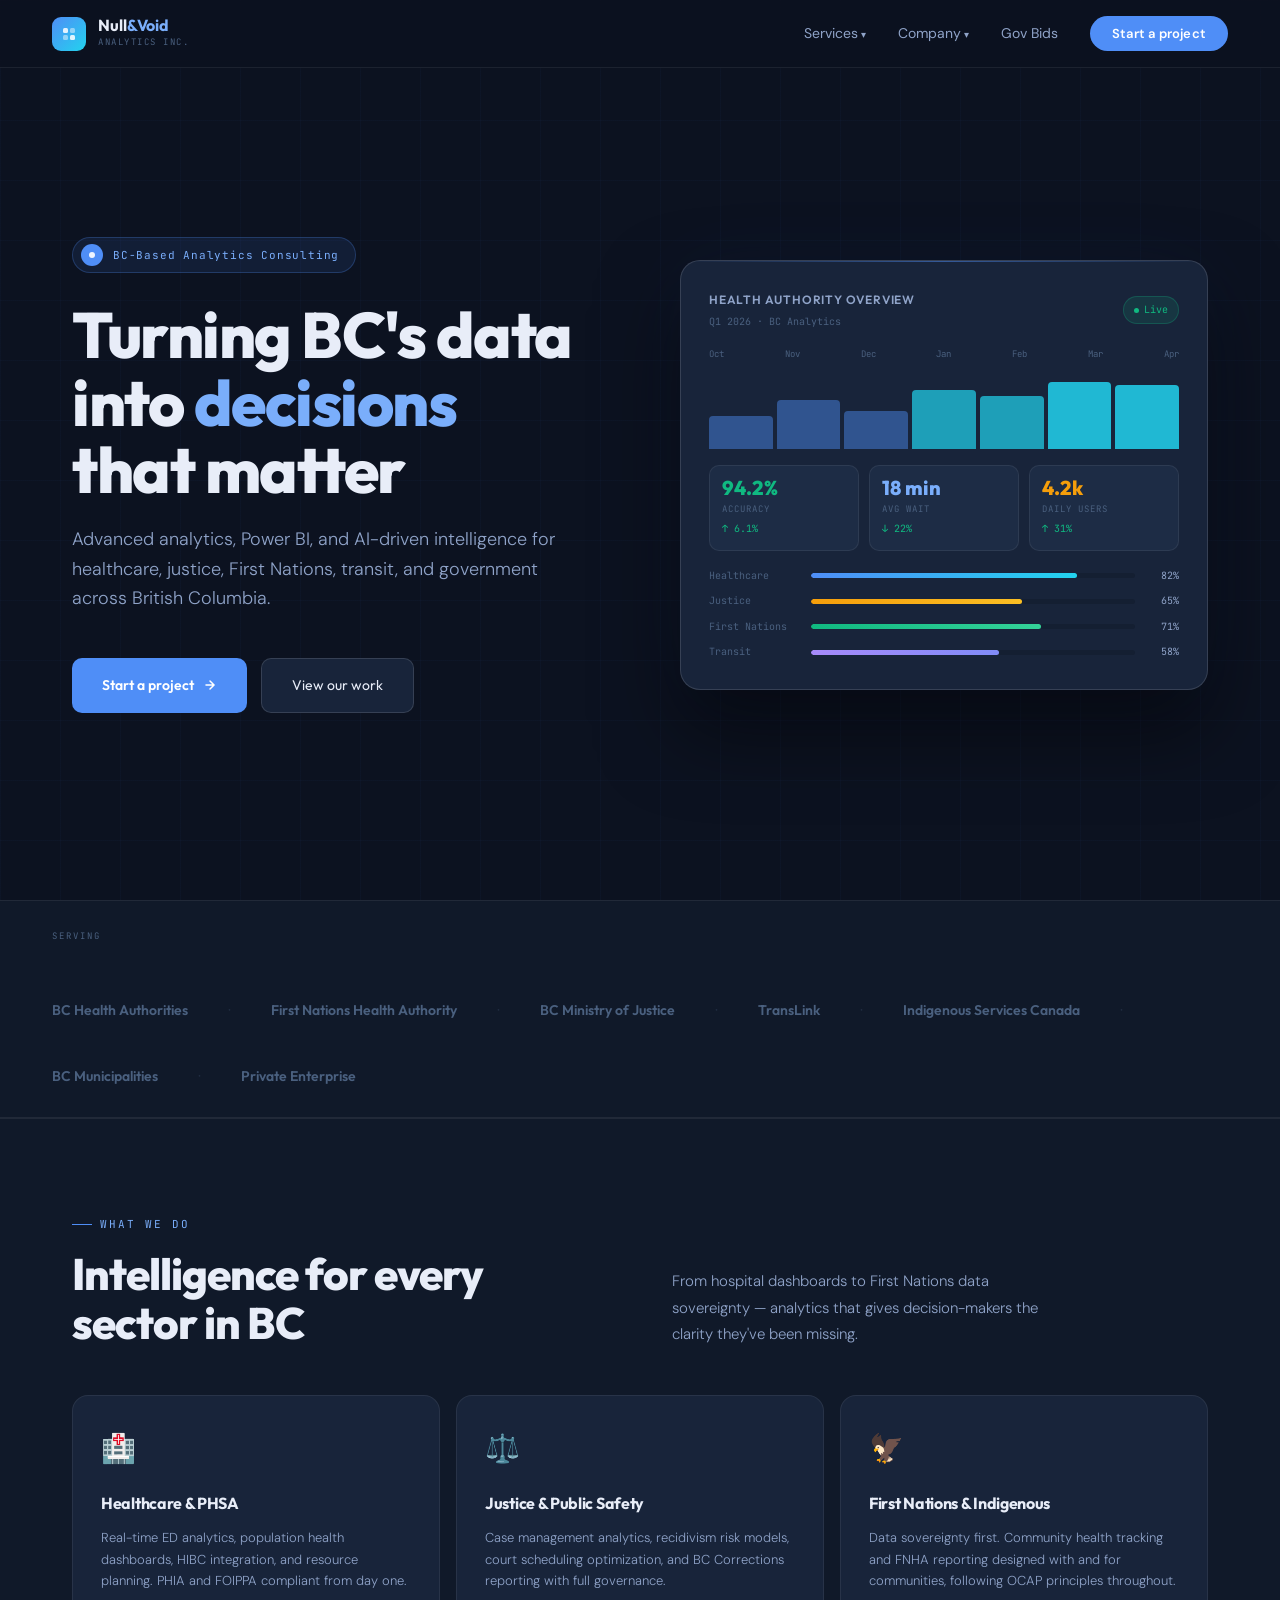
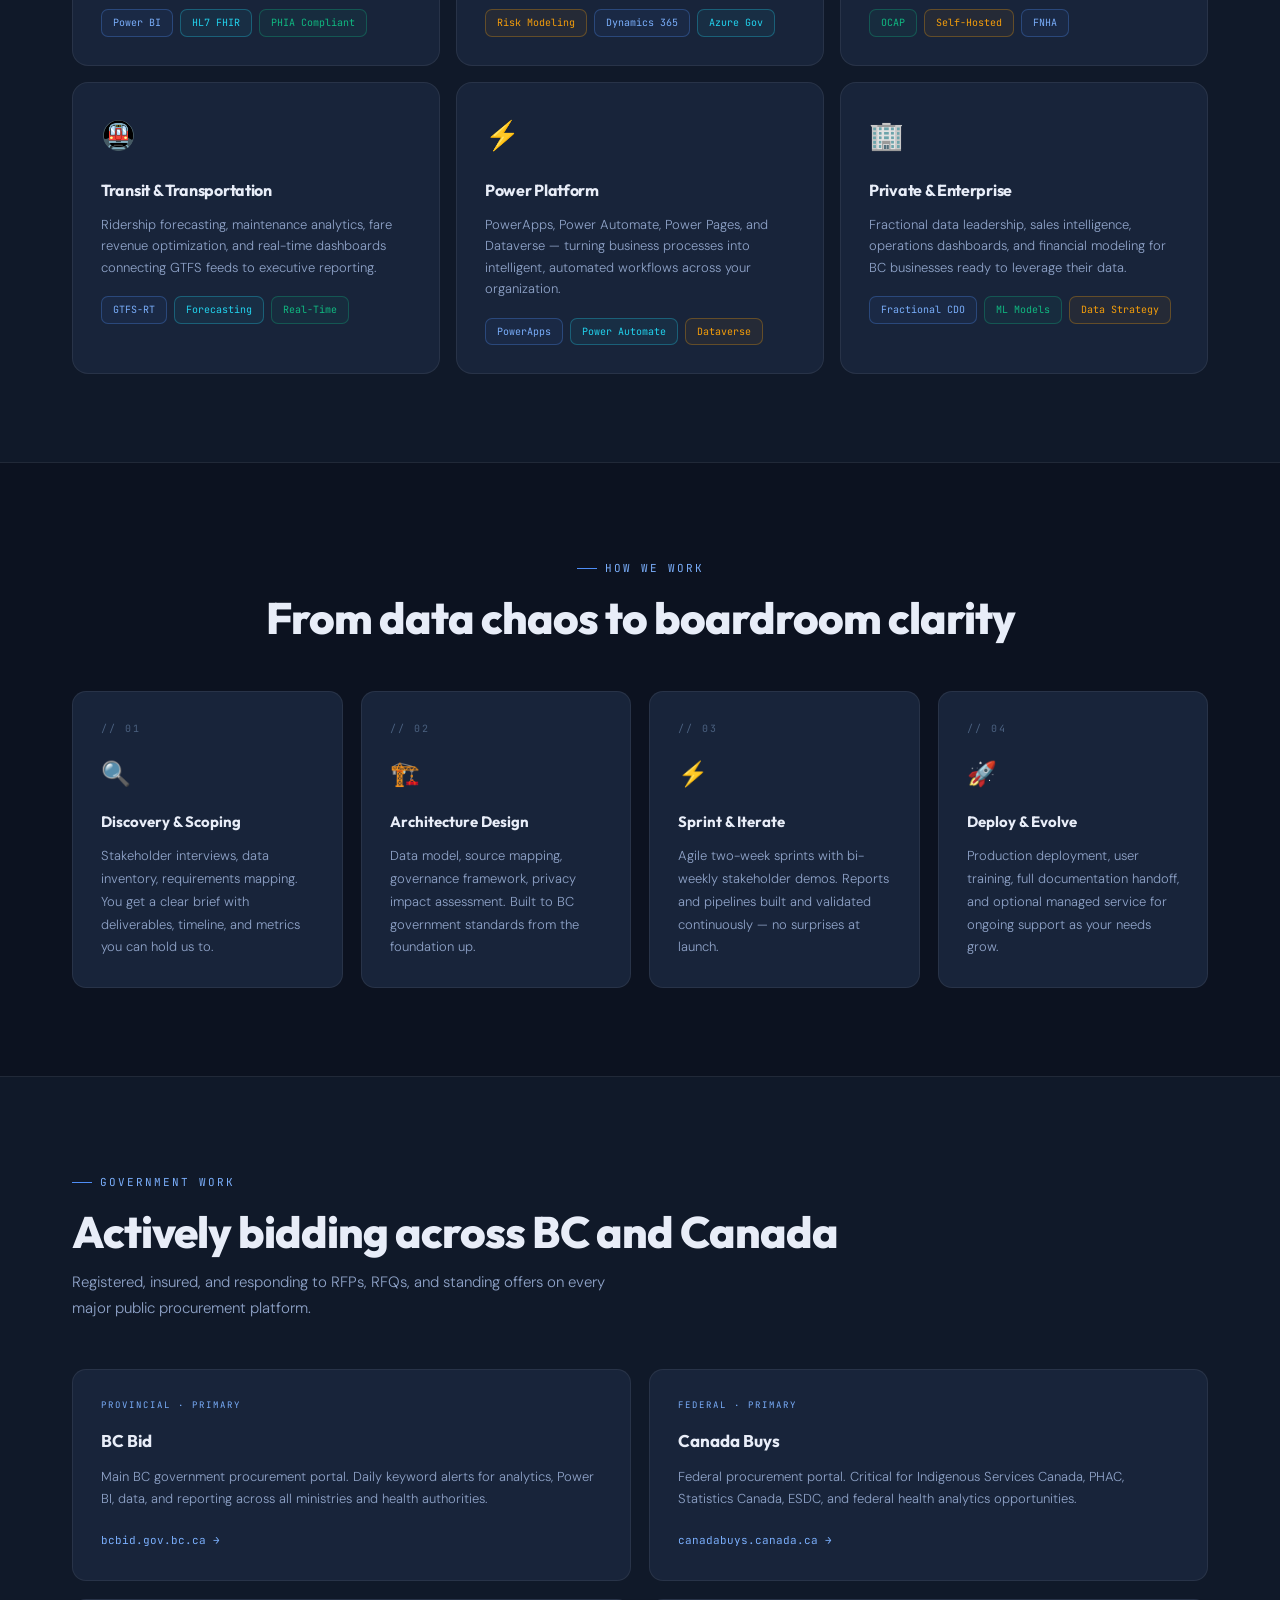
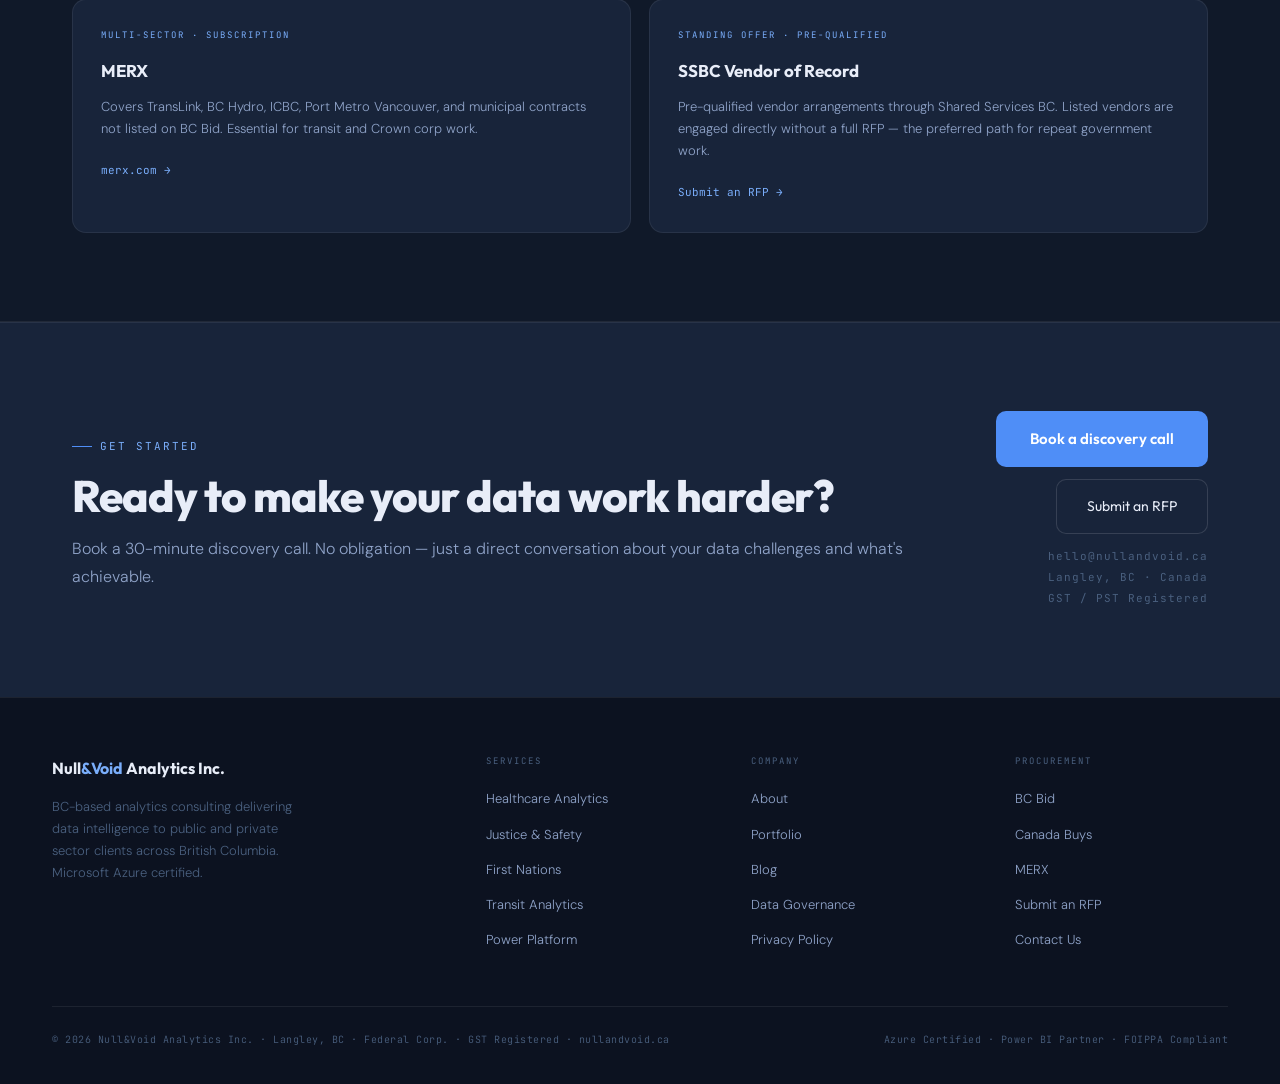
<file: index.html>
<!DOCTYPE html>
<html lang="en">
<head>
<meta charset="UTF-8">
<meta name="viewport" content="width=device-width, initial-scale=1.0">
<meta name="description" content="Null&Void Analytics Inc. — BC-based analytics consulting for healthcare, justice, First Nations, transit and government.">
<title>BC Data Intelligence | Null&amp;Void Analytics Inc.</title>
<link rel="preconnect" href="https://fonts.googleapis.com"><link href="https://fonts.googleapis.com/css2?family=Outfit:wght@300;400;500;600;700;800;900&family=DM+Sans:wght@300;400;500&family=JetBrains+Mono:wght@400;500&display=swap" rel="stylesheet">
<style>

*,*::before,*::after{box-sizing:border-box;margin:0;padding:0;}
:root{
  --navy:#0c1220;--navy2:#101929;--navy3:#141f32;
  --card:#18243a;--card2:#1d2c45;
  --border:rgba(255,255,255,0.07);--border2:rgba(255,255,255,0.13);
  --blue:#4f8ef7;--blue-light:#7aaefb;--blue-glow:rgba(79,142,247,0.14);
  --cyan:#22d3ee;--emerald:#10b981;--amber:#f59e0b;--red:#f87171;--purple:#a78bfa;
  --text:#e8edf8;--text2:#8fa3c8;--text3:#4a607f;
  --mono:'JetBrains Mono',monospace;
  --display:'Outfit',sans-serif;
  --body:'DM Sans',sans-serif;
}
html{scroll-behavior:smooth;}
body{background:var(--navy);color:var(--text);font-family:var(--body);font-size:15px;line-height:1.75;overflow-x:hidden;}
body::before{content:'';position:fixed;inset:0;background-image:linear-gradient(rgba(79,142,247,0.03) 1px,transparent 1px),linear-gradient(90deg,rgba(79,142,247,0.03) 1px,transparent 1px);background-size:60px 60px;pointer-events:none;z-index:0;}

/* NAV */
nav{position:fixed;top:0;left:0;right:0;z-index:200;height:68px;display:flex;align-items:center;padding:0 52px;justify-content:space-between;background:rgba(12,18,32,0.92);backdrop-filter:blur(24px);border-bottom:1px solid var(--border);}
.logo{display:flex;align-items:center;gap:12px;text-decoration:none;}
.logo-icon{width:34px;height:34px;border-radius:9px;background:linear-gradient(135deg,var(--blue),var(--cyan));display:grid;place-items:center;flex-shrink:0;}
.logo-name{font-family:var(--display);font-size:16px;font-weight:700;color:var(--text);line-height:1;}
.logo-name span{color:var(--blue-light);}
.logo-sub{font-family:var(--mono);font-size:9px;color:var(--text3);letter-spacing:1.5px;text-transform:uppercase;margin-top:2px;}
nav ul{list-style:none;display:flex;align-items:center;gap:32px;}
nav ul a{color:var(--text2);text-decoration:none;font-size:14px;font-weight:400;transition:color 0.2s;}
nav ul a:hover{color:var(--text);}
.nav-dropdown{position:relative;}
.nav-dropdown > a::after{content:' ▾';font-size:10px;}
.nav-dropdown-menu{display:none;position:absolute;top:100%;left:0;background:var(--card);border:1px solid var(--border2);border-radius:12px;padding:8px;min-width:220px;margin-top:8px;box-shadow:0 20px 60px rgba(0,0,0,0.4);}
.nav-dropdown:hover .nav-dropdown-menu{display:flex;flex-direction:column;gap:2px;}
.nav-dropdown-menu a{display:block;padding:9px 14px;color:var(--text2);text-decoration:none;font-size:13px;border-radius:8px;transition:all 0.15s;white-space:nowrap;}
.nav-dropdown-menu a:hover{background:var(--blue-glow);color:var(--blue-light);}
.nav-pill{background:var(--blue)!important;color:#fff!important;padding:9px 22px;border-radius:100px;font-weight:600!important;font-size:13px!important;transition:all 0.2s!important;letter-spacing:0.2px;}
.nav-pill:hover{transform:translateY(-1px);box-shadow:0 6px 24px rgba(79,142,247,0.4)!important;}

/* FOOTER */
footer{background:var(--navy);border-top:1px solid var(--border);padding:56px 52px 36px;position:relative;z-index:1;}
.footer-inner{max-width:1240px;margin:0 auto;}
.footer-grid{display:grid;grid-template-columns:1.8fr 1fr 1fr 1fr;gap:52px;margin-bottom:44px;}
.footer-logo-name{font-family:var(--display);font-size:16px;font-weight:700;color:var(--text);}
.footer-logo-name span{color:var(--blue-light);}
.footer-brand p{color:var(--text3);font-size:13px;line-height:1.7;font-weight:300;margin-top:14px;max-width:240px;}
.footer-col h5{font-family:var(--mono);font-size:9px;font-weight:400;letter-spacing:2px;text-transform:uppercase;color:var(--text3);margin-bottom:16px;}
.footer-col ul{list-style:none;}
.footer-col ul li{margin-bottom:9px;}
.footer-col ul li a{color:var(--text2);text-decoration:none;font-size:13px;font-weight:300;transition:color 0.2s;}
.footer-col ul li a:hover{color:var(--text);}
.footer-bottom{display:flex;justify-content:space-between;align-items:center;padding-top:24px;border-top:1px solid var(--border);font-size:12px;color:var(--text3);font-weight:300;}
.footer-bottom span{font-family:var(--mono);font-size:10px;letter-spacing:0.5px;}

/* COMMON COMPONENTS */
.section-wrap{max-width:1240px;margin:0 auto;padding:88px 52px;}
.page-hero{padding:140px 52px 72px;max-width:1240px;margin:0 auto;position:relative;z-index:1;}
.ph-kicker{display:inline-flex;align-items:center;gap:8px;font-family:var(--mono);font-size:11px;color:var(--blue-light);letter-spacing:2px;text-transform:uppercase;margin-bottom:18px;}
.ph-kicker::before{content:'';width:20px;height:1px;background:var(--blue);}
h1{font-family:var(--display);font-size:clamp(38px,5vw,64px);font-weight:800;line-height:1.05;letter-spacing:-1.5px;margin-bottom:22px;color:var(--text);}
h1 em{font-style:normal;color:var(--blue-light);}
h2{font-family:var(--display);font-size:clamp(28px,3.5vw,44px);font-weight:800;letter-spacing:-1px;line-height:1.1;color:var(--text);}
h3{font-family:var(--display);font-size:20px;font-weight:700;letter-spacing:-0.3px;color:var(--text);}
h4{font-family:var(--display);font-size:15px;font-weight:700;color:var(--text);}
p{color:var(--text2);line-height:1.75;font-weight:300;}
.lead{font-size:18px;color:var(--text2);line-height:1.7;font-weight:300;max-width:620px;}
.sec-kicker{display:inline-flex;align-items:center;gap:8px;font-family:var(--mono);font-size:11px;color:var(--blue-light);letter-spacing:2px;text-transform:uppercase;margin-bottom:16px;}
.sec-kicker::before{content:'';width:20px;height:1px;background:var(--blue);}
.card{background:var(--card);border:1px solid var(--border);border-radius:18px;padding:32px;transition:all 0.25s;}
.card:hover{border-color:var(--border2);transform:translateY(-3px);box-shadow:0 16px 48px rgba(0,0,0,0.25);}
.card h3{margin-bottom:12px;}
.card p{font-size:14px;margin-bottom:0;}
.card-grid-3{display:grid;grid-template-columns:repeat(3,1fr);gap:18px;}
.card-grid-2{display:grid;grid-template-columns:repeat(2,1fr);gap:18px;}
.tag-row{display:flex;flex-wrap:wrap;gap:7px;margin-top:18px;}
.tag{font-family:var(--mono);font-size:10px;padding:4px 11px;border-radius:7px;border:1px solid var(--border2);color:var(--text3);}
.tag.blue{border-color:rgba(79,142,247,0.3);color:var(--blue-light);background:rgba(79,142,247,0.06);}
.tag.cyan{border-color:rgba(34,211,238,0.3);color:var(--cyan);background:rgba(34,211,238,0.06);}
.tag.green{border-color:rgba(16,185,129,0.3);color:var(--emerald);background:rgba(16,185,129,0.06);}
.tag.amber{border-color:rgba(245,158,11,0.3);color:var(--amber);background:rgba(245,158,11,0.06);}
.btn-pri{background:var(--blue);color:#fff;padding:14px 30px;border-radius:10px;font-weight:600;font-size:14px;text-decoration:none;display:inline-flex;align-items:center;gap:9px;transition:all 0.22s;font-family:var(--display);border:none;cursor:pointer;}
.btn-pri:hover{transform:translateY(-2px);box-shadow:0 8px 32px rgba(79,142,247,0.38);}
.btn-sec{background:var(--card);color:var(--text);padding:14px 30px;border-radius:10px;font-weight:400;font-size:14px;text-decoration:none;display:inline-flex;align-items:center;gap:9px;border:1px solid var(--border2);transition:all 0.22s;font-family:var(--display);}
.btn-sec:hover{background:var(--card2);border-color:rgba(255,255,255,0.2);transform:translateY(-2px);}
.callout{border-radius:14px;padding:22px;margin:24px 0;display:flex;gap:14px;align-items:flex-start;}
.callout.blue{background:var(--blue-glow);border:1px solid rgba(79,142,247,0.2);}
.callout.green{background:rgba(16,185,129,0.07);border:1px solid rgba(16,185,129,0.2);}
.callout.amber{background:rgba(245,158,11,0.07);border:1px solid rgba(245,158,11,0.2);}
.callout-icon{font-size:20px;flex-shrink:0;}
.callout h4{font-size:13px;text-transform:uppercase;letter-spacing:0.5px;margin-bottom:6px;}
.callout.blue h4{color:var(--blue-light);}
.callout.green h4{color:var(--emerald);}
.callout.amber h4{color:var(--amber);}
.callout p{font-size:14px;margin-bottom:0;}
.stat-grid{display:grid;grid-template-columns:repeat(4,1fr);gap:18px;margin:40px 0;}
.stat-card{background:var(--card);border:1px solid var(--border);border-radius:14px;padding:24px;text-align:center;}
.stat-num{font-family:var(--display);font-size:36px;font-weight:800;letter-spacing:-1px;color:var(--blue-light);line-height:1;margin-bottom:8px;}
.stat-label{font-size:13px;color:var(--text3);}
.divider{height:1px;background:var(--border);margin:56px 0;}
.cta-band{background:var(--card);border-top:1px solid var(--border);padding:72px 52px;text-align:center;position:relative;z-index:1;}
.cta-band h2{margin-bottom:16px;}
.cta-band p{max-width:520px;margin:0 auto 36px;font-size:16px;}
.cta-buttons{display:flex;gap:14px;justify-content:center;flex-wrap:wrap;}
.reveal{opacity:0;transform:translateY(20px);transition:opacity 0.6s ease,transform 0.6s ease;}
.reveal.in{opacity:1;transform:none;}
.two-col{display:grid;grid-template-columns:1fr 1fr;gap:64px;align-items:start;}
.process-steps{display:flex;flex-direction:column;gap:0;border-left:2px solid var(--border);padding-left:0;margin:32px 0;}
.step{display:flex;gap:24px;padding:0 0 32px 32px;position:relative;}
.step:last-child{padding-bottom:0;}
.step::before{content:'';position:absolute;left:-7px;top:4px;width:12px;height:12px;border-radius:50%;background:var(--blue);border:2px solid var(--navy);}
.step-num{font-family:var(--mono);font-size:9px;color:var(--text3);letter-spacing:2px;text-transform:uppercase;margin-bottom:6px;display:block;}
.step h4{margin-bottom:8px;}
.step p{font-size:14px;}
@media(max-width:1024px){.footer-grid{grid-template-columns:1fr 1fr;gap:36px;}.card-grid-3{grid-template-columns:repeat(2,1fr);}.stat-grid{grid-template-columns:repeat(2,1fr);}.two-col{grid-template-columns:1fr;gap:40px;}}
@media(max-width:768px){nav{padding:0 20px;}nav ul{display:none;}.page-hero,.section-wrap{padding-left:20px;padding-right:20px;}.card-grid-3,.card-grid-2{grid-template-columns:1fr;}footer{padding:40px 20px 24px;}.footer-grid{grid-template-columns:1fr;gap:28px;}.cta-band{padding:52px 20px;}}


.hero{min-height:100vh;display:grid;grid-template-columns:1fr 1fr;align-items:center;gap:80px;padding:130px 52px 80px;max-width:1240px;margin:0 auto;position:relative;z-index:1;}
.eyebrow{display:inline-flex;align-items:center;gap:10px;background:rgba(79,142,247,0.1);border:1px solid rgba(79,142,247,0.25);border-radius:100px;padding:6px 16px 6px 8px;margin-bottom:28px;}
.eyebrow-dot{width:22px;height:22px;border-radius:50%;background:var(--blue);display:grid;place-items:center;}
.eyebrow span{font-family:var(--mono);font-size:11px;color:var(--blue-light);letter-spacing:0.8px;}
.hero-desc{font-size:18px;color:var(--text2);line-height:1.65;max-width:520px;margin-bottom:44px;font-weight:300;}
.hero-cta{display:flex;gap:14px;flex-wrap:wrap;}
.dash-card{background:var(--card);border:1px solid var(--border2);border-radius:20px;padding:28px;box-shadow:0 40px 80px rgba(0,0,0,0.5),0 0 80px rgba(79,142,247,0.06);position:relative;overflow:hidden;}
.dash-card::before{content:'';position:absolute;top:0;left:0;right:0;height:1px;background:linear-gradient(90deg,transparent,var(--blue),transparent);opacity:0.5;}
.dash-title{font-family:var(--display);font-size:12px;font-weight:600;color:var(--text2);text-transform:uppercase;letter-spacing:0.8px;}
.dash-badge{background:rgba(16,185,129,0.12);border:1px solid rgba(16,185,129,0.25);color:var(--emerald);font-family:var(--mono);font-size:10px;padding:4px 10px;border-radius:100px;display:flex;align-items:center;gap:5px;}
.live-dot{width:5px;height:5px;border-radius:50%;background:var(--emerald);animation:pulse 2s ease-in-out infinite;}
@keyframes pulse{0%,100%{opacity:1;}50%{opacity:0.4;}}
.kpi-strip{display:grid;grid-template-columns:1fr 1fr 1fr;gap:10px;margin:16px 0;}
.kpi{background:var(--card2);border:1px solid var(--border);border-radius:10px;padding:12px;}
.kpi-val{font-family:var(--display);font-size:20px;font-weight:800;line-height:1;margin-bottom:4px;}
.kpi-label{font-family:var(--mono);font-size:9px;color:var(--text3);letter-spacing:1px;text-transform:uppercase;}
.kpi-delta{font-family:var(--mono);font-size:10px;margin-top:3px;}
.chart-bars{display:flex;align-items:flex-end;gap:4px;height:72px;margin:14px 0 6px;}
.bar{flex:1;border-radius:4px 4px 0 0;min-height:6px;}
.bar-labels{display:flex;justify-content:space-between;font-family:var(--mono);font-size:9px;color:var(--text3);}
.sector-rows{display:flex;flex-direction:column;gap:8px;margin-top:14px;}
.sector-row{display:flex;align-items:center;gap:12px;}
.sector-name{font-family:var(--mono);font-size:10px;color:var(--text3);width:90px;flex-shrink:0;}
.sector-bar-bg{flex:1;height:5px;background:var(--navy3);border-radius:100px;overflow:hidden;}
.sector-bar-fill{height:100%;border-radius:100px;}
.sector-pct{font-family:var(--mono);font-size:10px;color:var(--text2);width:32px;text-align:right;}
.trust-strip{padding:28px 52px;border-top:1px solid var(--border);border-bottom:1px solid var(--border);background:var(--navy2);display:flex;align-items:center;gap:52px;flex-wrap:wrap;position:relative;z-index:1;}
.trust-label{font-family:var(--mono);font-size:9px;color:var(--text3);letter-spacing:2px;text-transform:uppercase;white-space:nowrap;flex-shrink:0;}
.trust-items{display:flex;align-items:center;gap:40px;flex-wrap:wrap;}
.trust-item{font-family:var(--display);font-size:14px;font-weight:600;color:var(--text3);}
.trust-sep{color:var(--text3);opacity:0.3;}
.services-bg{background:var(--navy2);border-top:1px solid var(--border);border-bottom:1px solid var(--border);}
.sector-grid{display:grid;grid-template-columns:repeat(3,1fr);gap:16px;margin-top:48px;}
.sector-card{background:var(--card);border:1px solid var(--border);border-radius:16px;padding:28px;transition:all 0.25s;text-decoration:none;display:block;}
.sector-card:hover{border-color:rgba(79,142,247,0.35);transform:translateY(-4px);box-shadow:0 16px 48px rgba(0,0,0,0.25);}
.sector-icon{font-size:28px;margin-bottom:16px;display:block;}
.sector-card h3{font-size:16px;margin-bottom:10px;}
.sector-card p{font-size:13px;line-height:1.65;margin-bottom:14px;}
.services-header{display:grid;grid-template-columns:1fr 1fr;gap:64px;align-items:end;}
.process-bg{background:var(--navy);}
.process-grid{display:grid;grid-template-columns:repeat(4,1fr);gap:18px;margin-top:48px;}
.process-card{background:var(--card);border:1px solid var(--border);border-radius:14px;padding:28px;}
.process-card:hover{border-color:var(--border2);}
.proc-num{font-family:var(--mono);font-size:10px;color:var(--text3);letter-spacing:2px;margin-bottom:16px;display:block;}
.proc-icon{font-size:24px;margin-bottom:14px;display:block;}
.process-card h4{margin-bottom:10px;}
.process-card p{font-size:13px;}
.bid-grid{display:grid;grid-template-columns:repeat(2,1fr);gap:18px;margin-top:48px;}
.bid-card{background:var(--card);border:1px solid var(--border);border-radius:14px;padding:28px;transition:all 0.22s;}
.bid-card:hover{border-color:rgba(79,142,247,0.3);transform:translateY(-3px);}
.bid-tag{font-family:var(--mono);font-size:9px;letter-spacing:2px;text-transform:uppercase;color:var(--blue-light);margin-bottom:12px;display:block;}
.bid-card h4{font-family:var(--display);font-size:17px;font-weight:700;margin-bottom:10px;}
.bid-card p{font-size:13px;line-height:1.7;margin-bottom:16px;}
.bid-link{font-family:var(--mono);font-size:11px;color:var(--blue-light);text-decoration:none;display:inline-flex;align-items:center;gap:6px;}
.cta-inner{max-width:1240px;margin:0 auto;padding:88px 52px;display:grid;grid-template-columns:1fr auto;gap:60px;align-items:center;}
.contact-info{font-family:var(--mono);font-size:11px;color:var(--text3);letter-spacing:1px;text-align:right;line-height:1.9;}
.gov-bg{background:var(--navy2);border-top:1px solid var(--border);border-bottom:1px solid var(--border);}
@media(max-width:1024px){.hero{grid-template-columns:1fr;padding:110px 24px 60px;}.hero-right{display:none;}.cta-inner{grid-template-columns:1fr;}.contact-info{text-align:left;}.sector-grid{grid-template-columns:repeat(2,1fr);}.process-grid{grid-template-columns:repeat(2,1fr);}.bid-grid{grid-template-columns:1fr;}.services-header{grid-template-columns:1fr;gap:24px;}}
@media(max-width:768px){.trust-strip{padding:20px;gap:20px;}.sector-grid{grid-template-columns:1fr;}.process-grid{grid-template-columns:1fr;}}

</style>
</head>
<body>
<nav>
  <a href="index.html" class="logo">
    <div class="logo-icon"><svg width="16" height="16" viewBox="0 0 16 16" fill="none"><rect x="2" y="2" width="5" height="5" rx="1.5" fill="rgba(255,255,255,0.85)"/><rect x="9" y="2" width="5" height="5" rx="1.5" fill="rgba(255,255,255,0.45)"/><rect x="2" y="9" width="5" height="5" rx="1.5" fill="rgba(255,255,255,0.45)"/><rect x="9" y="9" width="5" height="5" rx="1.5" fill="rgba(255,255,255,0.85)"/></svg></div>
    <div><div class="logo-name">Null<span>&amp;Void</span></div><div class="logo-sub">Analytics Inc.</div></div>
  </a>
  <ul>
    <li class="nav-dropdown"><a href="index.html#services">Services</a>
      <div class="nav-dropdown-menu">
        <a href="healthcare.html">🏥 Healthcare Analytics</a>
        <a href="justice.html">⚖️ Justice &amp; Safety</a>
        <a href="first-nations.html">🦅 First Nations</a>
        <a href="transit.html">🚇 Transit Analytics</a>
        <a href="power-platform.html">⚡ Power Platform</a>
      </div>
    </li>
    <li class="nav-dropdown"><a href="about.html">Company</a>
      <div class="nav-dropdown-menu">
        <a href="about.html">About Us</a>
        <a href="portfolio.html">Portfolio</a>
        <a href="blog.html">Blog</a>
        <a href="data-governance.html">Data Governance</a>
        <a href="privacy-policy.html">Privacy Policy</a>
      </div>
    </li>
    <li><a href="index.html#government">Gov Bids</a></li>
    <li><a href="mailto:hello@nullandvoid.ca" class="nav-pill">Start a project</a></li>
  </ul>
</nav>

<!-- HERO -->
<div style="position:relative;z-index:1;">
<div class="hero">
  <div>
    <div class="eyebrow">
      <div class="eyebrow-dot"><svg viewBox="0 0 10 10" fill="none" width="10" height="10"><circle cx="5" cy="5" r="3" fill="white" opacity="0.9"/></svg></div>
      <span>BC-Based Analytics Consulting</span>
    </div>
    <h1>Turning BC's data<br>into <em>decisions</em><br>that matter</h1>
    <p class="hero-desc">Advanced analytics, Power BI, and AI-driven intelligence for healthcare, justice, First Nations, transit, and government across British Columbia.</p>
    <div class="hero-cta">
      <a href="mailto:hello@nullandvoid.ca" class="btn-pri">Start a project <svg width="14" height="14" viewBox="0 0 14 14" fill="none"><path d="M3 7h8M7 3l4 4-4 4" stroke="white" stroke-width="1.5" stroke-linecap="round"/></svg></a>
      <a href="portfolio.html" class="btn-sec">View our work</a>
    </div>
  </div>
  <div class="hero-right">
    <div class="dash-card">
      <div style="display:flex;justify-content:space-between;align-items:center;margin-bottom:16px;">
        <div><div class="dash-title">Health Authority Overview</div><div style="font-family:var(--mono);font-size:10px;color:var(--text3);margin-top:3px;">Q1 2026 · BC Analytics</div></div>
        <div class="dash-badge"><span class="live-dot"></span>Live</div>
      </div>
      <div class="bar-labels" style="margin-bottom:6px;"><span>Oct</span><span>Nov</span><span>Dec</span><span>Jan</span><span>Feb</span><span>Mar</span><span>Apr</span></div>
      <div class="chart-bars">
        <div class="bar" style="height:45%;background:rgba(79,142,247,0.45);"></div>
        <div class="bar" style="height:68%;background:rgba(79,142,247,0.45);"></div>
        <div class="bar" style="height:52%;background:rgba(79,142,247,0.45);"></div>
        <div class="bar" style="height:81%;background:var(--cyan);opacity:0.7;"></div>
        <div class="bar" style="height:73%;background:var(--cyan);opacity:0.7;"></div>
        <div class="bar" style="height:92%;background:var(--cyan);opacity:0.85;"></div>
        <div class="bar" style="height:88%;background:var(--cyan);opacity:0.85;"></div>
      </div>
      <div class="kpi-strip">
        <div class="kpi"><div class="kpi-val" style="color:var(--emerald);">94.2%</div><div class="kpi-label">Accuracy</div><div class="kpi-delta" style="color:var(--emerald);">↑ 6.1%</div></div>
        <div class="kpi"><div class="kpi-val" style="color:var(--blue-light);">18 min</div><div class="kpi-label">Avg Wait</div><div class="kpi-delta" style="color:var(--emerald);">↓ 22%</div></div>
        <div class="kpi"><div class="kpi-val" style="color:var(--amber);">4.2k</div><div class="kpi-label">Daily Users</div><div class="kpi-delta" style="color:var(--emerald);">↑ 31%</div></div>
      </div>
      <div class="sector-rows">
        <div class="sector-row"><span class="sector-name">Healthcare</span><div class="sector-bar-bg"><div class="sector-bar-fill" style="width:82%;background:linear-gradient(90deg,var(--blue),var(--cyan));"></div></div><span class="sector-pct">82%</span></div>
        <div class="sector-row"><span class="sector-name">Justice</span><div class="sector-bar-bg"><div class="sector-bar-fill" style="width:65%;background:linear-gradient(90deg,var(--amber),#fbbf24);"></div></div><span class="sector-pct">65%</span></div>
        <div class="sector-row"><span class="sector-name">First Nations</span><div class="sector-bar-bg"><div class="sector-bar-fill" style="width:71%;background:linear-gradient(90deg,var(--emerald),#34d399);"></div></div><span class="sector-pct">71%</span></div>
        <div class="sector-row"><span class="sector-name">Transit</span><div class="sector-bar-bg"><div class="sector-bar-fill" style="width:58%;background:linear-gradient(90deg,var(--purple),#818cf8);"></div></div><span class="sector-pct">58%</span></div>
      </div>
    </div>
  </div>
</div>
</div>

<!-- TRUST STRIP -->
<div class="trust-strip">
  <span class="trust-label">Serving</span>
  <div class="trust-items">
    <span class="trust-item">BC Health Authorities</span><span class="trust-sep">·</span>
    <span class="trust-item">First Nations Health Authority</span><span class="trust-sep">·</span>
    <span class="trust-item">BC Ministry of Justice</span><span class="trust-sep">·</span>
    <span class="trust-item">TransLink</span><span class="trust-sep">·</span>
    <span class="trust-item">Indigenous Services Canada</span><span class="trust-sep">·</span>
    <span class="trust-item">BC Municipalities</span><span class="trust-sep">·</span>
    <span class="trust-item">Private Enterprise</span>
  </div>
</div>

<!-- SERVICES -->
<section id="services" class="services-bg">
<div class="section-wrap">
  <div class="services-header reveal">
    <div><div class="sec-kicker">What we do</div><h2>Intelligence for every sector in BC</h2></div>
    <p style="max-width:380px;font-size:15px;">From hospital dashboards to First Nations data sovereignty — analytics that gives decision-makers the clarity they've been missing.</p>
  </div>
  <div class="sector-grid reveal">
    <a href="healthcare.html" class="sector-card"><span class="sector-icon">🏥</span><h3>Healthcare &amp; PHSA</h3><p>Real-time ED analytics, population health dashboards, HIBC integration, and resource planning. PHIA and FOIPPA compliant from day one.</p><div class="tag-row"><span class="tag blue">Power BI</span><span class="tag cyan">HL7 FHIR</span><span class="tag green">PHIA Compliant</span></div></a>
    <a href="justice.html" class="sector-card"><span class="sector-icon">⚖️</span><h3>Justice &amp; Public Safety</h3><p>Case management analytics, recidivism risk models, court scheduling optimization, and BC Corrections reporting with full governance.</p><div class="tag-row"><span class="tag amber">Risk Modeling</span><span class="tag blue">Dynamics 365</span><span class="tag cyan">Azure Gov</span></div></a>
    <a href="first-nations.html" class="sector-card"><span class="sector-icon">🦅</span><h3>First Nations &amp; Indigenous</h3><p>Data sovereignty first. Community health tracking and FNHA reporting designed with and for communities, following OCAP principles throughout.</p><div class="tag-row"><span class="tag green">OCAP</span><span class="tag amber">Self-Hosted</span><span class="tag blue">FNHA</span></div></a>
    <a href="transit.html" class="sector-card"><span class="sector-icon">🚇</span><h3>Transit &amp; Transportation</h3><p>Ridership forecasting, maintenance analytics, fare revenue optimization, and real-time dashboards connecting GTFS feeds to executive reporting.</p><div class="tag-row"><span class="tag blue">GTFS-RT</span><span class="tag cyan">Forecasting</span><span class="tag green">Real-Time</span></div></a>
    <a href="power-platform.html" class="sector-card"><span class="sector-icon">⚡</span><h3>Power Platform</h3><p>PowerApps, Power Automate, Power Pages, and Dataverse — turning business processes into intelligent, automated workflows across your organization.</p><div class="tag-row"><span class="tag blue">PowerApps</span><span class="tag cyan">Power Automate</span><span class="tag amber">Dataverse</span></div></a>
    <a href="portfolio.html" class="sector-card"><span class="sector-icon">🏢</span><h3>Private &amp; Enterprise</h3><p>Fractional data leadership, sales intelligence, operations dashboards, and financial modeling for BC businesses ready to leverage their data.</p><div class="tag-row"><span class="tag blue">Fractional CDO</span><span class="tag green">ML Models</span><span class="tag amber">Data Strategy</span></div></a>
  </div>
</div>
</section>

<!-- PROCESS -->
<section id="process" class="process-bg">
<div class="section-wrap">
  <div class="reveal" style="text-align:center;margin-bottom:8px;">
    <div class="sec-kicker" style="justify-content:center;">How we work</div>
    <h2>From data chaos to boardroom clarity</h2>
  </div>
  <div class="process-grid reveal">
    <div class="process-card"><span class="proc-num">// 01</span><span class="proc-icon">🔍</span><h4>Discovery &amp; Scoping</h4><p>Stakeholder interviews, data inventory, requirements mapping. You get a clear brief with deliverables, timeline, and metrics you can hold us to.</p></div>
    <div class="process-card"><span class="proc-num">// 02</span><span class="proc-icon">🏗️</span><h4>Architecture Design</h4><p>Data model, source mapping, governance framework, privacy impact assessment. Built to BC government standards from the foundation up.</p></div>
    <div class="process-card"><span class="proc-num">// 03</span><span class="proc-icon">⚡</span><h4>Sprint &amp; Iterate</h4><p>Agile two-week sprints with bi-weekly stakeholder demos. Reports and pipelines built and validated continuously — no surprises at launch.</p></div>
    <div class="process-card"><span class="proc-num">// 04</span><span class="proc-icon">🚀</span><h4>Deploy &amp; Evolve</h4><p>Production deployment, user training, full documentation handoff, and optional managed service for ongoing support as your needs grow.</p></div>
  </div>
</div>
</section>

<!-- GOVERNMENT BIDS -->
<section id="government" class="gov-bg">
<div class="section-wrap">
  <div class="reveal"><div class="sec-kicker">Government work</div><h2>Actively bidding across BC and Canada</h2><p style="max-width:540px;margin-top:12px;">Registered, insured, and responding to RFPs, RFQs, and standing offers on every major public procurement platform.</p></div>
  <div class="bid-grid reveal">
    <div class="bid-card"><span class="bid-tag">Provincial · Primary</span><h4>BC Bid</h4><p>Main BC government procurement portal. Daily keyword alerts for analytics, Power BI, data, and reporting across all ministries and health authorities.</p><a href="https://bcbid.gov.bc.ca" target="_blank" class="bid-link">bcbid.gov.bc.ca →</a></div>
    <div class="bid-card"><span class="bid-tag">Federal · Primary</span><h4>Canada Buys</h4><p>Federal procurement portal. Critical for Indigenous Services Canada, PHAC, Statistics Canada, ESDC, and federal health analytics opportunities.</p><a href="https://canadabuys.canada.ca" target="_blank" class="bid-link">canadabuys.canada.ca →</a></div>
    <div class="bid-card"><span class="bid-tag">Multi-Sector · Subscription</span><h4>MERX</h4><p>Covers TransLink, BC Hydro, ICBC, Port Metro Vancouver, and municipal contracts not listed on BC Bid. Essential for transit and Crown corp work.</p><a href="https://merx.com" target="_blank" class="bid-link">merx.com →</a></div>
    <div class="bid-card"><span class="bid-tag">Standing Offer · Pre-Qualified</span><h4>SSBC Vendor of Record</h4><p>Pre-qualified vendor arrangements through Shared Services BC. Listed vendors are engaged directly without a full RFP — the preferred path for repeat government work.</p><a href="mailto:rfp@nullandvoid.ca" class="bid-link">Submit an RFP →</a></div>
  </div>
</div>
</section>

<!-- CTA -->
<section id="contact" style="background:var(--card);border-top:1px solid var(--border);">
<div class="cta-inner reveal">
  <div>
    <div class="sec-kicker">Get started</div>
    <h2>Ready to make your data work harder?</h2>
    <p style="margin-top:14px;font-size:16px;">Book a 30-minute discovery call. No obligation — just a direct conversation about your data challenges and what's achievable.</p>
  </div>
  <div>
    <div style="display:flex;flex-direction:column;gap:12px;align-items:flex-end;">
      <a href="mailto:hello@nullandvoid.ca" class="btn-pri" style="font-size:15px;padding:15px 34px;">Book a discovery call</a>
      <a href="mailto:rfp@nullandvoid.ca" class="btn-sec">Submit an RFP</a>
      <div class="contact-info">hello@nullandvoid.ca<br>Langley, BC · Canada<br>GST / PST Registered</div>
    </div>
  </div>
</div>
</section>
<script>
(function(){var s=document.createElement('style');s.textContent='.hero h1,.hero .eyebrow,.hero .hero-desc,.hero .hero-cta{opacity:1!important;transform:none!important;}';document.head.appendChild(s);})();
</script>

<footer>
<div class="footer-inner">
  <div class="footer-grid">
    <div class="footer-brand">
      <div class="footer-logo-name">Null<span>&amp;Void</span> Analytics Inc.</div>
      <p>BC-based analytics consulting delivering data intelligence to public and private sector clients across British Columbia. Microsoft Azure certified.</p>
    </div>
    <div class="footer-col"><h5>Services</h5><ul>
      <li><a href="healthcare.html">Healthcare Analytics</a></li>
      <li><a href="justice.html">Justice &amp; Safety</a></li>
      <li><a href="first-nations.html">First Nations</a></li>
      <li><a href="transit.html">Transit Analytics</a></li>
      <li><a href="power-platform.html">Power Platform</a></li>
    </ul></div>
    <div class="footer-col"><h5>Company</h5><ul>
      <li><a href="about.html">About</a></li>
      <li><a href="portfolio.html">Portfolio</a></li>
      <li><a href="blog.html">Blog</a></li>
      <li><a href="data-governance.html">Data Governance</a></li>
      <li><a href="privacy-policy.html">Privacy Policy</a></li>
    </ul></div>
    <div class="footer-col"><h5>Procurement</h5><ul>
      <li><a href="https://bcbid.gov.bc.ca" target="_blank">BC Bid</a></li>
      <li><a href="https://canadabuys.canada.ca" target="_blank">Canada Buys</a></li>
      <li><a href="https://merx.com" target="_blank">MERX</a></li>
      <li><a href="mailto:rfp@nullandvoid.ca">Submit an RFP</a></li>
      <li><a href="mailto:hello@nullandvoid.ca">Contact Us</a></li>
    </ul></div>
  </div>
  <div class="footer-bottom">
    <span>© 2026 Null&amp;Void Analytics Inc. · Langley, BC · Federal Corp. · GST Registered · nullandvoid.ca</span>
    <span>Azure Certified · Power BI Partner · FOIPPA Compliant</span>
  </div>
</div>
</footer>
<script>
var obs=new IntersectionObserver(function(e){e.forEach(function(e){if(e.isIntersecting)e.target.classList.add('in')})},{threshold:0.08});
document.querySelectorAll('.reveal').forEach(function(el){obs.observe(el);});
</script>
</body>
</html>
</file>
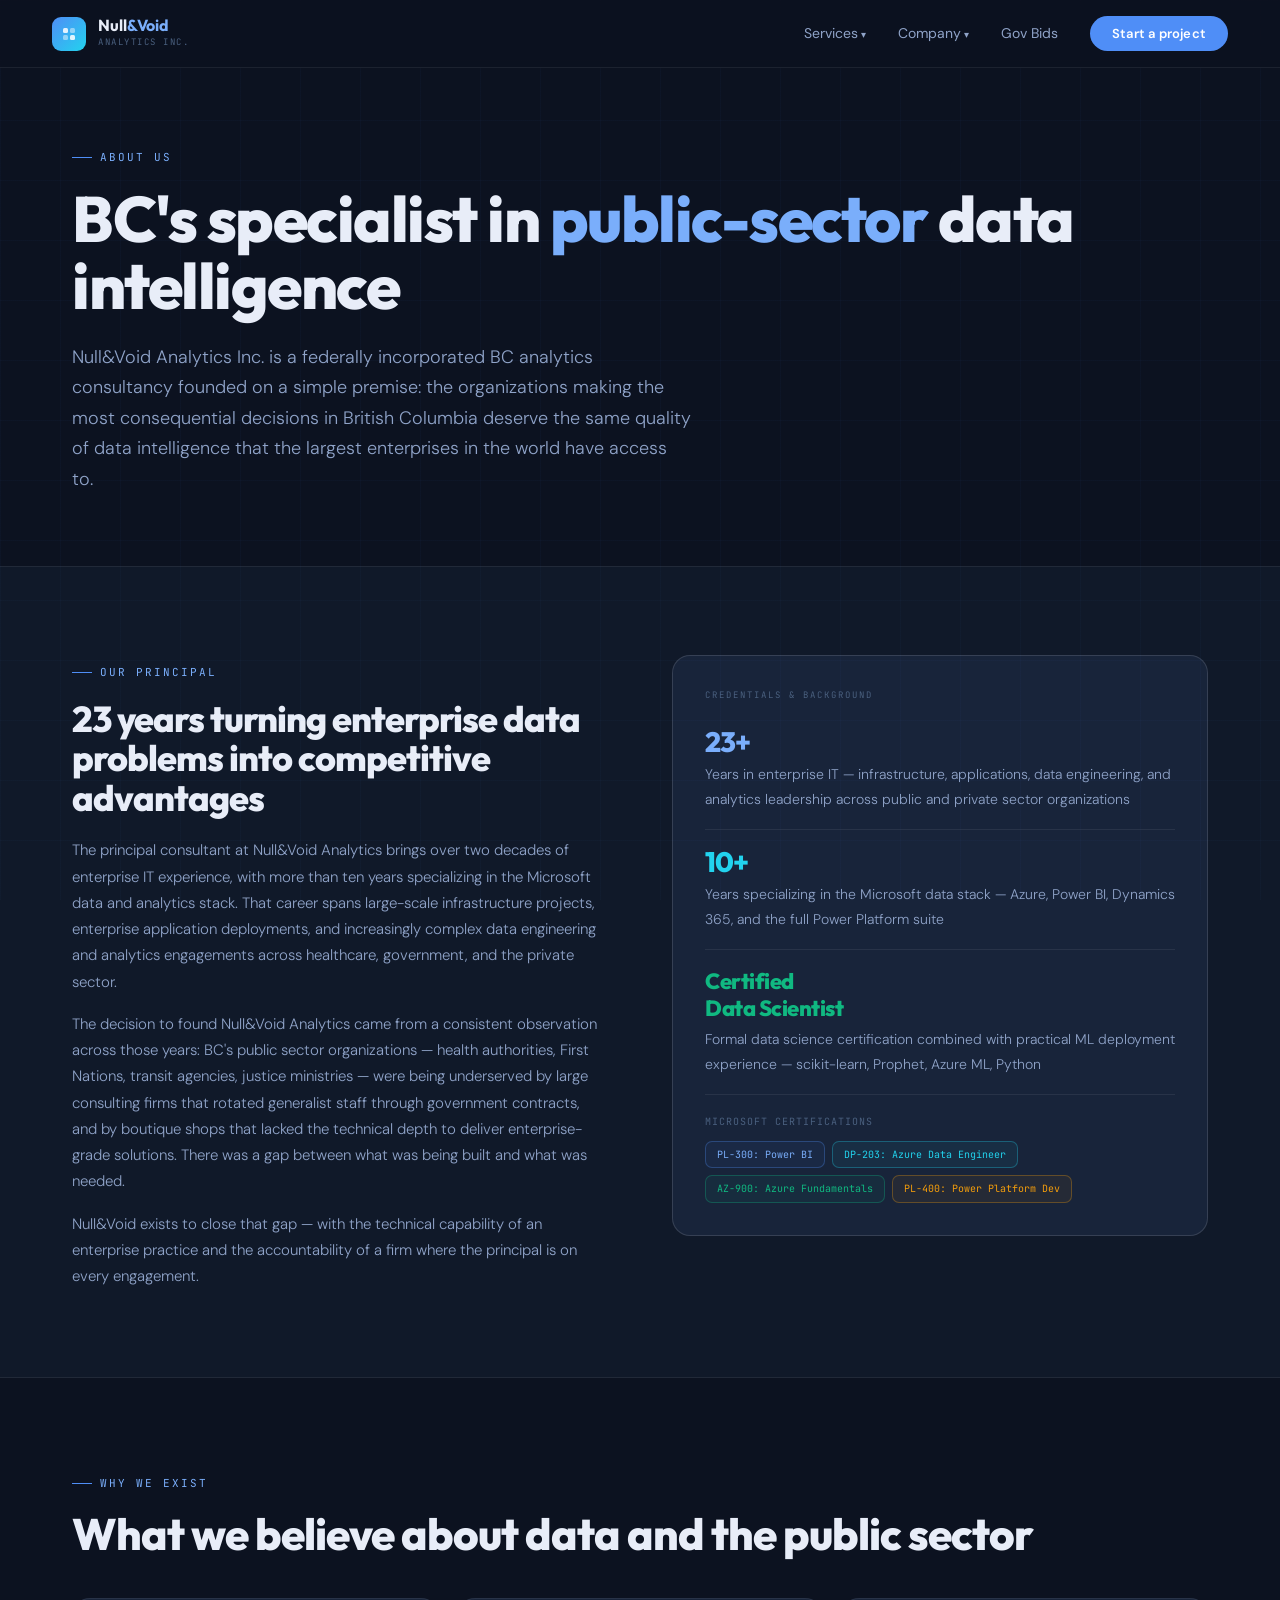
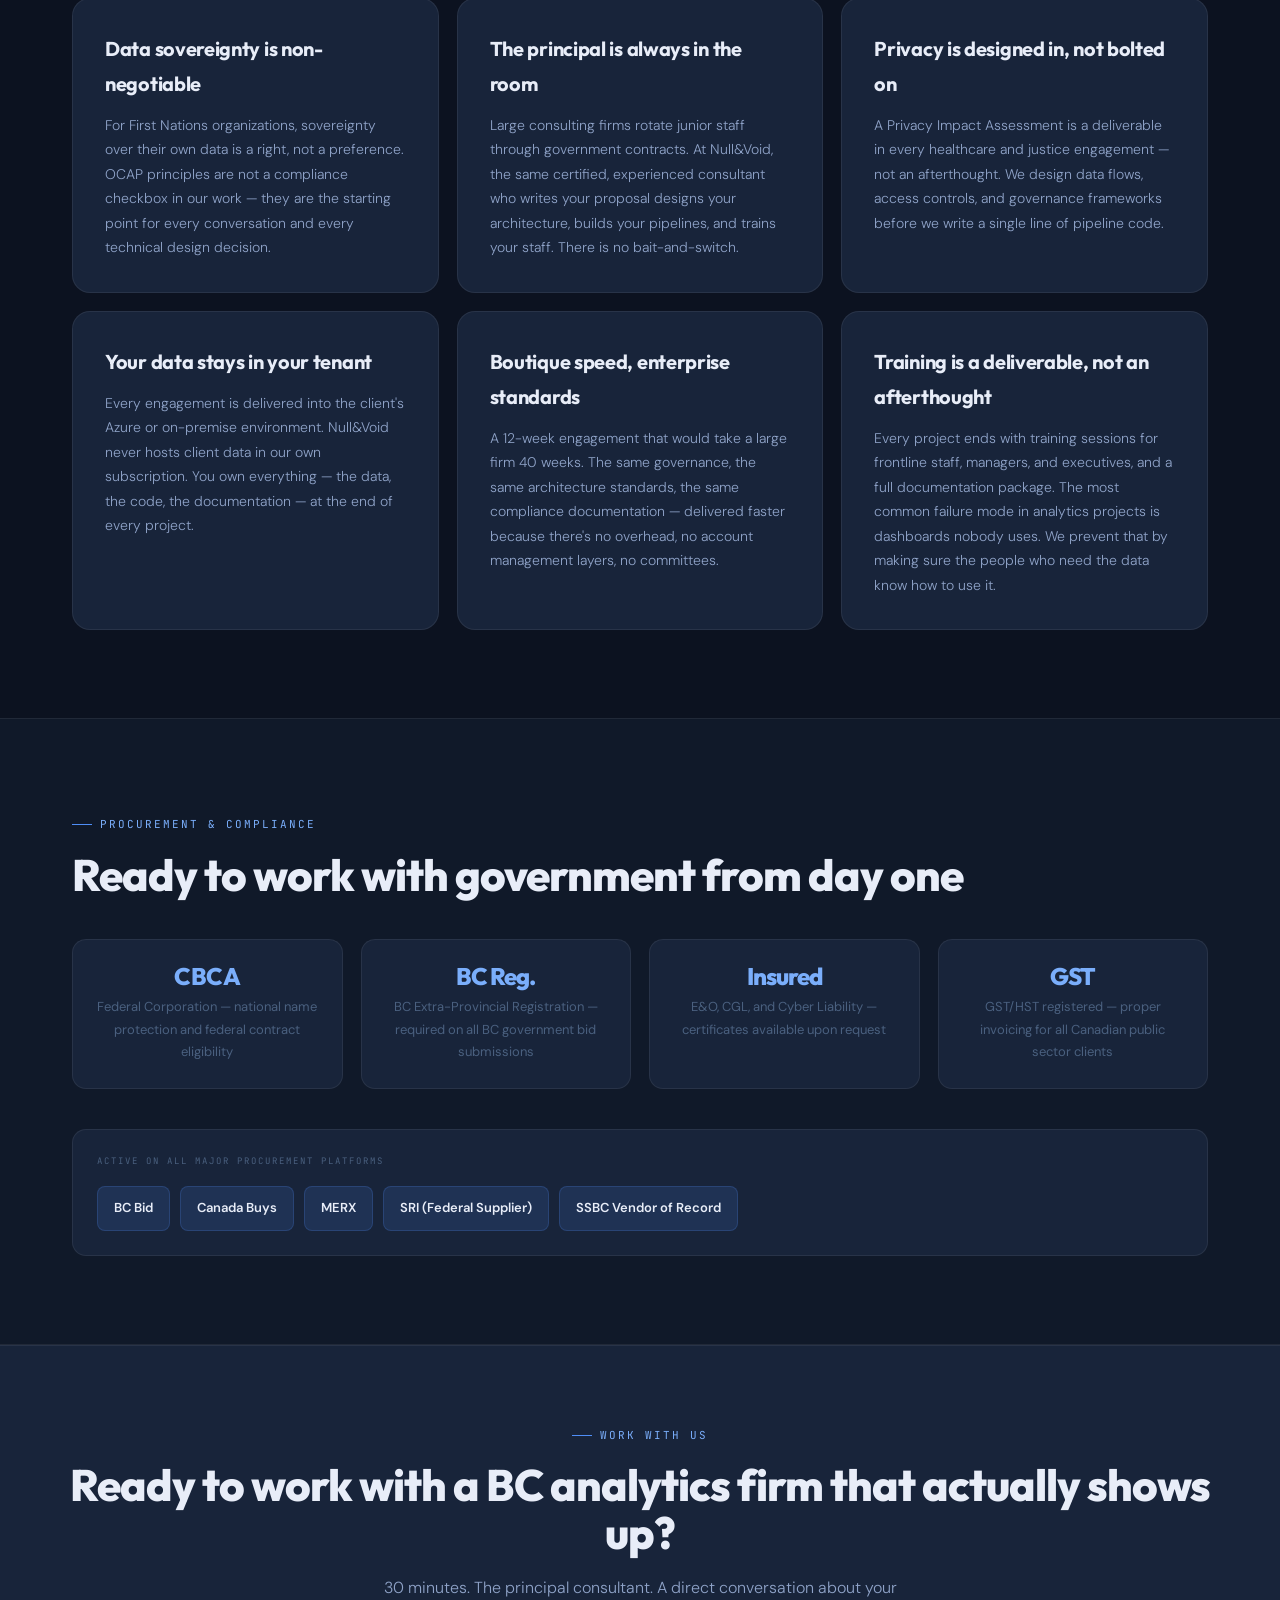
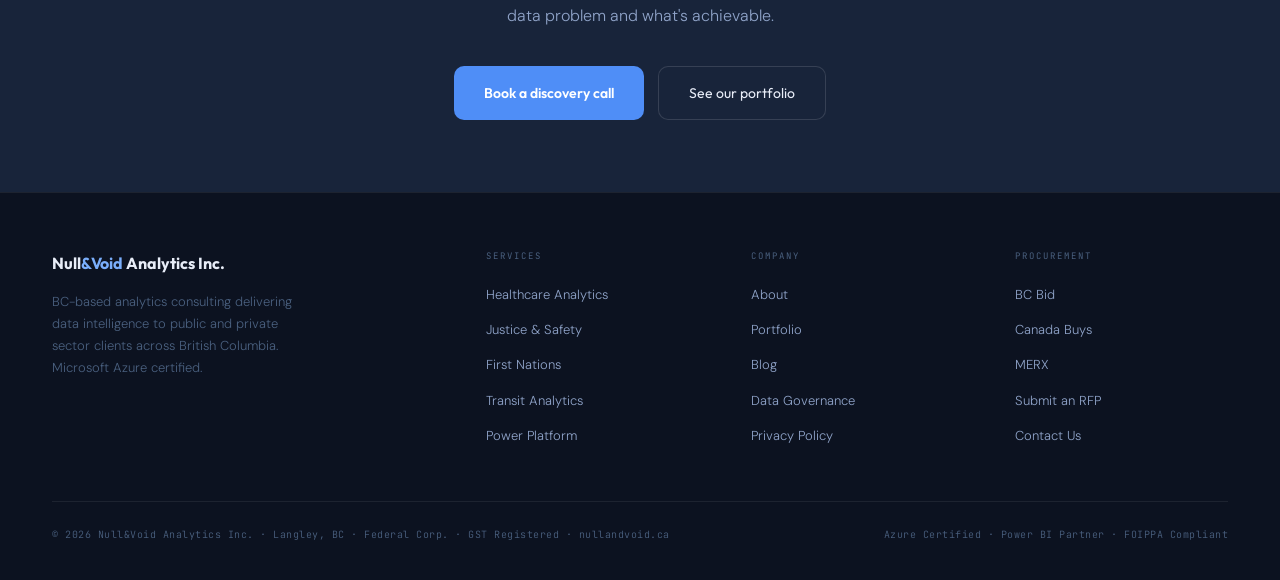
<file: about.html>
<!DOCTYPE html>
<html lang="en">
<head>
<meta charset="UTF-8">
<meta name="viewport" content="width=device-width, initial-scale=1.0">
<meta name="description" content="23 years of enterprise IT, 10+ years on the Microsoft stack, and a certified data scientist dedicated to BC's public sector.">
<title>About | Null&amp;Void Analytics Inc.</title>
<link rel="preconnect" href="https://fonts.googleapis.com"><link href="https://fonts.googleapis.com/css2?family=Outfit:wght@300;400;500;600;700;800;900&family=DM+Sans:wght@300;400;500&family=JetBrains+Mono:wght@400;500&display=swap" rel="stylesheet">
<style>

*,*::before,*::after{box-sizing:border-box;margin:0;padding:0;}
:root{
  --navy:#0c1220;--navy2:#101929;--navy3:#141f32;
  --card:#18243a;--card2:#1d2c45;
  --border:rgba(255,255,255,0.07);--border2:rgba(255,255,255,0.13);
  --blue:#4f8ef7;--blue-light:#7aaefb;--blue-glow:rgba(79,142,247,0.14);
  --cyan:#22d3ee;--emerald:#10b981;--amber:#f59e0b;--red:#f87171;--purple:#a78bfa;
  --text:#e8edf8;--text2:#8fa3c8;--text3:#4a607f;
  --mono:'JetBrains Mono',monospace;
  --display:'Outfit',sans-serif;
  --body:'DM Sans',sans-serif;
}
html{scroll-behavior:smooth;}
body{background:var(--navy);color:var(--text);font-family:var(--body);font-size:15px;line-height:1.75;overflow-x:hidden;}
body::before{content:'';position:fixed;inset:0;background-image:linear-gradient(rgba(79,142,247,0.03) 1px,transparent 1px),linear-gradient(90deg,rgba(79,142,247,0.03) 1px,transparent 1px);background-size:60px 60px;pointer-events:none;z-index:0;}

/* NAV */
nav{position:fixed;top:0;left:0;right:0;z-index:200;height:68px;display:flex;align-items:center;padding:0 52px;justify-content:space-between;background:rgba(12,18,32,0.92);backdrop-filter:blur(24px);border-bottom:1px solid var(--border);}
.logo{display:flex;align-items:center;gap:12px;text-decoration:none;}
.logo-icon{width:34px;height:34px;border-radius:9px;background:linear-gradient(135deg,var(--blue),var(--cyan));display:grid;place-items:center;flex-shrink:0;}
.logo-name{font-family:var(--display);font-size:16px;font-weight:700;color:var(--text);line-height:1;}
.logo-name span{color:var(--blue-light);}
.logo-sub{font-family:var(--mono);font-size:9px;color:var(--text3);letter-spacing:1.5px;text-transform:uppercase;margin-top:2px;}
nav ul{list-style:none;display:flex;align-items:center;gap:32px;}
nav ul a{color:var(--text2);text-decoration:none;font-size:14px;font-weight:400;transition:color 0.2s;}
nav ul a:hover{color:var(--text);}
.nav-dropdown{position:relative;}
.nav-dropdown > a::after{content:' ▾';font-size:10px;}
.nav-dropdown-menu{display:none;position:absolute;top:100%;left:0;background:var(--card);border:1px solid var(--border2);border-radius:12px;padding:8px;min-width:220px;margin-top:8px;box-shadow:0 20px 60px rgba(0,0,0,0.4);}
.nav-dropdown:hover .nav-dropdown-menu{display:flex;flex-direction:column;gap:2px;}
.nav-dropdown-menu a{display:block;padding:9px 14px;color:var(--text2);text-decoration:none;font-size:13px;border-radius:8px;transition:all 0.15s;white-space:nowrap;}
.nav-dropdown-menu a:hover{background:var(--blue-glow);color:var(--blue-light);}
.nav-pill{background:var(--blue)!important;color:#fff!important;padding:9px 22px;border-radius:100px;font-weight:600!important;font-size:13px!important;transition:all 0.2s!important;letter-spacing:0.2px;}
.nav-pill:hover{transform:translateY(-1px);box-shadow:0 6px 24px rgba(79,142,247,0.4)!important;}

/* FOOTER */
footer{background:var(--navy);border-top:1px solid var(--border);padding:56px 52px 36px;position:relative;z-index:1;}
.footer-inner{max-width:1240px;margin:0 auto;}
.footer-grid{display:grid;grid-template-columns:1.8fr 1fr 1fr 1fr;gap:52px;margin-bottom:44px;}
.footer-logo-name{font-family:var(--display);font-size:16px;font-weight:700;color:var(--text);}
.footer-logo-name span{color:var(--blue-light);}
.footer-brand p{color:var(--text3);font-size:13px;line-height:1.7;font-weight:300;margin-top:14px;max-width:240px;}
.footer-col h5{font-family:var(--mono);font-size:9px;font-weight:400;letter-spacing:2px;text-transform:uppercase;color:var(--text3);margin-bottom:16px;}
.footer-col ul{list-style:none;}
.footer-col ul li{margin-bottom:9px;}
.footer-col ul li a{color:var(--text2);text-decoration:none;font-size:13px;font-weight:300;transition:color 0.2s;}
.footer-col ul li a:hover{color:var(--text);}
.footer-bottom{display:flex;justify-content:space-between;align-items:center;padding-top:24px;border-top:1px solid var(--border);font-size:12px;color:var(--text3);font-weight:300;}
.footer-bottom span{font-family:var(--mono);font-size:10px;letter-spacing:0.5px;}

/* COMMON COMPONENTS */
.section-wrap{max-width:1240px;margin:0 auto;padding:88px 52px;}
.page-hero{padding:140px 52px 72px;max-width:1240px;margin:0 auto;position:relative;z-index:1;}
.ph-kicker{display:inline-flex;align-items:center;gap:8px;font-family:var(--mono);font-size:11px;color:var(--blue-light);letter-spacing:2px;text-transform:uppercase;margin-bottom:18px;}
.ph-kicker::before{content:'';width:20px;height:1px;background:var(--blue);}
h1{font-family:var(--display);font-size:clamp(38px,5vw,64px);font-weight:800;line-height:1.05;letter-spacing:-1.5px;margin-bottom:22px;color:var(--text);}
h1 em{font-style:normal;color:var(--blue-light);}
h2{font-family:var(--display);font-size:clamp(28px,3.5vw,44px);font-weight:800;letter-spacing:-1px;line-height:1.1;color:var(--text);}
h3{font-family:var(--display);font-size:20px;font-weight:700;letter-spacing:-0.3px;color:var(--text);}
h4{font-family:var(--display);font-size:15px;font-weight:700;color:var(--text);}
p{color:var(--text2);line-height:1.75;font-weight:300;}
.lead{font-size:18px;color:var(--text2);line-height:1.7;font-weight:300;max-width:620px;}
.sec-kicker{display:inline-flex;align-items:center;gap:8px;font-family:var(--mono);font-size:11px;color:var(--blue-light);letter-spacing:2px;text-transform:uppercase;margin-bottom:16px;}
.sec-kicker::before{content:'';width:20px;height:1px;background:var(--blue);}
.card{background:var(--card);border:1px solid var(--border);border-radius:18px;padding:32px;transition:all 0.25s;}
.card:hover{border-color:var(--border2);transform:translateY(-3px);box-shadow:0 16px 48px rgba(0,0,0,0.25);}
.card h3{margin-bottom:12px;}
.card p{font-size:14px;margin-bottom:0;}
.card-grid-3{display:grid;grid-template-columns:repeat(3,1fr);gap:18px;}
.card-grid-2{display:grid;grid-template-columns:repeat(2,1fr);gap:18px;}
.tag-row{display:flex;flex-wrap:wrap;gap:7px;margin-top:18px;}
.tag{font-family:var(--mono);font-size:10px;padding:4px 11px;border-radius:7px;border:1px solid var(--border2);color:var(--text3);}
.tag.blue{border-color:rgba(79,142,247,0.3);color:var(--blue-light);background:rgba(79,142,247,0.06);}
.tag.cyan{border-color:rgba(34,211,238,0.3);color:var(--cyan);background:rgba(34,211,238,0.06);}
.tag.green{border-color:rgba(16,185,129,0.3);color:var(--emerald);background:rgba(16,185,129,0.06);}
.tag.amber{border-color:rgba(245,158,11,0.3);color:var(--amber);background:rgba(245,158,11,0.06);}
.btn-pri{background:var(--blue);color:#fff;padding:14px 30px;border-radius:10px;font-weight:600;font-size:14px;text-decoration:none;display:inline-flex;align-items:center;gap:9px;transition:all 0.22s;font-family:var(--display);border:none;cursor:pointer;}
.btn-pri:hover{transform:translateY(-2px);box-shadow:0 8px 32px rgba(79,142,247,0.38);}
.btn-sec{background:var(--card);color:var(--text);padding:14px 30px;border-radius:10px;font-weight:400;font-size:14px;text-decoration:none;display:inline-flex;align-items:center;gap:9px;border:1px solid var(--border2);transition:all 0.22s;font-family:var(--display);}
.btn-sec:hover{background:var(--card2);border-color:rgba(255,255,255,0.2);transform:translateY(-2px);}
.callout{border-radius:14px;padding:22px;margin:24px 0;display:flex;gap:14px;align-items:flex-start;}
.callout.blue{background:var(--blue-glow);border:1px solid rgba(79,142,247,0.2);}
.callout.green{background:rgba(16,185,129,0.07);border:1px solid rgba(16,185,129,0.2);}
.callout.amber{background:rgba(245,158,11,0.07);border:1px solid rgba(245,158,11,0.2);}
.callout-icon{font-size:20px;flex-shrink:0;}
.callout h4{font-size:13px;text-transform:uppercase;letter-spacing:0.5px;margin-bottom:6px;}
.callout.blue h4{color:var(--blue-light);}
.callout.green h4{color:var(--emerald);}
.callout.amber h4{color:var(--amber);}
.callout p{font-size:14px;margin-bottom:0;}
.stat-grid{display:grid;grid-template-columns:repeat(4,1fr);gap:18px;margin:40px 0;}
.stat-card{background:var(--card);border:1px solid var(--border);border-radius:14px;padding:24px;text-align:center;}
.stat-num{font-family:var(--display);font-size:36px;font-weight:800;letter-spacing:-1px;color:var(--blue-light);line-height:1;margin-bottom:8px;}
.stat-label{font-size:13px;color:var(--text3);}
.divider{height:1px;background:var(--border);margin:56px 0;}
.cta-band{background:var(--card);border-top:1px solid var(--border);padding:72px 52px;text-align:center;position:relative;z-index:1;}
.cta-band h2{margin-bottom:16px;}
.cta-band p{max-width:520px;margin:0 auto 36px;font-size:16px;}
.cta-buttons{display:flex;gap:14px;justify-content:center;flex-wrap:wrap;}
.reveal{opacity:0;transform:translateY(20px);transition:opacity 0.6s ease,transform 0.6s ease;}
.reveal.in{opacity:1;transform:none;}
.two-col{display:grid;grid-template-columns:1fr 1fr;gap:64px;align-items:start;}
.process-steps{display:flex;flex-direction:column;gap:0;border-left:2px solid var(--border);padding-left:0;margin:32px 0;}
.step{display:flex;gap:24px;padding:0 0 32px 32px;position:relative;}
.step:last-child{padding-bottom:0;}
.step::before{content:'';position:absolute;left:-7px;top:4px;width:12px;height:12px;border-radius:50%;background:var(--blue);border:2px solid var(--navy);}
.step-num{font-family:var(--mono);font-size:9px;color:var(--text3);letter-spacing:2px;text-transform:uppercase;margin-bottom:6px;display:block;}
.step h4{margin-bottom:8px;}
.step p{font-size:14px;}
@media(max-width:1024px){.footer-grid{grid-template-columns:1fr 1fr;gap:36px;}.card-grid-3{grid-template-columns:repeat(2,1fr);}.stat-grid{grid-template-columns:repeat(2,1fr);}.two-col{grid-template-columns:1fr;gap:40px;}}
@media(max-width:768px){nav{padding:0 20px;}nav ul{display:none;}.page-hero,.section-wrap{padding-left:20px;padding-right:20px;}.card-grid-3,.card-grid-2{grid-template-columns:1fr;}footer{padding:40px 20px 24px;}.footer-grid{grid-template-columns:1fr;gap:28px;}.cta-band{padding:52px 20px;}}


.page-hero{padding:140px 52px 72px;max-width:1240px;margin:0 auto;position:relative;z-index:1;}
.hero-two{display:grid;grid-template-columns:1fr 1fr;gap:72px;align-items:start;margin-top:60px;}
.proof-box{background:var(--card);border:1px solid var(--border2);border-radius:18px;padding:32px;position:relative;overflow:hidden;}
.proof-box::before{content:'';position:absolute;top:0;left:0;right:0;height:2px;background:linear-gradient(90deg,var(--blue),var(--cyan));opacity:0.6;}
.proof-stat{margin-bottom:20px;padding-bottom:20px;border-bottom:1px solid var(--border);}
.proof-stat:last-child{margin-bottom:0;padding-bottom:0;border-bottom:none;}
.proof-num{font-family:var(--display);font-size:36px;font-weight:800;letter-spacing:-1px;color:var(--blue-light);line-height:1;margin-bottom:6px;}
.proof-label{font-size:14px;color:var(--text2);font-weight:300;}
.proof-source{font-family:var(--mono);font-size:10px;color:var(--text3);letter-spacing:1px;margin-top:4px;}
.approach-grid{display:grid;grid-template-columns:1fr 1fr;gap:16px;}
.approach-card{background:var(--card2);border:1px solid var(--border);border-radius:12px;padding:22px;}
.approach-icon{font-size:22px;margin-bottom:12px;display:block;}
.approach-card h4{margin-bottom:8px;}
.approach-card p{font-size:13px;line-height:1.65;}
.compliance-strip{background:var(--card);border:1px solid var(--border);border-radius:14px;padding:24px;margin:32px 0;}
.compliance-strip h4{font-family:var(--mono);font-size:10px;letter-spacing:2px;text-transform:uppercase;color:var(--text3);margin-bottom:16px;}
.compliance-badges{display:flex;flex-wrap:wrap;gap:10px;}
.cbadge{display:inline-flex;align-items:center;gap:7px;padding:8px 14px;border-radius:100px;font-size:12px;font-weight:600;border:1px solid;}
.cbadge.g{background:rgba(16,185,129,0.08);border-color:rgba(16,185,129,0.2);color:var(--emerald);}
.cbadge.b{background:rgba(79,142,247,0.08);border-color:rgba(79,142,247,0.2);color:var(--blue-light);}
.cbadge.a{background:rgba(245,158,11,0.08);border-color:rgba(245,158,11,0.2);color:var(--amber);}
@media(max-width:1024px){.hero-two{grid-template-columns:1fr;gap:40px;}.approach-grid{grid-template-columns:1fr;}}
@media(max-width:768px){.page-hero{padding:110px 20px 52px;}}

</style>
</head>
<body>
<nav>
  <a href="index.html" class="logo">
    <div class="logo-icon"><svg width="16" height="16" viewBox="0 0 16 16" fill="none"><rect x="2" y="2" width="5" height="5" rx="1.5" fill="rgba(255,255,255,0.85)"/><rect x="9" y="2" width="5" height="5" rx="1.5" fill="rgba(255,255,255,0.45)"/><rect x="2" y="9" width="5" height="5" rx="1.5" fill="rgba(255,255,255,0.45)"/><rect x="9" y="9" width="5" height="5" rx="1.5" fill="rgba(255,255,255,0.85)"/></svg></div>
    <div><div class="logo-name">Null<span>&amp;Void</span></div><div class="logo-sub">Analytics Inc.</div></div>
  </a>
  <ul>
    <li class="nav-dropdown"><a href="index.html#services">Services</a>
      <div class="nav-dropdown-menu">
        <a href="healthcare.html">🏥 Healthcare Analytics</a>
        <a href="justice.html">⚖️ Justice &amp; Safety</a>
        <a href="first-nations.html">🦅 First Nations</a>
        <a href="transit.html">🚇 Transit Analytics</a>
        <a href="power-platform.html">⚡ Power Platform</a>
      </div>
    </li>
    <li class="nav-dropdown"><a href="about.html">Company</a>
      <div class="nav-dropdown-menu">
        <a href="about.html">About Us</a>
        <a href="portfolio.html">Portfolio</a>
        <a href="blog.html">Blog</a>
        <a href="data-governance.html">Data Governance</a>
        <a href="privacy-policy.html">Privacy Policy</a>
      </div>
    </li>
    <li><a href="index.html#government">Gov Bids</a></li>
    <li><a href="mailto:hello@nullandvoid.ca" class="nav-pill">Start a project</a></li>
  </ul>
</nav>

<div class="page-hero">
  <div class="ph-kicker">About Us</div>
  <h1>BC's specialist in <em>public-sector</em> data intelligence</h1>
  <p class="lead">Null&amp;Void Analytics Inc. is a federally incorporated BC analytics consultancy founded on a simple premise: the organizations making the most consequential decisions in British Columbia deserve the same quality of data intelligence that the largest enterprises in the world have access to.</p>
</div>

<section style="background:var(--navy2);border-top:1px solid var(--border);border-bottom:1px solid var(--border);">
<div class="section-wrap">
  <div class="two-col reveal">
    <div>
      <div class="sec-kicker">Our principal</div>
      <h2 style="font-size:clamp(24px,3vw,36px);margin-bottom:20px;">23 years turning enterprise data problems into competitive advantages</h2>
      <p>The principal consultant at Null&amp;Void Analytics brings over two decades of enterprise IT experience, with more than ten years specializing in the Microsoft data and analytics stack. That career spans large-scale infrastructure projects, enterprise application deployments, and increasingly complex data engineering and analytics engagements across healthcare, government, and the private sector.</p>
      <p style="margin-top:16px;">The decision to found Null&amp;Void Analytics came from a consistent observation across those years: BC's public sector organizations — health authorities, First Nations, transit agencies, justice ministries — were being underserved by large consulting firms that rotated generalist staff through government contracts, and by boutique shops that lacked the technical depth to deliver enterprise-grade solutions. There was a gap between what was being built and what was needed.</p>
      <p style="margin-top:16px;">Null&amp;Void exists to close that gap — with the technical capability of an enterprise practice and the accountability of a firm where the principal is on every engagement.</p>
    </div>
    <div>
      <div style="background:var(--card);border:1px solid var(--border2);border-radius:18px;padding:32px;">
        <div style="font-family:var(--mono);font-size:9px;color:var(--text3);letter-spacing:2px;text-transform:uppercase;margin-bottom:24px;">Credentials &amp; background</div>
        <div style="display:flex;flex-direction:column;gap:18px;">
          <div style="padding-bottom:18px;border-bottom:1px solid var(--border);">
            <div style="font-family:var(--display);font-size:28px;font-weight:800;color:var(--blue-light);letter-spacing:-1px;line-height:1;">23+</div>
            <div style="font-size:14px;color:var(--text2);margin-top:6px;font-weight:300;">Years in enterprise IT — infrastructure, applications, data engineering, and analytics leadership across public and private sector organizations</div>
          </div>
          <div style="padding-bottom:18px;border-bottom:1px solid var(--border);">
            <div style="font-family:var(--display);font-size:28px;font-weight:800;color:var(--cyan);letter-spacing:-1px;line-height:1;">10+</div>
            <div style="font-size:14px;color:var(--text2);margin-top:6px;font-weight:300;">Years specializing in the Microsoft data stack — Azure, Power BI, Dynamics 365, and the full Power Platform suite</div>
          </div>
          <div style="padding-bottom:18px;border-bottom:1px solid var(--border);">
            <div style="font-family:var(--display);font-size:22px;font-weight:800;color:var(--emerald);letter-spacing:-0.5px;line-height:1.2;">Certified<br>Data Scientist</div>
            <div style="font-size:14px;color:var(--text2);margin-top:6px;font-weight:300;">Formal data science certification combined with practical ML deployment experience — scikit-learn, Prophet, Azure ML, Python</div>
          </div>
          <div>
            <div style="font-family:var(--mono);font-size:10px;color:var(--text3);letter-spacing:1px;text-transform:uppercase;margin-bottom:10px;">Microsoft certifications</div>
            <div style="display:flex;flex-wrap:wrap;gap:7px;">
              <span style="font-family:var(--mono);font-size:10px;padding:4px 11px;border-radius:7px;border:1px solid rgba(79,142,247,0.3);color:var(--blue-light);background:rgba(79,142,247,0.06);">PL-300: Power BI</span>
              <span style="font-family:var(--mono);font-size:10px;padding:4px 11px;border-radius:7px;border:1px solid rgba(34,211,238,0.3);color:var(--cyan);background:rgba(34,211,238,0.06);">DP-203: Azure Data Engineer</span>
              <span style="font-family:var(--mono);font-size:10px;padding:4px 11px;border-radius:7px;border:1px solid rgba(16,185,129,0.3);color:var(--emerald);background:rgba(16,185,129,0.06);">AZ-900: Azure Fundamentals</span>
              <span style="font-family:var(--mono);font-size:10px;padding:4px 11px;border-radius:7px;border:1px solid rgba(245,158,11,0.3);color:var(--amber);background:rgba(245,158,11,0.06);">PL-400: Power Platform Dev</span>
            </div>
          </div>
        </div>
      </div>
    </div>
  </div>
</div>
</section>

<section style="background:var(--navy);">
<div class="section-wrap reveal">
  <div class="sec-kicker">Why we exist</div>
  <h2>What we believe about data and the public sector</h2>
  <div class="card-grid-3" style="margin-top:40px;">
    <div class="card"><h3>Data sovereignty is non-negotiable</h3><p>For First Nations organizations, sovereignty over their own data is a right, not a preference. OCAP principles are not a compliance checkbox in our work — they are the starting point for every conversation and every technical design decision.</p></div>
    <div class="card"><h3>The principal is always in the room</h3><p>Large consulting firms rotate junior staff through government contracts. At Null&amp;Void, the same certified, experienced consultant who writes your proposal designs your architecture, builds your pipelines, and trains your staff. There is no bait-and-switch.</p></div>
    <div class="card"><h3>Privacy is designed in, not bolted on</h3><p>A Privacy Impact Assessment is a deliverable in every healthcare and justice engagement — not an afterthought. We design data flows, access controls, and governance frameworks before we write a single line of pipeline code.</p></div>
    <div class="card"><h3>Your data stays in your tenant</h3><p>Every engagement is delivered into the client's Azure or on-premise environment. Null&amp;Void never hosts client data in our own subscription. You own everything — the data, the code, the documentation — at the end of every project.</p></div>
    <div class="card"><h3>Boutique speed, enterprise standards</h3><p>A 12-week engagement that would take a large firm 40 weeks. The same governance, the same architecture standards, the same compliance documentation — delivered faster because there's no overhead, no account management layers, no committees.</p></div>
    <div class="card"><h3>Training is a deliverable, not an afterthought</h3><p>Every project ends with training sessions for frontline staff, managers, and executives, and a full documentation package. The most common failure mode in analytics projects is dashboards nobody uses. We prevent that by making sure the people who need the data know how to use it.</p></div>
  </div>
</div>
</section>

<section style="background:var(--navy2);border-top:1px solid var(--border);border-bottom:1px solid var(--border);">
<div class="section-wrap reveal">
  <div class="sec-kicker">Procurement &amp; compliance</div>
  <h2>Ready to work with government from day one</h2>
  <div class="stat-grid" style="margin-top:40px;">
    <div class="stat-card"><div class="stat-num" style="font-size:24px;letter-spacing:-0.5px;">CBCA</div><div class="stat-label">Federal Corporation — national name protection and federal contract eligibility</div></div>
    <div class="stat-card"><div class="stat-num" style="font-size:24px;">BC Reg.</div><div class="stat-label">BC Extra-Provincial Registration — required on all BC government bid submissions</div></div>
    <div class="stat-card"><div class="stat-num" style="font-size:24px;">Insured</div><div class="stat-label">E&amp;O, CGL, and Cyber Liability — certificates available upon request</div></div>
    <div class="stat-card"><div class="stat-num" style="font-size:24px;">GST</div><div class="stat-label">GST/HST registered — proper invoicing for all Canadian public sector clients</div></div>
  </div>
  <div style="margin-top:32px;background:var(--card);border:1px solid var(--border);border-radius:14px;padding:24px;">
    <div style="font-family:var(--mono);font-size:9px;color:var(--text3);letter-spacing:2px;text-transform:uppercase;margin-bottom:16px;">Active on all major procurement platforms</div>
    <div style="display:flex;flex-wrap:wrap;gap:10px;">
      <div style="background:var(--blue-glow);border:1px solid rgba(79,142,247,0.2);border-radius:8px;padding:10px 16px;font-size:13px;font-weight:600;">BC Bid</div>
      <div style="background:var(--blue-glow);border:1px solid rgba(79,142,247,0.2);border-radius:8px;padding:10px 16px;font-size:13px;font-weight:600;">Canada Buys</div>
      <div style="background:var(--blue-glow);border:1px solid rgba(79,142,247,0.2);border-radius:8px;padding:10px 16px;font-size:13px;font-weight:600;">MERX</div>
      <div style="background:var(--blue-glow);border:1px solid rgba(79,142,247,0.2);border-radius:8px;padding:10px 16px;font-size:13px;font-weight:600;">SRI (Federal Supplier)</div>
      <div style="background:var(--blue-glow);border:1px solid rgba(79,142,247,0.2);border-radius:8px;padding:10px 16px;font-size:13px;font-weight:600;">SSBC Vendor of Record</div>
    </div>
  </div>
</div>
</section>

<section class="cta-band reveal">
  <div class="sec-kicker" style="justify-content:center;">Work with us</div>
  <h2>Ready to work with a BC analytics firm that actually shows up?</h2>
  <p>30 minutes. The principal consultant. A direct conversation about your data problem and what's achievable.</p>
  <div class="cta-buttons">
    <a href="mailto:hello@nullandvoid.ca" class="btn-pri">Book a discovery call</a>
    <a href="portfolio.html" class="btn-sec">See our portfolio</a>
  </div>
</section>

<footer>
<div class="footer-inner">
  <div class="footer-grid">
    <div class="footer-brand">
      <div class="footer-logo-name">Null<span>&amp;Void</span> Analytics Inc.</div>
      <p>BC-based analytics consulting delivering data intelligence to public and private sector clients across British Columbia. Microsoft Azure certified.</p>
    </div>
    <div class="footer-col"><h5>Services</h5><ul>
      <li><a href="healthcare.html">Healthcare Analytics</a></li>
      <li><a href="justice.html">Justice &amp; Safety</a></li>
      <li><a href="first-nations.html">First Nations</a></li>
      <li><a href="transit.html">Transit Analytics</a></li>
      <li><a href="power-platform.html">Power Platform</a></li>
    </ul></div>
    <div class="footer-col"><h5>Company</h5><ul>
      <li><a href="about.html">About</a></li>
      <li><a href="portfolio.html">Portfolio</a></li>
      <li><a href="blog.html">Blog</a></li>
      <li><a href="data-governance.html">Data Governance</a></li>
      <li><a href="privacy-policy.html">Privacy Policy</a></li>
    </ul></div>
    <div class="footer-col"><h5>Procurement</h5><ul>
      <li><a href="https://bcbid.gov.bc.ca" target="_blank">BC Bid</a></li>
      <li><a href="https://canadabuys.canada.ca" target="_blank">Canada Buys</a></li>
      <li><a href="https://merx.com" target="_blank">MERX</a></li>
      <li><a href="mailto:rfp@nullandvoid.ca">Submit an RFP</a></li>
      <li><a href="mailto:hello@nullandvoid.ca">Contact Us</a></li>
    </ul></div>
  </div>
  <div class="footer-bottom">
    <span>© 2026 Null&amp;Void Analytics Inc. · Langley, BC · Federal Corp. · GST Registered · nullandvoid.ca</span>
    <span>Azure Certified · Power BI Partner · FOIPPA Compliant</span>
  </div>
</div>
</footer>
<script>
var obs=new IntersectionObserver(function(e){e.forEach(function(e){if(e.isIntersecting)e.target.classList.add('in')})},{threshold:0.08});
document.querySelectorAll('.reveal').forEach(function(el){obs.observe(el);});
</script>
</body>
</html>
</file>
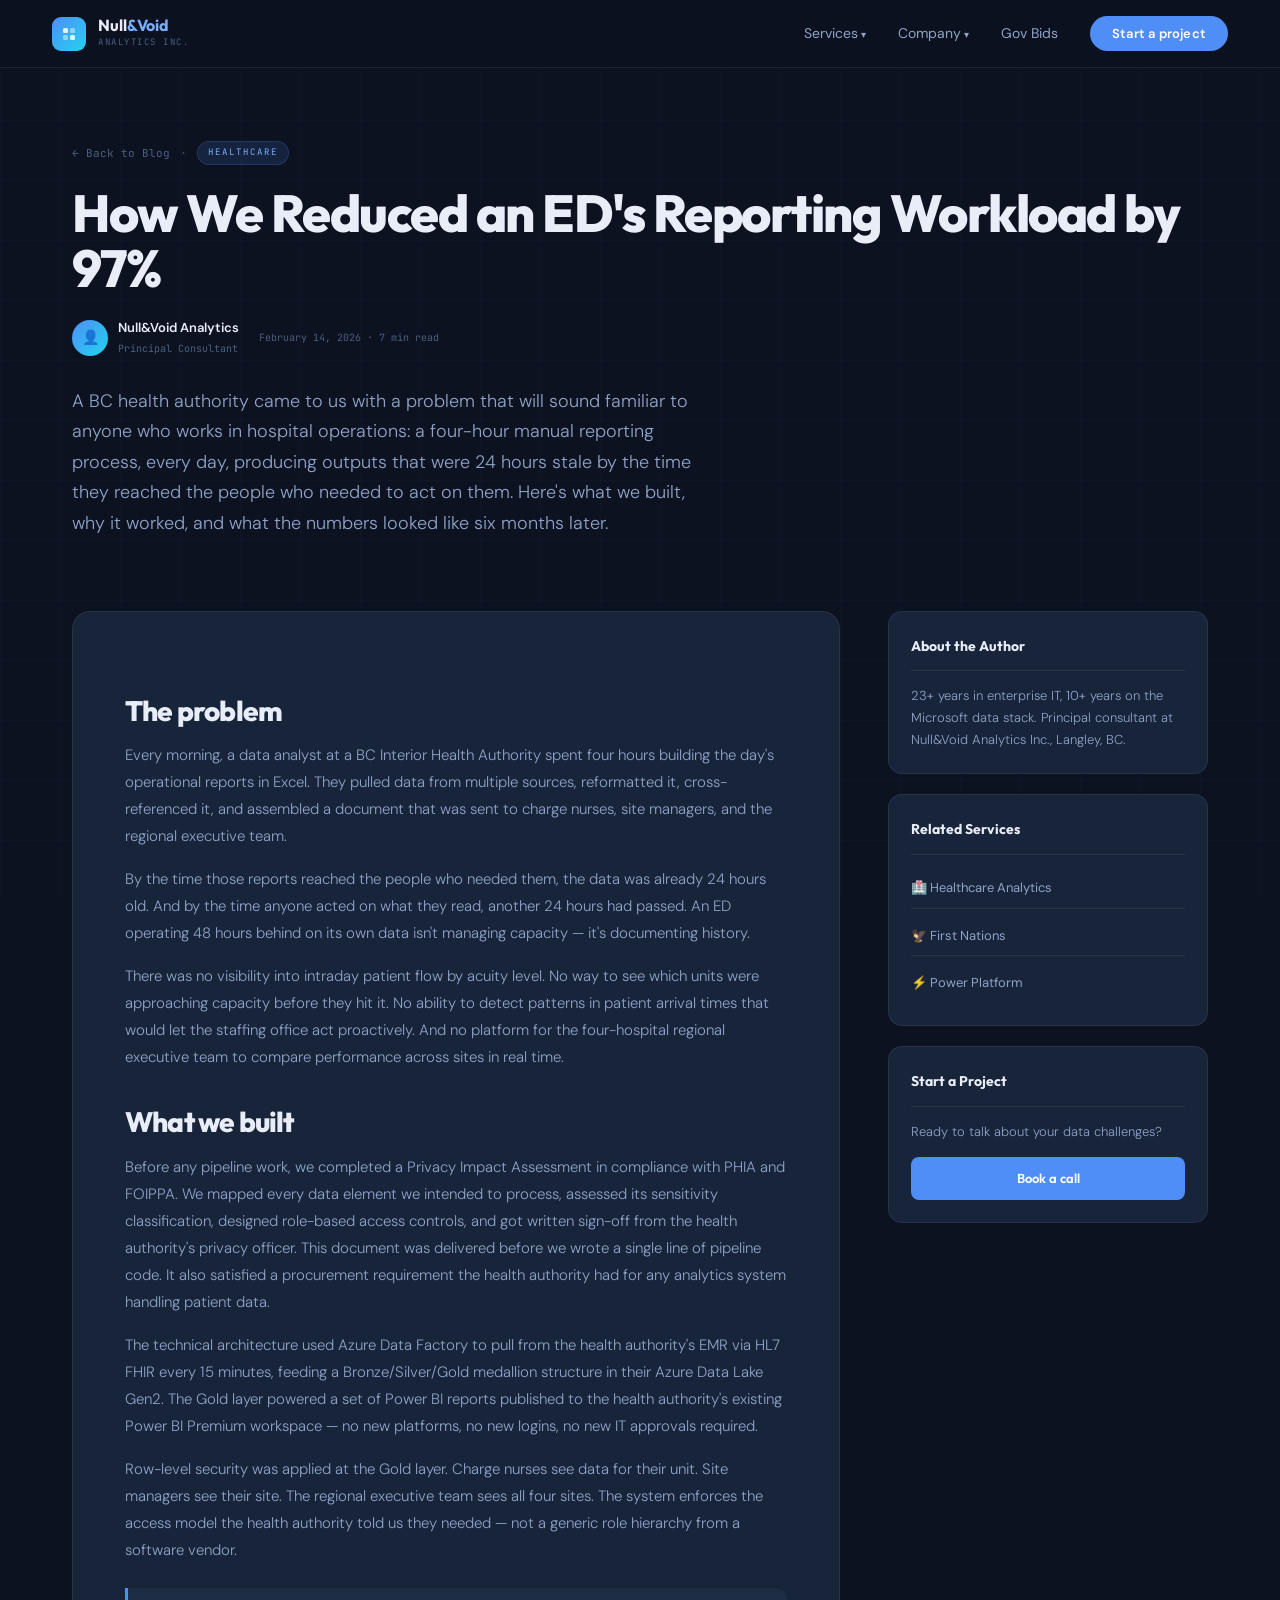
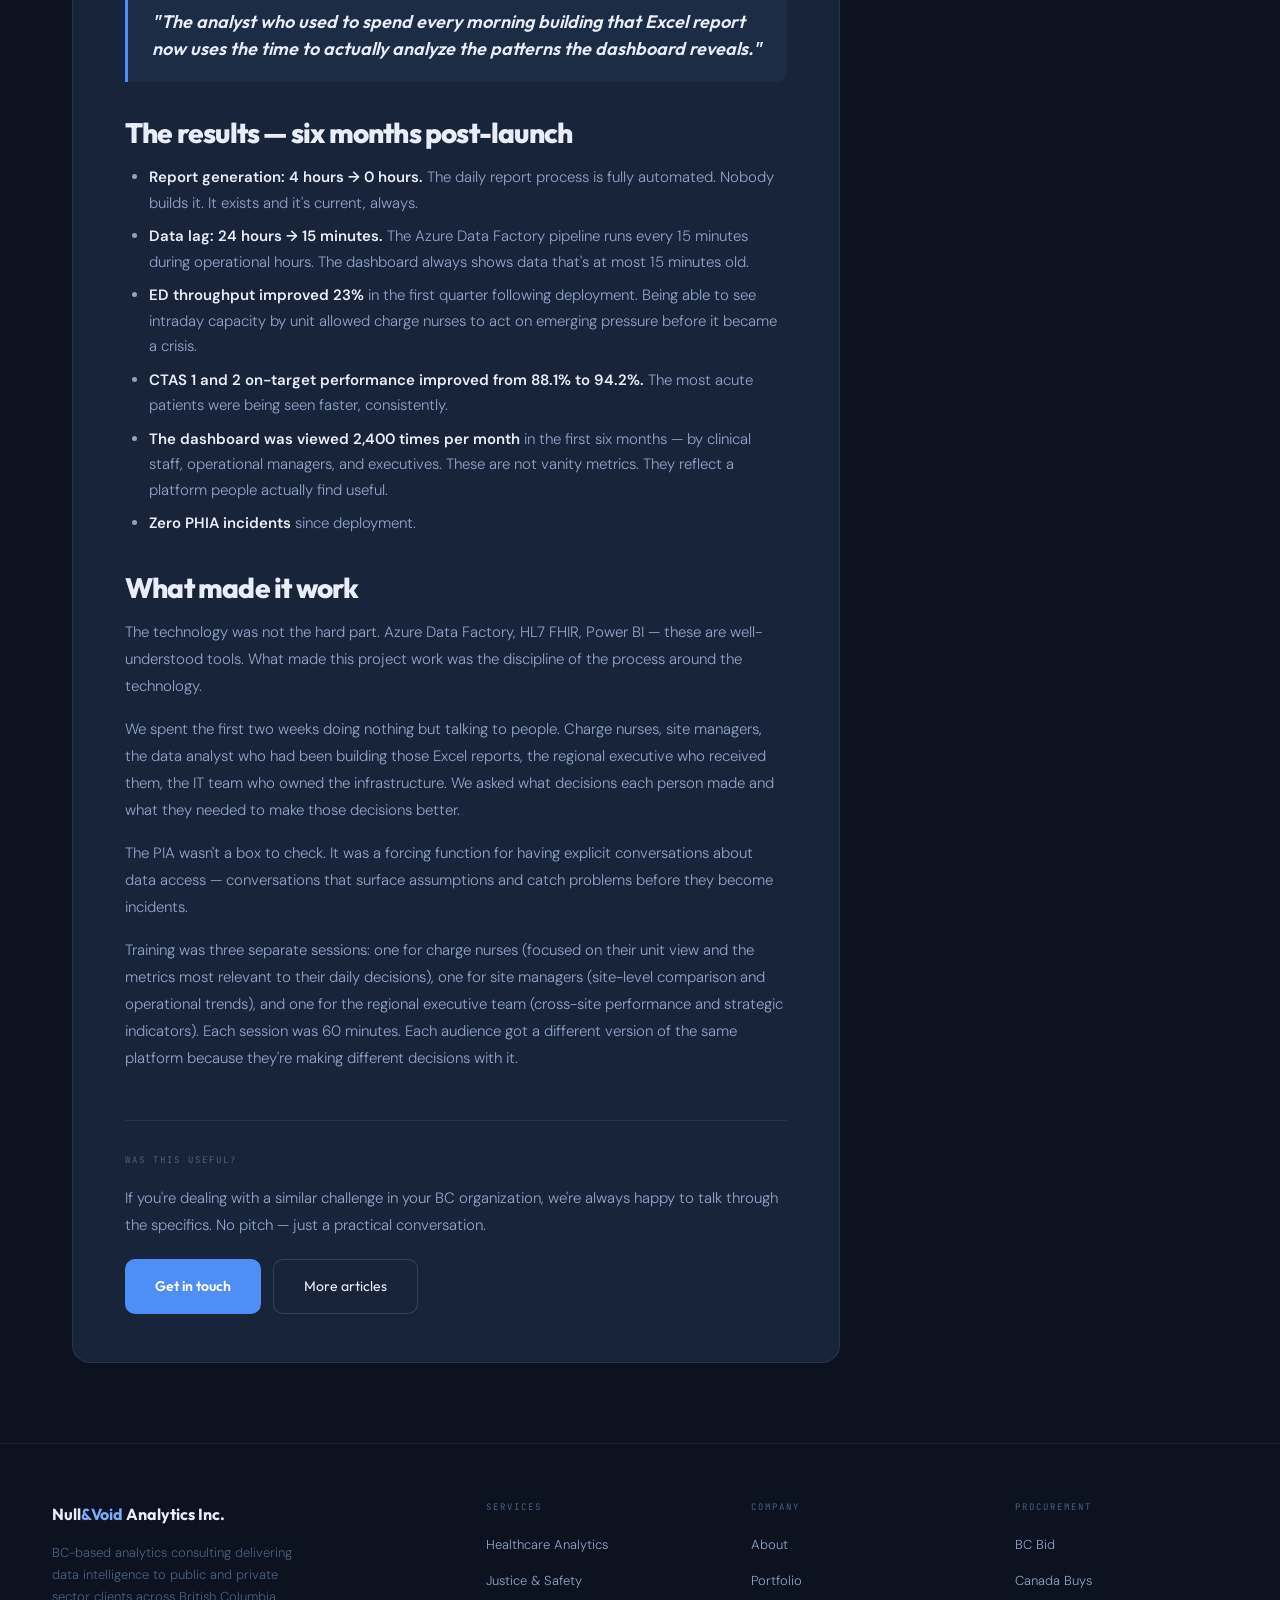
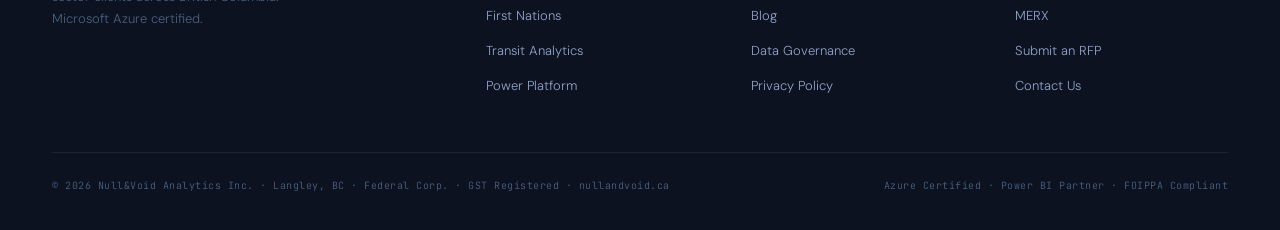
<file: blog-ed-analytics.html>
<!DOCTYPE html>
<html lang="en">
<head>
<meta charset="UTF-8">
<meta name="viewport" content="width=device-width, initial-scale=1.0">
<meta name="description" content="How We Reduced an ED's Reporting Workload by 97% — Null&Void Analytics Blog">
<title>How We Reduced an ED's Reporting Workload by 97% | Null&amp;Void Analytics Inc.</title>
<link rel="preconnect" href="https://fonts.googleapis.com"><link href="https://fonts.googleapis.com/css2?family=Outfit:wght@300;400;500;600;700;800;900&family=DM+Sans:wght@300;400;500&family=JetBrains+Mono:wght@400;500&display=swap" rel="stylesheet">
<style>

*,*::before,*::after{box-sizing:border-box;margin:0;padding:0;}
:root{
  --navy:#0c1220;--navy2:#101929;--navy3:#141f32;
  --card:#18243a;--card2:#1d2c45;
  --border:rgba(255,255,255,0.07);--border2:rgba(255,255,255,0.13);
  --blue:#4f8ef7;--blue-light:#7aaefb;--blue-glow:rgba(79,142,247,0.14);
  --cyan:#22d3ee;--emerald:#10b981;--amber:#f59e0b;--red:#f87171;--purple:#a78bfa;
  --text:#e8edf8;--text2:#8fa3c8;--text3:#4a607f;
  --mono:'JetBrains Mono',monospace;
  --display:'Outfit',sans-serif;
  --body:'DM Sans',sans-serif;
}
html{scroll-behavior:smooth;}
body{background:var(--navy);color:var(--text);font-family:var(--body);font-size:15px;line-height:1.75;overflow-x:hidden;}
body::before{content:'';position:fixed;inset:0;background-image:linear-gradient(rgba(79,142,247,0.03) 1px,transparent 1px),linear-gradient(90deg,rgba(79,142,247,0.03) 1px,transparent 1px);background-size:60px 60px;pointer-events:none;z-index:0;}

/* NAV */
nav{position:fixed;top:0;left:0;right:0;z-index:200;height:68px;display:flex;align-items:center;padding:0 52px;justify-content:space-between;background:rgba(12,18,32,0.92);backdrop-filter:blur(24px);border-bottom:1px solid var(--border);}
.logo{display:flex;align-items:center;gap:12px;text-decoration:none;}
.logo-icon{width:34px;height:34px;border-radius:9px;background:linear-gradient(135deg,var(--blue),var(--cyan));display:grid;place-items:center;flex-shrink:0;}
.logo-name{font-family:var(--display);font-size:16px;font-weight:700;color:var(--text);line-height:1;}
.logo-name span{color:var(--blue-light);}
.logo-sub{font-family:var(--mono);font-size:9px;color:var(--text3);letter-spacing:1.5px;text-transform:uppercase;margin-top:2px;}
nav ul{list-style:none;display:flex;align-items:center;gap:32px;}
nav ul a{color:var(--text2);text-decoration:none;font-size:14px;font-weight:400;transition:color 0.2s;}
nav ul a:hover{color:var(--text);}
.nav-dropdown{position:relative;}
.nav-dropdown > a::after{content:' ▾';font-size:10px;}
.nav-dropdown-menu{display:none;position:absolute;top:100%;left:0;background:var(--card);border:1px solid var(--border2);border-radius:12px;padding:8px;min-width:220px;margin-top:8px;box-shadow:0 20px 60px rgba(0,0,0,0.4);}
.nav-dropdown:hover .nav-dropdown-menu{display:flex;flex-direction:column;gap:2px;}
.nav-dropdown-menu a{display:block;padding:9px 14px;color:var(--text2);text-decoration:none;font-size:13px;border-radius:8px;transition:all 0.15s;white-space:nowrap;}
.nav-dropdown-menu a:hover{background:var(--blue-glow);color:var(--blue-light);}
.nav-pill{background:var(--blue)!important;color:#fff!important;padding:9px 22px;border-radius:100px;font-weight:600!important;font-size:13px!important;transition:all 0.2s!important;letter-spacing:0.2px;}
.nav-pill:hover{transform:translateY(-1px);box-shadow:0 6px 24px rgba(79,142,247,0.4)!important;}

/* FOOTER */
footer{background:var(--navy);border-top:1px solid var(--border);padding:56px 52px 36px;position:relative;z-index:1;}
.footer-inner{max-width:1240px;margin:0 auto;}
.footer-grid{display:grid;grid-template-columns:1.8fr 1fr 1fr 1fr;gap:52px;margin-bottom:44px;}
.footer-logo-name{font-family:var(--display);font-size:16px;font-weight:700;color:var(--text);}
.footer-logo-name span{color:var(--blue-light);}
.footer-brand p{color:var(--text3);font-size:13px;line-height:1.7;font-weight:300;margin-top:14px;max-width:240px;}
.footer-col h5{font-family:var(--mono);font-size:9px;font-weight:400;letter-spacing:2px;text-transform:uppercase;color:var(--text3);margin-bottom:16px;}
.footer-col ul{list-style:none;}
.footer-col ul li{margin-bottom:9px;}
.footer-col ul li a{color:var(--text2);text-decoration:none;font-size:13px;font-weight:300;transition:color 0.2s;}
.footer-col ul li a:hover{color:var(--text);}
.footer-bottom{display:flex;justify-content:space-between;align-items:center;padding-top:24px;border-top:1px solid var(--border);font-size:12px;color:var(--text3);font-weight:300;}
.footer-bottom span{font-family:var(--mono);font-size:10px;letter-spacing:0.5px;}

/* COMMON COMPONENTS */
.section-wrap{max-width:1240px;margin:0 auto;padding:88px 52px;}
.page-hero{padding:140px 52px 72px;max-width:1240px;margin:0 auto;position:relative;z-index:1;}
.ph-kicker{display:inline-flex;align-items:center;gap:8px;font-family:var(--mono);font-size:11px;color:var(--blue-light);letter-spacing:2px;text-transform:uppercase;margin-bottom:18px;}
.ph-kicker::before{content:'';width:20px;height:1px;background:var(--blue);}
h1{font-family:var(--display);font-size:clamp(38px,5vw,64px);font-weight:800;line-height:1.05;letter-spacing:-1.5px;margin-bottom:22px;color:var(--text);}
h1 em{font-style:normal;color:var(--blue-light);}
h2{font-family:var(--display);font-size:clamp(28px,3.5vw,44px);font-weight:800;letter-spacing:-1px;line-height:1.1;color:var(--text);}
h3{font-family:var(--display);font-size:20px;font-weight:700;letter-spacing:-0.3px;color:var(--text);}
h4{font-family:var(--display);font-size:15px;font-weight:700;color:var(--text);}
p{color:var(--text2);line-height:1.75;font-weight:300;}
.lead{font-size:18px;color:var(--text2);line-height:1.7;font-weight:300;max-width:620px;}
.sec-kicker{display:inline-flex;align-items:center;gap:8px;font-family:var(--mono);font-size:11px;color:var(--blue-light);letter-spacing:2px;text-transform:uppercase;margin-bottom:16px;}
.sec-kicker::before{content:'';width:20px;height:1px;background:var(--blue);}
.card{background:var(--card);border:1px solid var(--border);border-radius:18px;padding:32px;transition:all 0.25s;}
.card:hover{border-color:var(--border2);transform:translateY(-3px);box-shadow:0 16px 48px rgba(0,0,0,0.25);}
.card h3{margin-bottom:12px;}
.card p{font-size:14px;margin-bottom:0;}
.card-grid-3{display:grid;grid-template-columns:repeat(3,1fr);gap:18px;}
.card-grid-2{display:grid;grid-template-columns:repeat(2,1fr);gap:18px;}
.tag-row{display:flex;flex-wrap:wrap;gap:7px;margin-top:18px;}
.tag{font-family:var(--mono);font-size:10px;padding:4px 11px;border-radius:7px;border:1px solid var(--border2);color:var(--text3);}
.tag.blue{border-color:rgba(79,142,247,0.3);color:var(--blue-light);background:rgba(79,142,247,0.06);}
.tag.cyan{border-color:rgba(34,211,238,0.3);color:var(--cyan);background:rgba(34,211,238,0.06);}
.tag.green{border-color:rgba(16,185,129,0.3);color:var(--emerald);background:rgba(16,185,129,0.06);}
.tag.amber{border-color:rgba(245,158,11,0.3);color:var(--amber);background:rgba(245,158,11,0.06);}
.btn-pri{background:var(--blue);color:#fff;padding:14px 30px;border-radius:10px;font-weight:600;font-size:14px;text-decoration:none;display:inline-flex;align-items:center;gap:9px;transition:all 0.22s;font-family:var(--display);border:none;cursor:pointer;}
.btn-pri:hover{transform:translateY(-2px);box-shadow:0 8px 32px rgba(79,142,247,0.38);}
.btn-sec{background:var(--card);color:var(--text);padding:14px 30px;border-radius:10px;font-weight:400;font-size:14px;text-decoration:none;display:inline-flex;align-items:center;gap:9px;border:1px solid var(--border2);transition:all 0.22s;font-family:var(--display);}
.btn-sec:hover{background:var(--card2);border-color:rgba(255,255,255,0.2);transform:translateY(-2px);}
.callout{border-radius:14px;padding:22px;margin:24px 0;display:flex;gap:14px;align-items:flex-start;}
.callout.blue{background:var(--blue-glow);border:1px solid rgba(79,142,247,0.2);}
.callout.green{background:rgba(16,185,129,0.07);border:1px solid rgba(16,185,129,0.2);}
.callout.amber{background:rgba(245,158,11,0.07);border:1px solid rgba(245,158,11,0.2);}
.callout-icon{font-size:20px;flex-shrink:0;}
.callout h4{font-size:13px;text-transform:uppercase;letter-spacing:0.5px;margin-bottom:6px;}
.callout.blue h4{color:var(--blue-light);}
.callout.green h4{color:var(--emerald);}
.callout.amber h4{color:var(--amber);}
.callout p{font-size:14px;margin-bottom:0;}
.stat-grid{display:grid;grid-template-columns:repeat(4,1fr);gap:18px;margin:40px 0;}
.stat-card{background:var(--card);border:1px solid var(--border);border-radius:14px;padding:24px;text-align:center;}
.stat-num{font-family:var(--display);font-size:36px;font-weight:800;letter-spacing:-1px;color:var(--blue-light);line-height:1;margin-bottom:8px;}
.stat-label{font-size:13px;color:var(--text3);}
.divider{height:1px;background:var(--border);margin:56px 0;}
.cta-band{background:var(--card);border-top:1px solid var(--border);padding:72px 52px;text-align:center;position:relative;z-index:1;}
.cta-band h2{margin-bottom:16px;}
.cta-band p{max-width:520px;margin:0 auto 36px;font-size:16px;}
.cta-buttons{display:flex;gap:14px;justify-content:center;flex-wrap:wrap;}
.reveal{opacity:0;transform:translateY(20px);transition:opacity 0.6s ease,transform 0.6s ease;}
.reveal.in{opacity:1;transform:none;}
.two-col{display:grid;grid-template-columns:1fr 1fr;gap:64px;align-items:start;}
.process-steps{display:flex;flex-direction:column;gap:0;border-left:2px solid var(--border);padding-left:0;margin:32px 0;}
.step{display:flex;gap:24px;padding:0 0 32px 32px;position:relative;}
.step:last-child{padding-bottom:0;}
.step::before{content:'';position:absolute;left:-7px;top:4px;width:12px;height:12px;border-radius:50%;background:var(--blue);border:2px solid var(--navy);}
.step-num{font-family:var(--mono);font-size:9px;color:var(--text3);letter-spacing:2px;text-transform:uppercase;margin-bottom:6px;display:block;}
.step h4{margin-bottom:8px;}
.step p{font-size:14px;}
@media(max-width:1024px){.footer-grid{grid-template-columns:1fr 1fr;gap:36px;}.card-grid-3{grid-template-columns:repeat(2,1fr);}.stat-grid{grid-template-columns:repeat(2,1fr);}.two-col{grid-template-columns:1fr;gap:40px;}}
@media(max-width:768px){nav{padding:0 20px;}nav ul{display:none;}.page-hero,.section-wrap{padding-left:20px;padding-right:20px;}.card-grid-3,.card-grid-2{grid-template-columns:1fr;}footer{padding:40px 20px 24px;}.footer-grid{grid-template-columns:1fr;gap:28px;}.cta-band{padding:52px 20px;}}


.page-hero{padding:140px 52px 72px;max-width:1240px;margin:0 auto;position:relative;z-index:1;}
.post-layout{max-width:1240px;margin:0 auto;padding:0 52px 80px;display:grid;grid-template-columns:1fr 320px;gap:48px;position:relative;z-index:1;}
.article{background:var(--card);border:1px solid var(--border);border-radius:18px;padding:48px 52px;}
.article h2{font-family:var(--display);font-size:clamp(22px,3vw,28px);font-weight:800;letter-spacing:-0.8px;margin:36px 0 16px;}
.article h3{font-family:var(--display);font-size:20px;font-weight:700;margin:28px 0 12px;}
.article p{color:var(--text2);font-size:15px;line-height:1.8;margin-bottom:16px;font-weight:300;}
.article strong{color:var(--text);font-weight:600;}
.article ul,.article ol{margin:16px 0 20px 24px;display:flex;flex-direction:column;gap:8px;}
.article li{color:var(--text2);font-size:15px;line-height:1.7;font-weight:300;}
.article .pullquote{background:var(--card2);border-left:3px solid var(--blue);border-radius:0 12px 12px 0;padding:20px 24px;margin:24px 0;font-family:var(--display);font-size:18px;font-weight:600;color:var(--text);line-height:1.5;font-style:italic;}
.article-sidebar{display:flex;flex-direction:column;gap:20px;position:sticky;top:88px;align-self:flex-start;}
.aside-card{background:var(--card);border:1px solid var(--border);border-radius:14px;padding:22px;}
.aside-card h4{font-family:var(--display);font-size:14px;font-weight:700;margin-bottom:14px;padding-bottom:12px;border-bottom:1px solid var(--border);}
@media(max-width:1024px){.post-layout{grid-template-columns:1fr;}.article-sidebar{position:static;}}
@media(max-width:768px){.page-hero,.post-layout{padding-left:20px;padding-right:20px;}.article{padding:28px 20px;}}

</style>
</head>
<body>
<nav>
  <a href="index.html" class="logo">
    <div class="logo-icon"><svg width="16" height="16" viewBox="0 0 16 16" fill="none"><rect x="2" y="2" width="5" height="5" rx="1.5" fill="rgba(255,255,255,0.85)"/><rect x="9" y="2" width="5" height="5" rx="1.5" fill="rgba(255,255,255,0.45)"/><rect x="2" y="9" width="5" height="5" rx="1.5" fill="rgba(255,255,255,0.45)"/><rect x="9" y="9" width="5" height="5" rx="1.5" fill="rgba(255,255,255,0.85)"/></svg></div>
    <div><div class="logo-name">Null<span>&amp;Void</span></div><div class="logo-sub">Analytics Inc.</div></div>
  </a>
  <ul>
    <li class="nav-dropdown"><a href="index.html#services">Services</a>
      <div class="nav-dropdown-menu">
        <a href="healthcare.html">🏥 Healthcare Analytics</a>
        <a href="justice.html">⚖️ Justice &amp; Safety</a>
        <a href="first-nations.html">🦅 First Nations</a>
        <a href="transit.html">🚇 Transit Analytics</a>
        <a href="power-platform.html">⚡ Power Platform</a>
      </div>
    </li>
    <li class="nav-dropdown"><a href="about.html">Company</a>
      <div class="nav-dropdown-menu">
        <a href="about.html">About Us</a>
        <a href="portfolio.html">Portfolio</a>
        <a href="blog.html">Blog</a>
        <a href="data-governance.html">Data Governance</a>
        <a href="privacy-policy.html">Privacy Policy</a>
      </div>
    </li>
    <li><a href="index.html#government">Gov Bids</a></li>
    <li><a href="mailto:hello@nullandvoid.ca" class="nav-pill">Start a project</a></li>
  </ul>
</nav>

<div class="page-hero">
  <div style="display:flex;align-items:center;gap:12px;margin-bottom:20px;">
    <a href="blog.html" style="font-family:var(--mono);font-size:11px;color:var(--text3);text-decoration:none;display:flex;align-items:center;gap:6px;transition:color 0.2s;" onmouseover="this.style.color='var(--blue-light)'" onmouseout="this.style.color='var(--text3)'">← Back to Blog</a>
    <span style="color:var(--text3);">·</span>
    <span style="font-family:var(--mono);font-size:9px;letter-spacing:2px;text-transform:uppercase;color:var(--blue-light);padding:3px 10px;background:var(--blue-glow);border:1px solid rgba(79,142,247,0.2);border-radius:100px;">Healthcare</span>
  </div>
  <h1 style="font-size:clamp(32px,4.5vw,52px);">How We Reduced an ED's Reporting Workload by 97%</h1>
  <div style="display:flex;align-items:center;gap:20px;margin-top:20px;flex-wrap:wrap;">
    <div style="display:flex;align-items:center;gap:10px;">
      <div style="width:36px;height:36px;border-radius:50%;background:linear-gradient(135deg,var(--blue),var(--cyan));display:grid;place-items:center;font-size:14px;">👤</div>
      <div><div style="font-size:13px;font-weight:600;color:var(--text);">Null&amp;Void Analytics</div><div style="font-family:var(--mono);font-size:10px;color:var(--text3);">Principal Consultant</div></div>
    </div>
    <div style="font-family:var(--mono);font-size:10px;color:var(--text3);">February 14, 2026 · 7 min read</div>
  </div>
  <p class="lead" style="margin-top:28px;">A BC health authority came to us with a problem that will sound familiar to anyone who works in hospital operations: a four-hour manual reporting process, every day, producing outputs that were 24 hours stale by the time they reached the people who needed to act on them. Here's what we built, why it worked, and what the numbers looked like six months later.</p>
</div>
<div class="post-layout">
  <article class="article">

    <h2>The problem</h2>
    <p>Every morning, a data analyst at a BC Interior Health Authority spent four hours building the day's operational reports in Excel. They pulled data from multiple sources, reformatted it, cross-referenced it, and assembled a document that was sent to charge nurses, site managers, and the regional executive team.</p>
    <p>By the time those reports reached the people who needed them, the data was already 24 hours old. And by the time anyone acted on what they read, another 24 hours had passed. An ED operating 48 hours behind on its own data isn't managing capacity — it's documenting history.</p>
    <p>There was no visibility into intraday patient flow by acuity level. No way to see which units were approaching capacity before they hit it. No ability to detect patterns in patient arrival times that would let the staffing office act proactively. And no platform for the four-hospital regional executive team to compare performance across sites in real time.</p>
    <h2>What we built</h2>
    <p>Before any pipeline work, we completed a Privacy Impact Assessment in compliance with PHIA and FOIPPA. We mapped every data element we intended to process, assessed its sensitivity classification, designed role-based access controls, and got written sign-off from the health authority's privacy officer. This document was delivered before we wrote a single line of pipeline code. It also satisfied a procurement requirement the health authority had for any analytics system handling patient data.</p>
    <p>The technical architecture used Azure Data Factory to pull from the health authority's EMR via HL7 FHIR every 15 minutes, feeding a Bronze/Silver/Gold medallion structure in their Azure Data Lake Gen2. The Gold layer powered a set of Power BI reports published to the health authority's existing Power BI Premium workspace — no new platforms, no new logins, no new IT approvals required.</p>
    <p>Row-level security was applied at the Gold layer. Charge nurses see data for their unit. Site managers see their site. The regional executive team sees all four sites. The system enforces the access model the health authority told us they needed — not a generic role hierarchy from a software vendor.</p>
    <div class="pullquote">"The analyst who used to spend every morning building that Excel report now uses the time to actually analyze the patterns the dashboard reveals."</div>
    <h2>The results — six months post-launch</h2>
    <ul>
      <li><strong>Report generation: 4 hours → 0 hours.</strong> The daily report process is fully automated. Nobody builds it. It exists and it's current, always.</li>
      <li><strong>Data lag: 24 hours → 15 minutes.</strong> The Azure Data Factory pipeline runs every 15 minutes during operational hours. The dashboard always shows data that's at most 15 minutes old.</li>
      <li><strong>ED throughput improved 23%</strong> in the first quarter following deployment. Being able to see intraday capacity by unit allowed charge nurses to act on emerging pressure before it became a crisis.</li>
      <li><strong>CTAS 1 and 2 on-target performance improved from 88.1% to 94.2%.</strong> The most acute patients were being seen faster, consistently.</li>
      <li><strong>The dashboard was viewed 2,400 times per month</strong> in the first six months — by clinical staff, operational managers, and executives. These are not vanity metrics. They reflect a platform people actually find useful.</li>
      <li><strong>Zero PHIA incidents</strong> since deployment.</li>
    </ul>
    <h2>What made it work</h2>
    <p>The technology was not the hard part. Azure Data Factory, HL7 FHIR, Power BI — these are well-understood tools. What made this project work was the discipline of the process around the technology.</p>
    <p>We spent the first two weeks doing nothing but talking to people. Charge nurses, site managers, the data analyst who had been building those Excel reports, the regional executive who received them, the IT team who owned the infrastructure. We asked what decisions each person made and what they needed to make those decisions better.</p>
    <p>The PIA wasn't a box to check. It was a forcing function for having explicit conversations about data access — conversations that surface assumptions and catch problems before they become incidents.</p>
    <p>Training was three separate sessions: one for charge nurses (focused on their unit view and the metrics most relevant to their daily decisions), one for site managers (site-level comparison and operational trends), and one for the regional executive team (cross-site performance and strategic indicators). Each session was 60 minutes. Each audience got a different version of the same platform because they're making different decisions with it.</p>
  
    <div style="margin-top:48px;padding-top:32px;border-top:1px solid var(--border);">
      <div style="font-family:var(--mono);font-size:9px;color:var(--text3);letter-spacing:2px;text-transform:uppercase;margin-bottom:16px;">Was this useful?</div>
      <p>If you're dealing with a similar challenge in your BC organization, we're always happy to talk through the specifics. No pitch — just a practical conversation.</p>
      <div style="display:flex;gap:12px;margin-top:20px;flex-wrap:wrap;">
        <a href="mailto:hello@nullandvoid.ca" class="btn-pri">Get in touch</a>
        <a href="blog.html" class="btn-sec">More articles</a>
      </div>
    </div>
  </article>
  <aside class="article-sidebar">
    <div class="aside-card">
      <h4>About the Author</h4>
      <p style="font-size:13px;color:var(--text2);line-height:1.7;">23+ years in enterprise IT, 10+ years on the Microsoft data stack. Principal consultant at Null&amp;Void Analytics Inc., Langley, BC.</p>
    </div>
    <div class="aside-card">
      <h4>Related Services</h4>
      <div style="display:flex;flex-direction:column;gap:8px;">
        <a href="healthcare.html" style="color:var(--text2);text-decoration:none;font-size:13px;padding:8px 0;border-bottom:1px solid var(--border);transition:color 0.2s;" onmouseover="this.style.color='var(--text)'" onmouseout="this.style.color='var(--text2)'">🏥 Healthcare Analytics</a>
        <a href="first-nations.html" style="color:var(--text2);text-decoration:none;font-size:13px;padding:8px 0;border-bottom:1px solid var(--border);" onmouseover="this.style.color='var(--text)'" onmouseout="this.style.color='var(--text2)'">🦅 First Nations</a>
        <a href="power-platform.html" style="color:var(--text2);text-decoration:none;font-size:13px;padding:8px 0;" onmouseover="this.style.color='var(--text)'" onmouseout="this.style.color='var(--text2)'">⚡ Power Platform</a>
      </div>
    </div>
    <div class="aside-card">
      <h4>Start a Project</h4>
      <p style="font-size:13px;color:var(--text2);margin-bottom:14px;">Ready to talk about your data challenges?</p>
      <a href="mailto:hello@nullandvoid.ca" style="display:block;background:var(--blue);color:#fff;text-align:center;padding:10px;border-radius:8px;text-decoration:none;font-family:var(--display);font-weight:600;font-size:13px;">Book a call</a>
    </div>
  </aside>
</div>

<footer>
<div class="footer-inner">
  <div class="footer-grid">
    <div class="footer-brand">
      <div class="footer-logo-name">Null<span>&amp;Void</span> Analytics Inc.</div>
      <p>BC-based analytics consulting delivering data intelligence to public and private sector clients across British Columbia. Microsoft Azure certified.</p>
    </div>
    <div class="footer-col"><h5>Services</h5><ul>
      <li><a href="healthcare.html">Healthcare Analytics</a></li>
      <li><a href="justice.html">Justice &amp; Safety</a></li>
      <li><a href="first-nations.html">First Nations</a></li>
      <li><a href="transit.html">Transit Analytics</a></li>
      <li><a href="power-platform.html">Power Platform</a></li>
    </ul></div>
    <div class="footer-col"><h5>Company</h5><ul>
      <li><a href="about.html">About</a></li>
      <li><a href="portfolio.html">Portfolio</a></li>
      <li><a href="blog.html">Blog</a></li>
      <li><a href="data-governance.html">Data Governance</a></li>
      <li><a href="privacy-policy.html">Privacy Policy</a></li>
    </ul></div>
    <div class="footer-col"><h5>Procurement</h5><ul>
      <li><a href="https://bcbid.gov.bc.ca" target="_blank">BC Bid</a></li>
      <li><a href="https://canadabuys.canada.ca" target="_blank">Canada Buys</a></li>
      <li><a href="https://merx.com" target="_blank">MERX</a></li>
      <li><a href="mailto:rfp@nullandvoid.ca">Submit an RFP</a></li>
      <li><a href="mailto:hello@nullandvoid.ca">Contact Us</a></li>
    </ul></div>
  </div>
  <div class="footer-bottom">
    <span>© 2026 Null&amp;Void Analytics Inc. · Langley, BC · Federal Corp. · GST Registered · nullandvoid.ca</span>
    <span>Azure Certified · Power BI Partner · FOIPPA Compliant</span>
  </div>
</div>
</footer>
<script>
var obs=new IntersectionObserver(function(e){e.forEach(function(e){if(e.isIntersecting)e.target.classList.add('in')})},{threshold:0.08});
document.querySelectorAll('.reveal').forEach(function(el){obs.observe(el);});
</script>
</body>
</html>
</file>
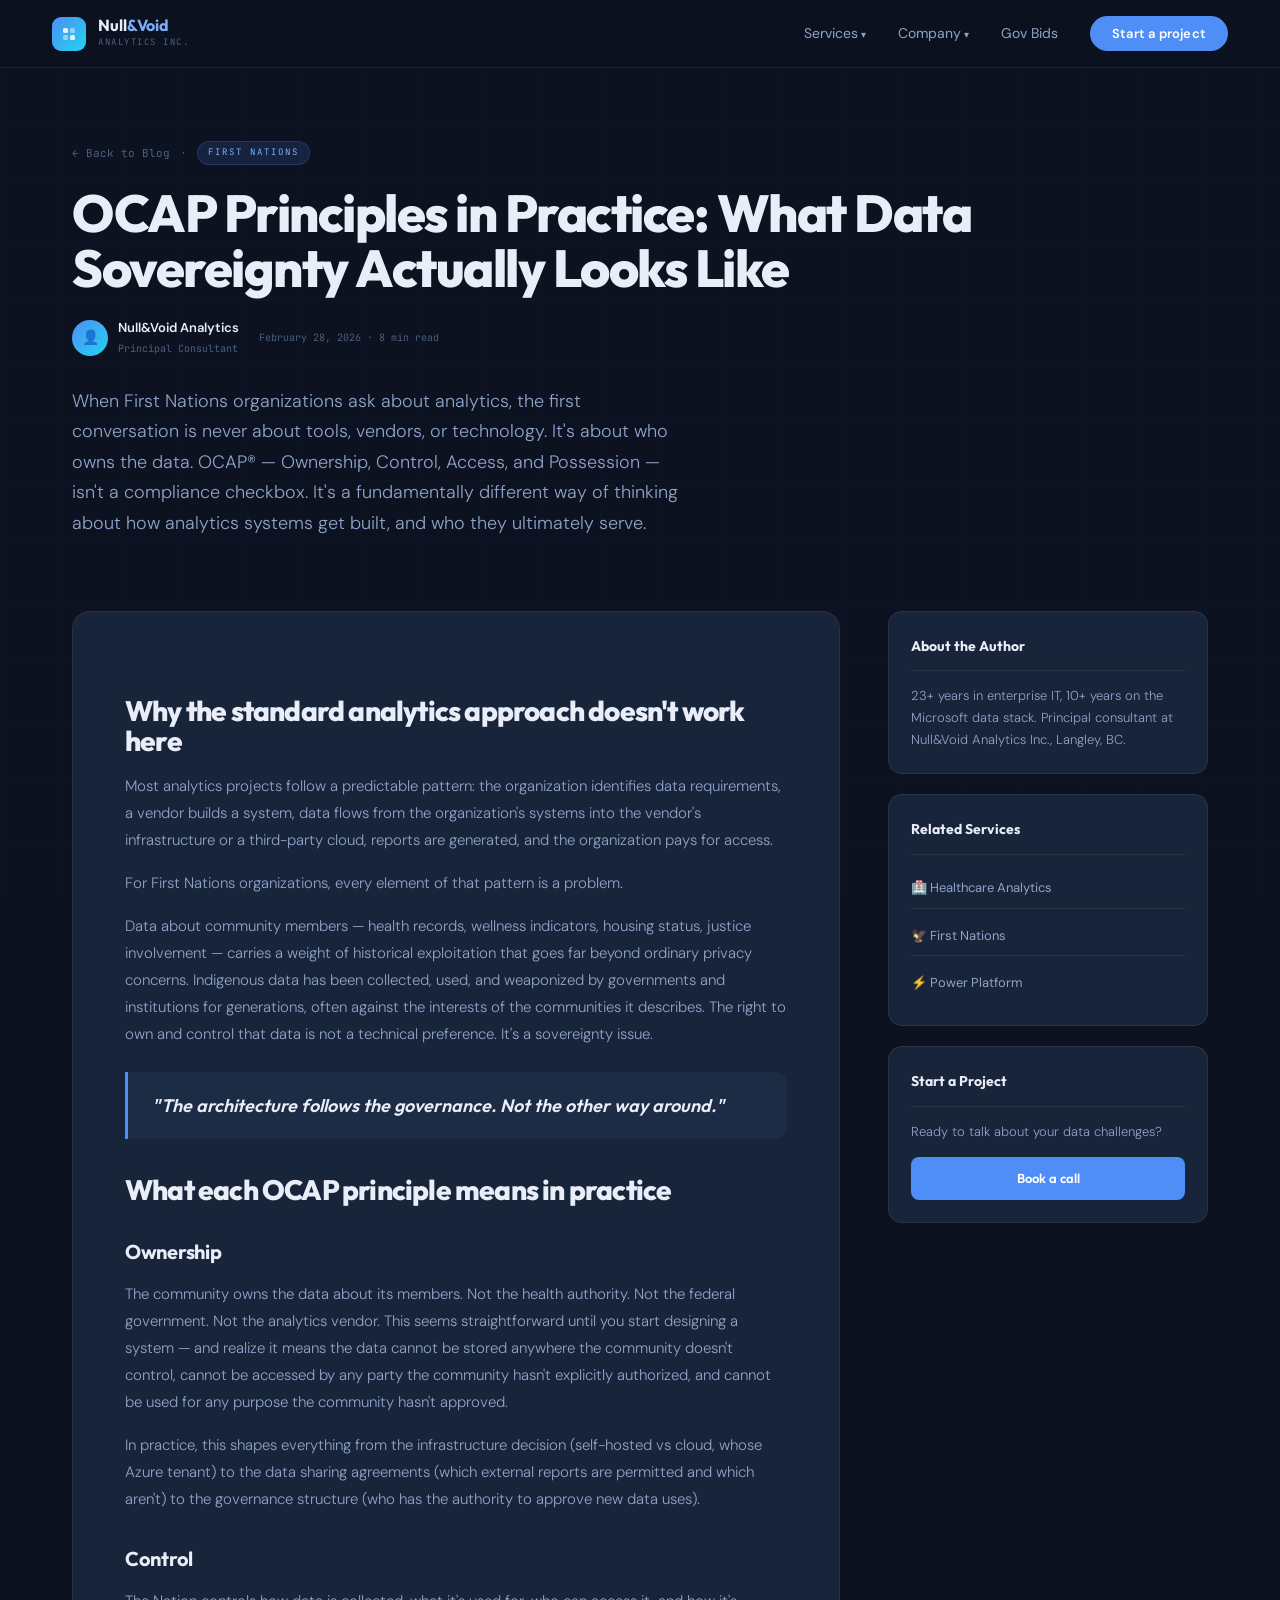
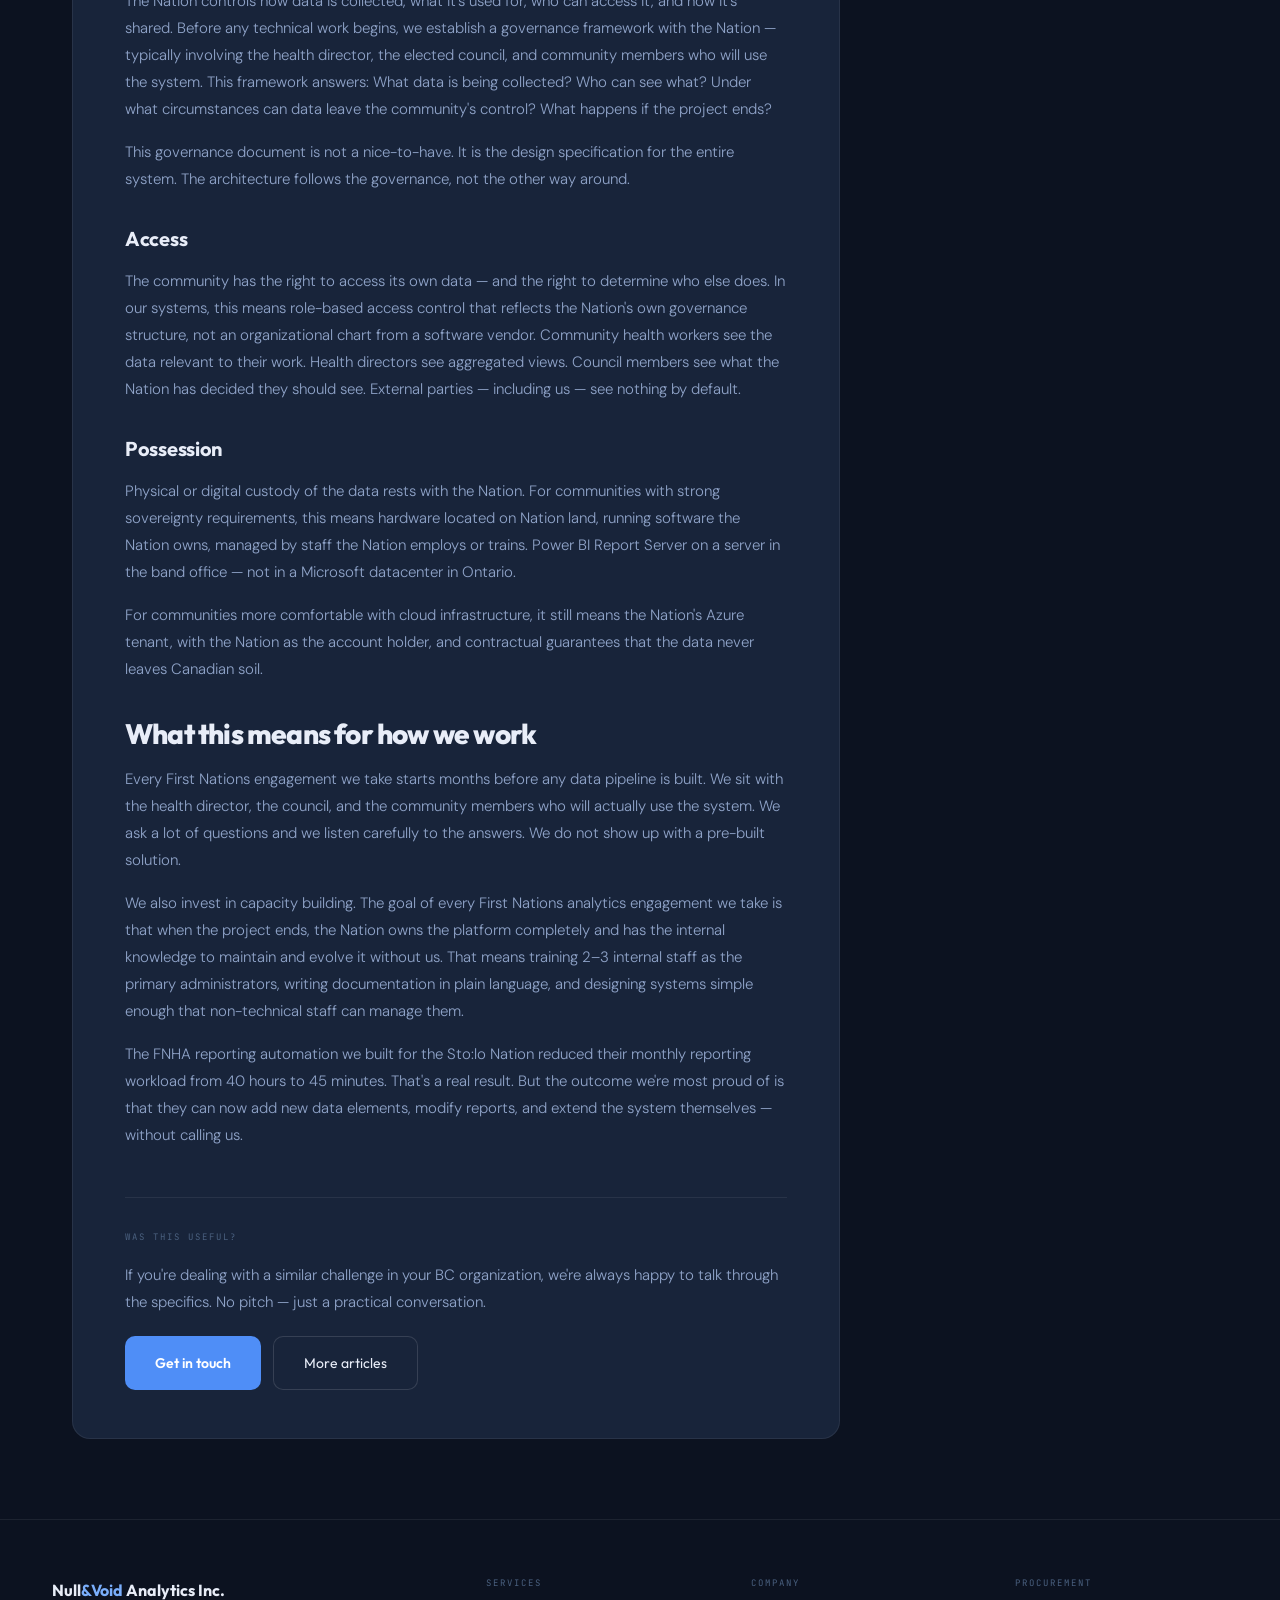
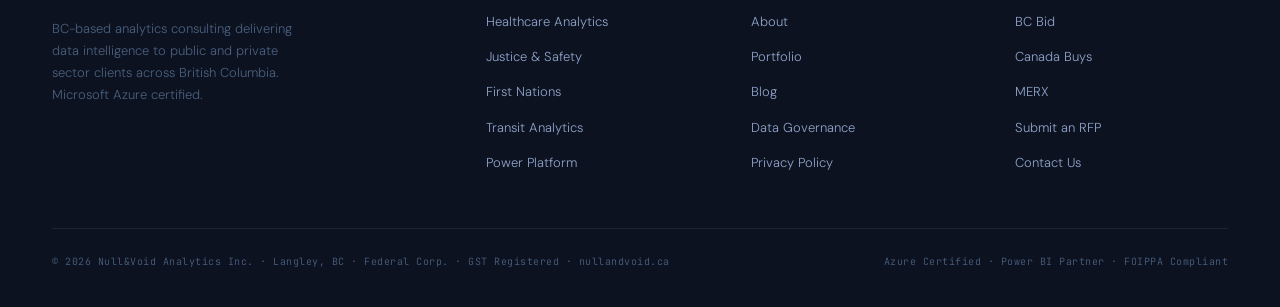
<file: blog-ocap.html>
<!DOCTYPE html>
<html lang="en">
<head>
<meta charset="UTF-8">
<meta name="viewport" content="width=device-width, initial-scale=1.0">
<meta name="description" content="OCAP Principles in Practice: What Data Sovereignty Actually Looks Like — Null&Void Analytics Blog">
<title>OCAP Principles in Practice: What Data Sovereignty Actually Looks Like | Null&amp;Void Analytics Inc.</title>
<link rel="preconnect" href="https://fonts.googleapis.com"><link href="https://fonts.googleapis.com/css2?family=Outfit:wght@300;400;500;600;700;800;900&family=DM+Sans:wght@300;400;500&family=JetBrains+Mono:wght@400;500&display=swap" rel="stylesheet">
<style>

*,*::before,*::after{box-sizing:border-box;margin:0;padding:0;}
:root{
  --navy:#0c1220;--navy2:#101929;--navy3:#141f32;
  --card:#18243a;--card2:#1d2c45;
  --border:rgba(255,255,255,0.07);--border2:rgba(255,255,255,0.13);
  --blue:#4f8ef7;--blue-light:#7aaefb;--blue-glow:rgba(79,142,247,0.14);
  --cyan:#22d3ee;--emerald:#10b981;--amber:#f59e0b;--red:#f87171;--purple:#a78bfa;
  --text:#e8edf8;--text2:#8fa3c8;--text3:#4a607f;
  --mono:'JetBrains Mono',monospace;
  --display:'Outfit',sans-serif;
  --body:'DM Sans',sans-serif;
}
html{scroll-behavior:smooth;}
body{background:var(--navy);color:var(--text);font-family:var(--body);font-size:15px;line-height:1.75;overflow-x:hidden;}
body::before{content:'';position:fixed;inset:0;background-image:linear-gradient(rgba(79,142,247,0.03) 1px,transparent 1px),linear-gradient(90deg,rgba(79,142,247,0.03) 1px,transparent 1px);background-size:60px 60px;pointer-events:none;z-index:0;}

/* NAV */
nav{position:fixed;top:0;left:0;right:0;z-index:200;height:68px;display:flex;align-items:center;padding:0 52px;justify-content:space-between;background:rgba(12,18,32,0.92);backdrop-filter:blur(24px);border-bottom:1px solid var(--border);}
.logo{display:flex;align-items:center;gap:12px;text-decoration:none;}
.logo-icon{width:34px;height:34px;border-radius:9px;background:linear-gradient(135deg,var(--blue),var(--cyan));display:grid;place-items:center;flex-shrink:0;}
.logo-name{font-family:var(--display);font-size:16px;font-weight:700;color:var(--text);line-height:1;}
.logo-name span{color:var(--blue-light);}
.logo-sub{font-family:var(--mono);font-size:9px;color:var(--text3);letter-spacing:1.5px;text-transform:uppercase;margin-top:2px;}
nav ul{list-style:none;display:flex;align-items:center;gap:32px;}
nav ul a{color:var(--text2);text-decoration:none;font-size:14px;font-weight:400;transition:color 0.2s;}
nav ul a:hover{color:var(--text);}
.nav-dropdown{position:relative;}
.nav-dropdown > a::after{content:' ▾';font-size:10px;}
.nav-dropdown-menu{display:none;position:absolute;top:100%;left:0;background:var(--card);border:1px solid var(--border2);border-radius:12px;padding:8px;min-width:220px;margin-top:8px;box-shadow:0 20px 60px rgba(0,0,0,0.4);}
.nav-dropdown:hover .nav-dropdown-menu{display:flex;flex-direction:column;gap:2px;}
.nav-dropdown-menu a{display:block;padding:9px 14px;color:var(--text2);text-decoration:none;font-size:13px;border-radius:8px;transition:all 0.15s;white-space:nowrap;}
.nav-dropdown-menu a:hover{background:var(--blue-glow);color:var(--blue-light);}
.nav-pill{background:var(--blue)!important;color:#fff!important;padding:9px 22px;border-radius:100px;font-weight:600!important;font-size:13px!important;transition:all 0.2s!important;letter-spacing:0.2px;}
.nav-pill:hover{transform:translateY(-1px);box-shadow:0 6px 24px rgba(79,142,247,0.4)!important;}

/* FOOTER */
footer{background:var(--navy);border-top:1px solid var(--border);padding:56px 52px 36px;position:relative;z-index:1;}
.footer-inner{max-width:1240px;margin:0 auto;}
.footer-grid{display:grid;grid-template-columns:1.8fr 1fr 1fr 1fr;gap:52px;margin-bottom:44px;}
.footer-logo-name{font-family:var(--display);font-size:16px;font-weight:700;color:var(--text);}
.footer-logo-name span{color:var(--blue-light);}
.footer-brand p{color:var(--text3);font-size:13px;line-height:1.7;font-weight:300;margin-top:14px;max-width:240px;}
.footer-col h5{font-family:var(--mono);font-size:9px;font-weight:400;letter-spacing:2px;text-transform:uppercase;color:var(--text3);margin-bottom:16px;}
.footer-col ul{list-style:none;}
.footer-col ul li{margin-bottom:9px;}
.footer-col ul li a{color:var(--text2);text-decoration:none;font-size:13px;font-weight:300;transition:color 0.2s;}
.footer-col ul li a:hover{color:var(--text);}
.footer-bottom{display:flex;justify-content:space-between;align-items:center;padding-top:24px;border-top:1px solid var(--border);font-size:12px;color:var(--text3);font-weight:300;}
.footer-bottom span{font-family:var(--mono);font-size:10px;letter-spacing:0.5px;}

/* COMMON COMPONENTS */
.section-wrap{max-width:1240px;margin:0 auto;padding:88px 52px;}
.page-hero{padding:140px 52px 72px;max-width:1240px;margin:0 auto;position:relative;z-index:1;}
.ph-kicker{display:inline-flex;align-items:center;gap:8px;font-family:var(--mono);font-size:11px;color:var(--blue-light);letter-spacing:2px;text-transform:uppercase;margin-bottom:18px;}
.ph-kicker::before{content:'';width:20px;height:1px;background:var(--blue);}
h1{font-family:var(--display);font-size:clamp(38px,5vw,64px);font-weight:800;line-height:1.05;letter-spacing:-1.5px;margin-bottom:22px;color:var(--text);}
h1 em{font-style:normal;color:var(--blue-light);}
h2{font-family:var(--display);font-size:clamp(28px,3.5vw,44px);font-weight:800;letter-spacing:-1px;line-height:1.1;color:var(--text);}
h3{font-family:var(--display);font-size:20px;font-weight:700;letter-spacing:-0.3px;color:var(--text);}
h4{font-family:var(--display);font-size:15px;font-weight:700;color:var(--text);}
p{color:var(--text2);line-height:1.75;font-weight:300;}
.lead{font-size:18px;color:var(--text2);line-height:1.7;font-weight:300;max-width:620px;}
.sec-kicker{display:inline-flex;align-items:center;gap:8px;font-family:var(--mono);font-size:11px;color:var(--blue-light);letter-spacing:2px;text-transform:uppercase;margin-bottom:16px;}
.sec-kicker::before{content:'';width:20px;height:1px;background:var(--blue);}
.card{background:var(--card);border:1px solid var(--border);border-radius:18px;padding:32px;transition:all 0.25s;}
.card:hover{border-color:var(--border2);transform:translateY(-3px);box-shadow:0 16px 48px rgba(0,0,0,0.25);}
.card h3{margin-bottom:12px;}
.card p{font-size:14px;margin-bottom:0;}
.card-grid-3{display:grid;grid-template-columns:repeat(3,1fr);gap:18px;}
.card-grid-2{display:grid;grid-template-columns:repeat(2,1fr);gap:18px;}
.tag-row{display:flex;flex-wrap:wrap;gap:7px;margin-top:18px;}
.tag{font-family:var(--mono);font-size:10px;padding:4px 11px;border-radius:7px;border:1px solid var(--border2);color:var(--text3);}
.tag.blue{border-color:rgba(79,142,247,0.3);color:var(--blue-light);background:rgba(79,142,247,0.06);}
.tag.cyan{border-color:rgba(34,211,238,0.3);color:var(--cyan);background:rgba(34,211,238,0.06);}
.tag.green{border-color:rgba(16,185,129,0.3);color:var(--emerald);background:rgba(16,185,129,0.06);}
.tag.amber{border-color:rgba(245,158,11,0.3);color:var(--amber);background:rgba(245,158,11,0.06);}
.btn-pri{background:var(--blue);color:#fff;padding:14px 30px;border-radius:10px;font-weight:600;font-size:14px;text-decoration:none;display:inline-flex;align-items:center;gap:9px;transition:all 0.22s;font-family:var(--display);border:none;cursor:pointer;}
.btn-pri:hover{transform:translateY(-2px);box-shadow:0 8px 32px rgba(79,142,247,0.38);}
.btn-sec{background:var(--card);color:var(--text);padding:14px 30px;border-radius:10px;font-weight:400;font-size:14px;text-decoration:none;display:inline-flex;align-items:center;gap:9px;border:1px solid var(--border2);transition:all 0.22s;font-family:var(--display);}
.btn-sec:hover{background:var(--card2);border-color:rgba(255,255,255,0.2);transform:translateY(-2px);}
.callout{border-radius:14px;padding:22px;margin:24px 0;display:flex;gap:14px;align-items:flex-start;}
.callout.blue{background:var(--blue-glow);border:1px solid rgba(79,142,247,0.2);}
.callout.green{background:rgba(16,185,129,0.07);border:1px solid rgba(16,185,129,0.2);}
.callout.amber{background:rgba(245,158,11,0.07);border:1px solid rgba(245,158,11,0.2);}
.callout-icon{font-size:20px;flex-shrink:0;}
.callout h4{font-size:13px;text-transform:uppercase;letter-spacing:0.5px;margin-bottom:6px;}
.callout.blue h4{color:var(--blue-light);}
.callout.green h4{color:var(--emerald);}
.callout.amber h4{color:var(--amber);}
.callout p{font-size:14px;margin-bottom:0;}
.stat-grid{display:grid;grid-template-columns:repeat(4,1fr);gap:18px;margin:40px 0;}
.stat-card{background:var(--card);border:1px solid var(--border);border-radius:14px;padding:24px;text-align:center;}
.stat-num{font-family:var(--display);font-size:36px;font-weight:800;letter-spacing:-1px;color:var(--blue-light);line-height:1;margin-bottom:8px;}
.stat-label{font-size:13px;color:var(--text3);}
.divider{height:1px;background:var(--border);margin:56px 0;}
.cta-band{background:var(--card);border-top:1px solid var(--border);padding:72px 52px;text-align:center;position:relative;z-index:1;}
.cta-band h2{margin-bottom:16px;}
.cta-band p{max-width:520px;margin:0 auto 36px;font-size:16px;}
.cta-buttons{display:flex;gap:14px;justify-content:center;flex-wrap:wrap;}
.reveal{opacity:0;transform:translateY(20px);transition:opacity 0.6s ease,transform 0.6s ease;}
.reveal.in{opacity:1;transform:none;}
.two-col{display:grid;grid-template-columns:1fr 1fr;gap:64px;align-items:start;}
.process-steps{display:flex;flex-direction:column;gap:0;border-left:2px solid var(--border);padding-left:0;margin:32px 0;}
.step{display:flex;gap:24px;padding:0 0 32px 32px;position:relative;}
.step:last-child{padding-bottom:0;}
.step::before{content:'';position:absolute;left:-7px;top:4px;width:12px;height:12px;border-radius:50%;background:var(--blue);border:2px solid var(--navy);}
.step-num{font-family:var(--mono);font-size:9px;color:var(--text3);letter-spacing:2px;text-transform:uppercase;margin-bottom:6px;display:block;}
.step h4{margin-bottom:8px;}
.step p{font-size:14px;}
@media(max-width:1024px){.footer-grid{grid-template-columns:1fr 1fr;gap:36px;}.card-grid-3{grid-template-columns:repeat(2,1fr);}.stat-grid{grid-template-columns:repeat(2,1fr);}.two-col{grid-template-columns:1fr;gap:40px;}}
@media(max-width:768px){nav{padding:0 20px;}nav ul{display:none;}.page-hero,.section-wrap{padding-left:20px;padding-right:20px;}.card-grid-3,.card-grid-2{grid-template-columns:1fr;}footer{padding:40px 20px 24px;}.footer-grid{grid-template-columns:1fr;gap:28px;}.cta-band{padding:52px 20px;}}


.page-hero{padding:140px 52px 72px;max-width:1240px;margin:0 auto;position:relative;z-index:1;}
.post-layout{max-width:1240px;margin:0 auto;padding:0 52px 80px;display:grid;grid-template-columns:1fr 320px;gap:48px;position:relative;z-index:1;}
.article{background:var(--card);border:1px solid var(--border);border-radius:18px;padding:48px 52px;}
.article h2{font-family:var(--display);font-size:clamp(22px,3vw,28px);font-weight:800;letter-spacing:-0.8px;margin:36px 0 16px;}
.article h3{font-family:var(--display);font-size:20px;font-weight:700;margin:28px 0 12px;}
.article p{color:var(--text2);font-size:15px;line-height:1.8;margin-bottom:16px;font-weight:300;}
.article strong{color:var(--text);font-weight:600;}
.article ul,.article ol{margin:16px 0 20px 24px;display:flex;flex-direction:column;gap:8px;}
.article li{color:var(--text2);font-size:15px;line-height:1.7;font-weight:300;}
.article .pullquote{background:var(--card2);border-left:3px solid var(--blue);border-radius:0 12px 12px 0;padding:20px 24px;margin:24px 0;font-family:var(--display);font-size:18px;font-weight:600;color:var(--text);line-height:1.5;font-style:italic;}
.article-sidebar{display:flex;flex-direction:column;gap:20px;position:sticky;top:88px;align-self:flex-start;}
.aside-card{background:var(--card);border:1px solid var(--border);border-radius:14px;padding:22px;}
.aside-card h4{font-family:var(--display);font-size:14px;font-weight:700;margin-bottom:14px;padding-bottom:12px;border-bottom:1px solid var(--border);}
@media(max-width:1024px){.post-layout{grid-template-columns:1fr;}.article-sidebar{position:static;}}
@media(max-width:768px){.page-hero,.post-layout{padding-left:20px;padding-right:20px;}.article{padding:28px 20px;}}

</style>
</head>
<body>
<nav>
  <a href="index.html" class="logo">
    <div class="logo-icon"><svg width="16" height="16" viewBox="0 0 16 16" fill="none"><rect x="2" y="2" width="5" height="5" rx="1.5" fill="rgba(255,255,255,0.85)"/><rect x="9" y="2" width="5" height="5" rx="1.5" fill="rgba(255,255,255,0.45)"/><rect x="2" y="9" width="5" height="5" rx="1.5" fill="rgba(255,255,255,0.45)"/><rect x="9" y="9" width="5" height="5" rx="1.5" fill="rgba(255,255,255,0.85)"/></svg></div>
    <div><div class="logo-name">Null<span>&amp;Void</span></div><div class="logo-sub">Analytics Inc.</div></div>
  </a>
  <ul>
    <li class="nav-dropdown"><a href="index.html#services">Services</a>
      <div class="nav-dropdown-menu">
        <a href="healthcare.html">🏥 Healthcare Analytics</a>
        <a href="justice.html">⚖️ Justice &amp; Safety</a>
        <a href="first-nations.html">🦅 First Nations</a>
        <a href="transit.html">🚇 Transit Analytics</a>
        <a href="power-platform.html">⚡ Power Platform</a>
      </div>
    </li>
    <li class="nav-dropdown"><a href="about.html">Company</a>
      <div class="nav-dropdown-menu">
        <a href="about.html">About Us</a>
        <a href="portfolio.html">Portfolio</a>
        <a href="blog.html">Blog</a>
        <a href="data-governance.html">Data Governance</a>
        <a href="privacy-policy.html">Privacy Policy</a>
      </div>
    </li>
    <li><a href="index.html#government">Gov Bids</a></li>
    <li><a href="mailto:hello@nullandvoid.ca" class="nav-pill">Start a project</a></li>
  </ul>
</nav>

<div class="page-hero">
  <div style="display:flex;align-items:center;gap:12px;margin-bottom:20px;">
    <a href="blog.html" style="font-family:var(--mono);font-size:11px;color:var(--text3);text-decoration:none;display:flex;align-items:center;gap:6px;transition:color 0.2s;" onmouseover="this.style.color='var(--blue-light)'" onmouseout="this.style.color='var(--text3)'">← Back to Blog</a>
    <span style="color:var(--text3);">·</span>
    <span style="font-family:var(--mono);font-size:9px;letter-spacing:2px;text-transform:uppercase;color:var(--blue-light);padding:3px 10px;background:var(--blue-glow);border:1px solid rgba(79,142,247,0.2);border-radius:100px;">First Nations</span>
  </div>
  <h1 style="font-size:clamp(32px,4.5vw,52px);">OCAP Principles in Practice: What Data Sovereignty Actually Looks Like</h1>
  <div style="display:flex;align-items:center;gap:20px;margin-top:20px;flex-wrap:wrap;">
    <div style="display:flex;align-items:center;gap:10px;">
      <div style="width:36px;height:36px;border-radius:50%;background:linear-gradient(135deg,var(--blue),var(--cyan));display:grid;place-items:center;font-size:14px;">👤</div>
      <div><div style="font-size:13px;font-weight:600;color:var(--text);">Null&amp;Void Analytics</div><div style="font-family:var(--mono);font-size:10px;color:var(--text3);">Principal Consultant</div></div>
    </div>
    <div style="font-family:var(--mono);font-size:10px;color:var(--text3);">February 28, 2026 · 8 min read</div>
  </div>
  <p class="lead" style="margin-top:28px;">When First Nations organizations ask about analytics, the first conversation is never about tools, vendors, or technology. It's about who owns the data. OCAP® — Ownership, Control, Access, and Possession — isn't a compliance checkbox. It's a fundamentally different way of thinking about how analytics systems get built, and who they ultimately serve.</p>
</div>
<div class="post-layout">
  <article class="article">

    <h2>Why the standard analytics approach doesn't work here</h2>
    <p>Most analytics projects follow a predictable pattern: the organization identifies data requirements, a vendor builds a system, data flows from the organization's systems into the vendor's infrastructure or a third-party cloud, reports are generated, and the organization pays for access.</p>
    <p>For First Nations organizations, every element of that pattern is a problem.</p>
    <p>Data about community members — health records, wellness indicators, housing status, justice involvement — carries a weight of historical exploitation that goes far beyond ordinary privacy concerns. Indigenous data has been collected, used, and weaponized by governments and institutions for generations, often against the interests of the communities it describes. The right to own and control that data is not a technical preference. It's a sovereignty issue.</p>
    <div class="pullquote">"The architecture follows the governance. Not the other way around."</div>
    <h2>What each OCAP principle means in practice</h2>
    <h3>Ownership</h3>
    <p>The community owns the data about its members. Not the health authority. Not the federal government. Not the analytics vendor. This seems straightforward until you start designing a system — and realize it means the data cannot be stored anywhere the community doesn't control, cannot be accessed by any party the community hasn't explicitly authorized, and cannot be used for any purpose the community hasn't approved.</p>
    <p>In practice, this shapes everything from the infrastructure decision (self-hosted vs cloud, whose Azure tenant) to the data sharing agreements (which external reports are permitted and which aren't) to the governance structure (who has the authority to approve new data uses).</p>
    <h3>Control</h3>
    <p>The Nation controls how data is collected, what it's used for, who can access it, and how it's shared. Before any technical work begins, we establish a governance framework with the Nation — typically involving the health director, the elected council, and community members who will use the system. This framework answers: What data is being collected? Who can see what? Under what circumstances can data leave the community's control? What happens if the project ends?</p>
    <p>This governance document is not a nice-to-have. It is the design specification for the entire system. The architecture follows the governance, not the other way around.</p>
    <h3>Access</h3>
    <p>The community has the right to access its own data — and the right to determine who else does. In our systems, this means role-based access control that reflects the Nation's own governance structure, not an organizational chart from a software vendor. Community health workers see the data relevant to their work. Health directors see aggregated views. Council members see what the Nation has decided they should see. External parties — including us — see nothing by default.</p>
    <h3>Possession</h3>
    <p>Physical or digital custody of the data rests with the Nation. For communities with strong sovereignty requirements, this means hardware located on Nation land, running software the Nation owns, managed by staff the Nation employs or trains. Power BI Report Server on a server in the band office — not in a Microsoft datacenter in Ontario.</p>
    <p>For communities more comfortable with cloud infrastructure, it still means the Nation's Azure tenant, with the Nation as the account holder, and contractual guarantees that the data never leaves Canadian soil.</p>
    <h2>What this means for how we work</h2>
    <p>Every First Nations engagement we take starts months before any data pipeline is built. We sit with the health director, the council, and the community members who will actually use the system. We ask a lot of questions and we listen carefully to the answers. We do not show up with a pre-built solution.</p>
    <p>We also invest in capacity building. The goal of every First Nations analytics engagement we take is that when the project ends, the Nation owns the platform completely and has the internal knowledge to maintain and evolve it without us. That means training 2–3 internal staff as the primary administrators, writing documentation in plain language, and designing systems simple enough that non-technical staff can manage them.</p>
    <p>The FNHA reporting automation we built for the Sto:lo Nation reduced their monthly reporting workload from 40 hours to 45 minutes. That's a real result. But the outcome we're most proud of is that they can now add new data elements, modify reports, and extend the system themselves — without calling us.</p>
  
    <div style="margin-top:48px;padding-top:32px;border-top:1px solid var(--border);">
      <div style="font-family:var(--mono);font-size:9px;color:var(--text3);letter-spacing:2px;text-transform:uppercase;margin-bottom:16px;">Was this useful?</div>
      <p>If you're dealing with a similar challenge in your BC organization, we're always happy to talk through the specifics. No pitch — just a practical conversation.</p>
      <div style="display:flex;gap:12px;margin-top:20px;flex-wrap:wrap;">
        <a href="mailto:hello@nullandvoid.ca" class="btn-pri">Get in touch</a>
        <a href="blog.html" class="btn-sec">More articles</a>
      </div>
    </div>
  </article>
  <aside class="article-sidebar">
    <div class="aside-card">
      <h4>About the Author</h4>
      <p style="font-size:13px;color:var(--text2);line-height:1.7;">23+ years in enterprise IT, 10+ years on the Microsoft data stack. Principal consultant at Null&amp;Void Analytics Inc., Langley, BC.</p>
    </div>
    <div class="aside-card">
      <h4>Related Services</h4>
      <div style="display:flex;flex-direction:column;gap:8px;">
        <a href="healthcare.html" style="color:var(--text2);text-decoration:none;font-size:13px;padding:8px 0;border-bottom:1px solid var(--border);transition:color 0.2s;" onmouseover="this.style.color='var(--text)'" onmouseout="this.style.color='var(--text2)'">🏥 Healthcare Analytics</a>
        <a href="first-nations.html" style="color:var(--text2);text-decoration:none;font-size:13px;padding:8px 0;border-bottom:1px solid var(--border);" onmouseover="this.style.color='var(--text)'" onmouseout="this.style.color='var(--text2)'">🦅 First Nations</a>
        <a href="power-platform.html" style="color:var(--text2);text-decoration:none;font-size:13px;padding:8px 0;" onmouseover="this.style.color='var(--text)'" onmouseout="this.style.color='var(--text2)'">⚡ Power Platform</a>
      </div>
    </div>
    <div class="aside-card">
      <h4>Start a Project</h4>
      <p style="font-size:13px;color:var(--text2);margin-bottom:14px;">Ready to talk about your data challenges?</p>
      <a href="mailto:hello@nullandvoid.ca" style="display:block;background:var(--blue);color:#fff;text-align:center;padding:10px;border-radius:8px;text-decoration:none;font-family:var(--display);font-weight:600;font-size:13px;">Book a call</a>
    </div>
  </aside>
</div>

<footer>
<div class="footer-inner">
  <div class="footer-grid">
    <div class="footer-brand">
      <div class="footer-logo-name">Null<span>&amp;Void</span> Analytics Inc.</div>
      <p>BC-based analytics consulting delivering data intelligence to public and private sector clients across British Columbia. Microsoft Azure certified.</p>
    </div>
    <div class="footer-col"><h5>Services</h5><ul>
      <li><a href="healthcare.html">Healthcare Analytics</a></li>
      <li><a href="justice.html">Justice &amp; Safety</a></li>
      <li><a href="first-nations.html">First Nations</a></li>
      <li><a href="transit.html">Transit Analytics</a></li>
      <li><a href="power-platform.html">Power Platform</a></li>
    </ul></div>
    <div class="footer-col"><h5>Company</h5><ul>
      <li><a href="about.html">About</a></li>
      <li><a href="portfolio.html">Portfolio</a></li>
      <li><a href="blog.html">Blog</a></li>
      <li><a href="data-governance.html">Data Governance</a></li>
      <li><a href="privacy-policy.html">Privacy Policy</a></li>
    </ul></div>
    <div class="footer-col"><h5>Procurement</h5><ul>
      <li><a href="https://bcbid.gov.bc.ca" target="_blank">BC Bid</a></li>
      <li><a href="https://canadabuys.canada.ca" target="_blank">Canada Buys</a></li>
      <li><a href="https://merx.com" target="_blank">MERX</a></li>
      <li><a href="mailto:rfp@nullandvoid.ca">Submit an RFP</a></li>
      <li><a href="mailto:hello@nullandvoid.ca">Contact Us</a></li>
    </ul></div>
  </div>
  <div class="footer-bottom">
    <span>© 2026 Null&amp;Void Analytics Inc. · Langley, BC · Federal Corp. · GST Registered · nullandvoid.ca</span>
    <span>Azure Certified · Power BI Partner · FOIPPA Compliant</span>
  </div>
</div>
</footer>
<script>
var obs=new IntersectionObserver(function(e){e.forEach(function(e){if(e.isIntersecting)e.target.classList.add('in')})},{threshold:0.08});
document.querySelectorAll('.reveal').forEach(function(el){obs.observe(el);});
</script>
</body>
</html>
</file>
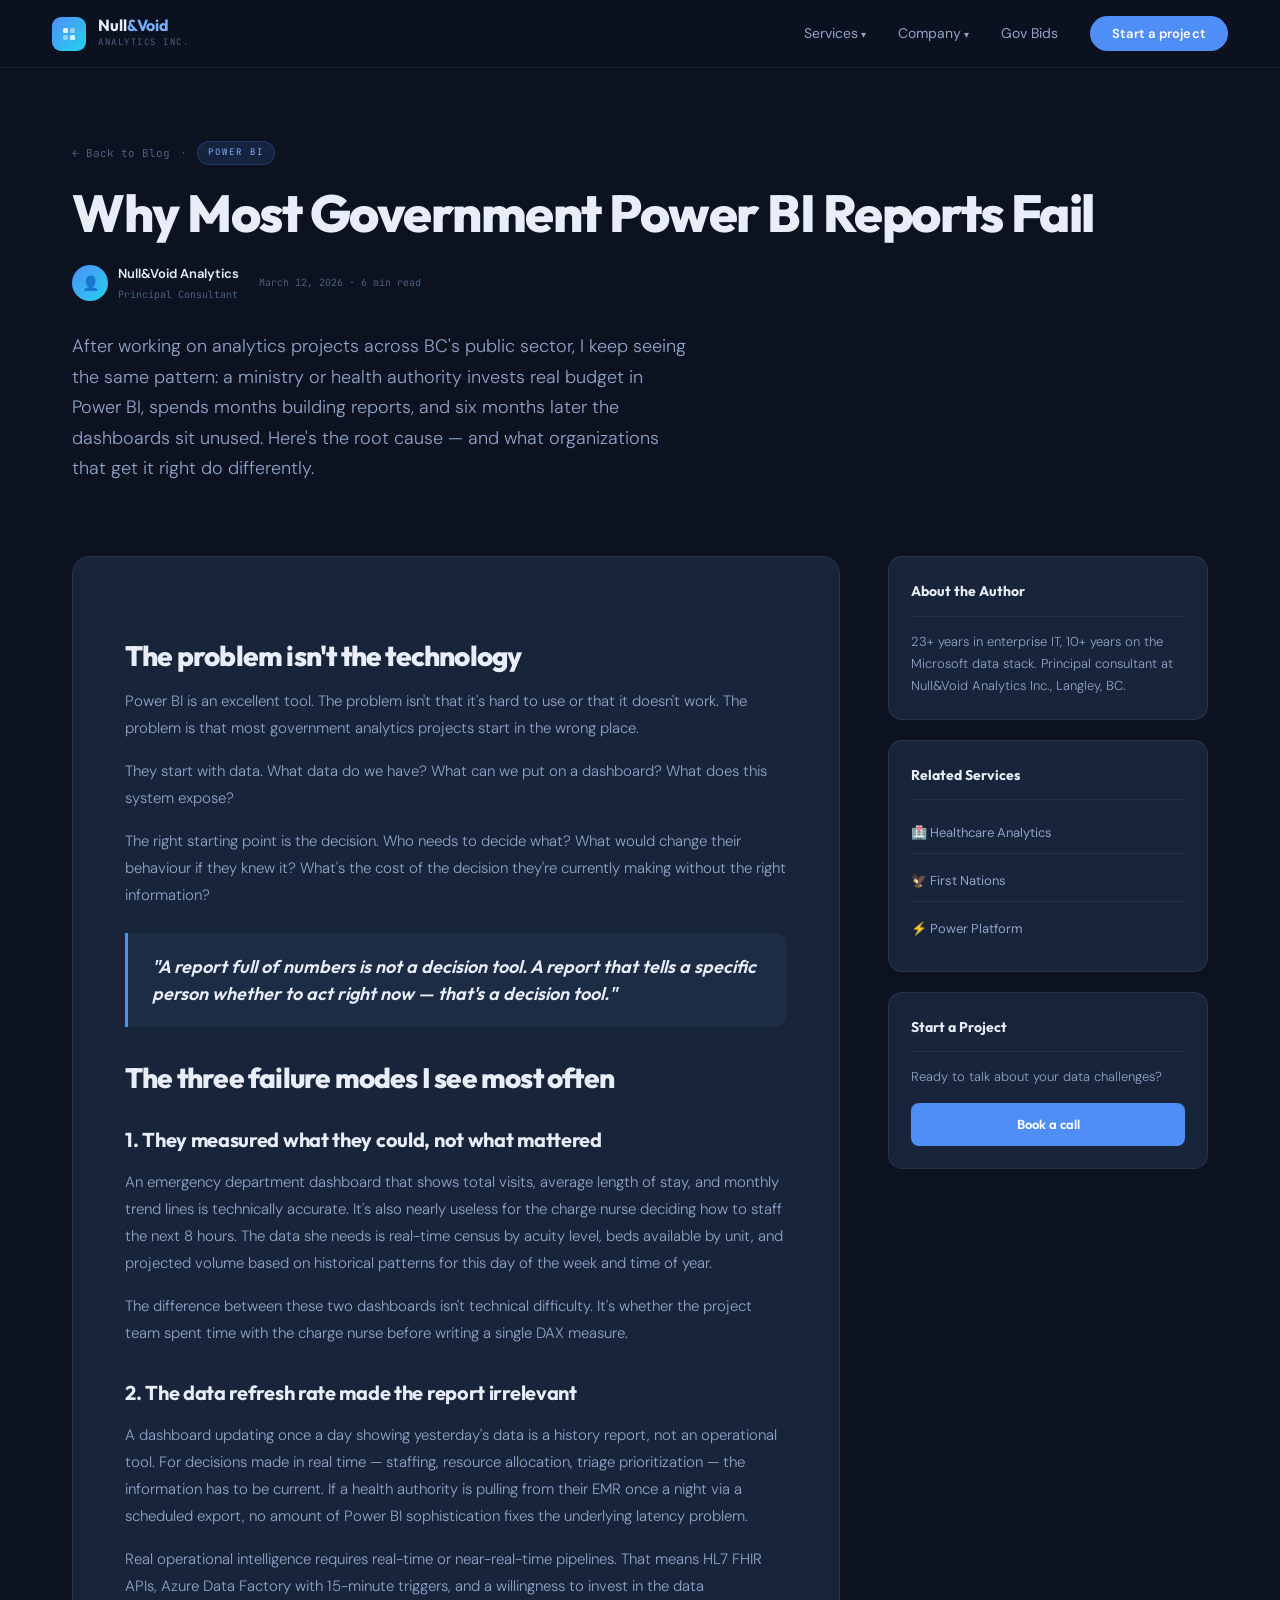
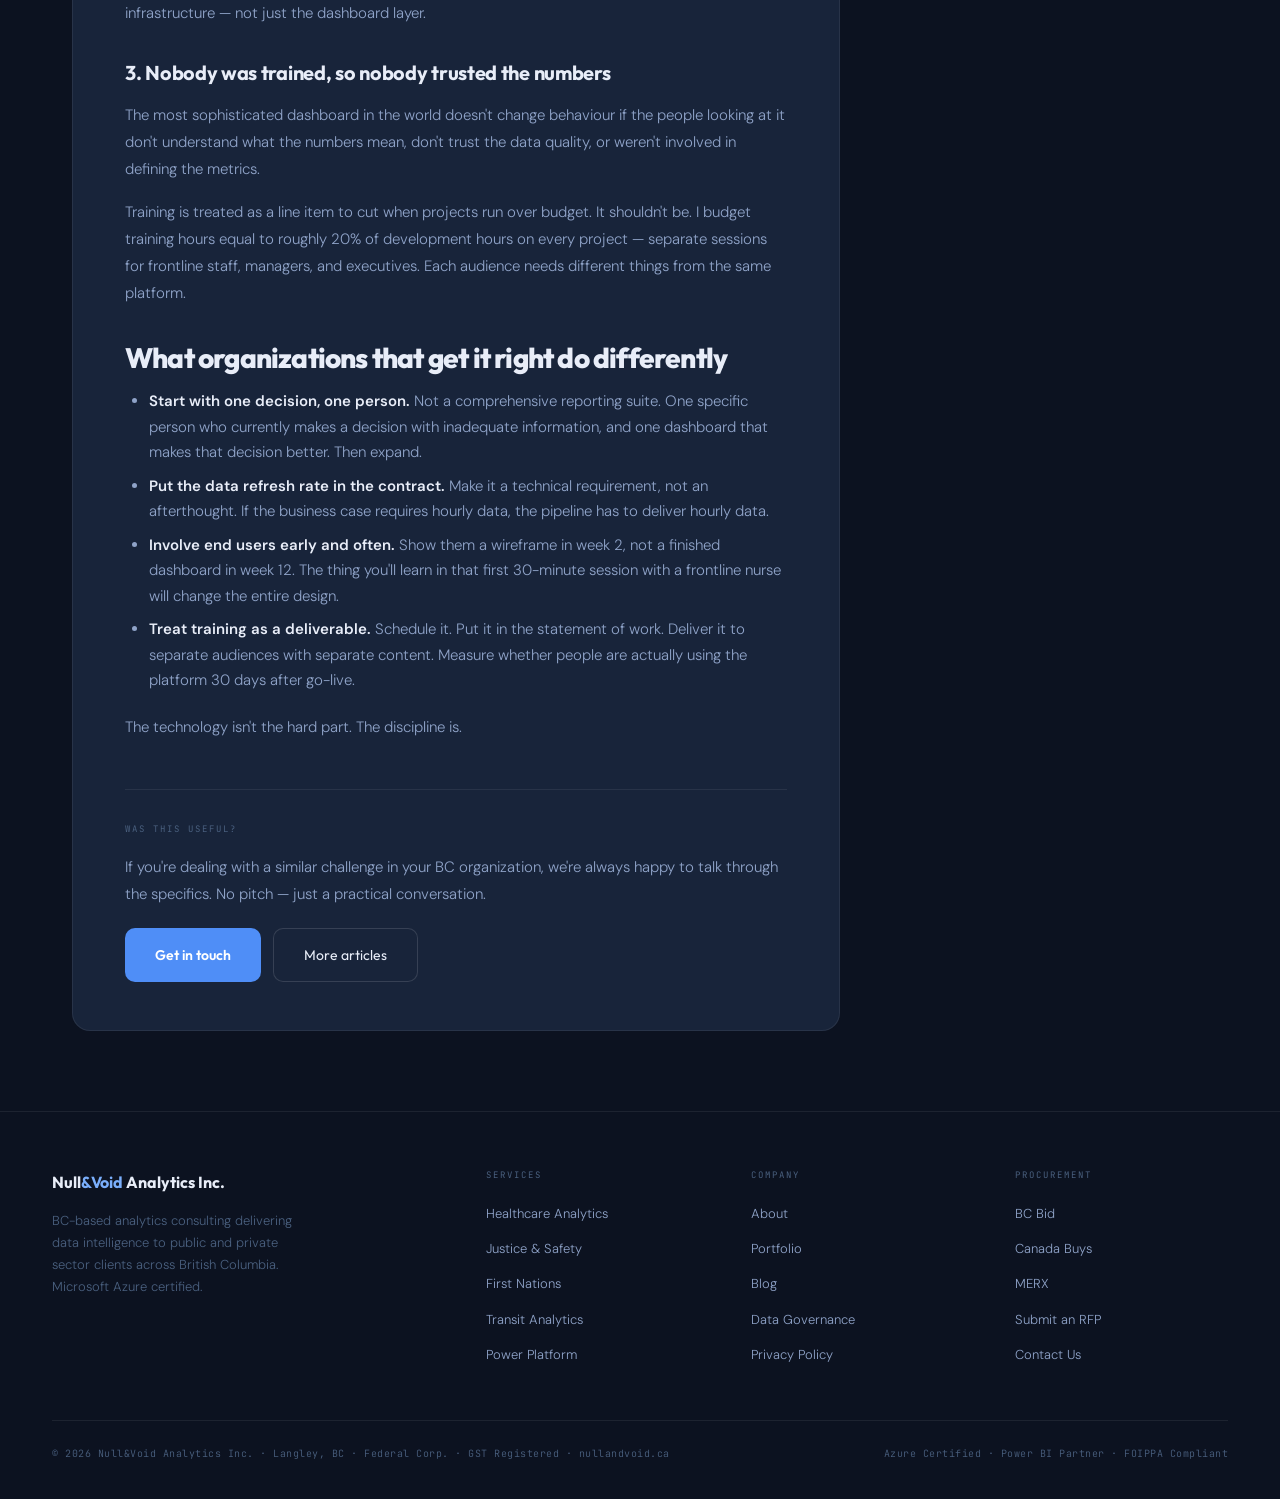
<file: blog-pbi-fails.html>
<!DOCTYPE html>
<html lang="en">
<head>
<meta charset="UTF-8">
<meta name="viewport" content="width=device-width, initial-scale=1.0">
<meta name="description" content="Why Most Government Power BI Reports Fail — Null&Void Analytics Blog">
<title>Why Most Government Power BI Reports Fail | Null&amp;Void Analytics Inc.</title>
<link rel="preconnect" href="https://fonts.googleapis.com"><link href="https://fonts.googleapis.com/css2?family=Outfit:wght@300;400;500;600;700;800;900&family=DM+Sans:wght@300;400;500&family=JetBrains+Mono:wght@400;500&display=swap" rel="stylesheet">
<style>

*,*::before,*::after{box-sizing:border-box;margin:0;padding:0;}
:root{
  --navy:#0c1220;--navy2:#101929;--navy3:#141f32;
  --card:#18243a;--card2:#1d2c45;
  --border:rgba(255,255,255,0.07);--border2:rgba(255,255,255,0.13);
  --blue:#4f8ef7;--blue-light:#7aaefb;--blue-glow:rgba(79,142,247,0.14);
  --cyan:#22d3ee;--emerald:#10b981;--amber:#f59e0b;--red:#f87171;--purple:#a78bfa;
  --text:#e8edf8;--text2:#8fa3c8;--text3:#4a607f;
  --mono:'JetBrains Mono',monospace;
  --display:'Outfit',sans-serif;
  --body:'DM Sans',sans-serif;
}
html{scroll-behavior:smooth;}
body{background:var(--navy);color:var(--text);font-family:var(--body);font-size:15px;line-height:1.75;overflow-x:hidden;}
body::before{content:'';position:fixed;inset:0;background-image:linear-gradient(rgba(79,142,247,0.03) 1px,transparent 1px),linear-gradient(90deg,rgba(79,142,247,0.03) 1px,transparent 1px);background-size:60px 60px;pointer-events:none;z-index:0;}

/* NAV */
nav{position:fixed;top:0;left:0;right:0;z-index:200;height:68px;display:flex;align-items:center;padding:0 52px;justify-content:space-between;background:rgba(12,18,32,0.92);backdrop-filter:blur(24px);border-bottom:1px solid var(--border);}
.logo{display:flex;align-items:center;gap:12px;text-decoration:none;}
.logo-icon{width:34px;height:34px;border-radius:9px;background:linear-gradient(135deg,var(--blue),var(--cyan));display:grid;place-items:center;flex-shrink:0;}
.logo-name{font-family:var(--display);font-size:16px;font-weight:700;color:var(--text);line-height:1;}
.logo-name span{color:var(--blue-light);}
.logo-sub{font-family:var(--mono);font-size:9px;color:var(--text3);letter-spacing:1.5px;text-transform:uppercase;margin-top:2px;}
nav ul{list-style:none;display:flex;align-items:center;gap:32px;}
nav ul a{color:var(--text2);text-decoration:none;font-size:14px;font-weight:400;transition:color 0.2s;}
nav ul a:hover{color:var(--text);}
.nav-dropdown{position:relative;}
.nav-dropdown > a::after{content:' ▾';font-size:10px;}
.nav-dropdown-menu{display:none;position:absolute;top:100%;left:0;background:var(--card);border:1px solid var(--border2);border-radius:12px;padding:8px;min-width:220px;margin-top:8px;box-shadow:0 20px 60px rgba(0,0,0,0.4);}
.nav-dropdown:hover .nav-dropdown-menu{display:flex;flex-direction:column;gap:2px;}
.nav-dropdown-menu a{display:block;padding:9px 14px;color:var(--text2);text-decoration:none;font-size:13px;border-radius:8px;transition:all 0.15s;white-space:nowrap;}
.nav-dropdown-menu a:hover{background:var(--blue-glow);color:var(--blue-light);}
.nav-pill{background:var(--blue)!important;color:#fff!important;padding:9px 22px;border-radius:100px;font-weight:600!important;font-size:13px!important;transition:all 0.2s!important;letter-spacing:0.2px;}
.nav-pill:hover{transform:translateY(-1px);box-shadow:0 6px 24px rgba(79,142,247,0.4)!important;}

/* FOOTER */
footer{background:var(--navy);border-top:1px solid var(--border);padding:56px 52px 36px;position:relative;z-index:1;}
.footer-inner{max-width:1240px;margin:0 auto;}
.footer-grid{display:grid;grid-template-columns:1.8fr 1fr 1fr 1fr;gap:52px;margin-bottom:44px;}
.footer-logo-name{font-family:var(--display);font-size:16px;font-weight:700;color:var(--text);}
.footer-logo-name span{color:var(--blue-light);}
.footer-brand p{color:var(--text3);font-size:13px;line-height:1.7;font-weight:300;margin-top:14px;max-width:240px;}
.footer-col h5{font-family:var(--mono);font-size:9px;font-weight:400;letter-spacing:2px;text-transform:uppercase;color:var(--text3);margin-bottom:16px;}
.footer-col ul{list-style:none;}
.footer-col ul li{margin-bottom:9px;}
.footer-col ul li a{color:var(--text2);text-decoration:none;font-size:13px;font-weight:300;transition:color 0.2s;}
.footer-col ul li a:hover{color:var(--text);}
.footer-bottom{display:flex;justify-content:space-between;align-items:center;padding-top:24px;border-top:1px solid var(--border);font-size:12px;color:var(--text3);font-weight:300;}
.footer-bottom span{font-family:var(--mono);font-size:10px;letter-spacing:0.5px;}

/* COMMON COMPONENTS */
.section-wrap{max-width:1240px;margin:0 auto;padding:88px 52px;}
.page-hero{padding:140px 52px 72px;max-width:1240px;margin:0 auto;position:relative;z-index:1;}
.ph-kicker{display:inline-flex;align-items:center;gap:8px;font-family:var(--mono);font-size:11px;color:var(--blue-light);letter-spacing:2px;text-transform:uppercase;margin-bottom:18px;}
.ph-kicker::before{content:'';width:20px;height:1px;background:var(--blue);}
h1{font-family:var(--display);font-size:clamp(38px,5vw,64px);font-weight:800;line-height:1.05;letter-spacing:-1.5px;margin-bottom:22px;color:var(--text);}
h1 em{font-style:normal;color:var(--blue-light);}
h2{font-family:var(--display);font-size:clamp(28px,3.5vw,44px);font-weight:800;letter-spacing:-1px;line-height:1.1;color:var(--text);}
h3{font-family:var(--display);font-size:20px;font-weight:700;letter-spacing:-0.3px;color:var(--text);}
h4{font-family:var(--display);font-size:15px;font-weight:700;color:var(--text);}
p{color:var(--text2);line-height:1.75;font-weight:300;}
.lead{font-size:18px;color:var(--text2);line-height:1.7;font-weight:300;max-width:620px;}
.sec-kicker{display:inline-flex;align-items:center;gap:8px;font-family:var(--mono);font-size:11px;color:var(--blue-light);letter-spacing:2px;text-transform:uppercase;margin-bottom:16px;}
.sec-kicker::before{content:'';width:20px;height:1px;background:var(--blue);}
.card{background:var(--card);border:1px solid var(--border);border-radius:18px;padding:32px;transition:all 0.25s;}
.card:hover{border-color:var(--border2);transform:translateY(-3px);box-shadow:0 16px 48px rgba(0,0,0,0.25);}
.card h3{margin-bottom:12px;}
.card p{font-size:14px;margin-bottom:0;}
.card-grid-3{display:grid;grid-template-columns:repeat(3,1fr);gap:18px;}
.card-grid-2{display:grid;grid-template-columns:repeat(2,1fr);gap:18px;}
.tag-row{display:flex;flex-wrap:wrap;gap:7px;margin-top:18px;}
.tag{font-family:var(--mono);font-size:10px;padding:4px 11px;border-radius:7px;border:1px solid var(--border2);color:var(--text3);}
.tag.blue{border-color:rgba(79,142,247,0.3);color:var(--blue-light);background:rgba(79,142,247,0.06);}
.tag.cyan{border-color:rgba(34,211,238,0.3);color:var(--cyan);background:rgba(34,211,238,0.06);}
.tag.green{border-color:rgba(16,185,129,0.3);color:var(--emerald);background:rgba(16,185,129,0.06);}
.tag.amber{border-color:rgba(245,158,11,0.3);color:var(--amber);background:rgba(245,158,11,0.06);}
.btn-pri{background:var(--blue);color:#fff;padding:14px 30px;border-radius:10px;font-weight:600;font-size:14px;text-decoration:none;display:inline-flex;align-items:center;gap:9px;transition:all 0.22s;font-family:var(--display);border:none;cursor:pointer;}
.btn-pri:hover{transform:translateY(-2px);box-shadow:0 8px 32px rgba(79,142,247,0.38);}
.btn-sec{background:var(--card);color:var(--text);padding:14px 30px;border-radius:10px;font-weight:400;font-size:14px;text-decoration:none;display:inline-flex;align-items:center;gap:9px;border:1px solid var(--border2);transition:all 0.22s;font-family:var(--display);}
.btn-sec:hover{background:var(--card2);border-color:rgba(255,255,255,0.2);transform:translateY(-2px);}
.callout{border-radius:14px;padding:22px;margin:24px 0;display:flex;gap:14px;align-items:flex-start;}
.callout.blue{background:var(--blue-glow);border:1px solid rgba(79,142,247,0.2);}
.callout.green{background:rgba(16,185,129,0.07);border:1px solid rgba(16,185,129,0.2);}
.callout.amber{background:rgba(245,158,11,0.07);border:1px solid rgba(245,158,11,0.2);}
.callout-icon{font-size:20px;flex-shrink:0;}
.callout h4{font-size:13px;text-transform:uppercase;letter-spacing:0.5px;margin-bottom:6px;}
.callout.blue h4{color:var(--blue-light);}
.callout.green h4{color:var(--emerald);}
.callout.amber h4{color:var(--amber);}
.callout p{font-size:14px;margin-bottom:0;}
.stat-grid{display:grid;grid-template-columns:repeat(4,1fr);gap:18px;margin:40px 0;}
.stat-card{background:var(--card);border:1px solid var(--border);border-radius:14px;padding:24px;text-align:center;}
.stat-num{font-family:var(--display);font-size:36px;font-weight:800;letter-spacing:-1px;color:var(--blue-light);line-height:1;margin-bottom:8px;}
.stat-label{font-size:13px;color:var(--text3);}
.divider{height:1px;background:var(--border);margin:56px 0;}
.cta-band{background:var(--card);border-top:1px solid var(--border);padding:72px 52px;text-align:center;position:relative;z-index:1;}
.cta-band h2{margin-bottom:16px;}
.cta-band p{max-width:520px;margin:0 auto 36px;font-size:16px;}
.cta-buttons{display:flex;gap:14px;justify-content:center;flex-wrap:wrap;}
.reveal{opacity:0;transform:translateY(20px);transition:opacity 0.6s ease,transform 0.6s ease;}
.reveal.in{opacity:1;transform:none;}
.two-col{display:grid;grid-template-columns:1fr 1fr;gap:64px;align-items:start;}
.process-steps{display:flex;flex-direction:column;gap:0;border-left:2px solid var(--border);padding-left:0;margin:32px 0;}
.step{display:flex;gap:24px;padding:0 0 32px 32px;position:relative;}
.step:last-child{padding-bottom:0;}
.step::before{content:'';position:absolute;left:-7px;top:4px;width:12px;height:12px;border-radius:50%;background:var(--blue);border:2px solid var(--navy);}
.step-num{font-family:var(--mono);font-size:9px;color:var(--text3);letter-spacing:2px;text-transform:uppercase;margin-bottom:6px;display:block;}
.step h4{margin-bottom:8px;}
.step p{font-size:14px;}
@media(max-width:1024px){.footer-grid{grid-template-columns:1fr 1fr;gap:36px;}.card-grid-3{grid-template-columns:repeat(2,1fr);}.stat-grid{grid-template-columns:repeat(2,1fr);}.two-col{grid-template-columns:1fr;gap:40px;}}
@media(max-width:768px){nav{padding:0 20px;}nav ul{display:none;}.page-hero,.section-wrap{padding-left:20px;padding-right:20px;}.card-grid-3,.card-grid-2{grid-template-columns:1fr;}footer{padding:40px 20px 24px;}.footer-grid{grid-template-columns:1fr;gap:28px;}.cta-band{padding:52px 20px;}}


.page-hero{padding:140px 52px 72px;max-width:1240px;margin:0 auto;position:relative;z-index:1;}
.post-layout{max-width:1240px;margin:0 auto;padding:0 52px 80px;display:grid;grid-template-columns:1fr 320px;gap:48px;position:relative;z-index:1;}
.article{background:var(--card);border:1px solid var(--border);border-radius:18px;padding:48px 52px;}
.article h2{font-family:var(--display);font-size:clamp(22px,3vw,28px);font-weight:800;letter-spacing:-0.8px;margin:36px 0 16px;}
.article h3{font-family:var(--display);font-size:20px;font-weight:700;margin:28px 0 12px;}
.article p{color:var(--text2);font-size:15px;line-height:1.8;margin-bottom:16px;font-weight:300;}
.article strong{color:var(--text);font-weight:600;}
.article ul,.article ol{margin:16px 0 20px 24px;display:flex;flex-direction:column;gap:8px;}
.article li{color:var(--text2);font-size:15px;line-height:1.7;font-weight:300;}
.article .pullquote{background:var(--card2);border-left:3px solid var(--blue);border-radius:0 12px 12px 0;padding:20px 24px;margin:24px 0;font-family:var(--display);font-size:18px;font-weight:600;color:var(--text);line-height:1.5;font-style:italic;}
.article-sidebar{display:flex;flex-direction:column;gap:20px;position:sticky;top:88px;align-self:flex-start;}
.aside-card{background:var(--card);border:1px solid var(--border);border-radius:14px;padding:22px;}
.aside-card h4{font-family:var(--display);font-size:14px;font-weight:700;margin-bottom:14px;padding-bottom:12px;border-bottom:1px solid var(--border);}
@media(max-width:1024px){.post-layout{grid-template-columns:1fr;}.article-sidebar{position:static;}}
@media(max-width:768px){.page-hero,.post-layout{padding-left:20px;padding-right:20px;}.article{padding:28px 20px;}}

</style>
</head>
<body>
<nav>
  <a href="index.html" class="logo">
    <div class="logo-icon"><svg width="16" height="16" viewBox="0 0 16 16" fill="none"><rect x="2" y="2" width="5" height="5" rx="1.5" fill="rgba(255,255,255,0.85)"/><rect x="9" y="2" width="5" height="5" rx="1.5" fill="rgba(255,255,255,0.45)"/><rect x="2" y="9" width="5" height="5" rx="1.5" fill="rgba(255,255,255,0.45)"/><rect x="9" y="9" width="5" height="5" rx="1.5" fill="rgba(255,255,255,0.85)"/></svg></div>
    <div><div class="logo-name">Null<span>&amp;Void</span></div><div class="logo-sub">Analytics Inc.</div></div>
  </a>
  <ul>
    <li class="nav-dropdown"><a href="index.html#services">Services</a>
      <div class="nav-dropdown-menu">
        <a href="healthcare.html">🏥 Healthcare Analytics</a>
        <a href="justice.html">⚖️ Justice &amp; Safety</a>
        <a href="first-nations.html">🦅 First Nations</a>
        <a href="transit.html">🚇 Transit Analytics</a>
        <a href="power-platform.html">⚡ Power Platform</a>
      </div>
    </li>
    <li class="nav-dropdown"><a href="about.html">Company</a>
      <div class="nav-dropdown-menu">
        <a href="about.html">About Us</a>
        <a href="portfolio.html">Portfolio</a>
        <a href="blog.html">Blog</a>
        <a href="data-governance.html">Data Governance</a>
        <a href="privacy-policy.html">Privacy Policy</a>
      </div>
    </li>
    <li><a href="index.html#government">Gov Bids</a></li>
    <li><a href="mailto:hello@nullandvoid.ca" class="nav-pill">Start a project</a></li>
  </ul>
</nav>

<div class="page-hero">
  <div style="display:flex;align-items:center;gap:12px;margin-bottom:20px;">
    <a href="blog.html" style="font-family:var(--mono);font-size:11px;color:var(--text3);text-decoration:none;display:flex;align-items:center;gap:6px;transition:color 0.2s;" onmouseover="this.style.color='var(--blue-light)'" onmouseout="this.style.color='var(--text3)'">← Back to Blog</a>
    <span style="color:var(--text3);">·</span>
    <span style="font-family:var(--mono);font-size:9px;letter-spacing:2px;text-transform:uppercase;color:var(--blue-light);padding:3px 10px;background:var(--blue-glow);border:1px solid rgba(79,142,247,0.2);border-radius:100px;">Power BI</span>
  </div>
  <h1 style="font-size:clamp(32px,4.5vw,52px);">Why Most Government Power BI Reports Fail</h1>
  <div style="display:flex;align-items:center;gap:20px;margin-top:20px;flex-wrap:wrap;">
    <div style="display:flex;align-items:center;gap:10px;">
      <div style="width:36px;height:36px;border-radius:50%;background:linear-gradient(135deg,var(--blue),var(--cyan));display:grid;place-items:center;font-size:14px;">👤</div>
      <div><div style="font-size:13px;font-weight:600;color:var(--text);">Null&amp;Void Analytics</div><div style="font-family:var(--mono);font-size:10px;color:var(--text3);">Principal Consultant</div></div>
    </div>
    <div style="font-family:var(--mono);font-size:10px;color:var(--text3);">March 12, 2026 · 6 min read</div>
  </div>
  <p class="lead" style="margin-top:28px;">After working on analytics projects across BC's public sector, I keep seeing the same pattern: a ministry or health authority invests real budget in Power BI, spends months building reports, and six months later the dashboards sit unused. Here's the root cause — and what organizations that get it right do differently.</p>
</div>
<div class="post-layout">
  <article class="article">

    <h2>The problem isn't the technology</h2>
    <p>Power BI is an excellent tool. The problem isn't that it's hard to use or that it doesn't work. The problem is that most government analytics projects start in the wrong place.</p>
    <p>They start with data. What data do we have? What can we put on a dashboard? What does this system expose?</p>
    <p>The right starting point is the decision. Who needs to decide what? What would change their behaviour if they knew it? What's the cost of the decision they're currently making without the right information?</p>
    <div class="pullquote">"A report full of numbers is not a decision tool. A report that tells a specific person whether to act right now — that's a decision tool."</div>
    <h2>The three failure modes I see most often</h2>
    <h3>1. They measured what they could, not what mattered</h3>
    <p>An emergency department dashboard that shows total visits, average length of stay, and monthly trend lines is technically accurate. It's also nearly useless for the charge nurse deciding how to staff the next 8 hours. The data she needs is real-time census by acuity level, beds available by unit, and projected volume based on historical patterns for this day of the week and time of year.</p>
    <p>The difference between these two dashboards isn't technical difficulty. It's whether the project team spent time with the charge nurse before writing a single DAX measure.</p>
    <h3>2. The data refresh rate made the report irrelevant</h3>
    <p>A dashboard updating once a day showing yesterday's data is a history report, not an operational tool. For decisions made in real time — staffing, resource allocation, triage prioritization — the information has to be current. If a health authority is pulling from their EMR once a night via a scheduled export, no amount of Power BI sophistication fixes the underlying latency problem.</p>
    <p>Real operational intelligence requires real-time or near-real-time pipelines. That means HL7 FHIR APIs, Azure Data Factory with 15-minute triggers, and a willingness to invest in the data infrastructure — not just the dashboard layer.</p>
    <h3>3. Nobody was trained, so nobody trusted the numbers</h3>
    <p>The most sophisticated dashboard in the world doesn't change behaviour if the people looking at it don't understand what the numbers mean, don't trust the data quality, or weren't involved in defining the metrics.</p>
    <p>Training is treated as a line item to cut when projects run over budget. It shouldn't be. I budget training hours equal to roughly 20% of development hours on every project — separate sessions for frontline staff, managers, and executives. Each audience needs different things from the same platform.</p>
    <h2>What organizations that get it right do differently</h2>
    <ul>
      <li><strong>Start with one decision, one person.</strong> Not a comprehensive reporting suite. One specific person who currently makes a decision with inadequate information, and one dashboard that makes that decision better. Then expand.</li>
      <li><strong>Put the data refresh rate in the contract.</strong> Make it a technical requirement, not an afterthought. If the business case requires hourly data, the pipeline has to deliver hourly data.</li>
      <li><strong>Involve end users early and often.</strong> Show them a wireframe in week 2, not a finished dashboard in week 12. The thing you'll learn in that first 30-minute session with a frontline nurse will change the entire design.</li>
      <li><strong>Treat training as a deliverable.</strong> Schedule it. Put it in the statement of work. Deliver it to separate audiences with separate content. Measure whether people are actually using the platform 30 days after go-live.</li>
    </ul>
    <p>The technology isn't the hard part. The discipline is.</p>
  
    <div style="margin-top:48px;padding-top:32px;border-top:1px solid var(--border);">
      <div style="font-family:var(--mono);font-size:9px;color:var(--text3);letter-spacing:2px;text-transform:uppercase;margin-bottom:16px;">Was this useful?</div>
      <p>If you're dealing with a similar challenge in your BC organization, we're always happy to talk through the specifics. No pitch — just a practical conversation.</p>
      <div style="display:flex;gap:12px;margin-top:20px;flex-wrap:wrap;">
        <a href="mailto:hello@nullandvoid.ca" class="btn-pri">Get in touch</a>
        <a href="blog.html" class="btn-sec">More articles</a>
      </div>
    </div>
  </article>
  <aside class="article-sidebar">
    <div class="aside-card">
      <h4>About the Author</h4>
      <p style="font-size:13px;color:var(--text2);line-height:1.7;">23+ years in enterprise IT, 10+ years on the Microsoft data stack. Principal consultant at Null&amp;Void Analytics Inc., Langley, BC.</p>
    </div>
    <div class="aside-card">
      <h4>Related Services</h4>
      <div style="display:flex;flex-direction:column;gap:8px;">
        <a href="healthcare.html" style="color:var(--text2);text-decoration:none;font-size:13px;padding:8px 0;border-bottom:1px solid var(--border);transition:color 0.2s;" onmouseover="this.style.color='var(--text)'" onmouseout="this.style.color='var(--text2)'">🏥 Healthcare Analytics</a>
        <a href="first-nations.html" style="color:var(--text2);text-decoration:none;font-size:13px;padding:8px 0;border-bottom:1px solid var(--border);" onmouseover="this.style.color='var(--text)'" onmouseout="this.style.color='var(--text2)'">🦅 First Nations</a>
        <a href="power-platform.html" style="color:var(--text2);text-decoration:none;font-size:13px;padding:8px 0;" onmouseover="this.style.color='var(--text)'" onmouseout="this.style.color='var(--text2)'">⚡ Power Platform</a>
      </div>
    </div>
    <div class="aside-card">
      <h4>Start a Project</h4>
      <p style="font-size:13px;color:var(--text2);margin-bottom:14px;">Ready to talk about your data challenges?</p>
      <a href="mailto:hello@nullandvoid.ca" style="display:block;background:var(--blue);color:#fff;text-align:center;padding:10px;border-radius:8px;text-decoration:none;font-family:var(--display);font-weight:600;font-size:13px;">Book a call</a>
    </div>
  </aside>
</div>

<footer>
<div class="footer-inner">
  <div class="footer-grid">
    <div class="footer-brand">
      <div class="footer-logo-name">Null<span>&amp;Void</span> Analytics Inc.</div>
      <p>BC-based analytics consulting delivering data intelligence to public and private sector clients across British Columbia. Microsoft Azure certified.</p>
    </div>
    <div class="footer-col"><h5>Services</h5><ul>
      <li><a href="healthcare.html">Healthcare Analytics</a></li>
      <li><a href="justice.html">Justice &amp; Safety</a></li>
      <li><a href="first-nations.html">First Nations</a></li>
      <li><a href="transit.html">Transit Analytics</a></li>
      <li><a href="power-platform.html">Power Platform</a></li>
    </ul></div>
    <div class="footer-col"><h5>Company</h5><ul>
      <li><a href="about.html">About</a></li>
      <li><a href="portfolio.html">Portfolio</a></li>
      <li><a href="blog.html">Blog</a></li>
      <li><a href="data-governance.html">Data Governance</a></li>
      <li><a href="privacy-policy.html">Privacy Policy</a></li>
    </ul></div>
    <div class="footer-col"><h5>Procurement</h5><ul>
      <li><a href="https://bcbid.gov.bc.ca" target="_blank">BC Bid</a></li>
      <li><a href="https://canadabuys.canada.ca" target="_blank">Canada Buys</a></li>
      <li><a href="https://merx.com" target="_blank">MERX</a></li>
      <li><a href="mailto:rfp@nullandvoid.ca">Submit an RFP</a></li>
      <li><a href="mailto:hello@nullandvoid.ca">Contact Us</a></li>
    </ul></div>
  </div>
  <div class="footer-bottom">
    <span>© 2026 Null&amp;Void Analytics Inc. · Langley, BC · Federal Corp. · GST Registered · nullandvoid.ca</span>
    <span>Azure Certified · Power BI Partner · FOIPPA Compliant</span>
  </div>
</div>
</footer>
<script>
var obs=new IntersectionObserver(function(e){e.forEach(function(e){if(e.isIntersecting)e.target.classList.add('in')})},{threshold:0.08});
document.querySelectorAll('.reveal').forEach(function(el){obs.observe(el);});
</script>
</body>
</html>
</file>
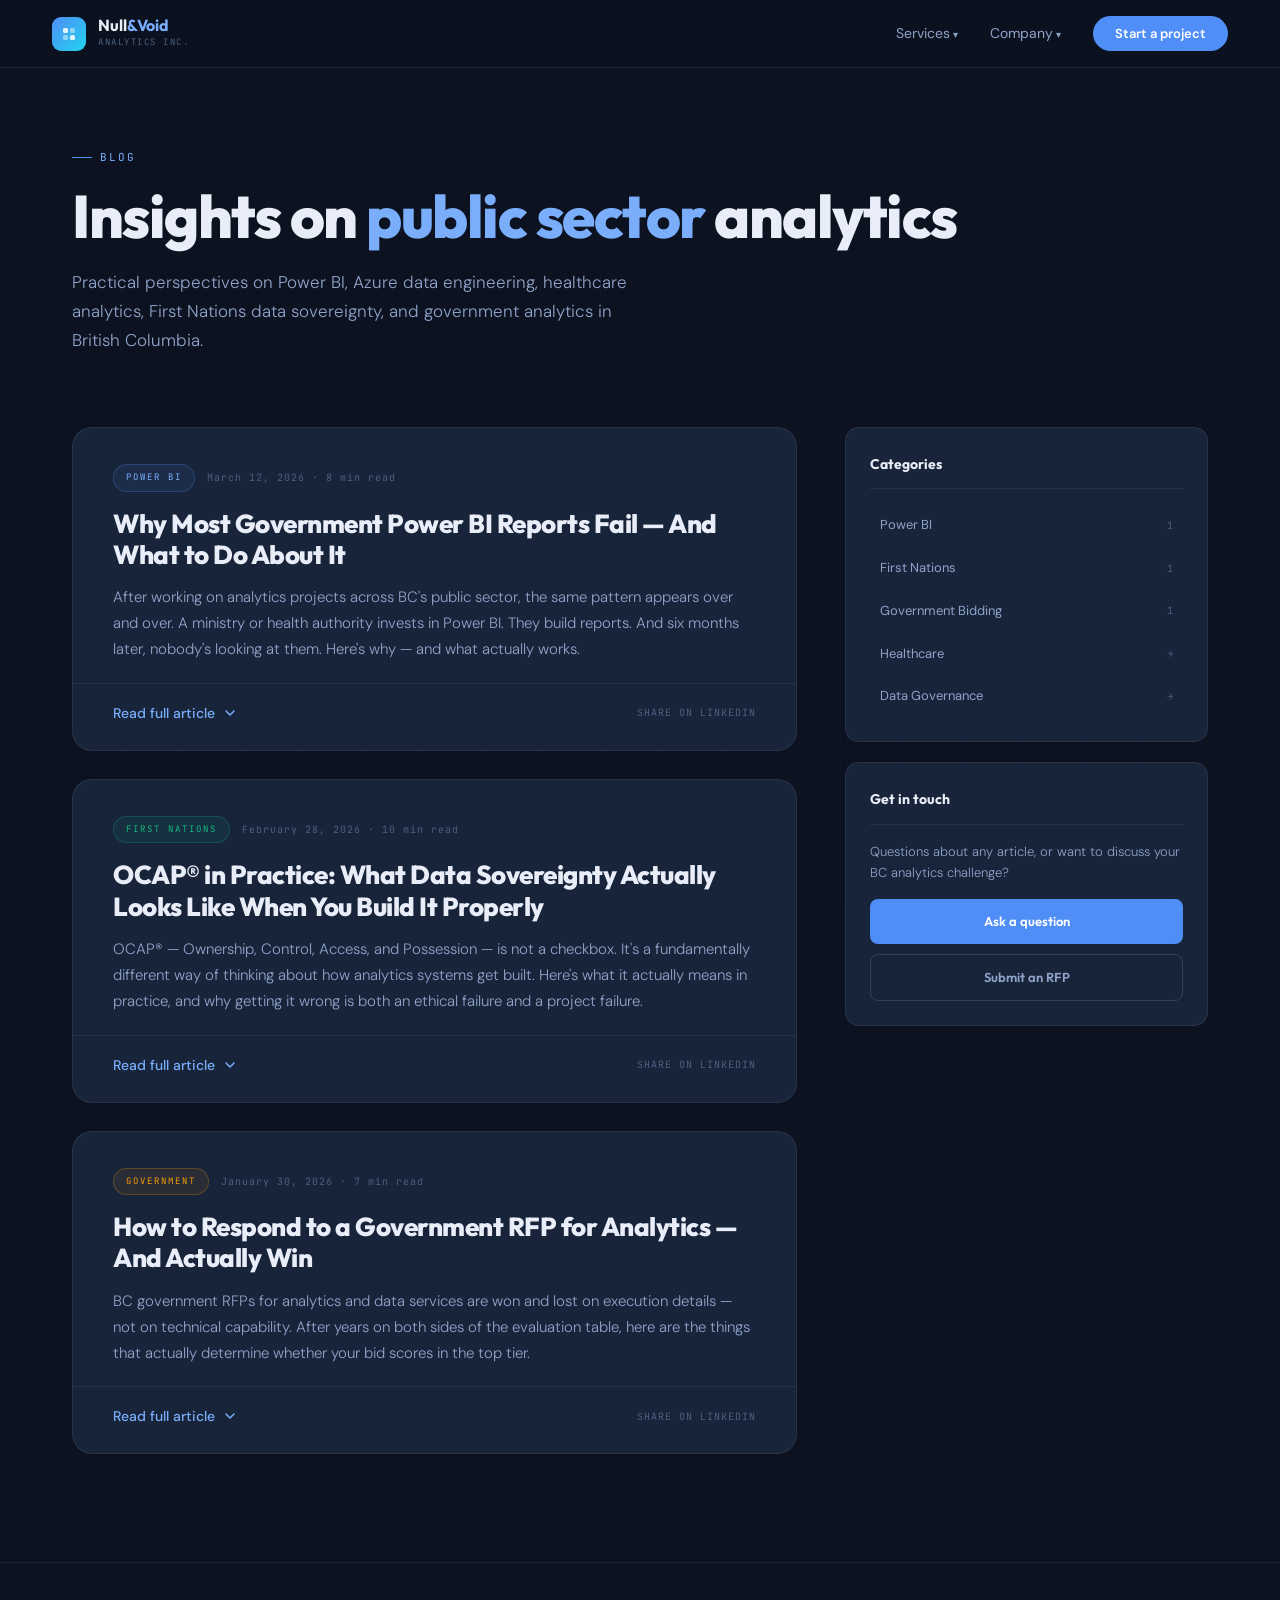
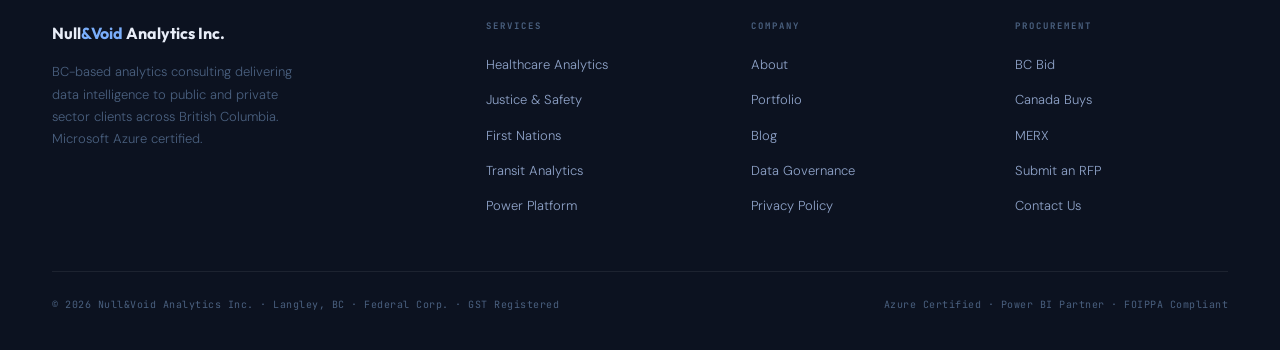
<file: blog.html>
<!DOCTYPE html>
<html lang="en">
<head>
<meta charset="UTF-8">
<meta name="viewport" content="width=device-width, initial-scale=1.0">
<meta name="description" content="Practical insights on Power BI, Azure data engineering, healthcare analytics, and government analytics in BC.">
<title>Blog — Null&amp;Void Analytics Inc.</title>
<link rel="preconnect" href="https://fonts.googleapis.com">
<link href="https://fonts.googleapis.com/css2?family=Outfit:wght@300;400;500;600;700;800;900&family=DM+Sans:wght@300;400;500&family=JetBrains+Mono:wght@400;500&display=swap" rel="stylesheet">
<style>
*,*::before,*::after{box-sizing:border-box;margin:0;padding:0;}
:root{
  --navy:#0c1220;--navy2:#101929;
  --card:#18243a;--card2:#1d2c45;
  --border:rgba(255,255,255,0.07);--border2:rgba(255,255,255,0.13);
  --blue:#4f8ef7;--blue-light:#7aaefb;--blue-glow:rgba(79,142,247,0.14);
  --cyan:#22d3ee;--emerald:#10b981;--amber:#f59e0b;--red:#f87171;
  --text:#e8edf8;--text2:#8fa3c8;--text3:#4a607f;
  --mono:'JetBrains Mono',monospace;
  --display:'Outfit',sans-serif;
  --body:'DM Sans',sans-serif;
}
html{scroll-behavior:smooth;}
body{background:var(--navy);color:var(--text);font-family:var(--body);font-size:15px;line-height:1.75;overflow-x:hidden;}
body::before{content:'';position:fixed;inset:0;background-image:linear-gradient(rgba(79,142,247,0.03) 1px,transparent 1px),linear-gradient(90deg,rgba(79,142,247,0.03) 1px,transparent 1px);background-size:60px 60px;pointer-events:none;z-index:0;}

/* ── NAV ── */
nav{position:fixed;top:0;left:0;right:0;z-index:200;height:68px;display:flex;align-items:center;padding:0 52px;justify-content:space-between;background:rgba(12,18,32,0.92);backdrop-filter:blur(24px);border-bottom:1px solid var(--border);}
.logo{display:flex;align-items:center;gap:12px;text-decoration:none;}
.logo-icon{width:34px;height:34px;border-radius:9px;background:linear-gradient(135deg,var(--blue),var(--cyan));display:grid;place-items:center;flex-shrink:0;}
.logo-name{font-family:var(--display);font-size:16px;font-weight:700;color:var(--text);line-height:1;}
.logo-name span{color:var(--blue-light);}
.logo-sub{font-family:var(--mono);font-size:9px;color:var(--text3);letter-spacing:1.5px;text-transform:uppercase;margin-top:2px;}
nav ul{list-style:none;display:flex;align-items:center;gap:32px;}
nav ul a{color:var(--text2);text-decoration:none;font-size:14px;font-weight:400;transition:color 0.2s;}
nav ul a:hover{color:var(--text);}
.has-dropdown{position:relative;}
.has-dropdown>a::after{content:' ▾';font-size:10px;}
.dropdown{display:none;position:absolute;top:100%;left:0;padding-top:12px;min-width:220px;z-index:300;}
.dropdown-inner{background:var(--card);border:1px solid var(--border2);border-radius:12px;padding:8px;box-shadow:0 20px 60px rgba(0,0,0,0.4);display:flex;flex-direction:column;gap:2px;}
.has-dropdown:hover .dropdown{display:block;}
.dropdown a{display:block;padding:9px 14px;color:var(--text2);text-decoration:none;font-size:13px;border-radius:8px;transition:all 0.15s;white-space:nowrap;}
.dropdown a:hover{background:var(--blue-glow);color:var(--blue-light);}
.nav-pill{background:var(--blue)!important;color:#fff!important;padding:9px 22px;border-radius:100px;font-weight:600!important;font-size:13px!important;transition:all 0.2s!important;}
.nav-pill:hover{transform:translateY(-1px);box-shadow:0 6px 24px rgba(79,142,247,0.4)!important;}

/* ── FOOTER ── */
footer{background:var(--navy);border-top:1px solid var(--border);padding:56px 52px 36px;position:relative;z-index:1;}
.footer-inner{max-width:1240px;margin:0 auto;}
.footer-grid{display:grid;grid-template-columns:1.8fr 1fr 1fr 1fr;gap:52px;margin-bottom:44px;}
.footer-logo-name{font-family:var(--display);font-size:16px;font-weight:700;color:var(--text);}
.footer-logo-name span{color:var(--blue-light);}
.footer-brand p{color:var(--text3);font-size:13px;line-height:1.7;font-weight:300;margin-top:14px;max-width:240px;}
.footer-col h5{font-family:var(--mono);font-size:9px;letter-spacing:2px;text-transform:uppercase;color:var(--text3);margin-bottom:16px;}
.footer-col ul{list-style:none;}
.footer-col ul li{margin-bottom:9px;}
.footer-col ul li a{color:var(--text2);text-decoration:none;font-size:13px;font-weight:300;transition:color 0.2s;}
.footer-col ul li a:hover{color:var(--text);}
.footer-bottom{display:flex;justify-content:space-between;align-items:center;padding-top:24px;border-top:1px solid var(--border);font-size:12px;color:var(--text3);}
.footer-bottom span{font-family:var(--mono);font-size:10px;letter-spacing:0.5px;}

/* ── PAGE HERO ── */
.page-hero{padding:140px 52px 72px;max-width:1240px;margin:0 auto;position:relative;z-index:1;}
.ph-kicker{display:inline-flex;align-items:center;gap:8px;font-family:var(--mono);font-size:11px;color:var(--blue-light);letter-spacing:2px;text-transform:uppercase;margin-bottom:18px;}
.ph-kicker::before{content:'';width:20px;height:1px;background:var(--blue);}
h1{font-family:var(--display);font-size:clamp(38px,5vw,60px);font-weight:800;line-height:1.05;letter-spacing:-1.5px;margin-bottom:20px;color:var(--text);}
h1 em{font-style:normal;color:var(--blue-light);}
.lead{font-size:17px;color:var(--text2);line-height:1.7;font-weight:300;max-width:580px;}

/* ── BLOG LAYOUT ── */
.blog-grid{max-width:1240px;margin:0 auto;padding:0 52px 80px;display:grid;grid-template-columns:2fr 1fr;gap:48px;position:relative;z-index:1;align-items:start;}

/* ── ARTICLE CARDS ── */
.article-card{background:var(--card);border:1px solid var(--border);border-radius:20px;overflow:hidden;transition:border-color 0.25s,box-shadow 0.25s;margin-bottom:28px;}
.article-card:hover{border-color:var(--border2);box-shadow:0 20px 60px rgba(0,0,0,0.3);}
.article-header{padding:36px 40px 0;}
.article-meta{display:flex;align-items:center;gap:12px;margin-bottom:16px;flex-wrap:wrap;}
.article-tag{font-family:var(--mono);font-size:9px;letter-spacing:2px;text-transform:uppercase;padding:5px 12px;border-radius:100px;border:1px solid;}
.at-bi{background:rgba(79,142,247,0.08);border-color:rgba(79,142,247,0.25);color:var(--blue-light);}
.at-nations{background:rgba(16,185,129,0.08);border-color:rgba(16,185,129,0.25);color:var(--emerald);}
.at-health{background:rgba(34,211,238,0.08);border-color:rgba(34,211,238,0.25);color:var(--cyan);}
.at-gov{background:rgba(245,158,11,0.08);border-color:rgba(245,158,11,0.25);color:var(--amber);}
.article-date{font-family:var(--mono);font-size:10px;color:var(--text3);letter-spacing:1px;}
.article-title{font-family:var(--display);font-size:clamp(20px,2.5vw,26px);font-weight:800;letter-spacing:-0.5px;line-height:1.2;margin-bottom:14px;color:var(--text);}
.article-excerpt{font-size:15px;color:var(--text2);font-weight:300;line-height:1.75;margin-bottom:20px;}

/* ── ARTICLE BODY (collapsed by default) ── */
.article-body{max-height:0;overflow:hidden;transition:max-height 0.5s ease;}
.article-body.expanded{max-height:9999px;}
.article-body-inner{padding:0 40px 4px;}
.article-body-inner h3{font-family:var(--display);font-size:18px;font-weight:700;margin:28px 0 12px;color:var(--text);}
.article-body-inner p{font-size:15px;color:var(--text2);font-weight:300;line-height:1.8;margin-bottom:16px;}
.article-body-inner ul{list-style:none;display:flex;flex-direction:column;gap:10px;margin:12px 0 20px;}
.article-body-inner ul li{font-size:15px;color:var(--text2);font-weight:300;display:flex;gap:10px;line-height:1.65;}
.article-body-inner ul li::before{content:'→';color:var(--text3);font-family:var(--mono);font-size:11px;flex-shrink:0;margin-top:3px;}
.article-body-inner blockquote{border-left:3px solid var(--blue);padding:14px 20px;margin:20px 0;background:rgba(79,142,247,0.06);border-radius:0 10px 10px 0;}
.article-body-inner blockquote p{color:var(--text);font-size:16px;font-style:italic;font-weight:400;margin-bottom:0;}
.article-body-inner strong{color:var(--text);font-weight:600;}

/* ── ARTICLE FOOTER ── */
.article-footer{padding:20px 40px 28px;border-top:1px solid var(--border);display:flex;align-items:center;justify-content:space-between;flex-wrap:wrap;gap:12px;}
.read-toggle{background:none;border:none;color:var(--blue-light);font-size:14px;cursor:pointer;font-family:var(--body);font-weight:500;display:flex;align-items:center;gap:8px;transition:gap 0.2s;padding:0;}
.read-toggle:hover{gap:12px;}
.read-toggle svg{transition:transform 0.3s;flex-shrink:0;}
.share-link{font-family:var(--mono);font-size:10px;color:var(--text3);text-decoration:none;letter-spacing:1px;transition:color 0.2s;}
.share-link:hover{color:var(--blue-light);}

/* ── SIDEBAR ── */
.sidebar{display:flex;flex-direction:column;gap:20px;position:sticky;top:88px;}
.sidebar-widget{background:var(--card);border:1px solid var(--border);border-radius:14px;padding:24px;}
.sw-title{font-family:var(--display);font-size:14px;font-weight:700;margin-bottom:16px;padding-bottom:12px;border-bottom:1px solid var(--border);color:var(--text);}
.cat-list{list-style:none;display:flex;flex-direction:column;gap:2px;}
.cat-list li a{display:flex;justify-content:space-between;align-items:center;color:var(--text2);text-decoration:none;font-size:13px;padding:9px 10px;border-radius:8px;transition:all 0.15s;}
.cat-list li a:hover{background:var(--blue-glow);color:var(--text);}
.cat-count{font-family:var(--mono);font-size:10px;color:var(--text3);}
.contact-btn{display:block;background:var(--blue);color:#fff;text-align:center;padding:11px;border-radius:8px;text-decoration:none;font-family:var(--display);font-weight:600;font-size:13px;transition:all 0.2s;}
.contact-btn:hover{opacity:0.88;transform:translateY(-1px);}
.contact-btn.sec{background:transparent;border:1px solid var(--border2);color:var(--text2);margin-top:10px;}

/* ── REVEAL ── */
.reveal{opacity:0;transform:translateY(20px);transition:opacity 0.6s ease,transform 0.6s ease;}
.reveal.in{opacity:1;transform:none;}

@media(max-width:1024px){.blog-grid{grid-template-columns:1fr;}.sidebar{position:static;}.footer-grid{grid-template-columns:1fr 1fr;gap:36px;}}
@media(max-width:768px){nav{padding:0 20px;}nav ul{display:none;}.page-hero{padding:110px 20px 52px;}.blog-grid{padding:0 20px 60px;}.article-header,.article-body-inner,.article-footer{padding-left:24px;padding-right:24px;}footer{padding:40px 20px 24px;}.footer-grid{grid-template-columns:1fr;gap:28px;}.footer-bottom{flex-direction:column;gap:8px;text-align:center;}}
</style>
</head>
<body>

<!-- ── NAV ── -->
<nav>
  <a href="index.html" class="logo">
    <div class="logo-icon">
      <svg width="16" height="16" viewBox="0 0 16 16" fill="none">
        <rect x="2" y="2" width="5" height="5" rx="1.5" fill="rgba(255,255,255,0.85)"/>
        <rect x="9" y="2" width="5" height="5" rx="1.5" fill="rgba(255,255,255,0.45)"/>
        <rect x="2" y="9" width="5" height="5" rx="1.5" fill="rgba(255,255,255,0.45)"/>
        <rect x="9" y="9" width="5" height="5" rx="1.5" fill="rgba(255,255,255,0.85)"/>
      </svg>
    </div>
    <div>
      <div class="logo-name">Null<span>&amp;Void</span></div>
      <div class="logo-sub">Analytics Inc.</div>
    </div>
  </a>
  <ul>
    <li class="has-dropdown">
      <a href="#">Services</a>
      <div class="dropdown">
        <div class="dropdown-inner">
          <a href="healthcare.html">🏥 Healthcare Analytics</a>
          <a href="justice.html">⚖️ Justice &amp; Safety</a>
          <a href="first-nations.html">🦅 First Nations</a>
          <a href="transit.html">🚇 Transit Analytics</a>
          <a href="power-platform.html">⚡ Power Platform</a>
        </div>
      </div>
    </li>
    <li class="has-dropdown">
      <a href="#">Company</a>
      <div class="dropdown">
        <div class="dropdown-inner">
          <a href="about.html">👤 About</a>
          <a href="portfolio.html">📁 Portfolio</a>
          <a href="blog.html">✍️ Blog</a>
          <a href="data-governance.html">🔒 Data Governance</a>
          <a href="privacy.html">🔐 Privacy Policy</a>
        </div>
      </div>
    </li>
    <li><a href="mailto:hello@nullandvoid.ca" class="nav-pill">Start a project</a></li>
  </ul>
</nav>

<!-- ── HERO ── -->
<div class="page-hero">
  <div class="ph-kicker">Blog</div>
  <h1>Insights on <em>public sector</em> analytics</h1>
  <p class="lead">Practical perspectives on Power BI, Azure data engineering, healthcare analytics, First Nations data sovereignty, and government analytics in British Columbia.</p>
</div>

<!-- ── BLOG GRID ── -->
<div class="blog-grid">
<div class="articles-col">

  <!-- ═══ ARTICLE 1 ═══ -->
  <div class="article-card reveal">
    <div class="article-header">
      <div class="article-meta">
        <span class="article-tag at-bi">Power BI</span>
        <span class="article-date">March 12, 2026 · 8 min read</span>
      </div>
      <div class="article-title">Why Most Government Power BI Reports Fail — And What to Do About It</div>
      <div class="article-excerpt">After working on analytics projects across BC's public sector, the same pattern appears over and over. A ministry or health authority invests in Power BI. They build reports. And six months later, nobody's looking at them. Here's why — and what actually works.</div>
    </div>
    <div class="article-body" id="body-1">
      <div class="article-body-inner">
        <h3>The failure is almost never the technology</h3>
        <p>It's tempting to blame the tool — Power BI, Tableau, whatever was chosen. But after delivering analytics platforms across BC's health authorities, justice sector, and government ministries, I've never seen a project fail because Power BI wasn't capable enough. The failures are almost always human, structural, or architectural.</p>
        <h3>Failure mode 1: They built what they could measure, not what decisions needed to be made</h3>
        <p>The most common failure: starting with the data you have instead of the decisions you need to make. A report full of numbers is not a decision tool. A report that tells a specific person — a charge nurse, a deputy minister, a caseworker — whether to act right now is a decision tool.</p>
        <p>When I start a new engagement, the first question I ask stakeholders is not "what data do you have?" It's "what's the last decision you made that you wish you'd had better information for?" The answer tells me everything I need to know about what to build.</p>
        <blockquote><p>"A report full of numbers is not a decision tool. A report that tells a specific person whether to act right now — that's a decision tool."</p></blockquote>
        <h3>Failure mode 2: The data refresh is too slow to matter</h3>
        <p>A report that updates once a week showing last week's emergency department census is a history lesson. It cannot change anyone's behaviour today. A report updating every 15 minutes showing today's capacity by unit and predicted surge times — that changes how a charge nurse allocates staff in the next two hours.</p>
        <p>The refresh rate should be determined by the decision cadence. If the decision needs to be made daily, update daily. If it needs to be made hourly, update hourly. Azure Data Factory and Power BI's incremental refresh make this straightforward once the architecture is right.</p>
        <h3>Failure mode 3: The report was built for the person who reports, not the person who acts</h3>
        <p>Most organizational reports are built for whoever needs to demonstrate progress upward in the hierarchy. The language is aggregate, the timeframe is monthly, and the audience is leadership. But the people who can actually change the numbers are often frontline workers — charge nurses, caseworkers, transit dispatchers — who need different information, at different frequency, in a different format.</p>
        <ul>
          <li>Build separate report views for different roles — with row-level security ensuring each sees only what's relevant to them.</li>
          <li>Involve frontline staff in dashboard design, not just executive approval. Their feedback in week 2 is worth more than a VP sign-off in week 8.</li>
          <li>Ask: would this person look at this report before making a decision, or after? If after, it's not a decision tool — it's a reporting obligation.</li>
        </ul>
        <h3>Failure mode 4: Nobody was trained, so nobody uses it</h3>
        <p>Deploying Power BI is not the end of the project — it's the beginning. If frontline staff don't understand what they're looking at, don't trust the numbers, or don't know how to interpret what the report is telling them to do, the dashboard becomes wallpaper within 60 days of launch.</p>
        <p>Budget training hours equal to 20% of development hours. Minimum. Not a one-hour "here's how to filter" session — structured training that covers what each metric means, what threshold should trigger an action, and who to contact when something looks wrong.</p>
        <h3>What actually works</h3>
        <ul>
          <li>Start with one specific decision. Build the report backward from there. Expand scope only after the first report is genuinely being used.</li>
          <li>Put the data refresh rate in the Statement of Work. Make it a requirement, not an afterthought.</li>
          <li>Design for the person who needs to act — not the person who needs to report.</li>
          <li>Budget training hours at 20% of development hours. Minimum.</li>
          <li>Schedule a 60-day post-launch review. What's being used? What isn't? Why?</li>
        </ul>
        <p>The technology isn't the hard part. The discipline to keep the project anchored to real decisions — through every requirements meeting, every design review, every stakeholder pressure to add "just one more metric" — that's the hard part. And it's worth it.</p>
      </div>
    </div>
    <div class="article-footer">
      <button class="read-toggle" onclick="toggleArticle('body-1',this)">
        Read full article
        <svg width="14" height="14" viewBox="0 0 14 14" fill="none"><path d="M3 5l4 4 4-4" stroke="currentColor" stroke-width="1.5" stroke-linecap="round"/></svg>
      </button>
      <a href="https://www.linkedin.com/sharing/share-offsite/?url=https://nullandvoid.ca/blog.html" target="_blank" class="share-link">SHARE ON LINKEDIN</a>
    </div>
  </div>

  <!-- ═══ ARTICLE 2 ═══ -->
  <div class="article-card reveal">
    <div class="article-header">
      <div class="article-meta">
        <span class="article-tag at-nations">First Nations</span>
        <span class="article-date">February 28, 2026 · 10 min read</span>
      </div>
      <div class="article-title">OCAP® in Practice: What Data Sovereignty Actually Looks Like When You Build It Properly</div>
      <div class="article-excerpt">OCAP® — Ownership, Control, Access, and Possession — is not a checkbox. It's a fundamentally different way of thinking about how analytics systems get built. Here's what it actually means in practice, and why getting it wrong is both an ethical failure and a project failure.</div>
    </div>
    <div class="article-body" id="body-2">
      <div class="article-body-inner">
        <h3>The conversation most vendors don't have</h3>
        <p>When First Nations organizations ask about data analytics, the first conversation with most technology vendors is about tools: "we use Power BI" or "our platform runs on Azure." The first conversation with us is about governance: who owns this data, who controls how it's used, and what happens to it when we're gone?</p>
        <p>That difference isn't just ethical. It's the difference between a platform a community will use and trust indefinitely, and one that gets abandoned the moment the vendor relationship ends.</p>
        <h3>What each OCAP® principle means architecturally</h3>
        <p><strong>Ownership:</strong> The community collectively owns the information generated about its members, families, and territory. This means data cannot be stored in a vendor's cloud subscription, a federal database, or a provincial system that the Nation doesn't control. We deploy all data to infrastructure that is legally and technically owned by the Nation.</p>
        <p><strong>Control:</strong> The Nation controls how data is collected, who accesses it, how it's used, and what happens to it when a project ends. In practice, this means we build the governance framework before we write a single line of code. The governance is specified by the Nation, not designed by us.</p>
        <p><strong>Access:</strong> Community members have the right to access data about themselves. Community leadership determines who else does. In our platforms, this means role-based access control built around the Nation's actual governance structure — not a generic healthcare hierarchy or a government org chart.</p>
        <p><strong>Possession:</strong> Physical or digital custody of the data lives with the Nation. For many communities, this means on-premise deployment: Power BI Report Server and SQL Server running on hardware that the Nation owns and controls, located on Nation territory.</p>
        <blockquote><p>"The governance is specified by the Nation, not designed by us. Our job is to implement what they decide — not to decide what they should have."</p></blockquote>
        <h3>Why cloud-first is not always the right answer</h3>
        <p>The technology industry has a strong bias toward cloud deployment. It's often faster, more scalable, and simpler to maintain. For some First Nations communities, cloud deployment requires trusting a corporation — often a foreign-owned one — with data about community members' health, justice involvement, and family situation. That's not a technology decision. It's a sovereignty decision, and it's the community's to make.</p>
        <p>We've delivered platforms in three configurations: fully self-hosted on Nation-owned hardware, Nation-controlled Azure tenant, and hybrid approaches where aggregate data is in the cloud but identifiable records remain on-premise. The right answer depends on the community's connectivity, IT capacity, and governance preferences — not our preference for what's easiest to deploy.</p>
        <h3>The mistake most analytics projects make with Indigenous data</h3>
        <p>The most common mistake: treating Indigenous clients the same as any other government client — building a standard cloud platform, connecting it to federal and provincial databases, and delivering a dashboard that the community's health workers use to input data that flows to a system the community doesn't control. This is not an analytics platform. It's a data collection system that happens to show the community some of what it's collected. The distinction matters enormously.</p>
        <h3>How we actually start First Nations engagements</h3>
        <ul>
          <li>We start with a governance conversation with Nation leadership — before any technical discussion. Who needs to approve this? What data will be collected? Who can see it? What happens at project end?</li>
          <li>We ask to speak with Elders and health directors, not just IT contacts or procurement officers.</li>
          <li>We do not begin any data pipeline development until a Privacy Impact Assessment is complete and approved by the Nation.</li>
          <li>We train internal Nation staff to operate, maintain, and evolve the platform — the goal of every engagement is to make ourselves unnecessary, not indispensable.</li>
        </ul>
        <p>The result: platforms that communities trust, that serve their actual needs, and that continue functioning and growing long after the engagement ends. That's what OCAP® looks like when you actually implement it.</p>
      </div>
    </div>
    <div class="article-footer">
      <button class="read-toggle" onclick="toggleArticle('body-2',this)">
        Read full article
        <svg width="14" height="14" viewBox="0 0 14 14" fill="none"><path d="M3 5l4 4 4-4" stroke="currentColor" stroke-width="1.5" stroke-linecap="round"/></svg>
      </button>
      <a href="https://www.linkedin.com/sharing/share-offsite/?url=https://nullandvoid.ca/blog.html" target="_blank" class="share-link">SHARE ON LINKEDIN</a>
    </div>
  </div>

  <!-- ═══ ARTICLE 3 ═══ -->
  <div class="article-card reveal">
    <div class="article-header">
      <div class="article-meta">
        <span class="article-tag at-gov">Government</span>
        <span class="article-date">January 30, 2026 · 7 min read</span>
      </div>
      <div class="article-title">How to Respond to a Government RFP for Analytics — And Actually Win</div>
      <div class="article-excerpt">BC government RFPs for analytics and data services are won and lost on execution details — not on technical capability. After years on both sides of the evaluation table, here are the things that actually determine whether your bid scores in the top tier.</div>
    </div>
    <div class="article-body" id="body-3">
      <div class="article-body-inner">
        <h3>The evaluator's reality</h3>
        <p>Government procurement evaluators are experienced, well-intentioned professionals who are also deeply busy. They're evaluating your bid in addition to their regular job. They have a scoring rubric. They're looking for clear, direct evidence that your proposal satisfies specific criteria — they are not looking for creativity, narrative flair, or impressive-sounding technical jargon.</p>
        <p>The single most important frame for writing a government analytics bid: make the evaluator's job easy. Every section of your proposal should be structured so that someone can read it, look at their scoring rubric, and immediately identify where you've addressed each criterion.</p>
        <h3>Read the RFP three times before writing anything</h3>
        <p>This sounds obvious. Most vendors do it once, quickly, then start writing. Read it three times with different questions in mind:</p>
        <ul>
          <li>First read: What are the Mandatory Requirements? These are pass/fail — missing even one gets you disqualified regardless of how good the rest of the bid is.</li>
          <li>Second read: What are the Rated Criteria and how are they weighted? These tell you exactly where to invest your writing effort.</li>
          <li>Third read: What does the language tell you about the client's actual concerns? The words they choose reveal what they've been burned by before.</li>
        </ul>
        <h3>Mirror their exact language</h3>
        <p>If the RFP asks for "demonstrated experience delivering Power BI dashboards in a healthcare setting" — your section heading should be: <strong>Demonstrated Experience Delivering Power BI Dashboards in a Healthcare Setting.</strong> Evaluators are scoring against their rubric. If they're looking for that phrase and it's not in your proposal, they may score you lower even if the capability is clearly described elsewhere.</p>
        <blockquote><p>"The single most important frame for writing a government analytics bid: make the evaluator's job easy."</p></blockquote>
        <h3>Quantify everything. Every claim.</h3>
        <p>The difference between scoring 8/10 and 10/10 on an experience criterion is almost always the presence of quantified results.</p>
        <ul>
          <li>"Reduced emergency department report generation time by 97%" scores higher than "improved reporting efficiency."</li>
          <li>"Delivered a platform to a 1,200-bed regional health authority" scores higher than "worked with a large BC health organization."</li>
          <li>"94% forecast accuracy validated against 18 months of holdout data" scores higher than "high-accuracy forecasting capability."</li>
        </ul>
        <h3>Address compliance explicitly, not implicitly</h3>
        <p>Healthcare and government RFPs always include compliance requirements — FOIPPA, PHIA, security standards, data residency. Don't assume evaluators will infer that you're compliant. State it explicitly: <em>"All data will be stored and processed within BC Azure Government Cloud regions. A PHIA-compliant Privacy Impact Assessment will be completed prior to any data pipeline development."</em></p>
        <p>Add a compliance confirmation table: one column for the requirement, one column for your status (✓ Compliant), one column pointing to where in the proposal you've addressed it. This alone can move you from shortlisted to selected.</p>
        <h3>Submit 24 hours early</h3>
        <p>Government portals have hard timestamp cutoffs. Submissions received one second late are rejected without exception or appeal. Portal systems get slow near deadlines as multiple vendors submit simultaneously. Technical failures on submission day are not accepted as grounds for extension. Submit 24 hours early. Every time. No exceptions.</p>
        <h3>Request a debrief after every bid — win or lose</h3>
        <p>Government clients must provide debrief meetings when requested. This is one of the most underutilized tools in government contracting. A debrief tells you exactly how your proposal was scored, where you lost points, and what the winning bid did differently. Three properly debriefed losses will teach you more about government procurement than any book or course.</p>
      </div>
    </div>
    <div class="article-footer">
      <button class="read-toggle" onclick="toggleArticle('body-3',this)">
        Read full article
        <svg width="14" height="14" viewBox="0 0 14 14" fill="none"><path d="M3 5l4 4 4-4" stroke="currentColor" stroke-width="1.5" stroke-linecap="round"/></svg>
      </button>
      <a href="https://www.linkedin.com/sharing/share-offsite/?url=https://nullandvoid.ca/blog.html" target="_blank" class="share-link">SHARE ON LINKEDIN</a>
    </div>
  </div>

</div><!-- /articles-col -->

<!-- ── SIDEBAR ── -->
<aside class="sidebar">

  <div class="sidebar-widget reveal">
    <div class="sw-title">Categories</div>
    <ul class="cat-list">
      <li><a href="#"><span>Power BI</span><span class="cat-count">1</span></a></li>
      <li><a href="#"><span>First Nations</span><span class="cat-count">1</span></a></li>
      <li><a href="#"><span>Government Bidding</span><span class="cat-count">1</span></a></li>
      <li><a href="healthcare.html"><span>Healthcare</span><span class="cat-count">→</span></a></li>
      <li><a href="data-governance.html"><span>Data Governance</span><span class="cat-count">→</span></a></li>
    </ul>
  </div>

  <div class="sidebar-widget reveal">
    <div class="sw-title">Get in touch</div>
    <p style="font-size:13px;color:var(--text2);font-weight:300;line-height:1.65;margin-bottom:16px;">Questions about any article, or want to discuss your BC analytics challenge?</p>
    <a href="mailto:hello@nullandvoid.ca" class="contact-btn">Ask a question</a>
    <a href="mailto:rfp@nullandvoid.ca" class="contact-btn sec">Submit an RFP</a>
  </div>

</aside>
</div><!-- /blog-grid -->

<!-- ── FOOTER ── -->
<footer>
  <div class="footer-inner">
    <div class="footer-grid">
      <div class="footer-brand">
        <div class="footer-logo-name">Null<span>&amp;Void</span> Analytics Inc.</div>
        <p>BC-based analytics consulting delivering data intelligence to public and private sector clients across British Columbia. Microsoft Azure certified.</p>
      </div>
      <div class="footer-col">
        <h5>Services</h5>
        <ul>
          <li><a href="healthcare.html">Healthcare Analytics</a></li>
          <li><a href="justice.html">Justice &amp; Safety</a></li>
          <li><a href="first-nations.html">First Nations</a></li>
          <li><a href="transit.html">Transit Analytics</a></li>
          <li><a href="power-platform.html">Power Platform</a></li>
        </ul>
      </div>
      <div class="footer-col">
        <h5>Company</h5>
        <ul>
          <li><a href="about.html">About</a></li>
          <li><a href="portfolio.html">Portfolio</a></li>
          <li><a href="blog.html">Blog</a></li>
          <li><a href="data-governance.html">Data Governance</a></li>
          <li><a href="privacy.html">Privacy Policy</a></li>
        </ul>
      </div>
      <div class="footer-col">
        <h5>Procurement</h5>
        <ul>
          <li><a href="https://bcbid.gov.bc.ca" target="_blank">BC Bid</a></li>
          <li><a href="https://canadabuys.canada.ca" target="_blank">Canada Buys</a></li>
          <li><a href="https://merx.com" target="_blank">MERX</a></li>
          <li><a href="mailto:rfp@nullandvoid.ca">Submit an RFP</a></li>
          <li><a href="mailto:hello@nullandvoid.ca">Contact Us</a></li>
        </ul>
      </div>
    </div>
    <div class="footer-bottom">
      <span>&copy; 2026 Null&amp;Void Analytics Inc. &middot; Langley, BC &middot; Federal Corp. &middot; GST Registered</span>
      <span>Azure Certified &middot; Power BI Partner &middot; FOIPPA Compliant</span>
    </div>
  </div>
</footer>

<script>
function toggleArticle(id, btn) {
  var body = document.getElementById(id);
  var isOpen = body.classList.contains('expanded');
  body.classList.toggle('expanded');
  var svg = btn.querySelector('svg');
  if (svg) svg.style.transform = isOpen ? '' : 'rotate(180deg)';
  // Find text node and update label
  for (var i = 0; i < btn.childNodes.length; i++) {
    if (btn.childNodes[i].nodeType === 3 && btn.childNodes[i].textContent.trim()) {
      btn.childNodes[i].textContent = isOpen ? ' Read full article ' : ' Hide article ';
      break;
    }
  }
}
var obs = new IntersectionObserver(function(entries) {
  entries.forEach(function(e) { if (e.isIntersecting) e.target.classList.add('in'); });
}, { threshold: 0.08 });
document.querySelectorAll('.reveal').forEach(function(el) { obs.observe(el); });
</script>
</body>
</html>
</file>
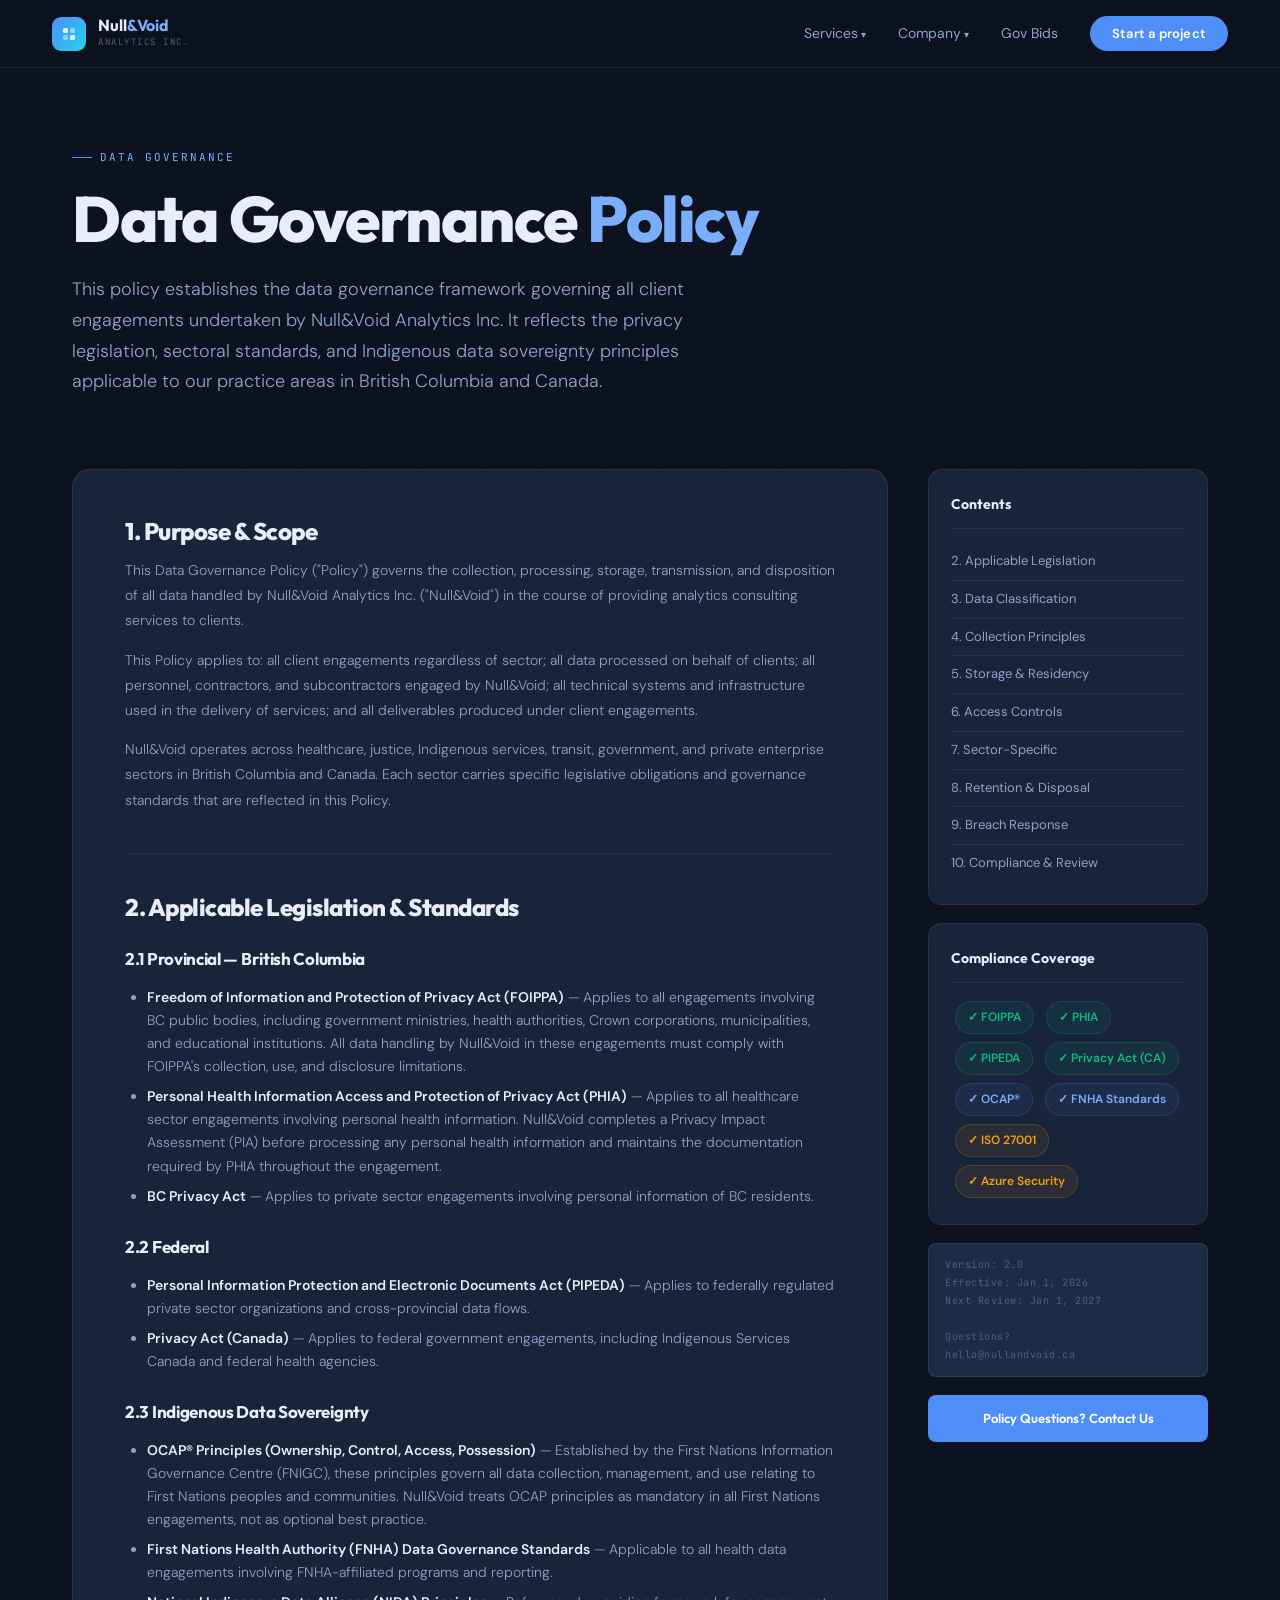
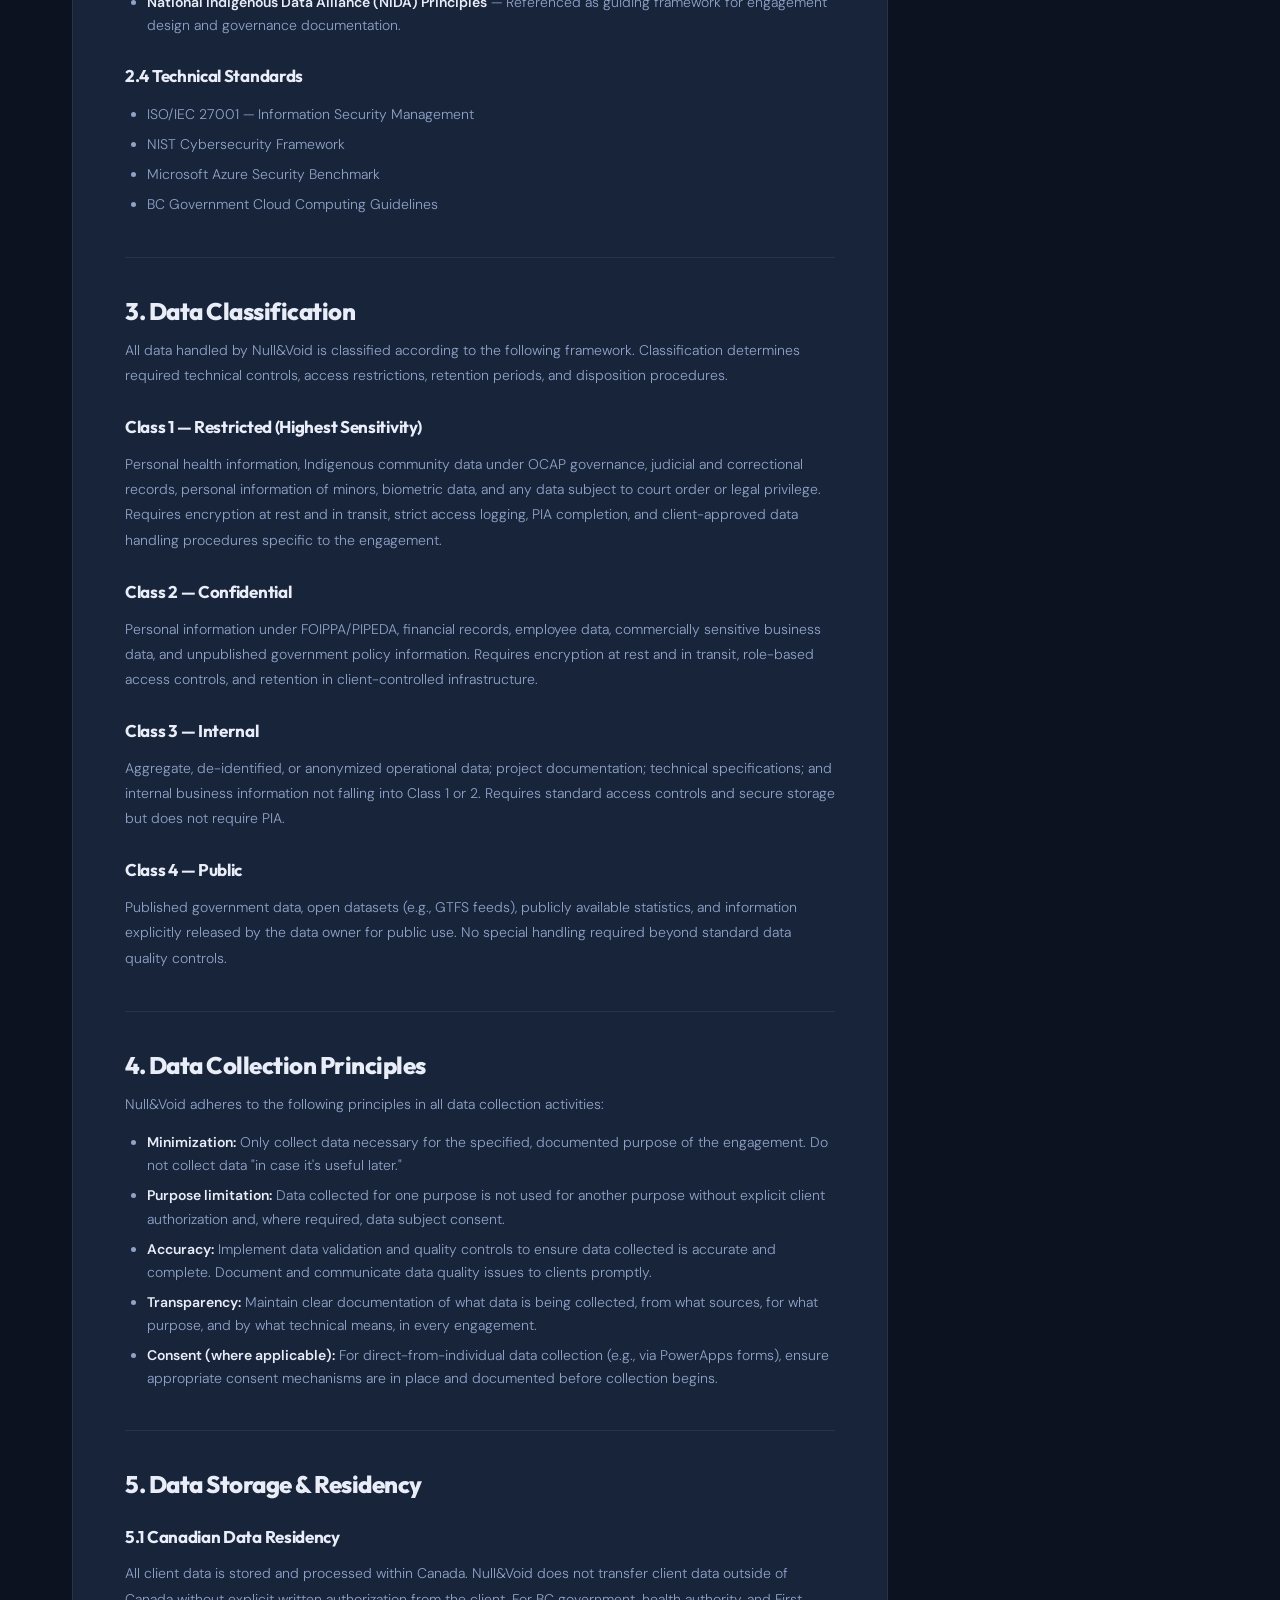
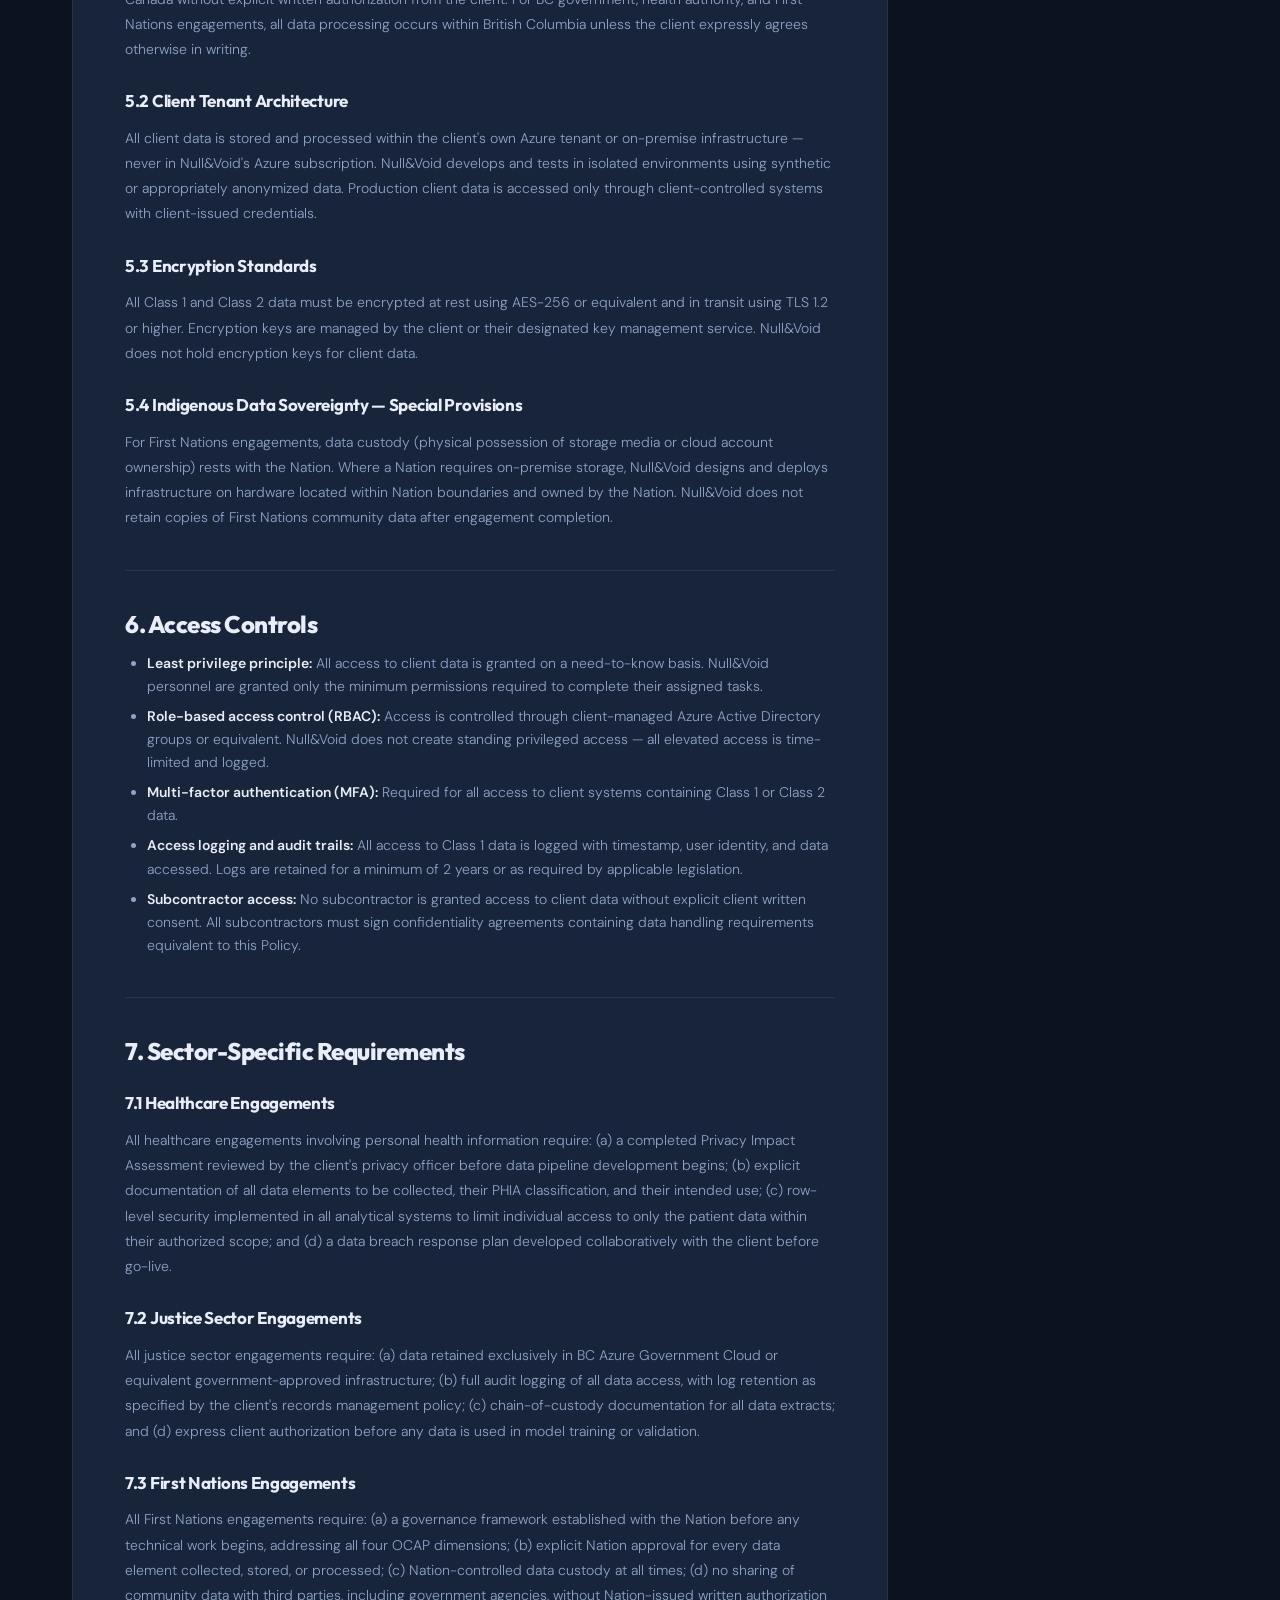
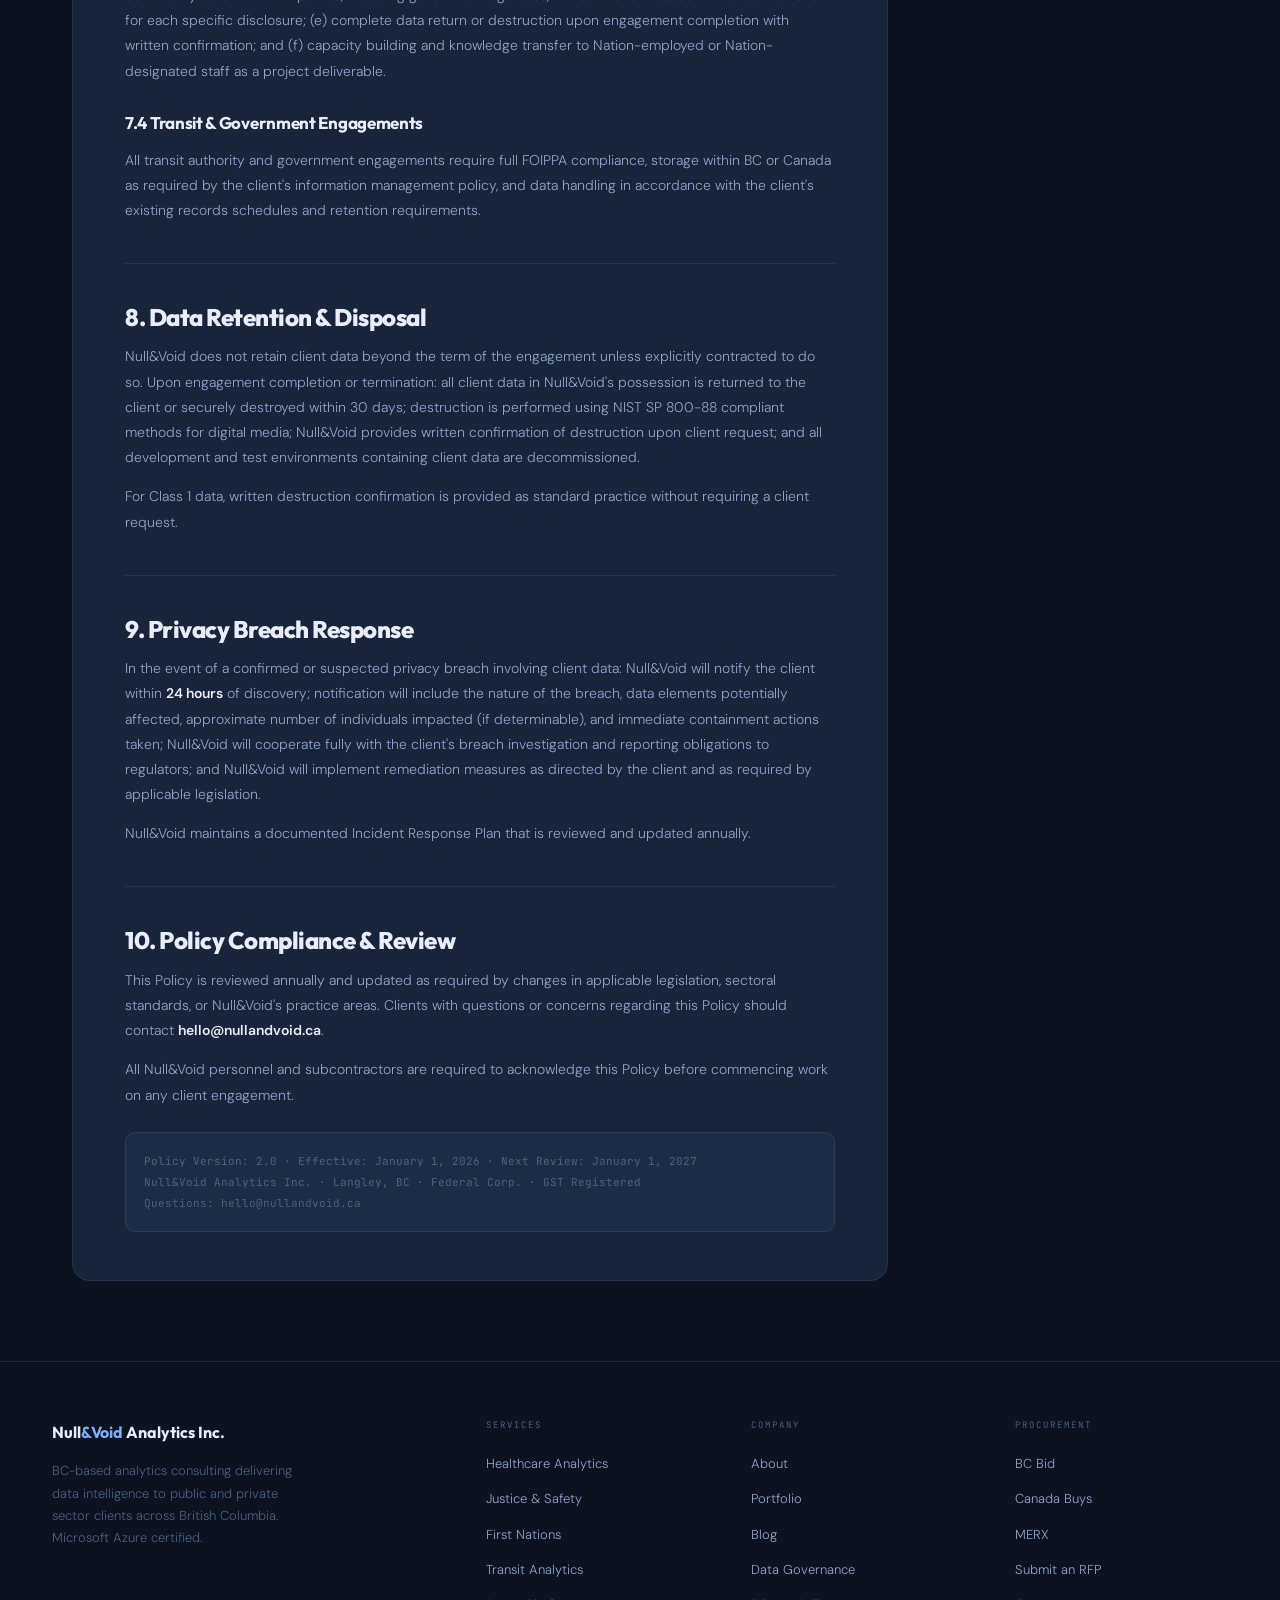
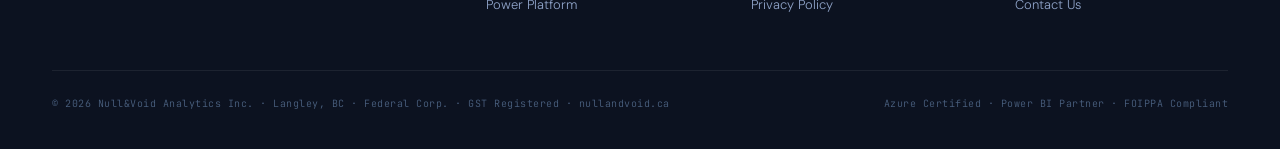
<file: data-governance.html>
<!DOCTYPE html>
<html lang="en">
<head>
<meta charset="UTF-8">
<meta name="viewport" content="width=device-width, initial-scale=1.0">
<meta name="description" content="Null&Void Analytics data governance framework — FOIPPA, PHIA, OCAP, and sector-specific standards for BC analytics.">
<title>Data Governance Policy | Null&amp;Void Analytics Inc.</title>
<link rel="preconnect" href="https://fonts.googleapis.com"><link href="https://fonts.googleapis.com/css2?family=Outfit:wght@300;400;500;600;700;800;900&family=DM+Sans:wght@300;400;500&family=JetBrains+Mono:wght@400;500&display=swap" rel="stylesheet">
<style>

*,*::before,*::after{box-sizing:border-box;margin:0;padding:0;}
:root{
  --navy:#0c1220;--navy2:#101929;--navy3:#141f32;
  --card:#18243a;--card2:#1d2c45;
  --border:rgba(255,255,255,0.07);--border2:rgba(255,255,255,0.13);
  --blue:#4f8ef7;--blue-light:#7aaefb;--blue-glow:rgba(79,142,247,0.14);
  --cyan:#22d3ee;--emerald:#10b981;--amber:#f59e0b;--red:#f87171;--purple:#a78bfa;
  --text:#e8edf8;--text2:#8fa3c8;--text3:#4a607f;
  --mono:'JetBrains Mono',monospace;
  --display:'Outfit',sans-serif;
  --body:'DM Sans',sans-serif;
}
html{scroll-behavior:smooth;}
body{background:var(--navy);color:var(--text);font-family:var(--body);font-size:15px;line-height:1.75;overflow-x:hidden;}
body::before{content:'';position:fixed;inset:0;background-image:linear-gradient(rgba(79,142,247,0.03) 1px,transparent 1px),linear-gradient(90deg,rgba(79,142,247,0.03) 1px,transparent 1px);background-size:60px 60px;pointer-events:none;z-index:0;}

/* NAV */
nav{position:fixed;top:0;left:0;right:0;z-index:200;height:68px;display:flex;align-items:center;padding:0 52px;justify-content:space-between;background:rgba(12,18,32,0.92);backdrop-filter:blur(24px);border-bottom:1px solid var(--border);}
.logo{display:flex;align-items:center;gap:12px;text-decoration:none;}
.logo-icon{width:34px;height:34px;border-radius:9px;background:linear-gradient(135deg,var(--blue),var(--cyan));display:grid;place-items:center;flex-shrink:0;}
.logo-name{font-family:var(--display);font-size:16px;font-weight:700;color:var(--text);line-height:1;}
.logo-name span{color:var(--blue-light);}
.logo-sub{font-family:var(--mono);font-size:9px;color:var(--text3);letter-spacing:1.5px;text-transform:uppercase;margin-top:2px;}
nav ul{list-style:none;display:flex;align-items:center;gap:32px;}
nav ul a{color:var(--text2);text-decoration:none;font-size:14px;font-weight:400;transition:color 0.2s;}
nav ul a:hover{color:var(--text);}
.nav-dropdown{position:relative;}
.nav-dropdown > a::after{content:' ▾';font-size:10px;}
.nav-dropdown-menu{display:none;position:absolute;top:100%;left:0;background:var(--card);border:1px solid var(--border2);border-radius:12px;padding:8px;min-width:220px;margin-top:8px;box-shadow:0 20px 60px rgba(0,0,0,0.4);}
.nav-dropdown:hover .nav-dropdown-menu{display:flex;flex-direction:column;gap:2px;}
.nav-dropdown-menu a{display:block;padding:9px 14px;color:var(--text2);text-decoration:none;font-size:13px;border-radius:8px;transition:all 0.15s;white-space:nowrap;}
.nav-dropdown-menu a:hover{background:var(--blue-glow);color:var(--blue-light);}
.nav-pill{background:var(--blue)!important;color:#fff!important;padding:9px 22px;border-radius:100px;font-weight:600!important;font-size:13px!important;transition:all 0.2s!important;letter-spacing:0.2px;}
.nav-pill:hover{transform:translateY(-1px);box-shadow:0 6px 24px rgba(79,142,247,0.4)!important;}

/* FOOTER */
footer{background:var(--navy);border-top:1px solid var(--border);padding:56px 52px 36px;position:relative;z-index:1;}
.footer-inner{max-width:1240px;margin:0 auto;}
.footer-grid{display:grid;grid-template-columns:1.8fr 1fr 1fr 1fr;gap:52px;margin-bottom:44px;}
.footer-logo-name{font-family:var(--display);font-size:16px;font-weight:700;color:var(--text);}
.footer-logo-name span{color:var(--blue-light);}
.footer-brand p{color:var(--text3);font-size:13px;line-height:1.7;font-weight:300;margin-top:14px;max-width:240px;}
.footer-col h5{font-family:var(--mono);font-size:9px;font-weight:400;letter-spacing:2px;text-transform:uppercase;color:var(--text3);margin-bottom:16px;}
.footer-col ul{list-style:none;}
.footer-col ul li{margin-bottom:9px;}
.footer-col ul li a{color:var(--text2);text-decoration:none;font-size:13px;font-weight:300;transition:color 0.2s;}
.footer-col ul li a:hover{color:var(--text);}
.footer-bottom{display:flex;justify-content:space-between;align-items:center;padding-top:24px;border-top:1px solid var(--border);font-size:12px;color:var(--text3);font-weight:300;}
.footer-bottom span{font-family:var(--mono);font-size:10px;letter-spacing:0.5px;}

/* COMMON COMPONENTS */
.section-wrap{max-width:1240px;margin:0 auto;padding:88px 52px;}
.page-hero{padding:140px 52px 72px;max-width:1240px;margin:0 auto;position:relative;z-index:1;}
.ph-kicker{display:inline-flex;align-items:center;gap:8px;font-family:var(--mono);font-size:11px;color:var(--blue-light);letter-spacing:2px;text-transform:uppercase;margin-bottom:18px;}
.ph-kicker::before{content:'';width:20px;height:1px;background:var(--blue);}
h1{font-family:var(--display);font-size:clamp(38px,5vw,64px);font-weight:800;line-height:1.05;letter-spacing:-1.5px;margin-bottom:22px;color:var(--text);}
h1 em{font-style:normal;color:var(--blue-light);}
h2{font-family:var(--display);font-size:clamp(28px,3.5vw,44px);font-weight:800;letter-spacing:-1px;line-height:1.1;color:var(--text);}
h3{font-family:var(--display);font-size:20px;font-weight:700;letter-spacing:-0.3px;color:var(--text);}
h4{font-family:var(--display);font-size:15px;font-weight:700;color:var(--text);}
p{color:var(--text2);line-height:1.75;font-weight:300;}
.lead{font-size:18px;color:var(--text2);line-height:1.7;font-weight:300;max-width:620px;}
.sec-kicker{display:inline-flex;align-items:center;gap:8px;font-family:var(--mono);font-size:11px;color:var(--blue-light);letter-spacing:2px;text-transform:uppercase;margin-bottom:16px;}
.sec-kicker::before{content:'';width:20px;height:1px;background:var(--blue);}
.card{background:var(--card);border:1px solid var(--border);border-radius:18px;padding:32px;transition:all 0.25s;}
.card:hover{border-color:var(--border2);transform:translateY(-3px);box-shadow:0 16px 48px rgba(0,0,0,0.25);}
.card h3{margin-bottom:12px;}
.card p{font-size:14px;margin-bottom:0;}
.card-grid-3{display:grid;grid-template-columns:repeat(3,1fr);gap:18px;}
.card-grid-2{display:grid;grid-template-columns:repeat(2,1fr);gap:18px;}
.tag-row{display:flex;flex-wrap:wrap;gap:7px;margin-top:18px;}
.tag{font-family:var(--mono);font-size:10px;padding:4px 11px;border-radius:7px;border:1px solid var(--border2);color:var(--text3);}
.tag.blue{border-color:rgba(79,142,247,0.3);color:var(--blue-light);background:rgba(79,142,247,0.06);}
.tag.cyan{border-color:rgba(34,211,238,0.3);color:var(--cyan);background:rgba(34,211,238,0.06);}
.tag.green{border-color:rgba(16,185,129,0.3);color:var(--emerald);background:rgba(16,185,129,0.06);}
.tag.amber{border-color:rgba(245,158,11,0.3);color:var(--amber);background:rgba(245,158,11,0.06);}
.btn-pri{background:var(--blue);color:#fff;padding:14px 30px;border-radius:10px;font-weight:600;font-size:14px;text-decoration:none;display:inline-flex;align-items:center;gap:9px;transition:all 0.22s;font-family:var(--display);border:none;cursor:pointer;}
.btn-pri:hover{transform:translateY(-2px);box-shadow:0 8px 32px rgba(79,142,247,0.38);}
.btn-sec{background:var(--card);color:var(--text);padding:14px 30px;border-radius:10px;font-weight:400;font-size:14px;text-decoration:none;display:inline-flex;align-items:center;gap:9px;border:1px solid var(--border2);transition:all 0.22s;font-family:var(--display);}
.btn-sec:hover{background:var(--card2);border-color:rgba(255,255,255,0.2);transform:translateY(-2px);}
.callout{border-radius:14px;padding:22px;margin:24px 0;display:flex;gap:14px;align-items:flex-start;}
.callout.blue{background:var(--blue-glow);border:1px solid rgba(79,142,247,0.2);}
.callout.green{background:rgba(16,185,129,0.07);border:1px solid rgba(16,185,129,0.2);}
.callout.amber{background:rgba(245,158,11,0.07);border:1px solid rgba(245,158,11,0.2);}
.callout-icon{font-size:20px;flex-shrink:0;}
.callout h4{font-size:13px;text-transform:uppercase;letter-spacing:0.5px;margin-bottom:6px;}
.callout.blue h4{color:var(--blue-light);}
.callout.green h4{color:var(--emerald);}
.callout.amber h4{color:var(--amber);}
.callout p{font-size:14px;margin-bottom:0;}
.stat-grid{display:grid;grid-template-columns:repeat(4,1fr);gap:18px;margin:40px 0;}
.stat-card{background:var(--card);border:1px solid var(--border);border-radius:14px;padding:24px;text-align:center;}
.stat-num{font-family:var(--display);font-size:36px;font-weight:800;letter-spacing:-1px;color:var(--blue-light);line-height:1;margin-bottom:8px;}
.stat-label{font-size:13px;color:var(--text3);}
.divider{height:1px;background:var(--border);margin:56px 0;}
.cta-band{background:var(--card);border-top:1px solid var(--border);padding:72px 52px;text-align:center;position:relative;z-index:1;}
.cta-band h2{margin-bottom:16px;}
.cta-band p{max-width:520px;margin:0 auto 36px;font-size:16px;}
.cta-buttons{display:flex;gap:14px;justify-content:center;flex-wrap:wrap;}
.reveal{opacity:0;transform:translateY(20px);transition:opacity 0.6s ease,transform 0.6s ease;}
.reveal.in{opacity:1;transform:none;}
.two-col{display:grid;grid-template-columns:1fr 1fr;gap:64px;align-items:start;}
.process-steps{display:flex;flex-direction:column;gap:0;border-left:2px solid var(--border);padding-left:0;margin:32px 0;}
.step{display:flex;gap:24px;padding:0 0 32px 32px;position:relative;}
.step:last-child{padding-bottom:0;}
.step::before{content:'';position:absolute;left:-7px;top:4px;width:12px;height:12px;border-radius:50%;background:var(--blue);border:2px solid var(--navy);}
.step-num{font-family:var(--mono);font-size:9px;color:var(--text3);letter-spacing:2px;text-transform:uppercase;margin-bottom:6px;display:block;}
.step h4{margin-bottom:8px;}
.step p{font-size:14px;}
@media(max-width:1024px){.footer-grid{grid-template-columns:1fr 1fr;gap:36px;}.card-grid-3{grid-template-columns:repeat(2,1fr);}.stat-grid{grid-template-columns:repeat(2,1fr);}.two-col{grid-template-columns:1fr;gap:40px;}}
@media(max-width:768px){nav{padding:0 20px;}nav ul{display:none;}.page-hero,.section-wrap{padding-left:20px;padding-right:20px;}.card-grid-3,.card-grid-2{grid-template-columns:1fr;}footer{padding:40px 20px 24px;}.footer-grid{grid-template-columns:1fr;gap:28px;}.cta-band{padding:52px 20px;}}


.page-hero{padding:140px 52px 72px;max-width:1240px;margin:0 auto;position:relative;z-index:1;}
.policy-layout{max-width:1240px;margin:0 auto;padding:0 52px 80px;display:grid;grid-template-columns:1fr 280px;gap:40px;position:relative;z-index:1;}
.policy-doc{background:var(--card);border:1px solid var(--border);border-radius:18px;padding:48px 52px;}
.policy-doc h2{font-family:var(--display);font-size:24px;font-weight:800;letter-spacing:-0.5px;margin:40px 0 14px;padding-top:40px;border-top:1px solid var(--border);}
.policy-doc h2:first-child{margin-top:0;padding-top:0;border-top:none;}
.policy-doc h3{font-family:var(--display);font-size:17px;font-weight:700;margin:24px 0 10px;}
.policy-doc p{color:var(--text2);font-size:14px;line-height:1.8;margin-bottom:14px;font-weight:300;}
.policy-doc ul,.policy-doc ol{margin:12px 0 16px 22px;display:flex;flex-direction:column;gap:7px;}
.policy-doc li{color:var(--text2);font-size:14px;line-height:1.65;font-weight:300;}
.policy-doc strong{color:var(--text);font-weight:600;}
.policy-sidebar{position:sticky;top:88px;align-self:flex-start;display:flex;flex-direction:column;gap:18px;}
.toc-card{background:var(--card);border:1px solid var(--border);border-radius:14px;padding:22px;}
.toc-card h4{font-family:var(--display);font-size:14px;font-weight:700;margin-bottom:14px;padding-bottom:12px;border-bottom:1px solid var(--border);}
.toc-card a{display:block;color:var(--text2);text-decoration:none;font-size:13px;padding:7px 0;border-bottom:1px solid var(--border);transition:color 0.2s;}
.toc-card a:last-child{border-bottom:none;}
.toc-card a:hover{color:var(--blue-light);}
.policy-badge{display:inline-flex;align-items:center;gap:6px;padding:5px 12px;border-radius:100px;border:1px solid;font-size:12px;font-weight:600;margin:4px;}
.pb-g{background:rgba(16,185,129,0.08);border-color:rgba(16,185,129,0.2);color:var(--emerald);}
.pb-b{background:rgba(79,142,247,0.08);border-color:rgba(79,142,247,0.2);color:var(--blue-light);}
.pb-a{background:rgba(245,158,11,0.08);border-color:rgba(245,158,11,0.2);color:var(--amber);}
.version-badge{background:var(--card2);border:1px solid var(--border);border-radius:8px;padding:12px 16px;font-family:var(--mono);font-size:10px;color:var(--text3);letter-spacing:0.5px;line-height:1.8;}
@media(max-width:1024px){.policy-layout{grid-template-columns:1fr;}.policy-sidebar{position:static;}}
@media(max-width:768px){.page-hero,.policy-layout{padding-left:20px;padding-right:20px;}.policy-doc{padding:28px 20px;}}

</style>
</head>
<body>
<nav>
  <a href="index.html" class="logo">
    <div class="logo-icon"><svg width="16" height="16" viewBox="0 0 16 16" fill="none"><rect x="2" y="2" width="5" height="5" rx="1.5" fill="rgba(255,255,255,0.85)"/><rect x="9" y="2" width="5" height="5" rx="1.5" fill="rgba(255,255,255,0.45)"/><rect x="2" y="9" width="5" height="5" rx="1.5" fill="rgba(255,255,255,0.45)"/><rect x="9" y="9" width="5" height="5" rx="1.5" fill="rgba(255,255,255,0.85)"/></svg></div>
    <div><div class="logo-name">Null<span>&amp;Void</span></div><div class="logo-sub">Analytics Inc.</div></div>
  </a>
  <ul>
    <li class="nav-dropdown"><a href="index.html#services">Services</a>
      <div class="nav-dropdown-menu">
        <a href="healthcare.html">🏥 Healthcare Analytics</a>
        <a href="justice.html">⚖️ Justice &amp; Safety</a>
        <a href="first-nations.html">🦅 First Nations</a>
        <a href="transit.html">🚇 Transit Analytics</a>
        <a href="power-platform.html">⚡ Power Platform</a>
      </div>
    </li>
    <li class="nav-dropdown"><a href="about.html">Company</a>
      <div class="nav-dropdown-menu">
        <a href="about.html">About Us</a>
        <a href="portfolio.html">Portfolio</a>
        <a href="blog.html">Blog</a>
        <a href="data-governance.html">Data Governance</a>
        <a href="privacy-policy.html">Privacy Policy</a>
      </div>
    </li>
    <li><a href="index.html#government">Gov Bids</a></li>
    <li><a href="mailto:hello@nullandvoid.ca" class="nav-pill">Start a project</a></li>
  </ul>
</nav>

<div class="page-hero">
  <div class="ph-kicker">Data Governance</div>
  <h1>Data Governance <em>Policy</em></h1>
  <p class="lead">This policy establishes the data governance framework governing all client engagements undertaken by Null&amp;Void Analytics Inc. It reflects the privacy legislation, sectoral standards, and Indigenous data sovereignty principles applicable to our practice areas in British Columbia and Canada.</p>
</div>
<div class="policy-layout">
  <div class="policy-doc">

    <h2>1. Purpose &amp; Scope</h2>
    <p>This Data Governance Policy ("Policy") governs the collection, processing, storage, transmission, and disposition of all data handled by Null&amp;Void Analytics Inc. ("Null&amp;Void") in the course of providing analytics consulting services to clients.</p>
    <p>This Policy applies to: all client engagements regardless of sector; all data processed on behalf of clients; all personnel, contractors, and subcontractors engaged by Null&amp;Void; all technical systems and infrastructure used in the delivery of services; and all deliverables produced under client engagements.</p>
    <p>Null&amp;Void operates across healthcare, justice, Indigenous services, transit, government, and private enterprise sectors in British Columbia and Canada. Each sector carries specific legislative obligations and governance standards that are reflected in this Policy.</p>

    <h2 id="s2">2. Applicable Legislation &amp; Standards</h2>
    <h3>2.1 Provincial — British Columbia</h3>
    <ul>
      <li><strong>Freedom of Information and Protection of Privacy Act (FOIPPA)</strong> — Applies to all engagements involving BC public bodies, including government ministries, health authorities, Crown corporations, municipalities, and educational institutions. All data handling by Null&amp;Void in these engagements must comply with FOIPPA's collection, use, and disclosure limitations.</li>
      <li><strong>Personal Health Information Access and Protection of Privacy Act (PHIA)</strong> — Applies to all healthcare sector engagements involving personal health information. Null&amp;Void completes a Privacy Impact Assessment (PIA) before processing any personal health information and maintains the documentation required by PHIA throughout the engagement.</li>
      <li><strong>BC Privacy Act</strong> — Applies to private sector engagements involving personal information of BC residents.</li>
    </ul>
    <h3>2.2 Federal</h3>
    <ul>
      <li><strong>Personal Information Protection and Electronic Documents Act (PIPEDA)</strong> — Applies to federally regulated private sector organizations and cross-provincial data flows.</li>
      <li><strong>Privacy Act (Canada)</strong> — Applies to federal government engagements, including Indigenous Services Canada and federal health agencies.</li>
    </ul>
    <h3>2.3 Indigenous Data Sovereignty</h3>
    <ul>
      <li><strong>OCAP® Principles (Ownership, Control, Access, Possession)</strong> — Established by the First Nations Information Governance Centre (FNIGC), these principles govern all data collection, management, and use relating to First Nations peoples and communities. Null&amp;Void treats OCAP principles as mandatory in all First Nations engagements, not as optional best practice.</li>
      <li><strong>First Nations Health Authority (FNHA) Data Governance Standards</strong> — Applicable to all health data engagements involving FNHA-affiliated programs and reporting.</li>
      <li><strong>National Indigenous Data Alliance (NIDA) Principles</strong> — Referenced as guiding framework for engagement design and governance documentation.</li>
    </ul>
    <h3>2.4 Technical Standards</h3>
    <ul>
      <li>ISO/IEC 27001 — Information Security Management</li>
      <li>NIST Cybersecurity Framework</li>
      <li>Microsoft Azure Security Benchmark</li>
      <li>BC Government Cloud Computing Guidelines</li>
    </ul>

    <h2 id="s3">3. Data Classification</h2>
    <p>All data handled by Null&amp;Void is classified according to the following framework. Classification determines required technical controls, access restrictions, retention periods, and disposition procedures.</p>
    <h3>Class 1 — Restricted (Highest Sensitivity)</h3>
    <p>Personal health information, Indigenous community data under OCAP governance, judicial and correctional records, personal information of minors, biometric data, and any data subject to court order or legal privilege. Requires encryption at rest and in transit, strict access logging, PIA completion, and client-approved data handling procedures specific to the engagement.</p>
    <h3>Class 2 — Confidential</h3>
    <p>Personal information under FOIPPA/PIPEDA, financial records, employee data, commercially sensitive business data, and unpublished government policy information. Requires encryption at rest and in transit, role-based access controls, and retention in client-controlled infrastructure.</p>
    <h3>Class 3 — Internal</h3>
    <p>Aggregate, de-identified, or anonymized operational data; project documentation; technical specifications; and internal business information not falling into Class 1 or 2. Requires standard access controls and secure storage but does not require PIA.</p>
    <h3>Class 4 — Public</h3>
    <p>Published government data, open datasets (e.g., GTFS feeds), publicly available statistics, and information explicitly released by the data owner for public use. No special handling required beyond standard data quality controls.</p>

    <h2 id="s4">4. Data Collection Principles</h2>
    <p>Null&amp;Void adheres to the following principles in all data collection activities:</p>
    <ul>
      <li><strong>Minimization:</strong> Only collect data necessary for the specified, documented purpose of the engagement. Do not collect data "in case it's useful later."</li>
      <li><strong>Purpose limitation:</strong> Data collected for one purpose is not used for another purpose without explicit client authorization and, where required, data subject consent.</li>
      <li><strong>Accuracy:</strong> Implement data validation and quality controls to ensure data collected is accurate and complete. Document and communicate data quality issues to clients promptly.</li>
      <li><strong>Transparency:</strong> Maintain clear documentation of what data is being collected, from what sources, for what purpose, and by what technical means, in every engagement.</li>
      <li><strong>Consent (where applicable):</strong> For direct-from-individual data collection (e.g., via PowerApps forms), ensure appropriate consent mechanisms are in place and documented before collection begins.</li>
    </ul>

    <h2 id="s5">5. Data Storage &amp; Residency</h2>
    <h3>5.1 Canadian Data Residency</h3>
    <p>All client data is stored and processed within Canada. Null&amp;Void does not transfer client data outside of Canada without explicit written authorization from the client. For BC government, health authority, and First Nations engagements, all data processing occurs within British Columbia unless the client expressly agrees otherwise in writing.</p>
    <h3>5.2 Client Tenant Architecture</h3>
    <p>All client data is stored and processed within the client's own Azure tenant or on-premise infrastructure — never in Null&amp;Void's Azure subscription. Null&amp;Void develops and tests in isolated environments using synthetic or appropriately anonymized data. Production client data is accessed only through client-controlled systems with client-issued credentials.</p>
    <h3>5.3 Encryption Standards</h3>
    <p>All Class 1 and Class 2 data must be encrypted at rest using AES-256 or equivalent and in transit using TLS 1.2 or higher. Encryption keys are managed by the client or their designated key management service. Null&amp;Void does not hold encryption keys for client data.</p>
    <h3>5.4 Indigenous Data Sovereignty — Special Provisions</h3>
    <p>For First Nations engagements, data custody (physical possession of storage media or cloud account ownership) rests with the Nation. Where a Nation requires on-premise storage, Null&amp;Void designs and deploys infrastructure on hardware located within Nation boundaries and owned by the Nation. Null&amp;Void does not retain copies of First Nations community data after engagement completion.</p>

    <h2 id="s6">6. Access Controls</h2>
    <ul>
      <li><strong>Least privilege principle:</strong> All access to client data is granted on a need-to-know basis. Null&amp;Void personnel are granted only the minimum permissions required to complete their assigned tasks.</li>
      <li><strong>Role-based access control (RBAC):</strong> Access is controlled through client-managed Azure Active Directory groups or equivalent. Null&amp;Void does not create standing privileged access — all elevated access is time-limited and logged.</li>
      <li><strong>Multi-factor authentication (MFA):</strong> Required for all access to client systems containing Class 1 or Class 2 data.</li>
      <li><strong>Access logging and audit trails:</strong> All access to Class 1 data is logged with timestamp, user identity, and data accessed. Logs are retained for a minimum of 2 years or as required by applicable legislation.</li>
      <li><strong>Subcontractor access:</strong> No subcontractor is granted access to client data without explicit client written consent. All subcontractors must sign confidentiality agreements containing data handling requirements equivalent to this Policy.</li>
    </ul>

    <h2 id="s7">7. Sector-Specific Requirements</h2>
    <h3>7.1 Healthcare Engagements</h3>
    <p>All healthcare engagements involving personal health information require: (a) a completed Privacy Impact Assessment reviewed by the client's privacy officer before data pipeline development begins; (b) explicit documentation of all data elements to be collected, their PHIA classification, and their intended use; (c) row-level security implemented in all analytical systems to limit individual access to only the patient data within their authorized scope; and (d) a data breach response plan developed collaboratively with the client before go-live.</p>
    <h3>7.2 Justice Sector Engagements</h3>
    <p>All justice sector engagements require: (a) data retained exclusively in BC Azure Government Cloud or equivalent government-approved infrastructure; (b) full audit logging of all data access, with log retention as specified by the client's records management policy; (c) chain-of-custody documentation for all data extracts; and (d) express client authorization before any data is used in model training or validation.</p>
    <h3>7.3 First Nations Engagements</h3>
    <p>All First Nations engagements require: (a) a governance framework established with the Nation before any technical work begins, addressing all four OCAP dimensions; (b) explicit Nation approval for every data element collected, stored, or processed; (c) Nation-controlled data custody at all times; (d) no sharing of community data with third parties, including government agencies, without Nation-issued written authorization for each specific disclosure; (e) complete data return or destruction upon engagement completion with written confirmation; and (f) capacity building and knowledge transfer to Nation-employed or Nation-designated staff as a project deliverable.</p>
    <h3>7.4 Transit &amp; Government Engagements</h3>
    <p>All transit authority and government engagements require full FOIPPA compliance, storage within BC or Canada as required by the client's information management policy, and data handling in accordance with the client's existing records schedules and retention requirements.</p>

    <h2 id="s8">8. Data Retention &amp; Disposal</h2>
    <p>Null&amp;Void does not retain client data beyond the term of the engagement unless explicitly contracted to do so. Upon engagement completion or termination: all client data in Null&amp;Void's possession is returned to the client or securely destroyed within 30 days; destruction is performed using NIST SP 800-88 compliant methods for digital media; Null&amp;Void provides written confirmation of destruction upon client request; and all development and test environments containing client data are decommissioned.</p>
    <p>For Class 1 data, written destruction confirmation is provided as standard practice without requiring a client request.</p>

    <h2 id="s9">9. Privacy Breach Response</h2>
    <p>In the event of a confirmed or suspected privacy breach involving client data: Null&amp;Void will notify the client within <strong>24 hours</strong> of discovery; notification will include the nature of the breach, data elements potentially affected, approximate number of individuals impacted (if determinable), and immediate containment actions taken; Null&amp;Void will cooperate fully with the client's breach investigation and reporting obligations to regulators; and Null&amp;Void will implement remediation measures as directed by the client and as required by applicable legislation.</p>
    <p>Null&amp;Void maintains a documented Incident Response Plan that is reviewed and updated annually.</p>

    <h2 id="s10">10. Policy Compliance &amp; Review</h2>
    <p>This Policy is reviewed annually and updated as required by changes in applicable legislation, sectoral standards, or Null&amp;Void's practice areas. Clients with questions or concerns regarding this Policy should contact <strong>hello@nullandvoid.ca</strong>.</p>
    <p>All Null&amp;Void personnel and subcontractors are required to acknowledge this Policy before commencing work on any client engagement.</p>
    <div style="background:var(--card2);border:1px solid var(--border);border-radius:10px;padding:18px;margin-top:24px;font-family:var(--mono);font-size:11px;color:var(--text3);line-height:1.9;">
      Policy Version: 2.0 · Effective: January 1, 2026 · Next Review: January 1, 2027<br>
      Null&amp;Void Analytics Inc. · Langley, BC · Federal Corp. · GST Registered<br>
      Questions: hello@nullandvoid.ca
    </div>
  </div>
  <aside class="policy-sidebar">
    <div class="toc-card">
      <h4>Contents</h4>
      <a href="#s2">2. Applicable Legislation</a>
      <a href="#s3">3. Data Classification</a>
      <a href="#s4">4. Collection Principles</a>
      <a href="#s5">5. Storage &amp; Residency</a>
      <a href="#s6">6. Access Controls</a>
      <a href="#s7">7. Sector-Specific</a>
      <a href="#s8">8. Retention &amp; Disposal</a>
      <a href="#s9">9. Breach Response</a>
      <a href="#s10">10. Compliance &amp; Review</a>
    </div>
    <div class="toc-card">
      <h4>Compliance Coverage</h4>
      <div>
        <div class="policy-badge pb-g">✓ FOIPPA</div>
        <div class="policy-badge pb-g">✓ PHIA</div>
        <div class="policy-badge pb-g">✓ PIPEDA</div>
        <div class="policy-badge pb-g">✓ Privacy Act (CA)</div>
        <div class="policy-badge pb-b">✓ OCAP®</div>
        <div class="policy-badge pb-b">✓ FNHA Standards</div>
        <div class="policy-badge pb-a">✓ ISO 27001</div>
        <div class="policy-badge pb-a">✓ Azure Security</div>
      </div>
    </div>
    <div class="version-badge">
      Version: 2.0<br>
      Effective: Jan 1, 2026<br>
      Next Review: Jan 1, 2027<br>
      <br>
      Questions?<br>
      hello@nullandvoid.ca
    </div>
    <a href="mailto:hello@nullandvoid.ca" style="display:block;background:var(--blue);color:#fff;text-align:center;padding:12px;border-radius:8px;text-decoration:none;font-family:var(--display);font-weight:600;font-size:13px;transition:opacity 0.2s;" onmouseover="this.style.opacity=0.88" onmouseout="this.style.opacity=1">Policy Questions? Contact Us</a>
  </aside>
</div>

<footer>
<div class="footer-inner">
  <div class="footer-grid">
    <div class="footer-brand">
      <div class="footer-logo-name">Null<span>&amp;Void</span> Analytics Inc.</div>
      <p>BC-based analytics consulting delivering data intelligence to public and private sector clients across British Columbia. Microsoft Azure certified.</p>
    </div>
    <div class="footer-col"><h5>Services</h5><ul>
      <li><a href="healthcare.html">Healthcare Analytics</a></li>
      <li><a href="justice.html">Justice &amp; Safety</a></li>
      <li><a href="first-nations.html">First Nations</a></li>
      <li><a href="transit.html">Transit Analytics</a></li>
      <li><a href="power-platform.html">Power Platform</a></li>
    </ul></div>
    <div class="footer-col"><h5>Company</h5><ul>
      <li><a href="about.html">About</a></li>
      <li><a href="portfolio.html">Portfolio</a></li>
      <li><a href="blog.html">Blog</a></li>
      <li><a href="data-governance.html">Data Governance</a></li>
      <li><a href="privacy-policy.html">Privacy Policy</a></li>
    </ul></div>
    <div class="footer-col"><h5>Procurement</h5><ul>
      <li><a href="https://bcbid.gov.bc.ca" target="_blank">BC Bid</a></li>
      <li><a href="https://canadabuys.canada.ca" target="_blank">Canada Buys</a></li>
      <li><a href="https://merx.com" target="_blank">MERX</a></li>
      <li><a href="mailto:rfp@nullandvoid.ca">Submit an RFP</a></li>
      <li><a href="mailto:hello@nullandvoid.ca">Contact Us</a></li>
    </ul></div>
  </div>
  <div class="footer-bottom">
    <span>© 2026 Null&amp;Void Analytics Inc. · Langley, BC · Federal Corp. · GST Registered · nullandvoid.ca</span>
    <span>Azure Certified · Power BI Partner · FOIPPA Compliant</span>
  </div>
</div>
</footer>
<script>
var obs=new IntersectionObserver(function(e){e.forEach(function(e){if(e.isIntersecting)e.target.classList.add('in')})},{threshold:0.08});
document.querySelectorAll('.reveal').forEach(function(el){obs.observe(el);});
</script>
</body>
</html>
</file>
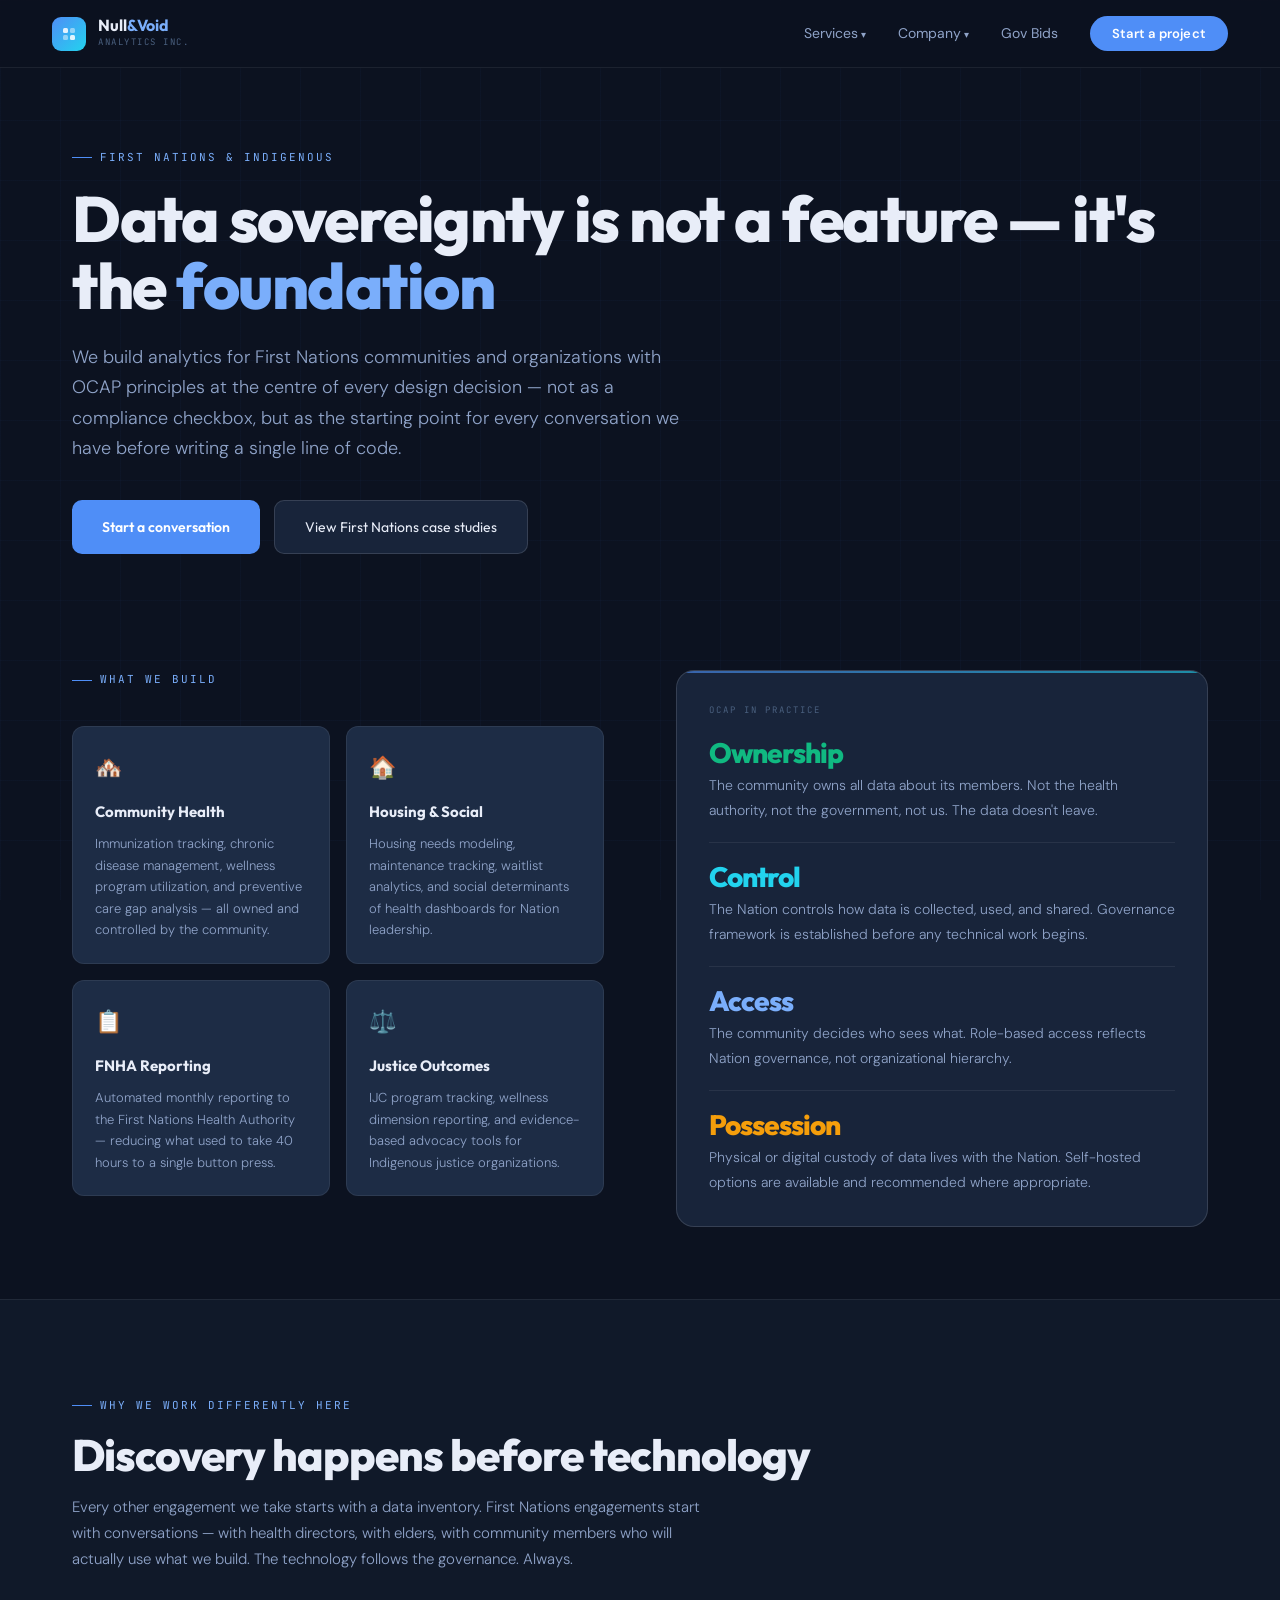
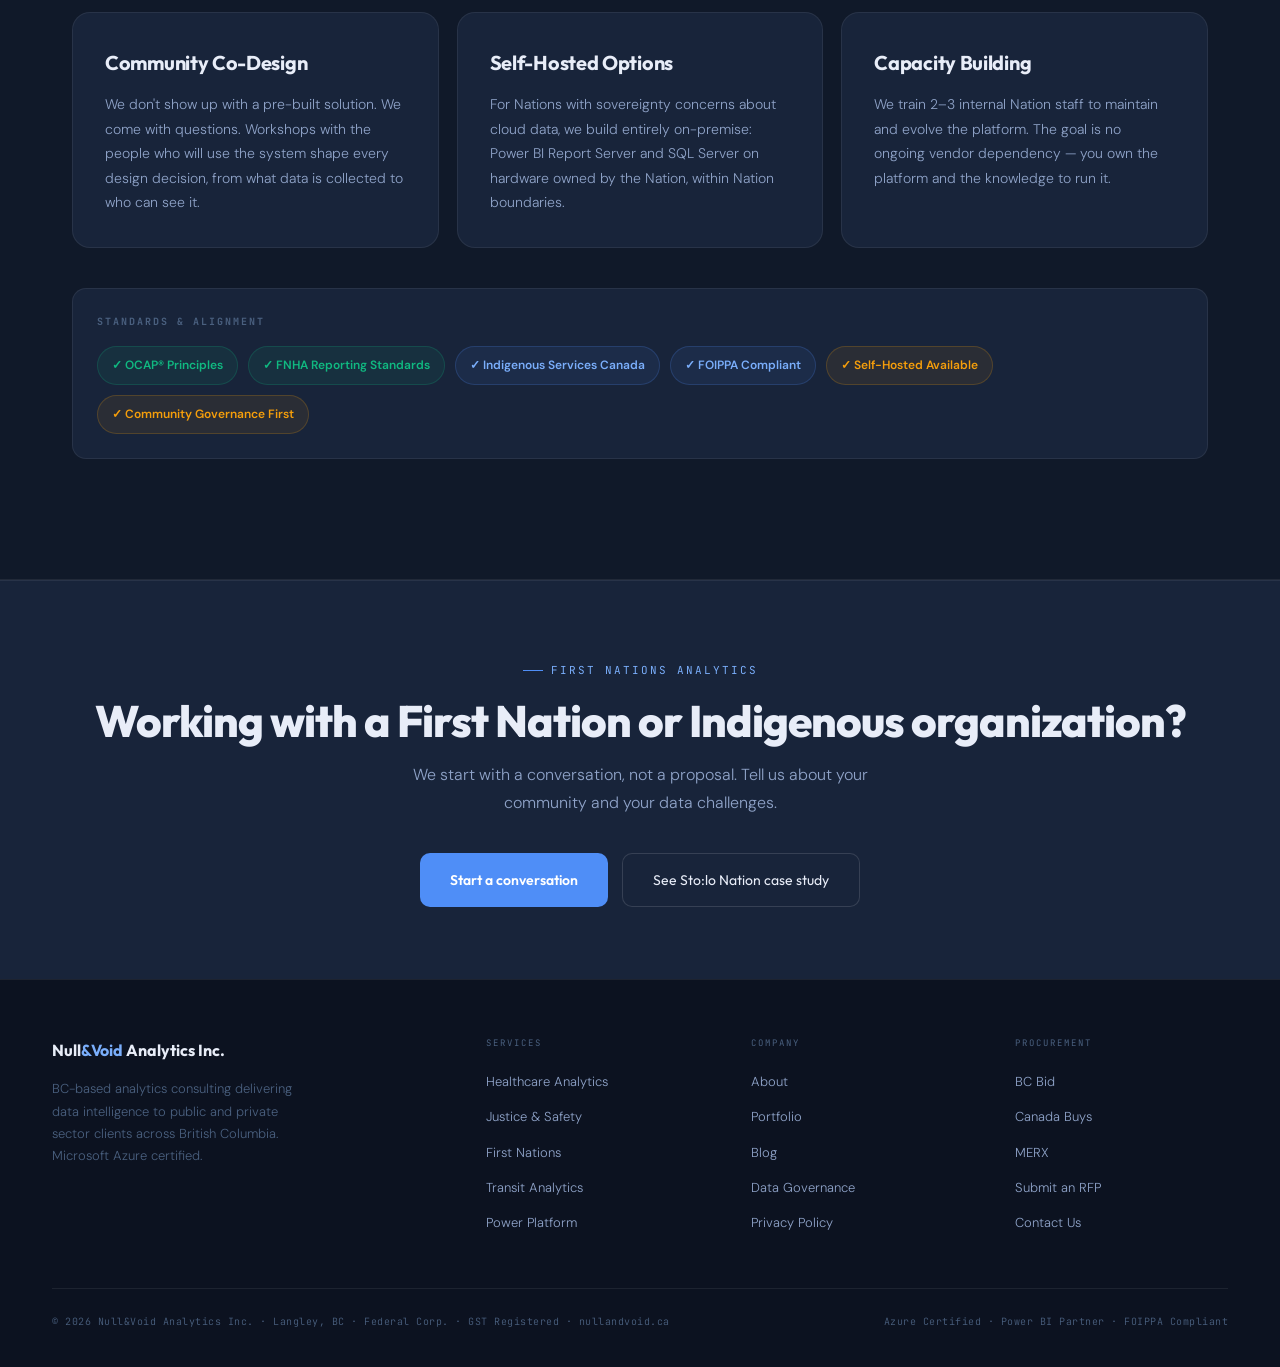
<file: first-nations.html>
<!DOCTYPE html>
<html lang="en">
<head>
<meta charset="UTF-8">
<meta name="viewport" content="width=device-width, initial-scale=1.0">
<meta name="description" content="OCAP-compliant data analytics for First Nations communities — data sovereignty, FNHA reporting, and community health intelligence.">
<title>First Nations Analytics | Null&amp;Void Analytics Inc.</title>
<link rel="preconnect" href="https://fonts.googleapis.com"><link href="https://fonts.googleapis.com/css2?family=Outfit:wght@300;400;500;600;700;800;900&family=DM+Sans:wght@300;400;500&family=JetBrains+Mono:wght@400;500&display=swap" rel="stylesheet">
<style>

*,*::before,*::after{box-sizing:border-box;margin:0;padding:0;}
:root{
  --navy:#0c1220;--navy2:#101929;--navy3:#141f32;
  --card:#18243a;--card2:#1d2c45;
  --border:rgba(255,255,255,0.07);--border2:rgba(255,255,255,0.13);
  --blue:#4f8ef7;--blue-light:#7aaefb;--blue-glow:rgba(79,142,247,0.14);
  --cyan:#22d3ee;--emerald:#10b981;--amber:#f59e0b;--red:#f87171;--purple:#a78bfa;
  --text:#e8edf8;--text2:#8fa3c8;--text3:#4a607f;
  --mono:'JetBrains Mono',monospace;
  --display:'Outfit',sans-serif;
  --body:'DM Sans',sans-serif;
}
html{scroll-behavior:smooth;}
body{background:var(--navy);color:var(--text);font-family:var(--body);font-size:15px;line-height:1.75;overflow-x:hidden;}
body::before{content:'';position:fixed;inset:0;background-image:linear-gradient(rgba(79,142,247,0.03) 1px,transparent 1px),linear-gradient(90deg,rgba(79,142,247,0.03) 1px,transparent 1px);background-size:60px 60px;pointer-events:none;z-index:0;}

/* NAV */
nav{position:fixed;top:0;left:0;right:0;z-index:200;height:68px;display:flex;align-items:center;padding:0 52px;justify-content:space-between;background:rgba(12,18,32,0.92);backdrop-filter:blur(24px);border-bottom:1px solid var(--border);}
.logo{display:flex;align-items:center;gap:12px;text-decoration:none;}
.logo-icon{width:34px;height:34px;border-radius:9px;background:linear-gradient(135deg,var(--blue),var(--cyan));display:grid;place-items:center;flex-shrink:0;}
.logo-name{font-family:var(--display);font-size:16px;font-weight:700;color:var(--text);line-height:1;}
.logo-name span{color:var(--blue-light);}
.logo-sub{font-family:var(--mono);font-size:9px;color:var(--text3);letter-spacing:1.5px;text-transform:uppercase;margin-top:2px;}
nav ul{list-style:none;display:flex;align-items:center;gap:32px;}
nav ul a{color:var(--text2);text-decoration:none;font-size:14px;font-weight:400;transition:color 0.2s;}
nav ul a:hover{color:var(--text);}
.nav-dropdown{position:relative;}
.nav-dropdown > a::after{content:' ▾';font-size:10px;}
.nav-dropdown-menu{display:none;position:absolute;top:100%;left:0;background:var(--card);border:1px solid var(--border2);border-radius:12px;padding:8px;min-width:220px;margin-top:8px;box-shadow:0 20px 60px rgba(0,0,0,0.4);}
.nav-dropdown:hover .nav-dropdown-menu{display:flex;flex-direction:column;gap:2px;}
.nav-dropdown-menu a{display:block;padding:9px 14px;color:var(--text2);text-decoration:none;font-size:13px;border-radius:8px;transition:all 0.15s;white-space:nowrap;}
.nav-dropdown-menu a:hover{background:var(--blue-glow);color:var(--blue-light);}
.nav-pill{background:var(--blue)!important;color:#fff!important;padding:9px 22px;border-radius:100px;font-weight:600!important;font-size:13px!important;transition:all 0.2s!important;letter-spacing:0.2px;}
.nav-pill:hover{transform:translateY(-1px);box-shadow:0 6px 24px rgba(79,142,247,0.4)!important;}

/* FOOTER */
footer{background:var(--navy);border-top:1px solid var(--border);padding:56px 52px 36px;position:relative;z-index:1;}
.footer-inner{max-width:1240px;margin:0 auto;}
.footer-grid{display:grid;grid-template-columns:1.8fr 1fr 1fr 1fr;gap:52px;margin-bottom:44px;}
.footer-logo-name{font-family:var(--display);font-size:16px;font-weight:700;color:var(--text);}
.footer-logo-name span{color:var(--blue-light);}
.footer-brand p{color:var(--text3);font-size:13px;line-height:1.7;font-weight:300;margin-top:14px;max-width:240px;}
.footer-col h5{font-family:var(--mono);font-size:9px;font-weight:400;letter-spacing:2px;text-transform:uppercase;color:var(--text3);margin-bottom:16px;}
.footer-col ul{list-style:none;}
.footer-col ul li{margin-bottom:9px;}
.footer-col ul li a{color:var(--text2);text-decoration:none;font-size:13px;font-weight:300;transition:color 0.2s;}
.footer-col ul li a:hover{color:var(--text);}
.footer-bottom{display:flex;justify-content:space-between;align-items:center;padding-top:24px;border-top:1px solid var(--border);font-size:12px;color:var(--text3);font-weight:300;}
.footer-bottom span{font-family:var(--mono);font-size:10px;letter-spacing:0.5px;}

/* COMMON COMPONENTS */
.section-wrap{max-width:1240px;margin:0 auto;padding:88px 52px;}
.page-hero{padding:140px 52px 72px;max-width:1240px;margin:0 auto;position:relative;z-index:1;}
.ph-kicker{display:inline-flex;align-items:center;gap:8px;font-family:var(--mono);font-size:11px;color:var(--blue-light);letter-spacing:2px;text-transform:uppercase;margin-bottom:18px;}
.ph-kicker::before{content:'';width:20px;height:1px;background:var(--blue);}
h1{font-family:var(--display);font-size:clamp(38px,5vw,64px);font-weight:800;line-height:1.05;letter-spacing:-1.5px;margin-bottom:22px;color:var(--text);}
h1 em{font-style:normal;color:var(--blue-light);}
h2{font-family:var(--display);font-size:clamp(28px,3.5vw,44px);font-weight:800;letter-spacing:-1px;line-height:1.1;color:var(--text);}
h3{font-family:var(--display);font-size:20px;font-weight:700;letter-spacing:-0.3px;color:var(--text);}
h4{font-family:var(--display);font-size:15px;font-weight:700;color:var(--text);}
p{color:var(--text2);line-height:1.75;font-weight:300;}
.lead{font-size:18px;color:var(--text2);line-height:1.7;font-weight:300;max-width:620px;}
.sec-kicker{display:inline-flex;align-items:center;gap:8px;font-family:var(--mono);font-size:11px;color:var(--blue-light);letter-spacing:2px;text-transform:uppercase;margin-bottom:16px;}
.sec-kicker::before{content:'';width:20px;height:1px;background:var(--blue);}
.card{background:var(--card);border:1px solid var(--border);border-radius:18px;padding:32px;transition:all 0.25s;}
.card:hover{border-color:var(--border2);transform:translateY(-3px);box-shadow:0 16px 48px rgba(0,0,0,0.25);}
.card h3{margin-bottom:12px;}
.card p{font-size:14px;margin-bottom:0;}
.card-grid-3{display:grid;grid-template-columns:repeat(3,1fr);gap:18px;}
.card-grid-2{display:grid;grid-template-columns:repeat(2,1fr);gap:18px;}
.tag-row{display:flex;flex-wrap:wrap;gap:7px;margin-top:18px;}
.tag{font-family:var(--mono);font-size:10px;padding:4px 11px;border-radius:7px;border:1px solid var(--border2);color:var(--text3);}
.tag.blue{border-color:rgba(79,142,247,0.3);color:var(--blue-light);background:rgba(79,142,247,0.06);}
.tag.cyan{border-color:rgba(34,211,238,0.3);color:var(--cyan);background:rgba(34,211,238,0.06);}
.tag.green{border-color:rgba(16,185,129,0.3);color:var(--emerald);background:rgba(16,185,129,0.06);}
.tag.amber{border-color:rgba(245,158,11,0.3);color:var(--amber);background:rgba(245,158,11,0.06);}
.btn-pri{background:var(--blue);color:#fff;padding:14px 30px;border-radius:10px;font-weight:600;font-size:14px;text-decoration:none;display:inline-flex;align-items:center;gap:9px;transition:all 0.22s;font-family:var(--display);border:none;cursor:pointer;}
.btn-pri:hover{transform:translateY(-2px);box-shadow:0 8px 32px rgba(79,142,247,0.38);}
.btn-sec{background:var(--card);color:var(--text);padding:14px 30px;border-radius:10px;font-weight:400;font-size:14px;text-decoration:none;display:inline-flex;align-items:center;gap:9px;border:1px solid var(--border2);transition:all 0.22s;font-family:var(--display);}
.btn-sec:hover{background:var(--card2);border-color:rgba(255,255,255,0.2);transform:translateY(-2px);}
.callout{border-radius:14px;padding:22px;margin:24px 0;display:flex;gap:14px;align-items:flex-start;}
.callout.blue{background:var(--blue-glow);border:1px solid rgba(79,142,247,0.2);}
.callout.green{background:rgba(16,185,129,0.07);border:1px solid rgba(16,185,129,0.2);}
.callout.amber{background:rgba(245,158,11,0.07);border:1px solid rgba(245,158,11,0.2);}
.callout-icon{font-size:20px;flex-shrink:0;}
.callout h4{font-size:13px;text-transform:uppercase;letter-spacing:0.5px;margin-bottom:6px;}
.callout.blue h4{color:var(--blue-light);}
.callout.green h4{color:var(--emerald);}
.callout.amber h4{color:var(--amber);}
.callout p{font-size:14px;margin-bottom:0;}
.stat-grid{display:grid;grid-template-columns:repeat(4,1fr);gap:18px;margin:40px 0;}
.stat-card{background:var(--card);border:1px solid var(--border);border-radius:14px;padding:24px;text-align:center;}
.stat-num{font-family:var(--display);font-size:36px;font-weight:800;letter-spacing:-1px;color:var(--blue-light);line-height:1;margin-bottom:8px;}
.stat-label{font-size:13px;color:var(--text3);}
.divider{height:1px;background:var(--border);margin:56px 0;}
.cta-band{background:var(--card);border-top:1px solid var(--border);padding:72px 52px;text-align:center;position:relative;z-index:1;}
.cta-band h2{margin-bottom:16px;}
.cta-band p{max-width:520px;margin:0 auto 36px;font-size:16px;}
.cta-buttons{display:flex;gap:14px;justify-content:center;flex-wrap:wrap;}
.reveal{opacity:0;transform:translateY(20px);transition:opacity 0.6s ease,transform 0.6s ease;}
.reveal.in{opacity:1;transform:none;}
.two-col{display:grid;grid-template-columns:1fr 1fr;gap:64px;align-items:start;}
.process-steps{display:flex;flex-direction:column;gap:0;border-left:2px solid var(--border);padding-left:0;margin:32px 0;}
.step{display:flex;gap:24px;padding:0 0 32px 32px;position:relative;}
.step:last-child{padding-bottom:0;}
.step::before{content:'';position:absolute;left:-7px;top:4px;width:12px;height:12px;border-radius:50%;background:var(--blue);border:2px solid var(--navy);}
.step-num{font-family:var(--mono);font-size:9px;color:var(--text3);letter-spacing:2px;text-transform:uppercase;margin-bottom:6px;display:block;}
.step h4{margin-bottom:8px;}
.step p{font-size:14px;}
@media(max-width:1024px){.footer-grid{grid-template-columns:1fr 1fr;gap:36px;}.card-grid-3{grid-template-columns:repeat(2,1fr);}.stat-grid{grid-template-columns:repeat(2,1fr);}.two-col{grid-template-columns:1fr;gap:40px;}}
@media(max-width:768px){nav{padding:0 20px;}nav ul{display:none;}.page-hero,.section-wrap{padding-left:20px;padding-right:20px;}.card-grid-3,.card-grid-2{grid-template-columns:1fr;}footer{padding:40px 20px 24px;}.footer-grid{grid-template-columns:1fr;gap:28px;}.cta-band{padding:52px 20px;}}


.page-hero{padding:140px 52px 72px;max-width:1240px;margin:0 auto;position:relative;z-index:1;}
.hero-two{display:grid;grid-template-columns:1fr 1fr;gap:72px;align-items:start;margin-top:60px;}
.proof-box{background:var(--card);border:1px solid var(--border2);border-radius:18px;padding:32px;position:relative;overflow:hidden;}
.proof-box::before{content:'';position:absolute;top:0;left:0;right:0;height:2px;background:linear-gradient(90deg,var(--blue),var(--cyan));opacity:0.6;}
.proof-stat{margin-bottom:20px;padding-bottom:20px;border-bottom:1px solid var(--border);}
.proof-stat:last-child{margin-bottom:0;padding-bottom:0;border-bottom:none;}
.proof-num{font-family:var(--display);font-size:36px;font-weight:800;letter-spacing:-1px;color:var(--blue-light);line-height:1;margin-bottom:6px;}
.proof-label{font-size:14px;color:var(--text2);font-weight:300;}
.proof-source{font-family:var(--mono);font-size:10px;color:var(--text3);letter-spacing:1px;margin-top:4px;}
.approach-grid{display:grid;grid-template-columns:1fr 1fr;gap:16px;}
.approach-card{background:var(--card2);border:1px solid var(--border);border-radius:12px;padding:22px;}
.approach-icon{font-size:22px;margin-bottom:12px;display:block;}
.approach-card h4{margin-bottom:8px;}
.approach-card p{font-size:13px;line-height:1.65;}
.compliance-strip{background:var(--card);border:1px solid var(--border);border-radius:14px;padding:24px;margin:32px 0;}
.compliance-strip h4{font-family:var(--mono);font-size:10px;letter-spacing:2px;text-transform:uppercase;color:var(--text3);margin-bottom:16px;}
.compliance-badges{display:flex;flex-wrap:wrap;gap:10px;}
.cbadge{display:inline-flex;align-items:center;gap:7px;padding:8px 14px;border-radius:100px;font-size:12px;font-weight:600;border:1px solid;}
.cbadge.g{background:rgba(16,185,129,0.08);border-color:rgba(16,185,129,0.2);color:var(--emerald);}
.cbadge.b{background:rgba(79,142,247,0.08);border-color:rgba(79,142,247,0.2);color:var(--blue-light);}
.cbadge.a{background:rgba(245,158,11,0.08);border-color:rgba(245,158,11,0.2);color:var(--amber);}
@media(max-width:1024px){.hero-two{grid-template-columns:1fr;gap:40px;}.approach-grid{grid-template-columns:1fr;}}
@media(max-width:768px){.page-hero{padding:110px 20px 52px;}}

</style>
</head>
<body>
<nav>
  <a href="index.html" class="logo">
    <div class="logo-icon"><svg width="16" height="16" viewBox="0 0 16 16" fill="none"><rect x="2" y="2" width="5" height="5" rx="1.5" fill="rgba(255,255,255,0.85)"/><rect x="9" y="2" width="5" height="5" rx="1.5" fill="rgba(255,255,255,0.45)"/><rect x="2" y="9" width="5" height="5" rx="1.5" fill="rgba(255,255,255,0.45)"/><rect x="9" y="9" width="5" height="5" rx="1.5" fill="rgba(255,255,255,0.85)"/></svg></div>
    <div><div class="logo-name">Null<span>&amp;Void</span></div><div class="logo-sub">Analytics Inc.</div></div>
  </a>
  <ul>
    <li class="nav-dropdown"><a href="index.html#services">Services</a>
      <div class="nav-dropdown-menu">
        <a href="healthcare.html">🏥 Healthcare Analytics</a>
        <a href="justice.html">⚖️ Justice &amp; Safety</a>
        <a href="first-nations.html">🦅 First Nations</a>
        <a href="transit.html">🚇 Transit Analytics</a>
        <a href="power-platform.html">⚡ Power Platform</a>
      </div>
    </li>
    <li class="nav-dropdown"><a href="about.html">Company</a>
      <div class="nav-dropdown-menu">
        <a href="about.html">About Us</a>
        <a href="portfolio.html">Portfolio</a>
        <a href="blog.html">Blog</a>
        <a href="data-governance.html">Data Governance</a>
        <a href="privacy-policy.html">Privacy Policy</a>
      </div>
    </li>
    <li><a href="index.html#government">Gov Bids</a></li>
    <li><a href="mailto:hello@nullandvoid.ca" class="nav-pill">Start a project</a></li>
  </ul>
</nav>

<div class="page-hero">
  <div class="ph-kicker">First Nations &amp; Indigenous</div>
  <h1>Data sovereignty is not a feature — it's the <em>foundation</em></h1>
  <p class="lead">We build analytics for First Nations communities and organizations with OCAP principles at the centre of every design decision — not as a compliance checkbox, but as the starting point for every conversation we have before writing a single line of code.</p>
  <div style="display:flex;gap:14px;margin-top:36px;flex-wrap:wrap;">
    <a href="mailto:hello@nullandvoid.ca" class="btn-pri">Start a conversation</a>
    <a href="portfolio.html#nations" class="btn-sec">View First Nations case studies</a>
  </div>
  <div class="hero-two">
    <div>
      <div class="sec-kicker" style="margin-top:56px;">What we build</div>
      <div class="approach-grid" style="margin-top:20px;">
        <div class="approach-card"><span class="approach-icon">🏘️</span><h4>Community Health</h4><p>Immunization tracking, chronic disease management, wellness program utilization, and preventive care gap analysis — all owned and controlled by the community.</p></div>
        <div class="approach-card"><span class="approach-icon">🏠</span><h4>Housing &amp; Social</h4><p>Housing needs modeling, maintenance tracking, waitlist analytics, and social determinants of health dashboards for Nation leadership.</p></div>
        <div class="approach-card"><span class="approach-icon">📋</span><h4>FNHA Reporting</h4><p>Automated monthly reporting to the First Nations Health Authority — reducing what used to take 40 hours to a single button press.</p></div>
        <div class="approach-card"><span class="approach-icon">⚖️</span><h4>Justice Outcomes</h4><p>IJC program tracking, wellness dimension reporting, and evidence-based advocacy tools for Indigenous justice organizations.</p></div>
      </div>
    </div>
    <div>
      <div class="proof-box" style="margin-top:56px;">
        <div style="font-family:var(--mono);font-size:9px;color:var(--text3);letter-spacing:2px;text-transform:uppercase;margin-bottom:20px;">OCAP in practice</div>
        <div class="proof-stat"><div class="proof-num" style="font-size:28px;color:var(--emerald);">Ownership</div><div class="proof-label">The community owns all data about its members. Not the health authority, not the government, not us. The data doesn't leave.</div></div>
        <div class="proof-stat"><div class="proof-num" style="font-size:28px;color:var(--cyan);">Control</div><div class="proof-label">The Nation controls how data is collected, used, and shared. Governance framework is established before any technical work begins.</div></div>
        <div class="proof-stat"><div class="proof-num" style="font-size:28px;color:var(--blue-light);">Access</div><div class="proof-label">The community decides who sees what. Role-based access reflects Nation governance, not organizational hierarchy.</div></div>
        <div class="proof-stat"><div class="proof-num" style="font-size:28px;color:var(--amber);">Possession</div><div class="proof-label">Physical or digital custody of data lives with the Nation. Self-hosted options are available and recommended where appropriate.</div></div>
      </div>
    </div>
  </div>
</div>

<section style="background:var(--navy2);border-top:1px solid var(--border);border-bottom:1px solid var(--border);">
<div class="section-wrap reveal">
  <div class="sec-kicker">Why we work differently here</div>
  <h2>Discovery happens before technology</h2>
  <p style="margin-top:14px;max-width:640px;">Every other engagement we take starts with a data inventory. First Nations engagements start with conversations — with health directors, with elders, with community members who will actually use what we build. The technology follows the governance. Always.</p>
  <div class="card-grid-3" style="margin-top:40px;">
    <div class="card"><h3>Community Co-Design</h3><p>We don't show up with a pre-built solution. We come with questions. Workshops with the people who will use the system shape every design decision, from what data is collected to who can see it.</p></div>
    <div class="card"><h3>Self-Hosted Options</h3><p>For Nations with sovereignty concerns about cloud data, we build entirely on-premise: Power BI Report Server and SQL Server on hardware owned by the Nation, within Nation boundaries.</p></div>
    <div class="card"><h3>Capacity Building</h3><p>We train 2–3 internal Nation staff to maintain and evolve the platform. The goal is no ongoing vendor dependency — you own the platform and the knowledge to run it.</p></div>
  </div>
  <div class="compliance-strip" style="margin-top:40px;">
    <h4>Standards &amp; Alignment</h4>
    <div class="compliance-badges">
      <div class="cbadge g">✓ OCAP® Principles</div>
      <div class="cbadge g">✓ FNHA Reporting Standards</div>
      <div class="cbadge b">✓ Indigenous Services Canada</div>
      <div class="cbadge b">✓ FOIPPA Compliant</div>
      <div class="cbadge a">✓ Self-Hosted Available</div>
      <div class="cbadge a">✓ Community Governance First</div>
    </div>
  </div>
</div>
</section>

<section class="cta-band reveal">
  <div class="sec-kicker" style="justify-content:center;">First Nations analytics</div>
  <h2>Working with a First Nation or Indigenous organization?</h2>
  <p>We start with a conversation, not a proposal. Tell us about your community and your data challenges.</p>
  <div class="cta-buttons">
    <a href="mailto:hello@nullandvoid.ca" class="btn-pri">Start a conversation</a>
    <a href="portfolio.html" class="btn-sec">See Sto:lo Nation case study</a>
  </div>
</section>

<footer>
<div class="footer-inner">
  <div class="footer-grid">
    <div class="footer-brand">
      <div class="footer-logo-name">Null<span>&amp;Void</span> Analytics Inc.</div>
      <p>BC-based analytics consulting delivering data intelligence to public and private sector clients across British Columbia. Microsoft Azure certified.</p>
    </div>
    <div class="footer-col"><h5>Services</h5><ul>
      <li><a href="healthcare.html">Healthcare Analytics</a></li>
      <li><a href="justice.html">Justice &amp; Safety</a></li>
      <li><a href="first-nations.html">First Nations</a></li>
      <li><a href="transit.html">Transit Analytics</a></li>
      <li><a href="power-platform.html">Power Platform</a></li>
    </ul></div>
    <div class="footer-col"><h5>Company</h5><ul>
      <li><a href="about.html">About</a></li>
      <li><a href="portfolio.html">Portfolio</a></li>
      <li><a href="blog.html">Blog</a></li>
      <li><a href="data-governance.html">Data Governance</a></li>
      <li><a href="privacy-policy.html">Privacy Policy</a></li>
    </ul></div>
    <div class="footer-col"><h5>Procurement</h5><ul>
      <li><a href="https://bcbid.gov.bc.ca" target="_blank">BC Bid</a></li>
      <li><a href="https://canadabuys.canada.ca" target="_blank">Canada Buys</a></li>
      <li><a href="https://merx.com" target="_blank">MERX</a></li>
      <li><a href="mailto:rfp@nullandvoid.ca">Submit an RFP</a></li>
      <li><a href="mailto:hello@nullandvoid.ca">Contact Us</a></li>
    </ul></div>
  </div>
  <div class="footer-bottom">
    <span>© 2026 Null&amp;Void Analytics Inc. · Langley, BC · Federal Corp. · GST Registered · nullandvoid.ca</span>
    <span>Azure Certified · Power BI Partner · FOIPPA Compliant</span>
  </div>
</div>
</footer>
<script>
var obs=new IntersectionObserver(function(e){e.forEach(function(e){if(e.isIntersecting)e.target.classList.add('in')})},{threshold:0.08});
document.querySelectorAll('.reveal').forEach(function(el){obs.observe(el);});
</script>
</body>
</html>
</file>
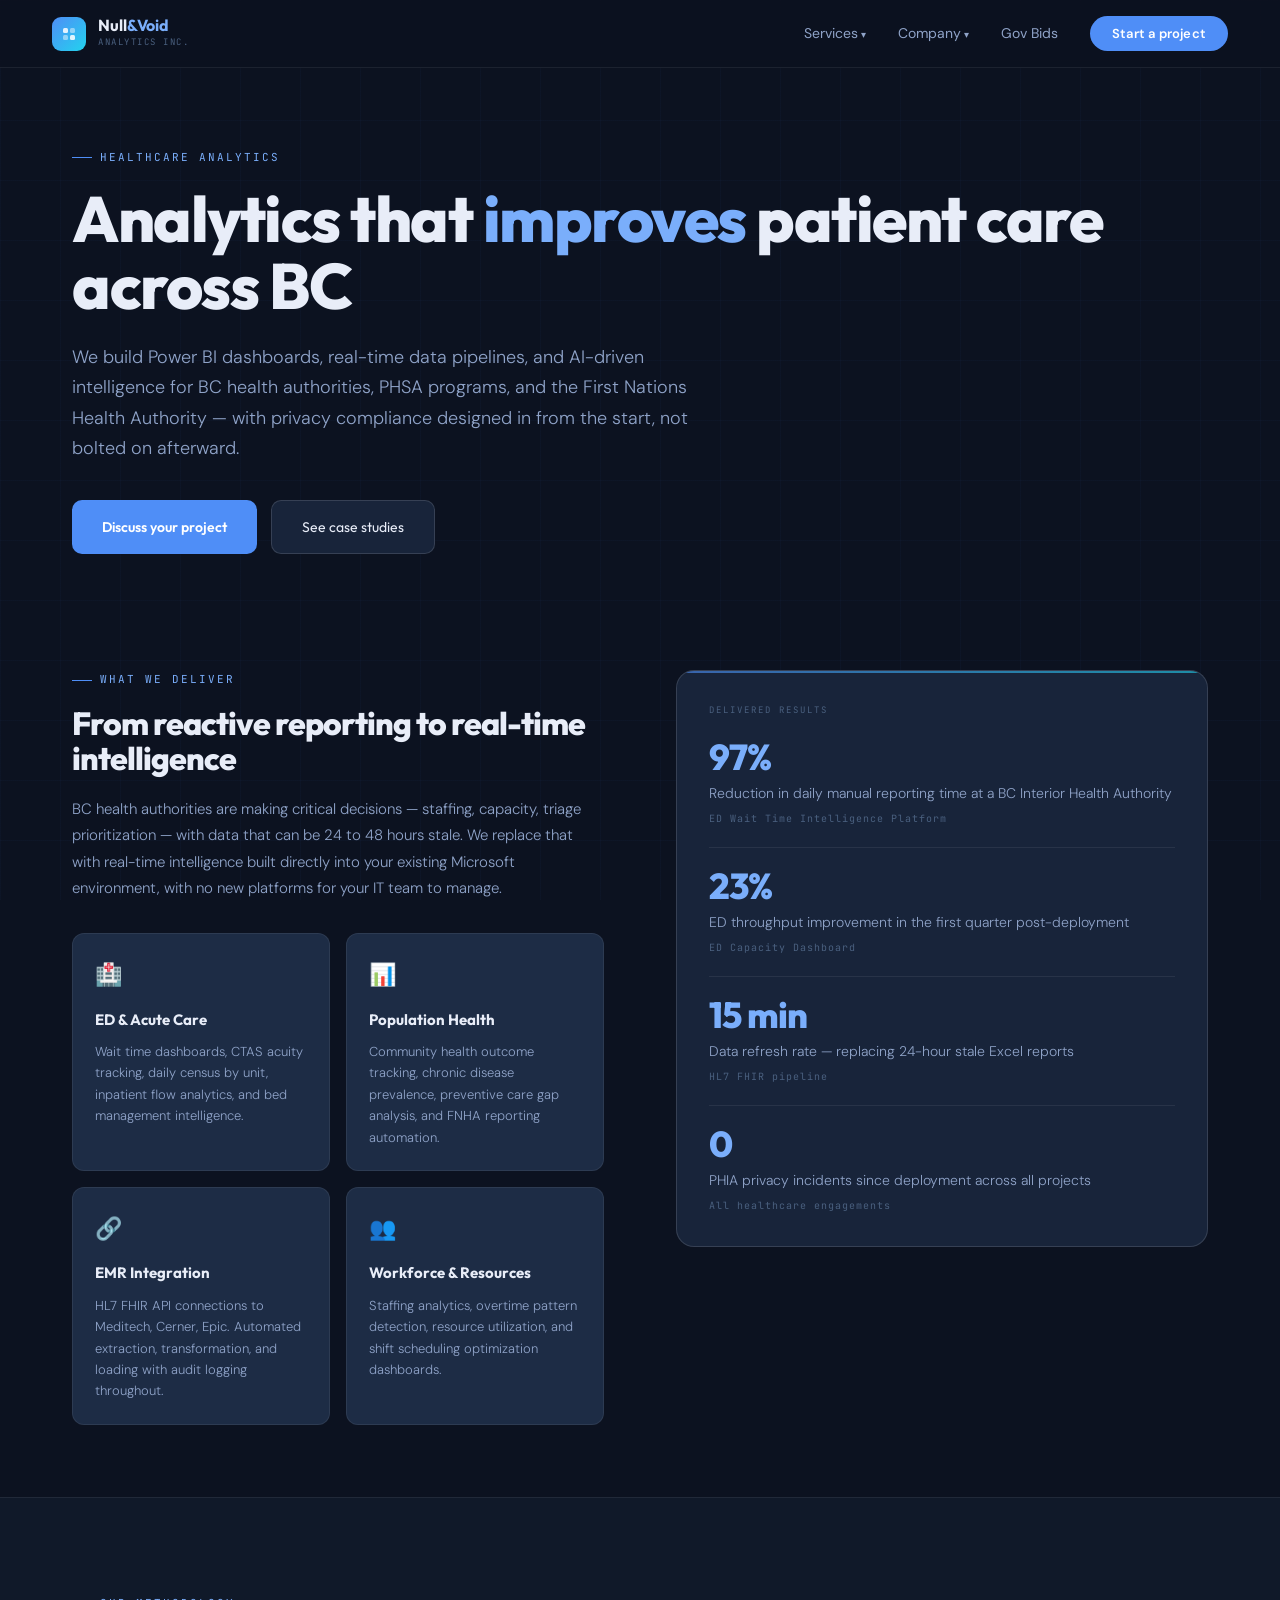
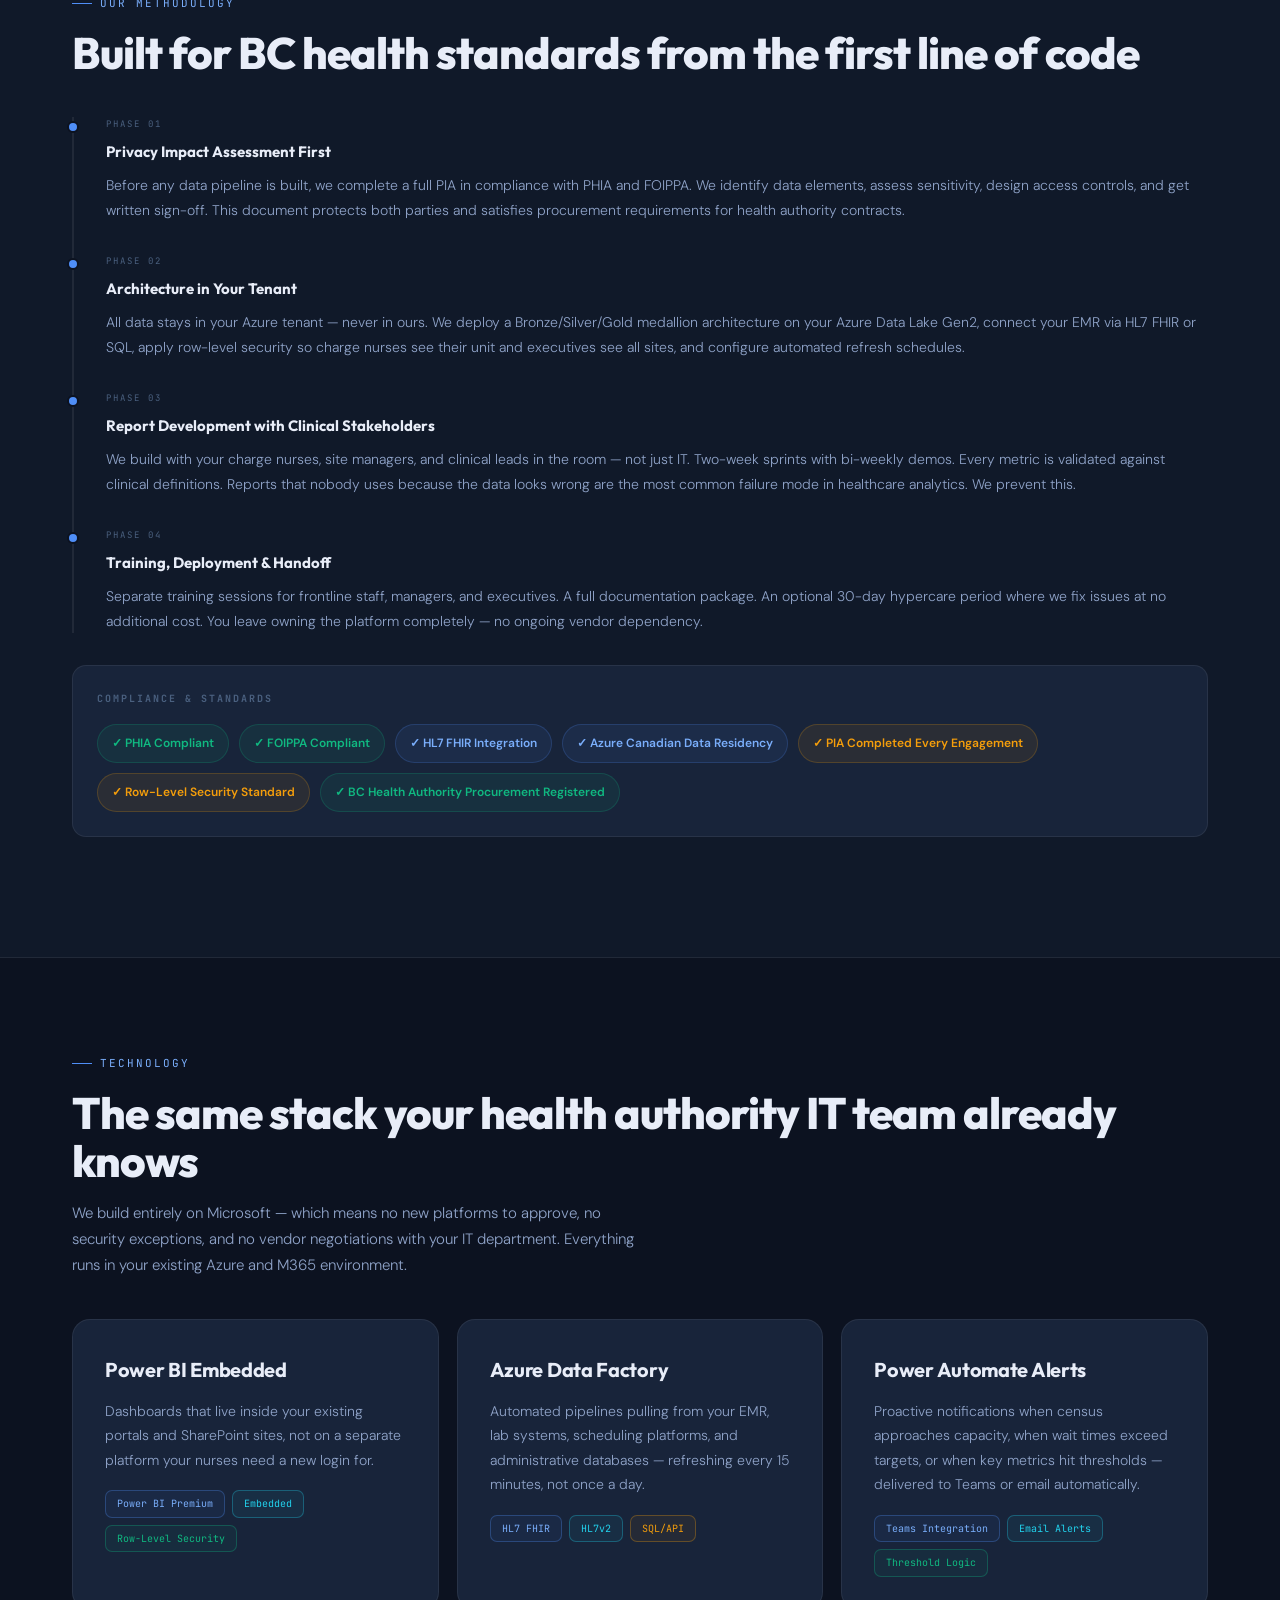
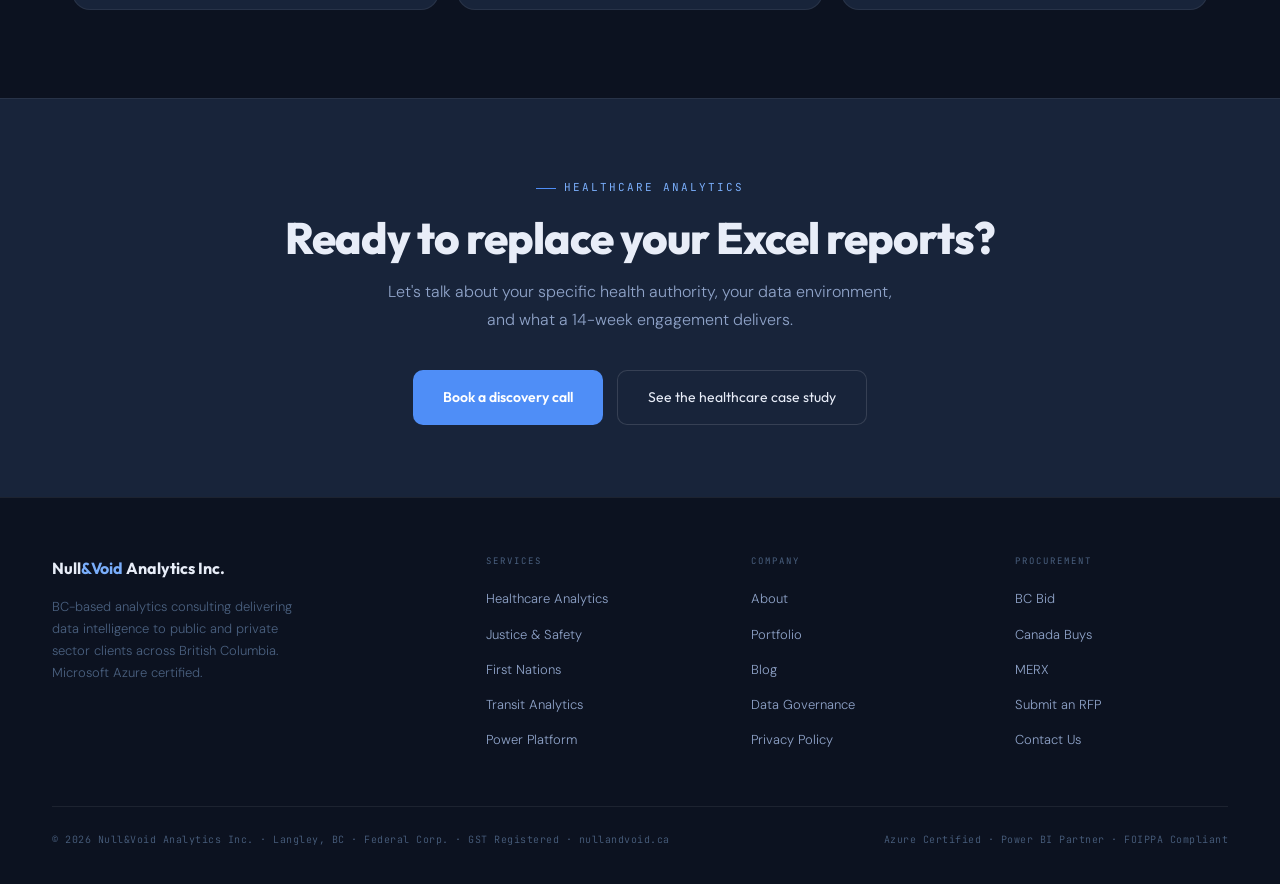
<file: healthcare.html>
<!DOCTYPE html>
<html lang="en">
<head>
<meta charset="UTF-8">
<meta name="viewport" content="width=device-width, initial-scale=1.0">
<meta name="description" content="Power BI and Azure analytics for BC health authorities and PHSA — PHIA compliant, HL7 FHIR integrated.">
<title>Healthcare Analytics | Null&amp;Void Analytics Inc.</title>
<link rel="preconnect" href="https://fonts.googleapis.com"><link href="https://fonts.googleapis.com/css2?family=Outfit:wght@300;400;500;600;700;800;900&family=DM+Sans:wght@300;400;500&family=JetBrains+Mono:wght@400;500&display=swap" rel="stylesheet">
<style>

*,*::before,*::after{box-sizing:border-box;margin:0;padding:0;}
:root{
  --navy:#0c1220;--navy2:#101929;--navy3:#141f32;
  --card:#18243a;--card2:#1d2c45;
  --border:rgba(255,255,255,0.07);--border2:rgba(255,255,255,0.13);
  --blue:#4f8ef7;--blue-light:#7aaefb;--blue-glow:rgba(79,142,247,0.14);
  --cyan:#22d3ee;--emerald:#10b981;--amber:#f59e0b;--red:#f87171;--purple:#a78bfa;
  --text:#e8edf8;--text2:#8fa3c8;--text3:#4a607f;
  --mono:'JetBrains Mono',monospace;
  --display:'Outfit',sans-serif;
  --body:'DM Sans',sans-serif;
}
html{scroll-behavior:smooth;}
body{background:var(--navy);color:var(--text);font-family:var(--body);font-size:15px;line-height:1.75;overflow-x:hidden;}
body::before{content:'';position:fixed;inset:0;background-image:linear-gradient(rgba(79,142,247,0.03) 1px,transparent 1px),linear-gradient(90deg,rgba(79,142,247,0.03) 1px,transparent 1px);background-size:60px 60px;pointer-events:none;z-index:0;}

/* NAV */
nav{position:fixed;top:0;left:0;right:0;z-index:200;height:68px;display:flex;align-items:center;padding:0 52px;justify-content:space-between;background:rgba(12,18,32,0.92);backdrop-filter:blur(24px);border-bottom:1px solid var(--border);}
.logo{display:flex;align-items:center;gap:12px;text-decoration:none;}
.logo-icon{width:34px;height:34px;border-radius:9px;background:linear-gradient(135deg,var(--blue),var(--cyan));display:grid;place-items:center;flex-shrink:0;}
.logo-name{font-family:var(--display);font-size:16px;font-weight:700;color:var(--text);line-height:1;}
.logo-name span{color:var(--blue-light);}
.logo-sub{font-family:var(--mono);font-size:9px;color:var(--text3);letter-spacing:1.5px;text-transform:uppercase;margin-top:2px;}
nav ul{list-style:none;display:flex;align-items:center;gap:32px;}
nav ul a{color:var(--text2);text-decoration:none;font-size:14px;font-weight:400;transition:color 0.2s;}
nav ul a:hover{color:var(--text);}
.nav-dropdown{position:relative;}
.nav-dropdown > a::after{content:' ▾';font-size:10px;}
.nav-dropdown-menu{display:none;position:absolute;top:100%;left:0;background:var(--card);border:1px solid var(--border2);border-radius:12px;padding:8px;min-width:220px;margin-top:8px;box-shadow:0 20px 60px rgba(0,0,0,0.4);}
.nav-dropdown:hover .nav-dropdown-menu{display:flex;flex-direction:column;gap:2px;}
.nav-dropdown-menu a{display:block;padding:9px 14px;color:var(--text2);text-decoration:none;font-size:13px;border-radius:8px;transition:all 0.15s;white-space:nowrap;}
.nav-dropdown-menu a:hover{background:var(--blue-glow);color:var(--blue-light);}
.nav-pill{background:var(--blue)!important;color:#fff!important;padding:9px 22px;border-radius:100px;font-weight:600!important;font-size:13px!important;transition:all 0.2s!important;letter-spacing:0.2px;}
.nav-pill:hover{transform:translateY(-1px);box-shadow:0 6px 24px rgba(79,142,247,0.4)!important;}

/* FOOTER */
footer{background:var(--navy);border-top:1px solid var(--border);padding:56px 52px 36px;position:relative;z-index:1;}
.footer-inner{max-width:1240px;margin:0 auto;}
.footer-grid{display:grid;grid-template-columns:1.8fr 1fr 1fr 1fr;gap:52px;margin-bottom:44px;}
.footer-logo-name{font-family:var(--display);font-size:16px;font-weight:700;color:var(--text);}
.footer-logo-name span{color:var(--blue-light);}
.footer-brand p{color:var(--text3);font-size:13px;line-height:1.7;font-weight:300;margin-top:14px;max-width:240px;}
.footer-col h5{font-family:var(--mono);font-size:9px;font-weight:400;letter-spacing:2px;text-transform:uppercase;color:var(--text3);margin-bottom:16px;}
.footer-col ul{list-style:none;}
.footer-col ul li{margin-bottom:9px;}
.footer-col ul li a{color:var(--text2);text-decoration:none;font-size:13px;font-weight:300;transition:color 0.2s;}
.footer-col ul li a:hover{color:var(--text);}
.footer-bottom{display:flex;justify-content:space-between;align-items:center;padding-top:24px;border-top:1px solid var(--border);font-size:12px;color:var(--text3);font-weight:300;}
.footer-bottom span{font-family:var(--mono);font-size:10px;letter-spacing:0.5px;}

/* COMMON COMPONENTS */
.section-wrap{max-width:1240px;margin:0 auto;padding:88px 52px;}
.page-hero{padding:140px 52px 72px;max-width:1240px;margin:0 auto;position:relative;z-index:1;}
.ph-kicker{display:inline-flex;align-items:center;gap:8px;font-family:var(--mono);font-size:11px;color:var(--blue-light);letter-spacing:2px;text-transform:uppercase;margin-bottom:18px;}
.ph-kicker::before{content:'';width:20px;height:1px;background:var(--blue);}
h1{font-family:var(--display);font-size:clamp(38px,5vw,64px);font-weight:800;line-height:1.05;letter-spacing:-1.5px;margin-bottom:22px;color:var(--text);}
h1 em{font-style:normal;color:var(--blue-light);}
h2{font-family:var(--display);font-size:clamp(28px,3.5vw,44px);font-weight:800;letter-spacing:-1px;line-height:1.1;color:var(--text);}
h3{font-family:var(--display);font-size:20px;font-weight:700;letter-spacing:-0.3px;color:var(--text);}
h4{font-family:var(--display);font-size:15px;font-weight:700;color:var(--text);}
p{color:var(--text2);line-height:1.75;font-weight:300;}
.lead{font-size:18px;color:var(--text2);line-height:1.7;font-weight:300;max-width:620px;}
.sec-kicker{display:inline-flex;align-items:center;gap:8px;font-family:var(--mono);font-size:11px;color:var(--blue-light);letter-spacing:2px;text-transform:uppercase;margin-bottom:16px;}
.sec-kicker::before{content:'';width:20px;height:1px;background:var(--blue);}
.card{background:var(--card);border:1px solid var(--border);border-radius:18px;padding:32px;transition:all 0.25s;}
.card:hover{border-color:var(--border2);transform:translateY(-3px);box-shadow:0 16px 48px rgba(0,0,0,0.25);}
.card h3{margin-bottom:12px;}
.card p{font-size:14px;margin-bottom:0;}
.card-grid-3{display:grid;grid-template-columns:repeat(3,1fr);gap:18px;}
.card-grid-2{display:grid;grid-template-columns:repeat(2,1fr);gap:18px;}
.tag-row{display:flex;flex-wrap:wrap;gap:7px;margin-top:18px;}
.tag{font-family:var(--mono);font-size:10px;padding:4px 11px;border-radius:7px;border:1px solid var(--border2);color:var(--text3);}
.tag.blue{border-color:rgba(79,142,247,0.3);color:var(--blue-light);background:rgba(79,142,247,0.06);}
.tag.cyan{border-color:rgba(34,211,238,0.3);color:var(--cyan);background:rgba(34,211,238,0.06);}
.tag.green{border-color:rgba(16,185,129,0.3);color:var(--emerald);background:rgba(16,185,129,0.06);}
.tag.amber{border-color:rgba(245,158,11,0.3);color:var(--amber);background:rgba(245,158,11,0.06);}
.btn-pri{background:var(--blue);color:#fff;padding:14px 30px;border-radius:10px;font-weight:600;font-size:14px;text-decoration:none;display:inline-flex;align-items:center;gap:9px;transition:all 0.22s;font-family:var(--display);border:none;cursor:pointer;}
.btn-pri:hover{transform:translateY(-2px);box-shadow:0 8px 32px rgba(79,142,247,0.38);}
.btn-sec{background:var(--card);color:var(--text);padding:14px 30px;border-radius:10px;font-weight:400;font-size:14px;text-decoration:none;display:inline-flex;align-items:center;gap:9px;border:1px solid var(--border2);transition:all 0.22s;font-family:var(--display);}
.btn-sec:hover{background:var(--card2);border-color:rgba(255,255,255,0.2);transform:translateY(-2px);}
.callout{border-radius:14px;padding:22px;margin:24px 0;display:flex;gap:14px;align-items:flex-start;}
.callout.blue{background:var(--blue-glow);border:1px solid rgba(79,142,247,0.2);}
.callout.green{background:rgba(16,185,129,0.07);border:1px solid rgba(16,185,129,0.2);}
.callout.amber{background:rgba(245,158,11,0.07);border:1px solid rgba(245,158,11,0.2);}
.callout-icon{font-size:20px;flex-shrink:0;}
.callout h4{font-size:13px;text-transform:uppercase;letter-spacing:0.5px;margin-bottom:6px;}
.callout.blue h4{color:var(--blue-light);}
.callout.green h4{color:var(--emerald);}
.callout.amber h4{color:var(--amber);}
.callout p{font-size:14px;margin-bottom:0;}
.stat-grid{display:grid;grid-template-columns:repeat(4,1fr);gap:18px;margin:40px 0;}
.stat-card{background:var(--card);border:1px solid var(--border);border-radius:14px;padding:24px;text-align:center;}
.stat-num{font-family:var(--display);font-size:36px;font-weight:800;letter-spacing:-1px;color:var(--blue-light);line-height:1;margin-bottom:8px;}
.stat-label{font-size:13px;color:var(--text3);}
.divider{height:1px;background:var(--border);margin:56px 0;}
.cta-band{background:var(--card);border-top:1px solid var(--border);padding:72px 52px;text-align:center;position:relative;z-index:1;}
.cta-band h2{margin-bottom:16px;}
.cta-band p{max-width:520px;margin:0 auto 36px;font-size:16px;}
.cta-buttons{display:flex;gap:14px;justify-content:center;flex-wrap:wrap;}
.reveal{opacity:0;transform:translateY(20px);transition:opacity 0.6s ease,transform 0.6s ease;}
.reveal.in{opacity:1;transform:none;}
.two-col{display:grid;grid-template-columns:1fr 1fr;gap:64px;align-items:start;}
.process-steps{display:flex;flex-direction:column;gap:0;border-left:2px solid var(--border);padding-left:0;margin:32px 0;}
.step{display:flex;gap:24px;padding:0 0 32px 32px;position:relative;}
.step:last-child{padding-bottom:0;}
.step::before{content:'';position:absolute;left:-7px;top:4px;width:12px;height:12px;border-radius:50%;background:var(--blue);border:2px solid var(--navy);}
.step-num{font-family:var(--mono);font-size:9px;color:var(--text3);letter-spacing:2px;text-transform:uppercase;margin-bottom:6px;display:block;}
.step h4{margin-bottom:8px;}
.step p{font-size:14px;}
@media(max-width:1024px){.footer-grid{grid-template-columns:1fr 1fr;gap:36px;}.card-grid-3{grid-template-columns:repeat(2,1fr);}.stat-grid{grid-template-columns:repeat(2,1fr);}.two-col{grid-template-columns:1fr;gap:40px;}}
@media(max-width:768px){nav{padding:0 20px;}nav ul{display:none;}.page-hero,.section-wrap{padding-left:20px;padding-right:20px;}.card-grid-3,.card-grid-2{grid-template-columns:1fr;}footer{padding:40px 20px 24px;}.footer-grid{grid-template-columns:1fr;gap:28px;}.cta-band{padding:52px 20px;}}


.page-hero{padding:140px 52px 72px;max-width:1240px;margin:0 auto;position:relative;z-index:1;}
.hero-two{display:grid;grid-template-columns:1fr 1fr;gap:72px;align-items:start;margin-top:60px;}
.proof-box{background:var(--card);border:1px solid var(--border2);border-radius:18px;padding:32px;position:relative;overflow:hidden;}
.proof-box::before{content:'';position:absolute;top:0;left:0;right:0;height:2px;background:linear-gradient(90deg,var(--blue),var(--cyan));opacity:0.6;}
.proof-stat{margin-bottom:20px;padding-bottom:20px;border-bottom:1px solid var(--border);}
.proof-stat:last-child{margin-bottom:0;padding-bottom:0;border-bottom:none;}
.proof-num{font-family:var(--display);font-size:36px;font-weight:800;letter-spacing:-1px;color:var(--blue-light);line-height:1;margin-bottom:6px;}
.proof-label{font-size:14px;color:var(--text2);font-weight:300;}
.proof-source{font-family:var(--mono);font-size:10px;color:var(--text3);letter-spacing:1px;margin-top:4px;}
.approach-grid{display:grid;grid-template-columns:1fr 1fr;gap:16px;}
.approach-card{background:var(--card2);border:1px solid var(--border);border-radius:12px;padding:22px;}
.approach-icon{font-size:22px;margin-bottom:12px;display:block;}
.approach-card h4{margin-bottom:8px;}
.approach-card p{font-size:13px;line-height:1.65;}
.compliance-strip{background:var(--card);border:1px solid var(--border);border-radius:14px;padding:24px;margin:32px 0;}
.compliance-strip h4{font-family:var(--mono);font-size:10px;letter-spacing:2px;text-transform:uppercase;color:var(--text3);margin-bottom:16px;}
.compliance-badges{display:flex;flex-wrap:wrap;gap:10px;}
.cbadge{display:inline-flex;align-items:center;gap:7px;padding:8px 14px;border-radius:100px;font-size:12px;font-weight:600;border:1px solid;}
.cbadge.g{background:rgba(16,185,129,0.08);border-color:rgba(16,185,129,0.2);color:var(--emerald);}
.cbadge.b{background:rgba(79,142,247,0.08);border-color:rgba(79,142,247,0.2);color:var(--blue-light);}
.cbadge.a{background:rgba(245,158,11,0.08);border-color:rgba(245,158,11,0.2);color:var(--amber);}
@media(max-width:1024px){.hero-two{grid-template-columns:1fr;gap:40px;}.approach-grid{grid-template-columns:1fr;}}
@media(max-width:768px){.page-hero{padding:110px 20px 52px;}}

</style>
</head>
<body>
<nav>
  <a href="index.html" class="logo">
    <div class="logo-icon"><svg width="16" height="16" viewBox="0 0 16 16" fill="none"><rect x="2" y="2" width="5" height="5" rx="1.5" fill="rgba(255,255,255,0.85)"/><rect x="9" y="2" width="5" height="5" rx="1.5" fill="rgba(255,255,255,0.45)"/><rect x="2" y="9" width="5" height="5" rx="1.5" fill="rgba(255,255,255,0.45)"/><rect x="9" y="9" width="5" height="5" rx="1.5" fill="rgba(255,255,255,0.85)"/></svg></div>
    <div><div class="logo-name">Null<span>&amp;Void</span></div><div class="logo-sub">Analytics Inc.</div></div>
  </a>
  <ul>
    <li class="nav-dropdown"><a href="index.html#services">Services</a>
      <div class="nav-dropdown-menu">
        <a href="healthcare.html">🏥 Healthcare Analytics</a>
        <a href="justice.html">⚖️ Justice &amp; Safety</a>
        <a href="first-nations.html">🦅 First Nations</a>
        <a href="transit.html">🚇 Transit Analytics</a>
        <a href="power-platform.html">⚡ Power Platform</a>
      </div>
    </li>
    <li class="nav-dropdown"><a href="about.html">Company</a>
      <div class="nav-dropdown-menu">
        <a href="about.html">About Us</a>
        <a href="portfolio.html">Portfolio</a>
        <a href="blog.html">Blog</a>
        <a href="data-governance.html">Data Governance</a>
        <a href="privacy-policy.html">Privacy Policy</a>
      </div>
    </li>
    <li><a href="index.html#government">Gov Bids</a></li>
    <li><a href="mailto:hello@nullandvoid.ca" class="nav-pill">Start a project</a></li>
  </ul>
</nav>

<div class="page-hero">
  <div class="ph-kicker">Healthcare Analytics</div>
  <h1>Analytics that <em>improves</em> patient care across BC</h1>
  <p class="lead">We build Power BI dashboards, real-time data pipelines, and AI-driven intelligence for BC health authorities, PHSA programs, and the First Nations Health Authority — with privacy compliance designed in from the start, not bolted on afterward.</p>
  <div style="display:flex;gap:14px;margin-top:36px;flex-wrap:wrap;">
    <a href="mailto:hello@nullandvoid.ca" class="btn-pri">Discuss your project</a>
    <a href="portfolio.html" class="btn-sec">See case studies</a>
  </div>
  <div class="hero-two">
    <div>
      <div class="sec-kicker" style="margin-top:56px;">What we deliver</div>
      <h2 style="font-size:clamp(22px,3vw,32px);margin-bottom:20px;">From reactive reporting to real-time intelligence</h2>
      <p>BC health authorities are making critical decisions — staffing, capacity, triage prioritization — with data that can be 24 to 48 hours stale. We replace that with real-time intelligence built directly into your existing Microsoft environment, with no new platforms for your IT team to manage.</p>
      <div class="approach-grid" style="margin-top:32px;">
        <div class="approach-card"><span class="approach-icon">🏥</span><h4>ED &amp; Acute Care</h4><p>Wait time dashboards, CTAS acuity tracking, daily census by unit, inpatient flow analytics, and bed management intelligence.</p></div>
        <div class="approach-card"><span class="approach-icon">📊</span><h4>Population Health</h4><p>Community health outcome tracking, chronic disease prevalence, preventive care gap analysis, and FNHA reporting automation.</p></div>
        <div class="approach-card"><span class="approach-icon">🔗</span><h4>EMR Integration</h4><p>HL7 FHIR API connections to Meditech, Cerner, Epic. Automated extraction, transformation, and loading with audit logging throughout.</p></div>
        <div class="approach-card"><span class="approach-icon">👥</span><h4>Workforce &amp; Resources</h4><p>Staffing analytics, overtime pattern detection, resource utilization, and shift scheduling optimization dashboards.</p></div>
      </div>
    </div>
    <div>
      <div class="proof-box" style="margin-top:56px;">
        <div style="font-family:var(--mono);font-size:9px;color:var(--text3);letter-spacing:2px;text-transform:uppercase;margin-bottom:20px;">Delivered results</div>
        <div class="proof-stat"><div class="proof-num">97%</div><div class="proof-label">Reduction in daily manual reporting time at a BC Interior Health Authority</div><div class="proof-source">ED Wait Time Intelligence Platform</div></div>
        <div class="proof-stat"><div class="proof-num">23%</div><div class="proof-label">ED throughput improvement in the first quarter post-deployment</div><div class="proof-source">ED Capacity Dashboard</div></div>
        <div class="proof-stat"><div class="proof-num">15 min</div><div class="proof-label">Data refresh rate — replacing 24-hour stale Excel reports</div><div class="proof-source">HL7 FHIR pipeline</div></div>
        <div class="proof-stat"><div class="proof-num">0</div><div class="proof-label">PHIA privacy incidents since deployment across all projects</div><div class="proof-source">All healthcare engagements</div></div>
      </div>
    </div>
  </div>
</div>

<section style="background:var(--navy2);border-top:1px solid var(--border);border-bottom:1px solid var(--border);">
<div class="section-wrap">
  <div class="reveal"><div class="sec-kicker">Our methodology</div><h2>Built for BC health standards from the first line of code</h2></div>
  <div class="process-steps reveal" style="margin-top:40px;">
    <div class="step"><div><span class="step-num">Phase 01</span><h4>Privacy Impact Assessment First</h4><p>Before any data pipeline is built, we complete a full PIA in compliance with PHIA and FOIPPA. We identify data elements, assess sensitivity, design access controls, and get written sign-off. This document protects both parties and satisfies procurement requirements for health authority contracts.</p></div></div>
    <div class="step"><div><span class="step-num">Phase 02</span><h4>Architecture in Your Tenant</h4><p>All data stays in your Azure tenant — never in ours. We deploy a Bronze/Silver/Gold medallion architecture on your Azure Data Lake Gen2, connect your EMR via HL7 FHIR or SQL, apply row-level security so charge nurses see their unit and executives see all sites, and configure automated refresh schedules.</p></div></div>
    <div class="step"><div><span class="step-num">Phase 03</span><h4>Report Development with Clinical Stakeholders</h4><p>We build with your charge nurses, site managers, and clinical leads in the room — not just IT. Two-week sprints with bi-weekly demos. Every metric is validated against clinical definitions. Reports that nobody uses because the data looks wrong are the most common failure mode in healthcare analytics. We prevent this.</p></div></div>
    <div class="step"><div><span class="step-num">Phase 04</span><h4>Training, Deployment &amp; Handoff</h4><p>Separate training sessions for frontline staff, managers, and executives. A full documentation package. An optional 30-day hypercare period where we fix issues at no additional cost. You leave owning the platform completely — no ongoing vendor dependency.</p></div></div>
  </div>
  <div class="compliance-strip reveal">
    <h4>Compliance &amp; Standards</h4>
    <div class="compliance-badges">
      <div class="cbadge g">✓ PHIA Compliant</div>
      <div class="cbadge g">✓ FOIPPA Compliant</div>
      <div class="cbadge b">✓ HL7 FHIR Integration</div>
      <div class="cbadge b">✓ Azure Canadian Data Residency</div>
      <div class="cbadge a">✓ PIA Completed Every Engagement</div>
      <div class="cbadge a">✓ Row-Level Security Standard</div>
      <div class="cbadge g">✓ BC Health Authority Procurement Registered</div>
    </div>
  </div>
</div>
</section>

<section style="background:var(--navy);">
<div class="section-wrap reveal">
  <div class="sec-kicker">Technology</div>
  <h2>The same stack your health authority IT team already knows</h2>
  <p style="margin-top:14px;max-width:580px;">We build entirely on Microsoft — which means no new platforms to approve, no security exceptions, and no vendor negotiations with your IT department. Everything runs in your existing Azure and M365 environment.</p>
  <div class="card-grid-3" style="margin-top:40px;">
    <div class="card"><h3>Power BI Embedded</h3><p>Dashboards that live inside your existing portals and SharePoint sites, not on a separate platform your nurses need a new login for.</p><div class="tag-row"><span class="tag blue">Power BI Premium</span><span class="tag cyan">Embedded</span><span class="tag green">Row-Level Security</span></div></div>
    <div class="card"><h3>Azure Data Factory</h3><p>Automated pipelines pulling from your EMR, lab systems, scheduling platforms, and administrative databases — refreshing every 15 minutes, not once a day.</p><div class="tag-row"><span class="tag blue">HL7 FHIR</span><span class="tag cyan">HL7v2</span><span class="tag amber">SQL/API</span></div></div>
    <div class="card"><h3>Power Automate Alerts</h3><p>Proactive notifications when census approaches capacity, when wait times exceed targets, or when key metrics hit thresholds — delivered to Teams or email automatically.</p><div class="tag-row"><span class="tag blue">Teams Integration</span><span class="tag cyan">Email Alerts</span><span class="tag green">Threshold Logic</span></div></div>
  </div>
</div>
</section>

<section class="cta-band reveal">
  <div class="sec-kicker" style="justify-content:center;">Healthcare analytics</div>
  <h2>Ready to replace your Excel reports?</h2>
  <p>Let's talk about your specific health authority, your data environment, and what a 14-week engagement delivers.</p>
  <div class="cta-buttons">
    <a href="mailto:hello@nullandvoid.ca" class="btn-pri">Book a discovery call</a>
    <a href="portfolio.html#healthcare" class="btn-sec">See the healthcare case study</a>
  </div>
</section>

<footer>
<div class="footer-inner">
  <div class="footer-grid">
    <div class="footer-brand">
      <div class="footer-logo-name">Null<span>&amp;Void</span> Analytics Inc.</div>
      <p>BC-based analytics consulting delivering data intelligence to public and private sector clients across British Columbia. Microsoft Azure certified.</p>
    </div>
    <div class="footer-col"><h5>Services</h5><ul>
      <li><a href="healthcare.html">Healthcare Analytics</a></li>
      <li><a href="justice.html">Justice &amp; Safety</a></li>
      <li><a href="first-nations.html">First Nations</a></li>
      <li><a href="transit.html">Transit Analytics</a></li>
      <li><a href="power-platform.html">Power Platform</a></li>
    </ul></div>
    <div class="footer-col"><h5>Company</h5><ul>
      <li><a href="about.html">About</a></li>
      <li><a href="portfolio.html">Portfolio</a></li>
      <li><a href="blog.html">Blog</a></li>
      <li><a href="data-governance.html">Data Governance</a></li>
      <li><a href="privacy-policy.html">Privacy Policy</a></li>
    </ul></div>
    <div class="footer-col"><h5>Procurement</h5><ul>
      <li><a href="https://bcbid.gov.bc.ca" target="_blank">BC Bid</a></li>
      <li><a href="https://canadabuys.canada.ca" target="_blank">Canada Buys</a></li>
      <li><a href="https://merx.com" target="_blank">MERX</a></li>
      <li><a href="mailto:rfp@nullandvoid.ca">Submit an RFP</a></li>
      <li><a href="mailto:hello@nullandvoid.ca">Contact Us</a></li>
    </ul></div>
  </div>
  <div class="footer-bottom">
    <span>© 2026 Null&amp;Void Analytics Inc. · Langley, BC · Federal Corp. · GST Registered · nullandvoid.ca</span>
    <span>Azure Certified · Power BI Partner · FOIPPA Compliant</span>
  </div>
</div>
</footer>
<script>
var obs=new IntersectionObserver(function(e){e.forEach(function(e){if(e.isIntersecting)e.target.classList.add('in')})},{threshold:0.08});
document.querySelectorAll('.reveal').forEach(function(el){obs.observe(el);});
</script>
</body>
</html>
</file>
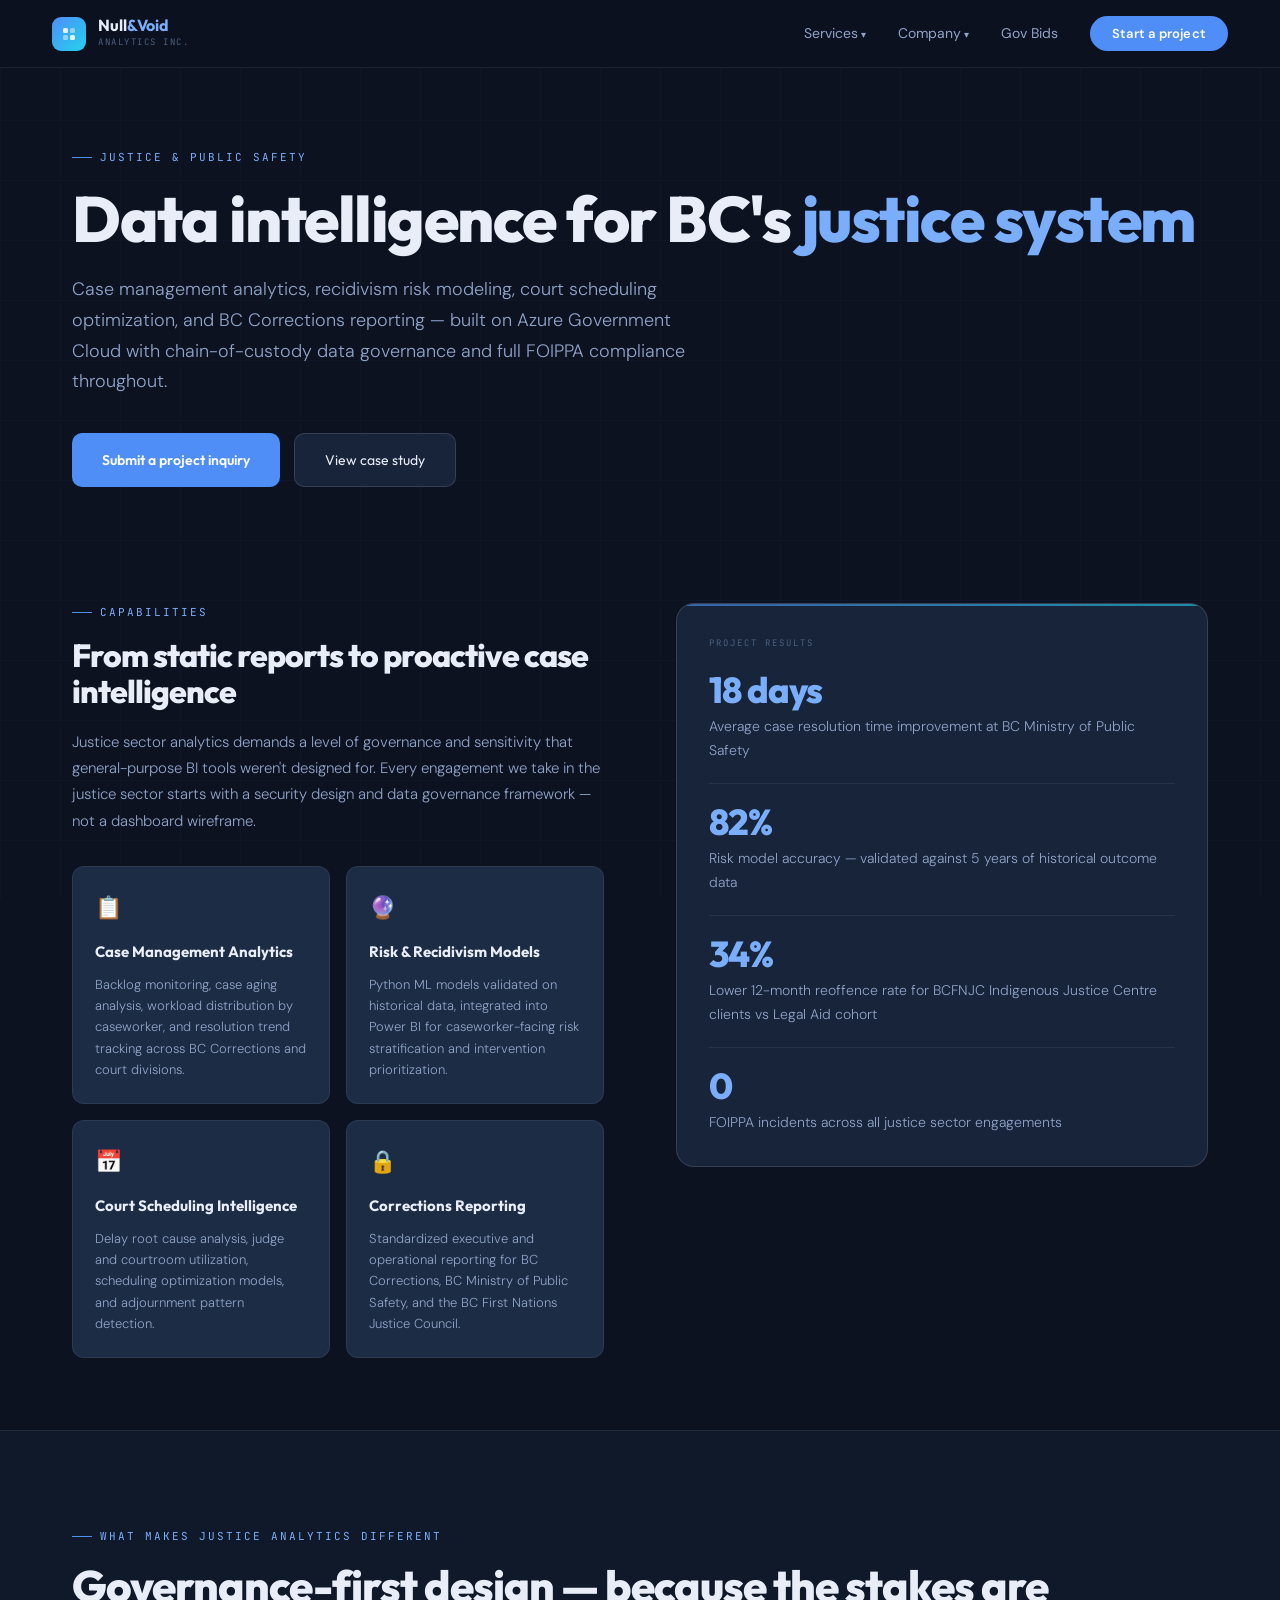
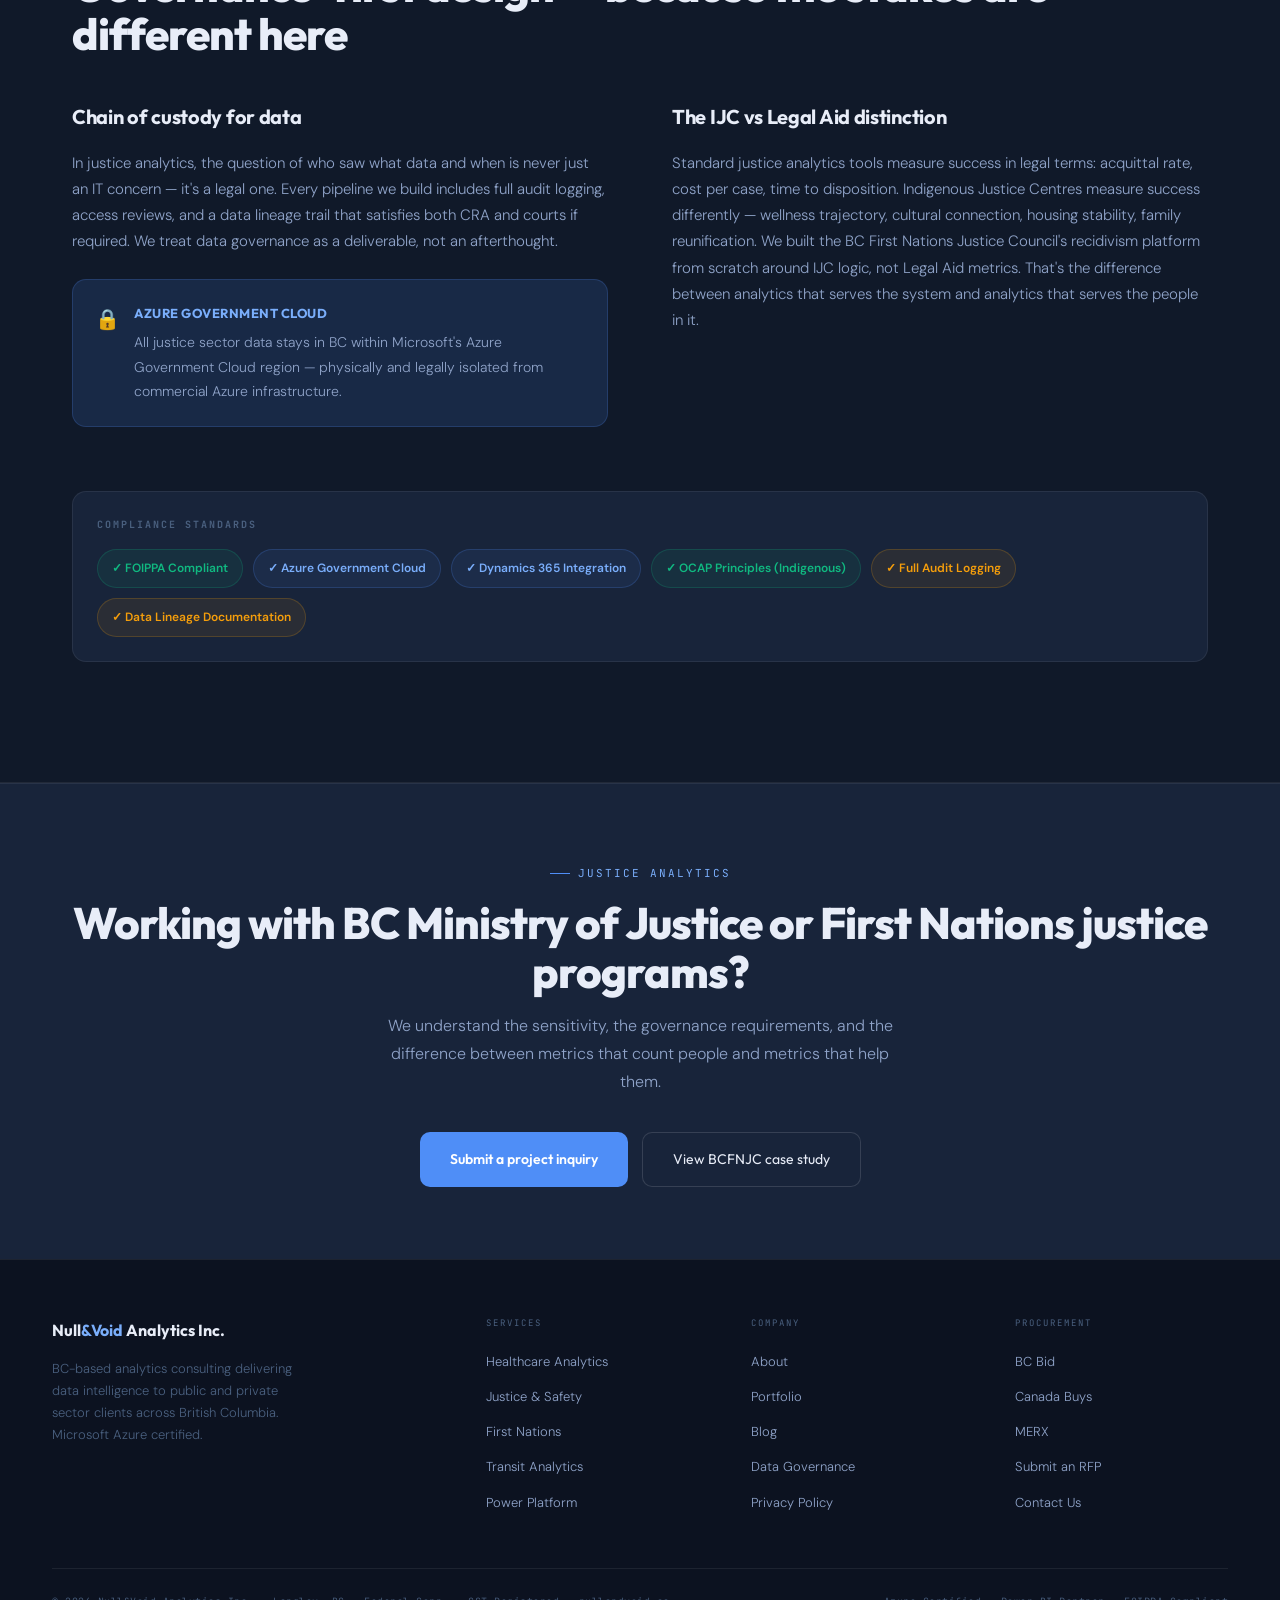
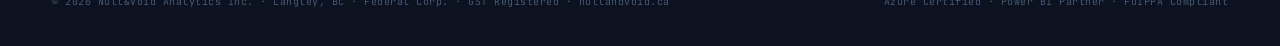
<file: justice.html>
<!DOCTYPE html>
<html lang="en">
<head>
<meta charset="UTF-8">
<meta name="viewport" content="width=device-width, initial-scale=1.0">
<meta name="description" content="Case management analytics, recidivism risk models, and BC Corrections reporting on Azure Government Cloud.">
<title>Justice & Safety Analytics | Null&amp;Void Analytics Inc.</title>
<link rel="preconnect" href="https://fonts.googleapis.com"><link href="https://fonts.googleapis.com/css2?family=Outfit:wght@300;400;500;600;700;800;900&family=DM+Sans:wght@300;400;500&family=JetBrains+Mono:wght@400;500&display=swap" rel="stylesheet">
<style>

*,*::before,*::after{box-sizing:border-box;margin:0;padding:0;}
:root{
  --navy:#0c1220;--navy2:#101929;--navy3:#141f32;
  --card:#18243a;--card2:#1d2c45;
  --border:rgba(255,255,255,0.07);--border2:rgba(255,255,255,0.13);
  --blue:#4f8ef7;--blue-light:#7aaefb;--blue-glow:rgba(79,142,247,0.14);
  --cyan:#22d3ee;--emerald:#10b981;--amber:#f59e0b;--red:#f87171;--purple:#a78bfa;
  --text:#e8edf8;--text2:#8fa3c8;--text3:#4a607f;
  --mono:'JetBrains Mono',monospace;
  --display:'Outfit',sans-serif;
  --body:'DM Sans',sans-serif;
}
html{scroll-behavior:smooth;}
body{background:var(--navy);color:var(--text);font-family:var(--body);font-size:15px;line-height:1.75;overflow-x:hidden;}
body::before{content:'';position:fixed;inset:0;background-image:linear-gradient(rgba(79,142,247,0.03) 1px,transparent 1px),linear-gradient(90deg,rgba(79,142,247,0.03) 1px,transparent 1px);background-size:60px 60px;pointer-events:none;z-index:0;}

/* NAV */
nav{position:fixed;top:0;left:0;right:0;z-index:200;height:68px;display:flex;align-items:center;padding:0 52px;justify-content:space-between;background:rgba(12,18,32,0.92);backdrop-filter:blur(24px);border-bottom:1px solid var(--border);}
.logo{display:flex;align-items:center;gap:12px;text-decoration:none;}
.logo-icon{width:34px;height:34px;border-radius:9px;background:linear-gradient(135deg,var(--blue),var(--cyan));display:grid;place-items:center;flex-shrink:0;}
.logo-name{font-family:var(--display);font-size:16px;font-weight:700;color:var(--text);line-height:1;}
.logo-name span{color:var(--blue-light);}
.logo-sub{font-family:var(--mono);font-size:9px;color:var(--text3);letter-spacing:1.5px;text-transform:uppercase;margin-top:2px;}
nav ul{list-style:none;display:flex;align-items:center;gap:32px;}
nav ul a{color:var(--text2);text-decoration:none;font-size:14px;font-weight:400;transition:color 0.2s;}
nav ul a:hover{color:var(--text);}
.nav-dropdown{position:relative;}
.nav-dropdown > a::after{content:' ▾';font-size:10px;}
.nav-dropdown-menu{display:none;position:absolute;top:100%;left:0;background:var(--card);border:1px solid var(--border2);border-radius:12px;padding:8px;min-width:220px;margin-top:8px;box-shadow:0 20px 60px rgba(0,0,0,0.4);}
.nav-dropdown:hover .nav-dropdown-menu{display:flex;flex-direction:column;gap:2px;}
.nav-dropdown-menu a{display:block;padding:9px 14px;color:var(--text2);text-decoration:none;font-size:13px;border-radius:8px;transition:all 0.15s;white-space:nowrap;}
.nav-dropdown-menu a:hover{background:var(--blue-glow);color:var(--blue-light);}
.nav-pill{background:var(--blue)!important;color:#fff!important;padding:9px 22px;border-radius:100px;font-weight:600!important;font-size:13px!important;transition:all 0.2s!important;letter-spacing:0.2px;}
.nav-pill:hover{transform:translateY(-1px);box-shadow:0 6px 24px rgba(79,142,247,0.4)!important;}

/* FOOTER */
footer{background:var(--navy);border-top:1px solid var(--border);padding:56px 52px 36px;position:relative;z-index:1;}
.footer-inner{max-width:1240px;margin:0 auto;}
.footer-grid{display:grid;grid-template-columns:1.8fr 1fr 1fr 1fr;gap:52px;margin-bottom:44px;}
.footer-logo-name{font-family:var(--display);font-size:16px;font-weight:700;color:var(--text);}
.footer-logo-name span{color:var(--blue-light);}
.footer-brand p{color:var(--text3);font-size:13px;line-height:1.7;font-weight:300;margin-top:14px;max-width:240px;}
.footer-col h5{font-family:var(--mono);font-size:9px;font-weight:400;letter-spacing:2px;text-transform:uppercase;color:var(--text3);margin-bottom:16px;}
.footer-col ul{list-style:none;}
.footer-col ul li{margin-bottom:9px;}
.footer-col ul li a{color:var(--text2);text-decoration:none;font-size:13px;font-weight:300;transition:color 0.2s;}
.footer-col ul li a:hover{color:var(--text);}
.footer-bottom{display:flex;justify-content:space-between;align-items:center;padding-top:24px;border-top:1px solid var(--border);font-size:12px;color:var(--text3);font-weight:300;}
.footer-bottom span{font-family:var(--mono);font-size:10px;letter-spacing:0.5px;}

/* COMMON COMPONENTS */
.section-wrap{max-width:1240px;margin:0 auto;padding:88px 52px;}
.page-hero{padding:140px 52px 72px;max-width:1240px;margin:0 auto;position:relative;z-index:1;}
.ph-kicker{display:inline-flex;align-items:center;gap:8px;font-family:var(--mono);font-size:11px;color:var(--blue-light);letter-spacing:2px;text-transform:uppercase;margin-bottom:18px;}
.ph-kicker::before{content:'';width:20px;height:1px;background:var(--blue);}
h1{font-family:var(--display);font-size:clamp(38px,5vw,64px);font-weight:800;line-height:1.05;letter-spacing:-1.5px;margin-bottom:22px;color:var(--text);}
h1 em{font-style:normal;color:var(--blue-light);}
h2{font-family:var(--display);font-size:clamp(28px,3.5vw,44px);font-weight:800;letter-spacing:-1px;line-height:1.1;color:var(--text);}
h3{font-family:var(--display);font-size:20px;font-weight:700;letter-spacing:-0.3px;color:var(--text);}
h4{font-family:var(--display);font-size:15px;font-weight:700;color:var(--text);}
p{color:var(--text2);line-height:1.75;font-weight:300;}
.lead{font-size:18px;color:var(--text2);line-height:1.7;font-weight:300;max-width:620px;}
.sec-kicker{display:inline-flex;align-items:center;gap:8px;font-family:var(--mono);font-size:11px;color:var(--blue-light);letter-spacing:2px;text-transform:uppercase;margin-bottom:16px;}
.sec-kicker::before{content:'';width:20px;height:1px;background:var(--blue);}
.card{background:var(--card);border:1px solid var(--border);border-radius:18px;padding:32px;transition:all 0.25s;}
.card:hover{border-color:var(--border2);transform:translateY(-3px);box-shadow:0 16px 48px rgba(0,0,0,0.25);}
.card h3{margin-bottom:12px;}
.card p{font-size:14px;margin-bottom:0;}
.card-grid-3{display:grid;grid-template-columns:repeat(3,1fr);gap:18px;}
.card-grid-2{display:grid;grid-template-columns:repeat(2,1fr);gap:18px;}
.tag-row{display:flex;flex-wrap:wrap;gap:7px;margin-top:18px;}
.tag{font-family:var(--mono);font-size:10px;padding:4px 11px;border-radius:7px;border:1px solid var(--border2);color:var(--text3);}
.tag.blue{border-color:rgba(79,142,247,0.3);color:var(--blue-light);background:rgba(79,142,247,0.06);}
.tag.cyan{border-color:rgba(34,211,238,0.3);color:var(--cyan);background:rgba(34,211,238,0.06);}
.tag.green{border-color:rgba(16,185,129,0.3);color:var(--emerald);background:rgba(16,185,129,0.06);}
.tag.amber{border-color:rgba(245,158,11,0.3);color:var(--amber);background:rgba(245,158,11,0.06);}
.btn-pri{background:var(--blue);color:#fff;padding:14px 30px;border-radius:10px;font-weight:600;font-size:14px;text-decoration:none;display:inline-flex;align-items:center;gap:9px;transition:all 0.22s;font-family:var(--display);border:none;cursor:pointer;}
.btn-pri:hover{transform:translateY(-2px);box-shadow:0 8px 32px rgba(79,142,247,0.38);}
.btn-sec{background:var(--card);color:var(--text);padding:14px 30px;border-radius:10px;font-weight:400;font-size:14px;text-decoration:none;display:inline-flex;align-items:center;gap:9px;border:1px solid var(--border2);transition:all 0.22s;font-family:var(--display);}
.btn-sec:hover{background:var(--card2);border-color:rgba(255,255,255,0.2);transform:translateY(-2px);}
.callout{border-radius:14px;padding:22px;margin:24px 0;display:flex;gap:14px;align-items:flex-start;}
.callout.blue{background:var(--blue-glow);border:1px solid rgba(79,142,247,0.2);}
.callout.green{background:rgba(16,185,129,0.07);border:1px solid rgba(16,185,129,0.2);}
.callout.amber{background:rgba(245,158,11,0.07);border:1px solid rgba(245,158,11,0.2);}
.callout-icon{font-size:20px;flex-shrink:0;}
.callout h4{font-size:13px;text-transform:uppercase;letter-spacing:0.5px;margin-bottom:6px;}
.callout.blue h4{color:var(--blue-light);}
.callout.green h4{color:var(--emerald);}
.callout.amber h4{color:var(--amber);}
.callout p{font-size:14px;margin-bottom:0;}
.stat-grid{display:grid;grid-template-columns:repeat(4,1fr);gap:18px;margin:40px 0;}
.stat-card{background:var(--card);border:1px solid var(--border);border-radius:14px;padding:24px;text-align:center;}
.stat-num{font-family:var(--display);font-size:36px;font-weight:800;letter-spacing:-1px;color:var(--blue-light);line-height:1;margin-bottom:8px;}
.stat-label{font-size:13px;color:var(--text3);}
.divider{height:1px;background:var(--border);margin:56px 0;}
.cta-band{background:var(--card);border-top:1px solid var(--border);padding:72px 52px;text-align:center;position:relative;z-index:1;}
.cta-band h2{margin-bottom:16px;}
.cta-band p{max-width:520px;margin:0 auto 36px;font-size:16px;}
.cta-buttons{display:flex;gap:14px;justify-content:center;flex-wrap:wrap;}
.reveal{opacity:0;transform:translateY(20px);transition:opacity 0.6s ease,transform 0.6s ease;}
.reveal.in{opacity:1;transform:none;}
.two-col{display:grid;grid-template-columns:1fr 1fr;gap:64px;align-items:start;}
.process-steps{display:flex;flex-direction:column;gap:0;border-left:2px solid var(--border);padding-left:0;margin:32px 0;}
.step{display:flex;gap:24px;padding:0 0 32px 32px;position:relative;}
.step:last-child{padding-bottom:0;}
.step::before{content:'';position:absolute;left:-7px;top:4px;width:12px;height:12px;border-radius:50%;background:var(--blue);border:2px solid var(--navy);}
.step-num{font-family:var(--mono);font-size:9px;color:var(--text3);letter-spacing:2px;text-transform:uppercase;margin-bottom:6px;display:block;}
.step h4{margin-bottom:8px;}
.step p{font-size:14px;}
@media(max-width:1024px){.footer-grid{grid-template-columns:1fr 1fr;gap:36px;}.card-grid-3{grid-template-columns:repeat(2,1fr);}.stat-grid{grid-template-columns:repeat(2,1fr);}.two-col{grid-template-columns:1fr;gap:40px;}}
@media(max-width:768px){nav{padding:0 20px;}nav ul{display:none;}.page-hero,.section-wrap{padding-left:20px;padding-right:20px;}.card-grid-3,.card-grid-2{grid-template-columns:1fr;}footer{padding:40px 20px 24px;}.footer-grid{grid-template-columns:1fr;gap:28px;}.cta-band{padding:52px 20px;}}


.page-hero{padding:140px 52px 72px;max-width:1240px;margin:0 auto;position:relative;z-index:1;}
.hero-two{display:grid;grid-template-columns:1fr 1fr;gap:72px;align-items:start;margin-top:60px;}
.proof-box{background:var(--card);border:1px solid var(--border2);border-radius:18px;padding:32px;position:relative;overflow:hidden;}
.proof-box::before{content:'';position:absolute;top:0;left:0;right:0;height:2px;background:linear-gradient(90deg,var(--blue),var(--cyan));opacity:0.6;}
.proof-stat{margin-bottom:20px;padding-bottom:20px;border-bottom:1px solid var(--border);}
.proof-stat:last-child{margin-bottom:0;padding-bottom:0;border-bottom:none;}
.proof-num{font-family:var(--display);font-size:36px;font-weight:800;letter-spacing:-1px;color:var(--blue-light);line-height:1;margin-bottom:6px;}
.proof-label{font-size:14px;color:var(--text2);font-weight:300;}
.proof-source{font-family:var(--mono);font-size:10px;color:var(--text3);letter-spacing:1px;margin-top:4px;}
.approach-grid{display:grid;grid-template-columns:1fr 1fr;gap:16px;}
.approach-card{background:var(--card2);border:1px solid var(--border);border-radius:12px;padding:22px;}
.approach-icon{font-size:22px;margin-bottom:12px;display:block;}
.approach-card h4{margin-bottom:8px;}
.approach-card p{font-size:13px;line-height:1.65;}
.compliance-strip{background:var(--card);border:1px solid var(--border);border-radius:14px;padding:24px;margin:32px 0;}
.compliance-strip h4{font-family:var(--mono);font-size:10px;letter-spacing:2px;text-transform:uppercase;color:var(--text3);margin-bottom:16px;}
.compliance-badges{display:flex;flex-wrap:wrap;gap:10px;}
.cbadge{display:inline-flex;align-items:center;gap:7px;padding:8px 14px;border-radius:100px;font-size:12px;font-weight:600;border:1px solid;}
.cbadge.g{background:rgba(16,185,129,0.08);border-color:rgba(16,185,129,0.2);color:var(--emerald);}
.cbadge.b{background:rgba(79,142,247,0.08);border-color:rgba(79,142,247,0.2);color:var(--blue-light);}
.cbadge.a{background:rgba(245,158,11,0.08);border-color:rgba(245,158,11,0.2);color:var(--amber);}
@media(max-width:1024px){.hero-two{grid-template-columns:1fr;gap:40px;}.approach-grid{grid-template-columns:1fr;}}
@media(max-width:768px){.page-hero{padding:110px 20px 52px;}}

</style>
</head>
<body>
<nav>
  <a href="index.html" class="logo">
    <div class="logo-icon"><svg width="16" height="16" viewBox="0 0 16 16" fill="none"><rect x="2" y="2" width="5" height="5" rx="1.5" fill="rgba(255,255,255,0.85)"/><rect x="9" y="2" width="5" height="5" rx="1.5" fill="rgba(255,255,255,0.45)"/><rect x="2" y="9" width="5" height="5" rx="1.5" fill="rgba(255,255,255,0.45)"/><rect x="9" y="9" width="5" height="5" rx="1.5" fill="rgba(255,255,255,0.85)"/></svg></div>
    <div><div class="logo-name">Null<span>&amp;Void</span></div><div class="logo-sub">Analytics Inc.</div></div>
  </a>
  <ul>
    <li class="nav-dropdown"><a href="index.html#services">Services</a>
      <div class="nav-dropdown-menu">
        <a href="healthcare.html">🏥 Healthcare Analytics</a>
        <a href="justice.html">⚖️ Justice &amp; Safety</a>
        <a href="first-nations.html">🦅 First Nations</a>
        <a href="transit.html">🚇 Transit Analytics</a>
        <a href="power-platform.html">⚡ Power Platform</a>
      </div>
    </li>
    <li class="nav-dropdown"><a href="about.html">Company</a>
      <div class="nav-dropdown-menu">
        <a href="about.html">About Us</a>
        <a href="portfolio.html">Portfolio</a>
        <a href="blog.html">Blog</a>
        <a href="data-governance.html">Data Governance</a>
        <a href="privacy-policy.html">Privacy Policy</a>
      </div>
    </li>
    <li><a href="index.html#government">Gov Bids</a></li>
    <li><a href="mailto:hello@nullandvoid.ca" class="nav-pill">Start a project</a></li>
  </ul>
</nav>

<div class="page-hero">
  <div class="ph-kicker">Justice &amp; Public Safety</div>
  <h1>Data intelligence for BC's <em>justice system</em></h1>
  <p class="lead">Case management analytics, recidivism risk modeling, court scheduling optimization, and BC Corrections reporting — built on Azure Government Cloud with chain-of-custody data governance and full FOIPPA compliance throughout.</p>
  <div style="display:flex;gap:14px;margin-top:36px;flex-wrap:wrap;">
    <a href="mailto:rfp@nullandvoid.ca" class="btn-pri">Submit a project inquiry</a>
    <a href="portfolio.html#justice" class="btn-sec">View case study</a>
  </div>
  <div class="hero-two">
    <div>
      <div class="sec-kicker" style="margin-top:56px;">Capabilities</div>
      <h2 style="font-size:clamp(22px,3vw,32px);margin-bottom:20px;">From static reports to proactive case intelligence</h2>
      <p>Justice sector analytics demands a level of governance and sensitivity that general-purpose BI tools weren't designed for. Every engagement we take in the justice sector starts with a security design and data governance framework — not a dashboard wireframe.</p>
      <div class="approach-grid" style="margin-top:32px;">
        <div class="approach-card"><span class="approach-icon">📋</span><h4>Case Management Analytics</h4><p>Backlog monitoring, case aging analysis, workload distribution by caseworker, and resolution trend tracking across BC Corrections and court divisions.</p></div>
        <div class="approach-card"><span class="approach-icon">🔮</span><h4>Risk &amp; Recidivism Models</h4><p>Python ML models validated on historical data, integrated into Power BI for caseworker-facing risk stratification and intervention prioritization.</p></div>
        <div class="approach-card"><span class="approach-icon">📅</span><h4>Court Scheduling Intelligence</h4><p>Delay root cause analysis, judge and courtroom utilization, scheduling optimization models, and adjournment pattern detection.</p></div>
        <div class="approach-card"><span class="approach-icon">🔒</span><h4>Corrections Reporting</h4><p>Standardized executive and operational reporting for BC Corrections, BC Ministry of Public Safety, and the BC First Nations Justice Council.</p></div>
      </div>
    </div>
    <div>
      <div class="proof-box" style="margin-top:56px;">
        <div style="font-family:var(--mono);font-size:9px;color:var(--text3);letter-spacing:2px;text-transform:uppercase;margin-bottom:20px;">Project results</div>
        <div class="proof-stat"><div class="proof-num">18 days</div><div class="proof-label">Average case resolution time improvement at BC Ministry of Public Safety</div></div>
        <div class="proof-stat"><div class="proof-num">82%</div><div class="proof-label">Risk model accuracy — validated against 5 years of historical outcome data</div></div>
        <div class="proof-stat"><div class="proof-num">34%</div><div class="proof-label">Lower 12-month reoffence rate for BCFNJC Indigenous Justice Centre clients vs Legal Aid cohort</div></div>
        <div class="proof-stat"><div class="proof-num">0</div><div class="proof-label">FOIPPA incidents across all justice sector engagements</div></div>
      </div>
    </div>
  </div>
</div>

<section style="background:var(--navy2);border-top:1px solid var(--border);border-bottom:1px solid var(--border);">
<div class="section-wrap">
  <div class="reveal"><div class="sec-kicker">What makes justice analytics different</div><h2>Governance-first design — because the stakes are different here</h2></div>
  <div class="two-col" style="margin-top:40px;">
    <div class="reveal">
      <h3 style="margin-bottom:16px;">Chain of custody for data</h3>
      <p>In justice analytics, the question of who saw what data and when is never just an IT concern — it's a legal one. Every pipeline we build includes full audit logging, access reviews, and a data lineage trail that satisfies both CRA and courts if required. We treat data governance as a deliverable, not an afterthought.</p>
      <div class="callout blue" style="margin-top:24px;"><div class="callout-icon">🔒</div><div><h4>Azure Government Cloud</h4><p>All justice sector data stays in BC within Microsoft's Azure Government Cloud region — physically and legally isolated from commercial Azure infrastructure.</p></div></div>
    </div>
    <div class="reveal">
      <h3 style="margin-bottom:16px;">The IJC vs Legal Aid distinction</h3>
      <p>Standard justice analytics tools measure success in legal terms: acquittal rate, cost per case, time to disposition. Indigenous Justice Centres measure success differently — wellness trajectory, cultural connection, housing stability, family reunification. We built the BC First Nations Justice Council's recidivism platform from scratch around IJC logic, not Legal Aid metrics. That's the difference between analytics that serves the system and analytics that serves the people in it.</p>
    </div>
  </div>
  <div class="compliance-strip reveal" style="margin-top:40px;">
    <h4>Compliance Standards</h4>
    <div class="compliance-badges">
      <div class="cbadge g">✓ FOIPPA Compliant</div>
      <div class="cbadge b">✓ Azure Government Cloud</div>
      <div class="cbadge b">✓ Dynamics 365 Integration</div>
      <div class="cbadge g">✓ OCAP Principles (Indigenous)</div>
      <div class="cbadge a">✓ Full Audit Logging</div>
      <div class="cbadge a">✓ Data Lineage Documentation</div>
    </div>
  </div>
</div>
</section>

<section class="cta-band reveal">
  <div class="sec-kicker" style="justify-content:center;">Justice analytics</div>
  <h2>Working with BC Ministry of Justice or First Nations justice programs?</h2>
  <p>We understand the sensitivity, the governance requirements, and the difference between metrics that count people and metrics that help them.</p>
  <div class="cta-buttons">
    <a href="mailto:rfp@nullandvoid.ca" class="btn-pri">Submit a project inquiry</a>
    <a href="portfolio.html" class="btn-sec">View BCFNJC case study</a>
  </div>
</section>

<footer>
<div class="footer-inner">
  <div class="footer-grid">
    <div class="footer-brand">
      <div class="footer-logo-name">Null<span>&amp;Void</span> Analytics Inc.</div>
      <p>BC-based analytics consulting delivering data intelligence to public and private sector clients across British Columbia. Microsoft Azure certified.</p>
    </div>
    <div class="footer-col"><h5>Services</h5><ul>
      <li><a href="healthcare.html">Healthcare Analytics</a></li>
      <li><a href="justice.html">Justice &amp; Safety</a></li>
      <li><a href="first-nations.html">First Nations</a></li>
      <li><a href="transit.html">Transit Analytics</a></li>
      <li><a href="power-platform.html">Power Platform</a></li>
    </ul></div>
    <div class="footer-col"><h5>Company</h5><ul>
      <li><a href="about.html">About</a></li>
      <li><a href="portfolio.html">Portfolio</a></li>
      <li><a href="blog.html">Blog</a></li>
      <li><a href="data-governance.html">Data Governance</a></li>
      <li><a href="privacy-policy.html">Privacy Policy</a></li>
    </ul></div>
    <div class="footer-col"><h5>Procurement</h5><ul>
      <li><a href="https://bcbid.gov.bc.ca" target="_blank">BC Bid</a></li>
      <li><a href="https://canadabuys.canada.ca" target="_blank">Canada Buys</a></li>
      <li><a href="https://merx.com" target="_blank">MERX</a></li>
      <li><a href="mailto:rfp@nullandvoid.ca">Submit an RFP</a></li>
      <li><a href="mailto:hello@nullandvoid.ca">Contact Us</a></li>
    </ul></div>
  </div>
  <div class="footer-bottom">
    <span>© 2026 Null&amp;Void Analytics Inc. · Langley, BC · Federal Corp. · GST Registered · nullandvoid.ca</span>
    <span>Azure Certified · Power BI Partner · FOIPPA Compliant</span>
  </div>
</div>
</footer>
<script>
var obs=new IntersectionObserver(function(e){e.forEach(function(e){if(e.isIntersecting)e.target.classList.add('in')})},{threshold:0.08});
document.querySelectorAll('.reveal').forEach(function(el){obs.observe(el);});
</script>
</body>
</html>
</file>
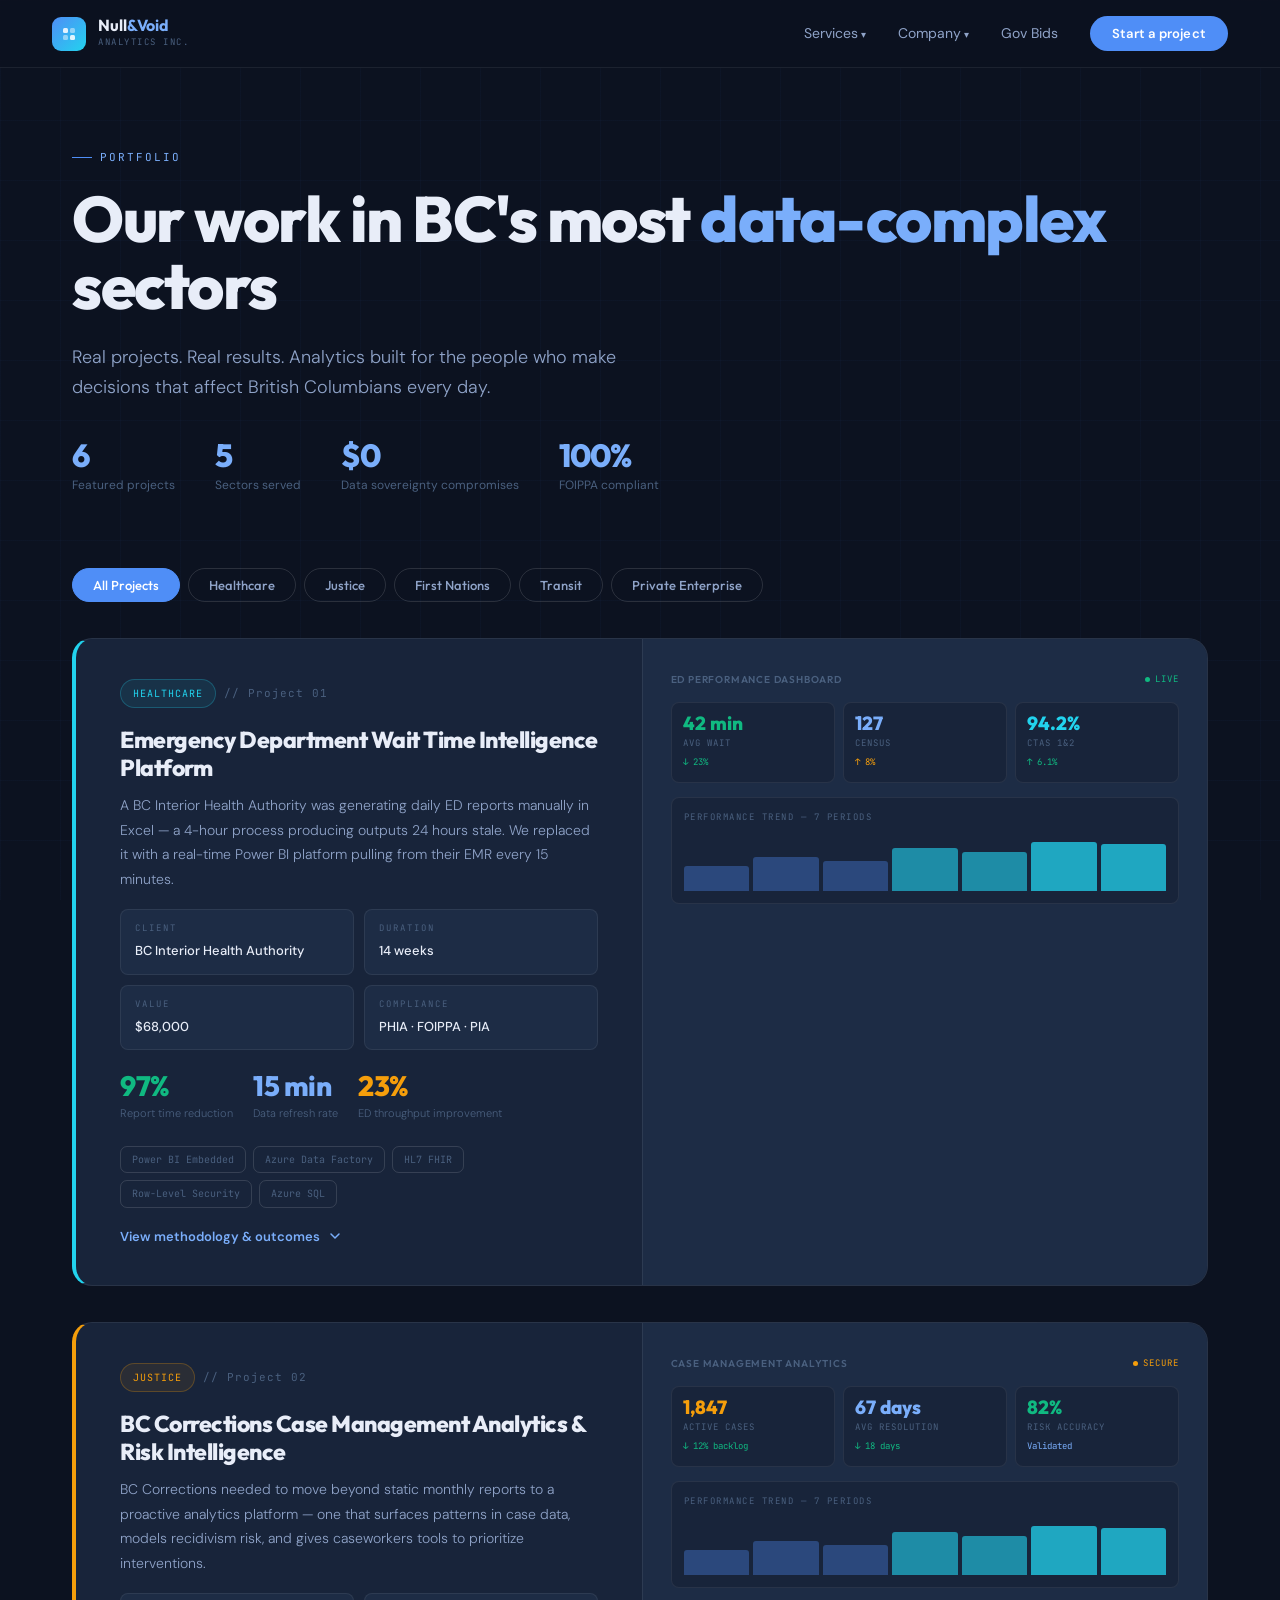
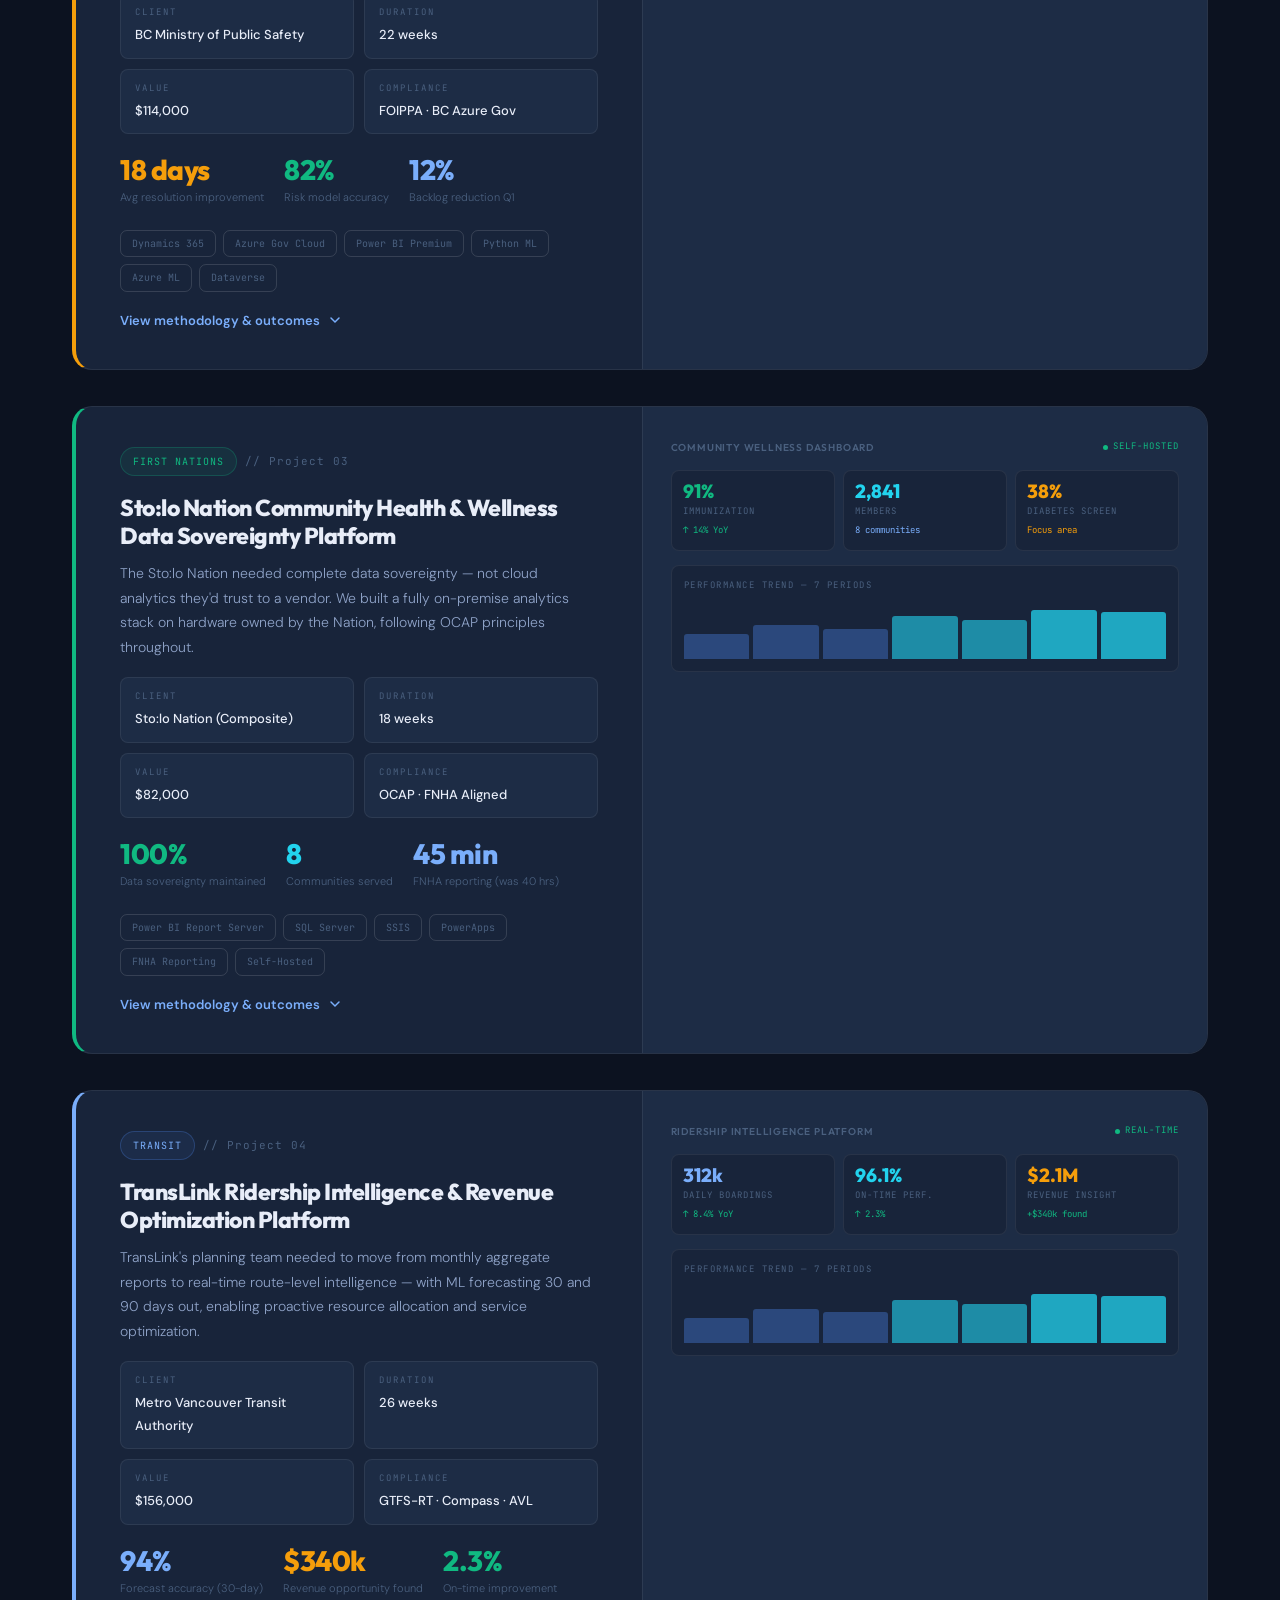
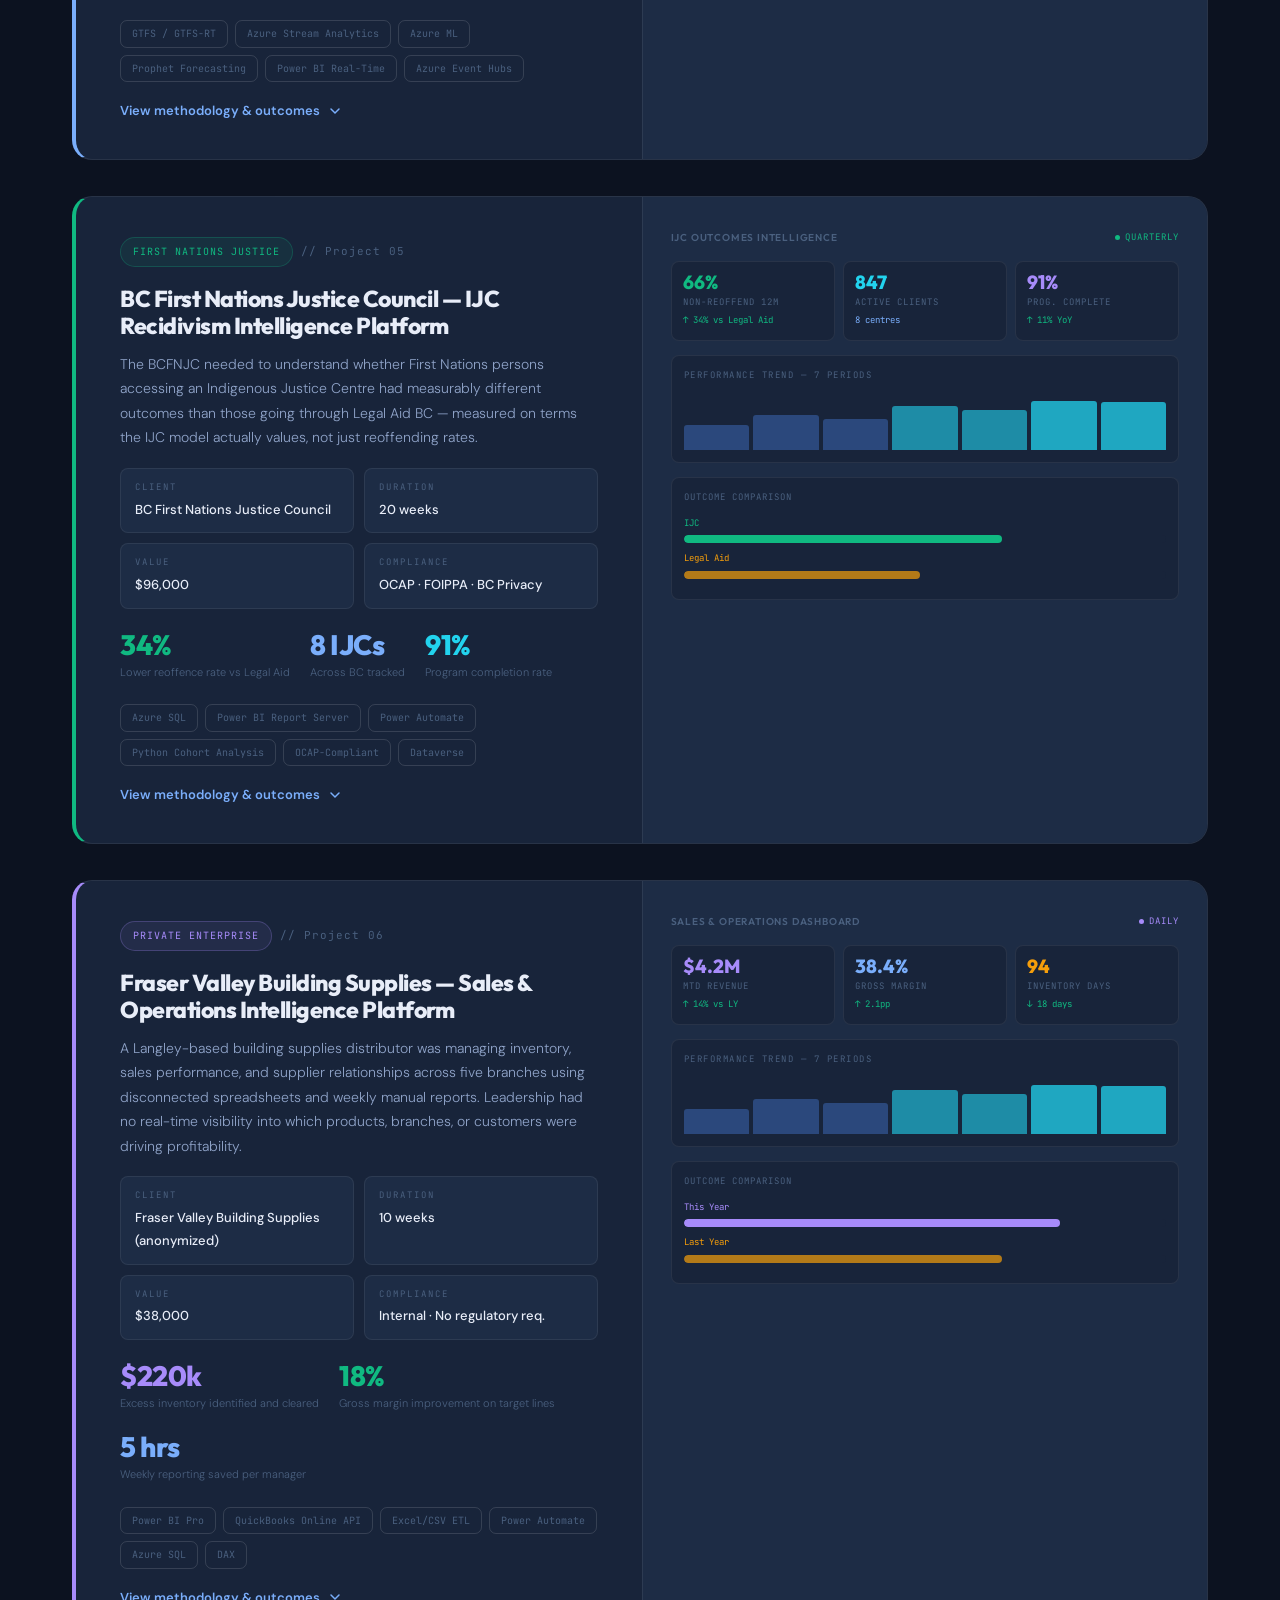
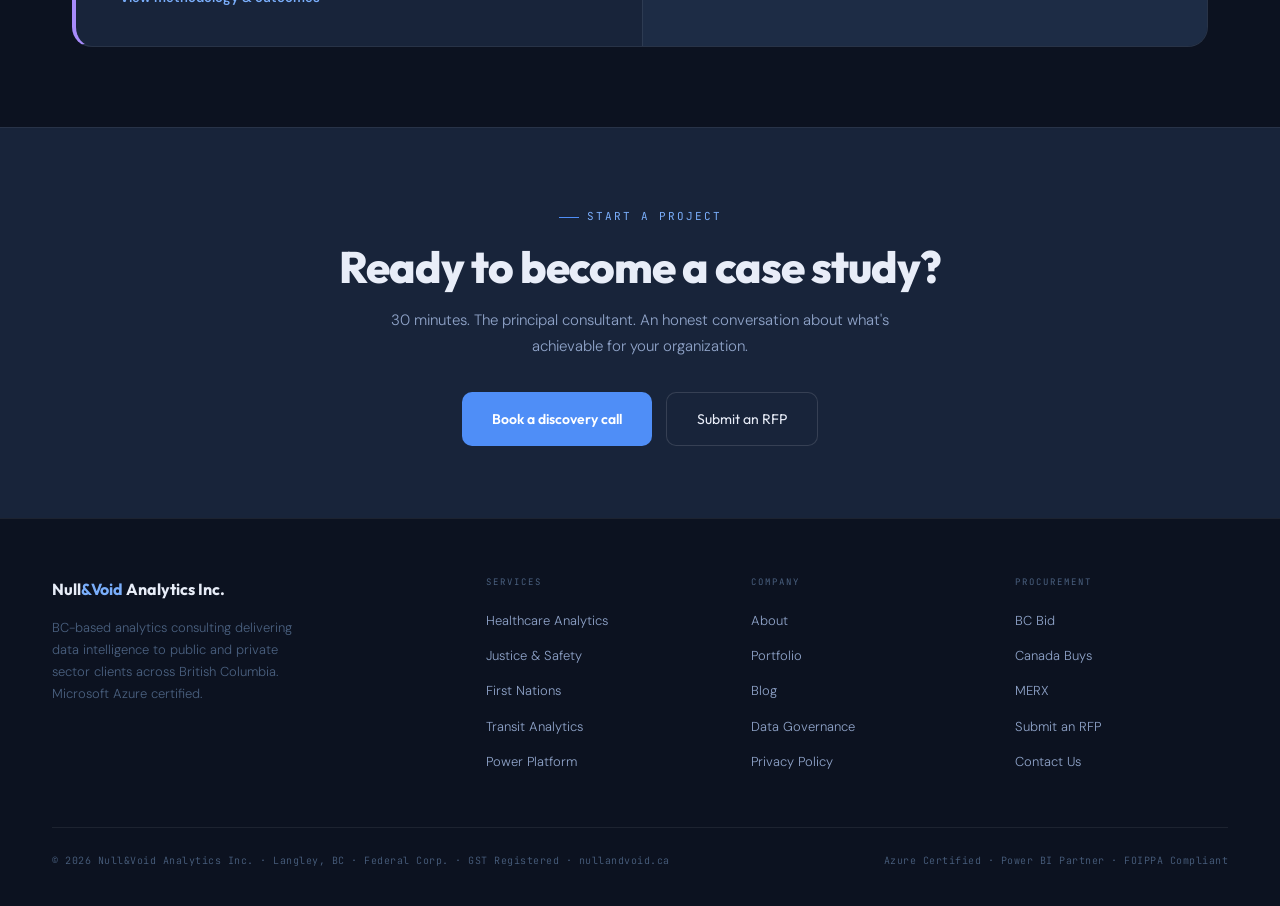
<file: portfolio.html>
<!DOCTYPE html>
<html lang="en">
<head>
<meta charset="UTF-8">
<meta name="viewport" content="width=device-width, initial-scale=1.0">
<meta name="description" content="Analytics case studies across BC healthcare, justice, First Nations, transit, and private enterprise.">
<title>Portfolio | Null&amp;Void Analytics Inc.</title>
<link rel="preconnect" href="https://fonts.googleapis.com"><link href="https://fonts.googleapis.com/css2?family=Outfit:wght@300;400;500;600;700;800;900&family=DM+Sans:wght@300;400;500&family=JetBrains+Mono:wght@400;500&display=swap" rel="stylesheet">
<style>

*,*::before,*::after{box-sizing:border-box;margin:0;padding:0;}
:root{
  --navy:#0c1220;--navy2:#101929;--navy3:#141f32;
  --card:#18243a;--card2:#1d2c45;
  --border:rgba(255,255,255,0.07);--border2:rgba(255,255,255,0.13);
  --blue:#4f8ef7;--blue-light:#7aaefb;--blue-glow:rgba(79,142,247,0.14);
  --cyan:#22d3ee;--emerald:#10b981;--amber:#f59e0b;--red:#f87171;--purple:#a78bfa;
  --text:#e8edf8;--text2:#8fa3c8;--text3:#4a607f;
  --mono:'JetBrains Mono',monospace;
  --display:'Outfit',sans-serif;
  --body:'DM Sans',sans-serif;
}
html{scroll-behavior:smooth;}
body{background:var(--navy);color:var(--text);font-family:var(--body);font-size:15px;line-height:1.75;overflow-x:hidden;}
body::before{content:'';position:fixed;inset:0;background-image:linear-gradient(rgba(79,142,247,0.03) 1px,transparent 1px),linear-gradient(90deg,rgba(79,142,247,0.03) 1px,transparent 1px);background-size:60px 60px;pointer-events:none;z-index:0;}

/* NAV */
nav{position:fixed;top:0;left:0;right:0;z-index:200;height:68px;display:flex;align-items:center;padding:0 52px;justify-content:space-between;background:rgba(12,18,32,0.92);backdrop-filter:blur(24px);border-bottom:1px solid var(--border);}
.logo{display:flex;align-items:center;gap:12px;text-decoration:none;}
.logo-icon{width:34px;height:34px;border-radius:9px;background:linear-gradient(135deg,var(--blue),var(--cyan));display:grid;place-items:center;flex-shrink:0;}
.logo-name{font-family:var(--display);font-size:16px;font-weight:700;color:var(--text);line-height:1;}
.logo-name span{color:var(--blue-light);}
.logo-sub{font-family:var(--mono);font-size:9px;color:var(--text3);letter-spacing:1.5px;text-transform:uppercase;margin-top:2px;}
nav ul{list-style:none;display:flex;align-items:center;gap:32px;}
nav ul a{color:var(--text2);text-decoration:none;font-size:14px;font-weight:400;transition:color 0.2s;}
nav ul a:hover{color:var(--text);}
.nav-dropdown{position:relative;}
.nav-dropdown > a::after{content:' ▾';font-size:10px;}
.nav-dropdown-menu{display:none;position:absolute;top:100%;left:0;background:var(--card);border:1px solid var(--border2);border-radius:12px;padding:8px;min-width:220px;margin-top:8px;box-shadow:0 20px 60px rgba(0,0,0,0.4);}
.nav-dropdown:hover .nav-dropdown-menu{display:flex;flex-direction:column;gap:2px;}
.nav-dropdown-menu a{display:block;padding:9px 14px;color:var(--text2);text-decoration:none;font-size:13px;border-radius:8px;transition:all 0.15s;white-space:nowrap;}
.nav-dropdown-menu a:hover{background:var(--blue-glow);color:var(--blue-light);}
.nav-pill{background:var(--blue)!important;color:#fff!important;padding:9px 22px;border-radius:100px;font-weight:600!important;font-size:13px!important;transition:all 0.2s!important;letter-spacing:0.2px;}
.nav-pill:hover{transform:translateY(-1px);box-shadow:0 6px 24px rgba(79,142,247,0.4)!important;}

/* FOOTER */
footer{background:var(--navy);border-top:1px solid var(--border);padding:56px 52px 36px;position:relative;z-index:1;}
.footer-inner{max-width:1240px;margin:0 auto;}
.footer-grid{display:grid;grid-template-columns:1.8fr 1fr 1fr 1fr;gap:52px;margin-bottom:44px;}
.footer-logo-name{font-family:var(--display);font-size:16px;font-weight:700;color:var(--text);}
.footer-logo-name span{color:var(--blue-light);}
.footer-brand p{color:var(--text3);font-size:13px;line-height:1.7;font-weight:300;margin-top:14px;max-width:240px;}
.footer-col h5{font-family:var(--mono);font-size:9px;font-weight:400;letter-spacing:2px;text-transform:uppercase;color:var(--text3);margin-bottom:16px;}
.footer-col ul{list-style:none;}
.footer-col ul li{margin-bottom:9px;}
.footer-col ul li a{color:var(--text2);text-decoration:none;font-size:13px;font-weight:300;transition:color 0.2s;}
.footer-col ul li a:hover{color:var(--text);}
.footer-bottom{display:flex;justify-content:space-between;align-items:center;padding-top:24px;border-top:1px solid var(--border);font-size:12px;color:var(--text3);font-weight:300;}
.footer-bottom span{font-family:var(--mono);font-size:10px;letter-spacing:0.5px;}

/* COMMON COMPONENTS */
.section-wrap{max-width:1240px;margin:0 auto;padding:88px 52px;}
.page-hero{padding:140px 52px 72px;max-width:1240px;margin:0 auto;position:relative;z-index:1;}
.ph-kicker{display:inline-flex;align-items:center;gap:8px;font-family:var(--mono);font-size:11px;color:var(--blue-light);letter-spacing:2px;text-transform:uppercase;margin-bottom:18px;}
.ph-kicker::before{content:'';width:20px;height:1px;background:var(--blue);}
h1{font-family:var(--display);font-size:clamp(38px,5vw,64px);font-weight:800;line-height:1.05;letter-spacing:-1.5px;margin-bottom:22px;color:var(--text);}
h1 em{font-style:normal;color:var(--blue-light);}
h2{font-family:var(--display);font-size:clamp(28px,3.5vw,44px);font-weight:800;letter-spacing:-1px;line-height:1.1;color:var(--text);}
h3{font-family:var(--display);font-size:20px;font-weight:700;letter-spacing:-0.3px;color:var(--text);}
h4{font-family:var(--display);font-size:15px;font-weight:700;color:var(--text);}
p{color:var(--text2);line-height:1.75;font-weight:300;}
.lead{font-size:18px;color:var(--text2);line-height:1.7;font-weight:300;max-width:620px;}
.sec-kicker{display:inline-flex;align-items:center;gap:8px;font-family:var(--mono);font-size:11px;color:var(--blue-light);letter-spacing:2px;text-transform:uppercase;margin-bottom:16px;}
.sec-kicker::before{content:'';width:20px;height:1px;background:var(--blue);}
.card{background:var(--card);border:1px solid var(--border);border-radius:18px;padding:32px;transition:all 0.25s;}
.card:hover{border-color:var(--border2);transform:translateY(-3px);box-shadow:0 16px 48px rgba(0,0,0,0.25);}
.card h3{margin-bottom:12px;}
.card p{font-size:14px;margin-bottom:0;}
.card-grid-3{display:grid;grid-template-columns:repeat(3,1fr);gap:18px;}
.card-grid-2{display:grid;grid-template-columns:repeat(2,1fr);gap:18px;}
.tag-row{display:flex;flex-wrap:wrap;gap:7px;margin-top:18px;}
.tag{font-family:var(--mono);font-size:10px;padding:4px 11px;border-radius:7px;border:1px solid var(--border2);color:var(--text3);}
.tag.blue{border-color:rgba(79,142,247,0.3);color:var(--blue-light);background:rgba(79,142,247,0.06);}
.tag.cyan{border-color:rgba(34,211,238,0.3);color:var(--cyan);background:rgba(34,211,238,0.06);}
.tag.green{border-color:rgba(16,185,129,0.3);color:var(--emerald);background:rgba(16,185,129,0.06);}
.tag.amber{border-color:rgba(245,158,11,0.3);color:var(--amber);background:rgba(245,158,11,0.06);}
.btn-pri{background:var(--blue);color:#fff;padding:14px 30px;border-radius:10px;font-weight:600;font-size:14px;text-decoration:none;display:inline-flex;align-items:center;gap:9px;transition:all 0.22s;font-family:var(--display);border:none;cursor:pointer;}
.btn-pri:hover{transform:translateY(-2px);box-shadow:0 8px 32px rgba(79,142,247,0.38);}
.btn-sec{background:var(--card);color:var(--text);padding:14px 30px;border-radius:10px;font-weight:400;font-size:14px;text-decoration:none;display:inline-flex;align-items:center;gap:9px;border:1px solid var(--border2);transition:all 0.22s;font-family:var(--display);}
.btn-sec:hover{background:var(--card2);border-color:rgba(255,255,255,0.2);transform:translateY(-2px);}
.callout{border-radius:14px;padding:22px;margin:24px 0;display:flex;gap:14px;align-items:flex-start;}
.callout.blue{background:var(--blue-glow);border:1px solid rgba(79,142,247,0.2);}
.callout.green{background:rgba(16,185,129,0.07);border:1px solid rgba(16,185,129,0.2);}
.callout.amber{background:rgba(245,158,11,0.07);border:1px solid rgba(245,158,11,0.2);}
.callout-icon{font-size:20px;flex-shrink:0;}
.callout h4{font-size:13px;text-transform:uppercase;letter-spacing:0.5px;margin-bottom:6px;}
.callout.blue h4{color:var(--blue-light);}
.callout.green h4{color:var(--emerald);}
.callout.amber h4{color:var(--amber);}
.callout p{font-size:14px;margin-bottom:0;}
.stat-grid{display:grid;grid-template-columns:repeat(4,1fr);gap:18px;margin:40px 0;}
.stat-card{background:var(--card);border:1px solid var(--border);border-radius:14px;padding:24px;text-align:center;}
.stat-num{font-family:var(--display);font-size:36px;font-weight:800;letter-spacing:-1px;color:var(--blue-light);line-height:1;margin-bottom:8px;}
.stat-label{font-size:13px;color:var(--text3);}
.divider{height:1px;background:var(--border);margin:56px 0;}
.cta-band{background:var(--card);border-top:1px solid var(--border);padding:72px 52px;text-align:center;position:relative;z-index:1;}
.cta-band h2{margin-bottom:16px;}
.cta-band p{max-width:520px;margin:0 auto 36px;font-size:16px;}
.cta-buttons{display:flex;gap:14px;justify-content:center;flex-wrap:wrap;}
.reveal{opacity:0;transform:translateY(20px);transition:opacity 0.6s ease,transform 0.6s ease;}
.reveal.in{opacity:1;transform:none;}
.two-col{display:grid;grid-template-columns:1fr 1fr;gap:64px;align-items:start;}
.process-steps{display:flex;flex-direction:column;gap:0;border-left:2px solid var(--border);padding-left:0;margin:32px 0;}
.step{display:flex;gap:24px;padding:0 0 32px 32px;position:relative;}
.step:last-child{padding-bottom:0;}
.step::before{content:'';position:absolute;left:-7px;top:4px;width:12px;height:12px;border-radius:50%;background:var(--blue);border:2px solid var(--navy);}
.step-num{font-family:var(--mono);font-size:9px;color:var(--text3);letter-spacing:2px;text-transform:uppercase;margin-bottom:6px;display:block;}
.step h4{margin-bottom:8px;}
.step p{font-size:14px;}
@media(max-width:1024px){.footer-grid{grid-template-columns:1fr 1fr;gap:36px;}.card-grid-3{grid-template-columns:repeat(2,1fr);}.stat-grid{grid-template-columns:repeat(2,1fr);}.two-col{grid-template-columns:1fr;gap:40px;}}
@media(max-width:768px){nav{padding:0 20px;}nav ul{display:none;}.page-hero,.section-wrap{padding-left:20px;padding-right:20px;}.card-grid-3,.card-grid-2{grid-template-columns:1fr;}footer{padding:40px 20px 24px;}.footer-grid{grid-template-columns:1fr;gap:28px;}.cta-band{padding:52px 20px;}}


.page-hero{padding:140px 52px 72px;max-width:1240px;margin:0 auto;position:relative;z-index:1;}
.ph-stats{display:flex;gap:40px;margin-top:36px;flex-wrap:wrap;}
.ph-stat-val{font-family:var(--display);font-size:32px;font-weight:800;color:var(--blue-light);letter-spacing:-1px;line-height:1;}
.ph-stat-label{font-size:12px;color:var(--text3);margin-top:4px;}
.filter-bar{max-width:1240px;margin:0 auto;padding:0 52px 36px;position:relative;z-index:1;}
.filters{display:flex;gap:8px;flex-wrap:wrap;}
.filter-btn{font-family:var(--display);font-size:13px;font-weight:500;padding:8px 20px;border-radius:100px;border:1px solid var(--border2);background:transparent;color:var(--text2);cursor:pointer;transition:all 0.2s;}
.filter-btn:hover{border-color:rgba(79,142,247,0.4);color:var(--text);}
.filter-btn.active{background:var(--blue);border-color:var(--blue);color:#fff;}
.projects{max-width:1240px;margin:0 auto;padding:0 52px 80px;display:flex;flex-direction:column;gap:36px;position:relative;z-index:1;}
.project-card{background:var(--card);border:1px solid var(--border);border-radius:20px;overflow:hidden;transition:border-color 0.25s,transform 0.25s;border-left:4px solid transparent;}
.project-card:hover{border-color:var(--border2);transform:translateY(-3px);box-shadow:0 16px 48px rgba(0,0,0,0.25);}
.pc-health{border-left-color:var(--cyan)!important;}
.pc-justice{border-left-color:var(--amber)!important;}
.pc-nations{border-left-color:var(--emerald)!important;}
.pc-transit{border-left-color:var(--blue-light)!important;}
.pc-private{border-left-color:var(--purple)!important;}
.proj-inner{display:grid;grid-template-columns:1fr 1fr;gap:0;}
.proj-content{padding:40px 44px;}
.proj-sector{display:inline-flex;align-items:center;gap:8px;margin-bottom:18px;}
.sector-badge{font-family:var(--mono);font-size:10px;letter-spacing:1px;text-transform:uppercase;padding:5px 12px;border-radius:100px;border:1px solid;}
.sb-health{background:rgba(34,211,238,0.08);border-color:rgba(34,211,238,0.25);color:var(--cyan);}
.sb-justice{background:rgba(245,158,11,0.08);border-color:rgba(245,158,11,0.25);color:var(--amber);}
.sb-nations{background:rgba(16,185,129,0.08);border-color:rgba(16,185,129,0.25);color:var(--emerald);}
.sb-transit{background:rgba(79,142,247,0.08);border-color:rgba(79,142,247,0.25);color:var(--blue-light);}
.sb-private{background:rgba(167,139,250,0.08);border-color:rgba(167,139,250,0.25);color:var(--purple);}
.proj-num{font-family:var(--mono);font-size:11px;color:var(--text3);letter-spacing:1px;}
.proj-content h2{font-family:var(--display);font-size:clamp(19px,2.2vw,23px);font-weight:800;letter-spacing:-0.5px;margin-bottom:12px;line-height:1.2;}
.proj-content > p{color:var(--text2);font-size:14px;line-height:1.75;font-weight:300;margin-bottom:18px;}
.proj-meta{display:grid;grid-template-columns:1fr 1fr;gap:10px;margin-bottom:22px;}
.pm-item{background:var(--card2);border:1px solid var(--border);border-radius:8px;padding:11px 14px;}
.pm-label{font-family:var(--mono);font-size:9px;color:var(--text3);letter-spacing:2px;text-transform:uppercase;margin-bottom:3px;}
.pm-val{font-size:13px;font-weight:500;color:var(--text);}
.results-strip{display:flex;gap:20px;flex-wrap:wrap;margin-bottom:22px;}
.result-num{font-family:var(--display);font-size:28px;font-weight:800;letter-spacing:-0.5px;line-height:1;margin-bottom:4px;}
.result-label{font-size:11px;color:var(--text3);font-weight:300;}
.r-blue{color:var(--blue-light);}
.r-em{color:var(--emerald);}
.r-am{color:var(--amber);}
.r-cy{color:var(--cyan);}
.r-pu{color:var(--purple);}
.expand-btn{display:flex;align-items:center;gap:8px;font-size:13px;color:var(--blue-light);cursor:pointer;background:none;border:none;font-family:var(--body);padding:0;transition:all 0.2s;font-weight:600;}
.expand-btn:hover{opacity:0.8;}
.expand-btn svg{transition:transform 0.25s;}
.expand-btn.open svg{transform:rotate(180deg);}
.proj-visual{background:var(--card2);border-left:1px solid var(--border);padding:32px 28px;display:flex;flex-direction:column;gap:14px;}
.vis-header{display:flex;justify-content:space-between;align-items:center;}
.vis-title{font-family:var(--display);font-size:10px;font-weight:600;color:var(--text3);text-transform:uppercase;letter-spacing:0.8px;}
.vis-status{display:flex;align-items:center;gap:5px;font-family:var(--mono);font-size:9px;letter-spacing:1px;}
.live-dot{width:5px;height:5px;border-radius:50%;animation:pulse 2s ease-in-out infinite;}
@keyframes pulse{0%,100%{opacity:1;}50%{opacity:0.4;}}
.kpi-row{display:grid;grid-template-columns:repeat(3,1fr);gap:8px;}
.kpi-mini{background:var(--card);border:1px solid var(--border);border-radius:8px;padding:11px;}
.kpi-mini-val{font-family:var(--display);font-size:19px;font-weight:800;line-height:1;margin-bottom:3px;}
.kpi-mini-label{font-family:var(--mono);font-size:9px;color:var(--text3);letter-spacing:1px;text-transform:uppercase;}
.kpi-mini-delta{font-family:var(--mono);font-size:9px;margin-top:3px;}
.mini-bar-wrap{background:var(--card);border:1px solid var(--border);border-radius:8px;padding:12px;}
.mini-bar-title{font-family:var(--mono);font-size:9px;color:var(--text3);letter-spacing:1.5px;text-transform:uppercase;margin-bottom:10px;}
.mini-bars{display:flex;align-items:flex-end;gap:4px;height:56px;}
.mb{flex:1;border-radius:3px 3px 0 0;}
.compare-bar{margin-bottom:8px;}
.compare-label{font-family:var(--mono);font-size:9px;color:var(--text3);margin-bottom:4px;}
.compare-track{height:8px;background:var(--card);border-radius:4px;overflow:hidden;}
.compare-fill{height:100%;border-radius:4px;}
.proj-detail{display:none;border-top:1px solid var(--border);background:var(--navy2);}
.proj-detail.open{display:grid;grid-template-columns:1fr 1fr 1fr;gap:28px;padding:32px 44px;}
.detail-block h4{font-family:var(--display);font-size:13px;font-weight:700;text-transform:uppercase;letter-spacing:0.5px;color:var(--text2);margin-bottom:12px;}
.detail-block ul{list-style:none;display:flex;flex-direction:column;gap:7px;}
.detail-block ul li{font-size:13px;color:var(--text2);font-weight:300;display:flex;gap:8px;line-height:1.5;}
.detail-block ul li::before{content:'→';color:var(--text3);font-family:var(--mono);font-size:11px;margin-top:1px;flex-shrink:0;}
.cta-band{background:var(--card);border-top:1px solid var(--border);padding:72px 52px;text-align:center;position:relative;z-index:1;}
.cta-band h2{margin-bottom:16px;}
.cta-band p{max-width:500px;margin:0 auto 32px;font-size:15px;}
.cta-buttons{display:flex;gap:14px;justify-content:center;flex-wrap:wrap;}
@media(max-width:1024px){.proj-inner{grid-template-columns:1fr;}.proj-visual{border-left:none;border-top:1px solid var(--border);}.proj-detail.open{grid-template-columns:1fr;}}
@media(max-width:768px){.proj-content{padding:28px 20px;}.filter-bar,.projects{padding-left:20px;padding-right:20px;}.page-hero{padding:110px 20px 52px;}}

</style>
</head>
<body>
<nav>
  <a href="index.html" class="logo">
    <div class="logo-icon"><svg width="16" height="16" viewBox="0 0 16 16" fill="none"><rect x="2" y="2" width="5" height="5" rx="1.5" fill="rgba(255,255,255,0.85)"/><rect x="9" y="2" width="5" height="5" rx="1.5" fill="rgba(255,255,255,0.45)"/><rect x="2" y="9" width="5" height="5" rx="1.5" fill="rgba(255,255,255,0.45)"/><rect x="9" y="9" width="5" height="5" rx="1.5" fill="rgba(255,255,255,0.85)"/></svg></div>
    <div><div class="logo-name">Null<span>&amp;Void</span></div><div class="logo-sub">Analytics Inc.</div></div>
  </a>
  <ul>
    <li class="nav-dropdown"><a href="index.html#services">Services</a>
      <div class="nav-dropdown-menu">
        <a href="healthcare.html">🏥 Healthcare Analytics</a>
        <a href="justice.html">⚖️ Justice &amp; Safety</a>
        <a href="first-nations.html">🦅 First Nations</a>
        <a href="transit.html">🚇 Transit Analytics</a>
        <a href="power-platform.html">⚡ Power Platform</a>
      </div>
    </li>
    <li class="nav-dropdown"><a href="about.html">Company</a>
      <div class="nav-dropdown-menu">
        <a href="about.html">About Us</a>
        <a href="portfolio.html">Portfolio</a>
        <a href="blog.html">Blog</a>
        <a href="data-governance.html">Data Governance</a>
        <a href="privacy-policy.html">Privacy Policy</a>
      </div>
    </li>
    <li><a href="index.html#government">Gov Bids</a></li>
    <li><a href="mailto:hello@nullandvoid.ca" class="nav-pill">Start a project</a></li>
  </ul>
</nav>

<div class="page-hero">
  <div class="ph-kicker">Portfolio</div>
  <h1>Our work in BC's most <em>data-complex</em> sectors</h1>
  <p class="lead">Real projects. Real results. Analytics built for the people who make decisions that affect British Columbians every day.</p>
  <div class="ph-stats">
    <div><div class="ph-stat-val">6</div><div class="ph-stat-label">Featured projects</div></div>
    <div><div class="ph-stat-val">5</div><div class="ph-stat-label">Sectors served</div></div>
    <div><div class="ph-stat-val">$0</div><div class="ph-stat-label">Data sovereignty compromises</div></div>
    <div><div class="ph-stat-val">100%</div><div class="ph-stat-label">FOIPPA compliant</div></div>
  </div>
</div>
<div class="filter-bar">
  <div class="filters">
    <button class="filter-btn active" onclick="filterProjects('all',this)">All Projects</button>
    <button class="filter-btn" onclick="filterProjects('health',this)">Healthcare</button>
    <button class="filter-btn" onclick="filterProjects('justice',this)">Justice</button>
    <button class="filter-btn" onclick="filterProjects('nations',this)">First Nations</button>
    <button class="filter-btn" onclick="filterProjects('transit',this)">Transit</button>
    <button class="filter-btn" onclick="filterProjects('private',this)">Private Enterprise</button>
  </div>
</div>
<div class="projects">
  <div class="project-card pc-health" id="p1" data-sector="health">
    <div class="proj-inner">
      <div class="proj-content">
        <div class="proj-sector"><span class="sector-badge sb-health">Healthcare</span><span class="proj-num">// Project 01</span></div>
        <h2>Emergency Department Wait Time Intelligence Platform</h2>
        <p>A BC Interior Health Authority was generating daily ED reports manually in Excel — a 4-hour process producing outputs 24 hours stale. We replaced it with a real-time Power BI platform pulling from their EMR every 15 minutes.</p>
        <div class="proj-meta">
          <div class="pm-item"><div class="pm-label">Client</div><div class="pm-val">BC Interior Health Authority</div></div>
          <div class="pm-item"><div class="pm-label">Duration</div><div class="pm-val">14 weeks</div></div>
          <div class="pm-item"><div class="pm-label">Value</div><div class="pm-val">$68,000</div></div>
          <div class="pm-item"><div class="pm-label">Compliance</div><div class="pm-val">PHIA · FOIPPA · PIA</div></div>
        </div>
        <div class="results-strip"><div class="result"><div class="result-num r-em">97%</div><div class="result-label">Report time reduction</div></div><div class="result"><div class="result-num r-blue">15 min</div><div class="result-label">Data refresh rate</div></div><div class="result"><div class="result-num r-am">23%</div><div class="result-label">ED throughput improvement</div></div></div>
        <div class="tag-row"><span class="tag">Power BI Embedded</span><span class="tag">Azure Data Factory</span><span class="tag">HL7 FHIR</span><span class="tag">Row-Level Security</span><span class="tag">Azure SQL</span></div>
        <div style="margin-top:20px;">
          <button class="expand-btn" onclick="toggleDetail('p1',this)">View methodology &amp; outcomes <svg width="14" height="14" viewBox="0 0 14 14" fill="none"><path d="M3 5l4 4 4-4" stroke="currentColor" stroke-width="1.5" stroke-linecap="round"/></svg></button>
        </div>
      </div>
      <div class="proj-visual">
    <div class="vis-header"><span class="vis-title">ED Performance Dashboard</span><span class="vis-status" style="color:var(--emerald);"><span class="live-dot" style="background:var(--emerald);"></span>LIVE</span></div>
    <div class="kpi-row"><div class="kpi-mini"><div class="kpi-mini-val" style="color:var(--emerald);">42 min</div><div class="kpi-mini-label">Avg Wait</div><div class="kpi-mini-delta" style="color:var(--emerald);">↓ 23%</div></div><div class="kpi-mini"><div class="kpi-mini-val" style="color:var(--blue-light);">127</div><div class="kpi-mini-label">Census</div><div class="kpi-mini-delta" style="color:var(--amber);">↑ 8%</div></div><div class="kpi-mini"><div class="kpi-mini-val" style="color:var(--cyan);">94.2%</div><div class="kpi-mini-label">CTAS 1&2</div><div class="kpi-mini-delta" style="color:var(--emerald);">↑ 6.1%</div></div></div>
    <div class="mini-bar-wrap">
      <div class="mini-bar-title">Performance trend — 7 periods</div>
      <div class="mini-bars"><div class="mb" style="height:45%;background:rgba(79,142,247,0.35);"></div><div class="mb" style="height:62%;background:rgba(79,142,247,0.35);"></div><div class="mb" style="height:55%;background:rgba(79,142,247,0.35);"></div><div class="mb" style="height:78%;background:rgba(34,211,238,0.6);"></div><div class="mb" style="height:71%;background:rgba(34,211,238,0.6);"></div><div class="mb" style="height:88%;background:rgba(34,211,238,0.75);"></div><div class="mb" style="height:85%;background:rgba(34,211,238,0.75);"></div></div></div></div>
    </div>
    <div class="proj-detail" id="detail-p1">
      <div class="detail-block"><h4>The Challenge</h4><ul><li>4-hour manual Excel reporting process every day</li><li>Data was 24 hours stale by the time it reached decision-makers</li><li>No visibility into intraday patient flow by acuity level or unit</li><li>No ability to predict surge periods or proactively allocate staff</li><li>PHIA compliance concerns with existing data export processes</li></ul></div>
      <div class="detail-block"><h4>Our Approach</h4><ul><li>Privacy Impact Assessment completed before any data pipeline was built</li><li>Azure Data Factory pulling from EMR via HL7 FHIR API every 15 minutes</li><li>Bronze/Silver/Gold medallion architecture in Azure Data Lake Gen2</li><li>Row-level security: charge nurses see only their unit; executive sees all sites</li><li>Power BI Embedded deployed within the health authority's Microsoft tenant</li></ul></div>
      <div class="detail-block"><h4>Outcomes</h4><ul><li>Report generation: 4 hours → 0 hours (fully automated, real-time)</li><li>ED throughput improved 23% in the first quarter after deployment</li><li>CTAS 1&2 on-target performance improved from 88.1% to 94.2%</li><li>Dashboard viewed 2,400 times per month by clinical and operational staff</li><li>Expanded to 3 additional sites in 6 months post-launch</li><li>Zero PHIA incidents since deployment</li></ul></div>
    </div>
  </div>
  <div class="project-card pc-justice" id="p2" data-sector="justice">
    <div class="proj-inner">
      <div class="proj-content">
        <div class="proj-sector"><span class="sector-badge sb-justice">Justice</span><span class="proj-num">// Project 02</span></div>
        <h2>BC Corrections Case Management Analytics &amp; Risk Intelligence</h2>
        <p>BC Corrections needed to move beyond static monthly reports to a proactive analytics platform — one that surfaces patterns in case data, models recidivism risk, and gives caseworkers tools to prioritize interventions.</p>
        <div class="proj-meta">
          <div class="pm-item"><div class="pm-label">Client</div><div class="pm-val">BC Ministry of Public Safety</div></div>
          <div class="pm-item"><div class="pm-label">Duration</div><div class="pm-val">22 weeks</div></div>
          <div class="pm-item"><div class="pm-label">Value</div><div class="pm-val">$114,000</div></div>
          <div class="pm-item"><div class="pm-label">Compliance</div><div class="pm-val">FOIPPA · BC Azure Gov</div></div>
        </div>
        <div class="results-strip"><div class="result"><div class="result-num r-am">18 days</div><div class="result-label">Avg resolution improvement</div></div><div class="result"><div class="result-num r-em">82%</div><div class="result-label">Risk model accuracy</div></div><div class="result"><div class="result-num r-blue">12%</div><div class="result-label">Backlog reduction Q1</div></div></div>
        <div class="tag-row"><span class="tag">Dynamics 365</span><span class="tag">Azure Gov Cloud</span><span class="tag">Power BI Premium</span><span class="tag">Python ML</span><span class="tag">Azure ML</span><span class="tag">Dataverse</span></div>
        <div style="margin-top:20px;">
          <button class="expand-btn" onclick="toggleDetail('p2',this)">View methodology &amp; outcomes <svg width="14" height="14" viewBox="0 0 14 14" fill="none"><path d="M3 5l4 4 4-4" stroke="currentColor" stroke-width="1.5" stroke-linecap="round"/></svg></button>
        </div>
      </div>
      <div class="proj-visual">
    <div class="vis-header"><span class="vis-title">Case Management Analytics</span><span class="vis-status" style="color:var(--amber);"><span class="live-dot" style="background:var(--amber);"></span>SECURE</span></div>
    <div class="kpi-row"><div class="kpi-mini"><div class="kpi-mini-val" style="color:var(--amber);">1,847</div><div class="kpi-mini-label">Active Cases</div><div class="kpi-mini-delta" style="color:var(--emerald);">↓ 12% backlog</div></div><div class="kpi-mini"><div class="kpi-mini-val" style="color:var(--blue-light);">67 days</div><div class="kpi-mini-label">Avg Resolution</div><div class="kpi-mini-delta" style="color:var(--emerald);">↓ 18 days</div></div><div class="kpi-mini"><div class="kpi-mini-val" style="color:var(--emerald);">82%</div><div class="kpi-mini-label">Risk Accuracy</div><div class="kpi-mini-delta" style="color:var(--blue-light);">Validated</div></div></div>
    <div class="mini-bar-wrap">
      <div class="mini-bar-title">Performance trend — 7 periods</div>
      <div class="mini-bars"><div class="mb" style="height:45%;background:rgba(79,142,247,0.35);"></div><div class="mb" style="height:62%;background:rgba(79,142,247,0.35);"></div><div class="mb" style="height:55%;background:rgba(79,142,247,0.35);"></div><div class="mb" style="height:78%;background:rgba(34,211,238,0.6);"></div><div class="mb" style="height:71%;background:rgba(34,211,238,0.6);"></div><div class="mb" style="height:88%;background:rgba(34,211,238,0.75);"></div><div class="mb" style="height:85%;background:rgba(34,211,238,0.75);"></div></div></div></div>
    </div>
    <div class="proj-detail" id="detail-p2">
      <div class="detail-block"><h4>The Challenge</h4><ul><li>Monthly static reports with 30-day data lag</li><li>No risk stratification — all cases treated equally regardless of urgency</li><li>Caseworkers had no visibility into systemic patterns across the caseload</li><li>Dynamics 365 data siloed — no cross-system analytics layer</li><li>Strict FOIPPA compliance requirements for all data handling</li></ul></div>
      <div class="detail-block"><h4>Our Approach</h4><ul><li>All data remained within BC Azure Government Cloud — never left the province</li><li>Dynamics 365 Dataverse connected to Azure Synapse via managed private endpoint</li><li>Python scikit-learn recidivism risk model validated against 5 years of historical outcome data</li><li>Power BI workspace with role-level security — caseworker sees only assigned cases</li><li>Power Automate alerts when high-risk cases approach intervention deadlines</li></ul></div>
      <div class="detail-block"><h4>Outcomes</h4><ul><li>Average case resolution time: 85 days → 67 days</li><li>Caseworkers saved 6 hours/week each on manual reporting tasks</li><li>Risk model identified 78% of reoffending cases 30+ days before the incident</li><li>Platform adopted as ministry-wide standard across all 6 BC regions</li><li>Zero FOIPPA incidents or data governance exceptions</li></ul></div>
    </div>
  </div>
  <div class="project-card pc-nations" id="p3" data-sector="nations">
    <div class="proj-inner">
      <div class="proj-content">
        <div class="proj-sector"><span class="sector-badge sb-nations">First Nations</span><span class="proj-num">// Project 03</span></div>
        <h2>Sto:lo Nation Community Health &amp; Wellness Data Sovereignty Platform</h2>
        <p>The Sto:lo Nation needed complete data sovereignty — not cloud analytics they'd trust to a vendor. We built a fully on-premise analytics stack on hardware owned by the Nation, following OCAP principles throughout.</p>
        <div class="proj-meta">
          <div class="pm-item"><div class="pm-label">Client</div><div class="pm-val">Sto:lo Nation (Composite)</div></div>
          <div class="pm-item"><div class="pm-label">Duration</div><div class="pm-val">18 weeks</div></div>
          <div class="pm-item"><div class="pm-label">Value</div><div class="pm-val">$82,000</div></div>
          <div class="pm-item"><div class="pm-label">Compliance</div><div class="pm-val">OCAP · FNHA Aligned</div></div>
        </div>
        <div class="results-strip"><div class="result"><div class="result-num r-em">100%</div><div class="result-label">Data sovereignty maintained</div></div><div class="result"><div class="result-num r-cy">8</div><div class="result-label">Communities served</div></div><div class="result"><div class="result-num r-blue">45 min</div><div class="result-label">FNHA reporting (was 40 hrs)</div></div></div>
        <div class="tag-row"><span class="tag">Power BI Report Server</span><span class="tag">SQL Server</span><span class="tag">SSIS</span><span class="tag">PowerApps</span><span class="tag">FNHA Reporting</span><span class="tag">Self-Hosted</span></div>
        <div style="margin-top:20px;">
          <button class="expand-btn" onclick="toggleDetail('p3',this)">View methodology &amp; outcomes <svg width="14" height="14" viewBox="0 0 14 14" fill="none"><path d="M3 5l4 4 4-4" stroke="currentColor" stroke-width="1.5" stroke-linecap="round"/></svg></button>
        </div>
      </div>
      <div class="proj-visual">
    <div class="vis-header"><span class="vis-title">Community Wellness Dashboard</span><span class="vis-status" style="color:var(--emerald);"><span class="live-dot" style="background:var(--emerald);"></span>SELF-HOSTED</span></div>
    <div class="kpi-row"><div class="kpi-mini"><div class="kpi-mini-val" style="color:var(--emerald);">91%</div><div class="kpi-mini-label">Immunization</div><div class="kpi-mini-delta" style="color:var(--emerald);">↑ 14% YoY</div></div><div class="kpi-mini"><div class="kpi-mini-val" style="color:var(--cyan);">2,841</div><div class="kpi-mini-label">Members</div><div class="kpi-mini-delta" style="color:var(--blue-light);">8 communities</div></div><div class="kpi-mini"><div class="kpi-mini-val" style="color:var(--amber);">38%</div><div class="kpi-mini-label">Diabetes Screen</div><div class="kpi-mini-delta" style="color:var(--amber);">Focus area</div></div></div>
    <div class="mini-bar-wrap">
      <div class="mini-bar-title">Performance trend — 7 periods</div>
      <div class="mini-bars"><div class="mb" style="height:45%;background:rgba(79,142,247,0.35);"></div><div class="mb" style="height:62%;background:rgba(79,142,247,0.35);"></div><div class="mb" style="height:55%;background:rgba(79,142,247,0.35);"></div><div class="mb" style="height:78%;background:rgba(34,211,238,0.6);"></div><div class="mb" style="height:71%;background:rgba(34,211,238,0.6);"></div><div class="mb" style="height:88%;background:rgba(34,211,238,0.75);"></div><div class="mb" style="height:85%;background:rgba(34,211,238,0.75);"></div></div></div></div>
    </div>
    <div class="proj-detail" id="detail-p3">
      <div class="detail-block"><h4>The Challenge</h4><ul><li>Community health data scattered across 8 Nations with no consolidated view</li><li>FNHA reporting required 40+ hours of manual compilation every month</li><li>Nation leadership had strong and valid concerns about cloud data sovereignty</li><li>Limited internal IT capacity — solution needed to be maintainable by non-technical staff</li></ul></div>
      <div class="detail-block"><h4>Our Approach</h4><ul><li>Complete discovery with Nation elders and health directors before any technical work</li><li>Self-hosted architecture: SQL Server + Power BI Report Server on Nation-owned hardware</li><li>OCAP principles applied at every design decision — Nation retains all data control</li><li>PowerApps mobile app for community health workers — offline-capable for remote communities</li><li>Training program for 3 internal Nation staff to maintain and evolve the platform independently</li></ul></div>
      <div class="detail-block"><h4>Outcomes</h4><ul><li>First consolidated health view across all 8 member communities ever achieved</li><li>FNHA monthly reporting: 40 hours → 45 minutes (automated)</li><li>Immunization tracking improved from 77% to 91% in first year</li><li>Nation now owns and operates the platform independently — no ongoing vendor dependency</li><li>Model being adopted by 3 neighbouring Nations</li></ul></div>
    </div>
  </div>
  <div class="project-card pc-transit" id="p4" data-sector="transit">
    <div class="proj-inner">
      <div class="proj-content">
        <div class="proj-sector"><span class="sector-badge sb-transit">Transit</span><span class="proj-num">// Project 04</span></div>
        <h2>TransLink Ridership Intelligence &amp; Revenue Optimization Platform</h2>
        <p>TransLink's planning team needed to move from monthly aggregate reports to real-time route-level intelligence — with ML forecasting 30 and 90 days out, enabling proactive resource allocation and service optimization.</p>
        <div class="proj-meta">
          <div class="pm-item"><div class="pm-label">Client</div><div class="pm-val">Metro Vancouver Transit Authority</div></div>
          <div class="pm-item"><div class="pm-label">Duration</div><div class="pm-val">26 weeks</div></div>
          <div class="pm-item"><div class="pm-label">Value</div><div class="pm-val">$156,000</div></div>
          <div class="pm-item"><div class="pm-label">Compliance</div><div class="pm-val">GTFS-RT · Compass · AVL</div></div>
        </div>
        <div class="results-strip"><div class="result"><div class="result-num r-blue">94%</div><div class="result-label">Forecast accuracy (30-day)</div></div><div class="result"><div class="result-num r-am">$340k</div><div class="result-label">Revenue opportunity found</div></div><div class="result"><div class="result-num r-em">2.3%</div><div class="result-label">On-time improvement</div></div></div>
        <div class="tag-row"><span class="tag">GTFS / GTFS-RT</span><span class="tag">Azure Stream Analytics</span><span class="tag">Azure ML</span><span class="tag">Prophet Forecasting</span><span class="tag">Power BI Real-Time</span><span class="tag">Azure Event Hubs</span></div>
        <div style="margin-top:20px;">
          <button class="expand-btn" onclick="toggleDetail('p4',this)">View methodology &amp; outcomes <svg width="14" height="14" viewBox="0 0 14 14" fill="none"><path d="M3 5l4 4 4-4" stroke="currentColor" stroke-width="1.5" stroke-linecap="round"/></svg></button>
        </div>
      </div>
      <div class="proj-visual">
    <div class="vis-header"><span class="vis-title">Ridership Intelligence Platform</span><span class="vis-status" style="color:var(--emerald);"><span class="live-dot" style="background:var(--emerald);"></span>REAL-TIME</span></div>
    <div class="kpi-row"><div class="kpi-mini"><div class="kpi-mini-val" style="color:var(--blue-light);">312k</div><div class="kpi-mini-label">Daily Boardings</div><div class="kpi-mini-delta" style="color:var(--emerald);">↑ 8.4% YoY</div></div><div class="kpi-mini"><div class="kpi-mini-val" style="color:var(--cyan);">96.1%</div><div class="kpi-mini-label">On-Time Perf.</div><div class="kpi-mini-delta" style="color:var(--emerald);">↑ 2.3%</div></div><div class="kpi-mini"><div class="kpi-mini-val" style="color:var(--amber);">$2.1M</div><div class="kpi-mini-label">Revenue Insight</div><div class="kpi-mini-delta" style="color:var(--emerald);">+$340k found</div></div></div>
    <div class="mini-bar-wrap">
      <div class="mini-bar-title">Performance trend — 7 periods</div>
      <div class="mini-bars"><div class="mb" style="height:45%;background:rgba(79,142,247,0.35);"></div><div class="mb" style="height:62%;background:rgba(79,142,247,0.35);"></div><div class="mb" style="height:55%;background:rgba(79,142,247,0.35);"></div><div class="mb" style="height:78%;background:rgba(34,211,238,0.6);"></div><div class="mb" style="height:71%;background:rgba(34,211,238,0.6);"></div><div class="mb" style="height:88%;background:rgba(34,211,238,0.75);"></div><div class="mb" style="height:85%;background:rgba(34,211,238,0.75);"></div></div></div></div>
    </div>
    <div class="proj-detail" id="detail-p4">
      <div class="detail-block"><h4>The Challenge</h4><ul><li>Monthly aggregate reports provided no intraday or route-level visibility</li><li>GTFS-RT feeds were being ingested but not connected to any analytics layer</li><li>No forecasting capability for major event planning or seasonal surge management</li><li>Revenue analysis required manual fare reconciliation across Compass card data</li></ul></div>
      <div class="detail-block"><h4>Our Approach</h4><ul><li>Azure Event Hubs ingesting real-time GTFS-RT vehicle position feeds</li><li>Azure Stream Analytics processing and joining with route timetable data in real time</li><li>Prophet time-series forecasting model trained on 4 years of historical ridership</li><li>Compass card revenue data integrated via Azure Data Factory batch pipeline</li><li>Power BI real-time streaming dataset for the operations room dashboard</li></ul></div>
      <div class="detail-block"><h4>Outcomes</h4><ul><li>30-day ridership forecast accuracy: 94% — validated against holdout data</li><li>Revenue analysis identified $340k in underpriced routes and missed fare recovery</li><li>Operations team makes service adjustments 30+ minutes before issues become incidents</li><li>Platform expanded to cover 230 routes across the Metro Vancouver network</li><li>Model now incorporating Rogers Arena and BC Place event data for event-day planning</li></ul></div>
    </div>
  </div>
  <div class="project-card pc-nations" id="p5" data-sector="nations">
    <div class="proj-inner">
      <div class="proj-content">
        <div class="proj-sector"><span class="sector-badge sb-nations">First Nations Justice</span><span class="proj-num">// Project 05</span></div>
        <h2>BC First Nations Justice Council — IJC Recidivism Intelligence Platform</h2>
        <p>The BCFNJC needed to understand whether First Nations persons accessing an Indigenous Justice Centre had measurably different outcomes than those going through Legal Aid BC — measured on terms the IJC model actually values, not just reoffending rates.</p>
        <div class="proj-meta">
          <div class="pm-item"><div class="pm-label">Client</div><div class="pm-val">BC First Nations Justice Council</div></div>
          <div class="pm-item"><div class="pm-label">Duration</div><div class="pm-val">20 weeks</div></div>
          <div class="pm-item"><div class="pm-label">Value</div><div class="pm-val">$96,000</div></div>
          <div class="pm-item"><div class="pm-label">Compliance</div><div class="pm-val">OCAP · FOIPPA · BC Privacy</div></div>
        </div>
        <div class="results-strip"><div class="result"><div class="result-num r-em">34%</div><div class="result-label">Lower reoffence rate vs Legal Aid</div></div><div class="result"><div class="result-num r-blue">8 IJCs</div><div class="result-label">Across BC tracked</div></div><div class="result"><div class="result-num r-cy">91%</div><div class="result-label">Program completion rate</div></div></div>
        <div class="tag-row"><span class="tag">Azure SQL</span><span class="tag">Power BI Report Server</span><span class="tag">Power Automate</span><span class="tag">Python Cohort Analysis</span><span class="tag">OCAP-Compliant</span><span class="tag">Dataverse</span></div>
        <div style="margin-top:20px;">
          <button class="expand-btn" onclick="toggleDetail('p5',this)">View methodology &amp; outcomes <svg width="14" height="14" viewBox="0 0 14 14" fill="none"><path d="M3 5l4 4 4-4" stroke="currentColor" stroke-width="1.5" stroke-linecap="round"/></svg></button>
        </div>
      </div>
      <div class="proj-visual">
    <div class="vis-header"><span class="vis-title">IJC Outcomes Intelligence</span><span class="vis-status" style="color:var(--emerald);"><span class="live-dot" style="background:var(--emerald);"></span>QUARTERLY</span></div>
    <div class="kpi-row"><div class="kpi-mini"><div class="kpi-mini-val" style="color:var(--emerald);">66%</div><div class="kpi-mini-label">Non-reoffend 12m</div><div class="kpi-mini-delta" style="color:var(--emerald);">↑ 34% vs Legal Aid</div></div><div class="kpi-mini"><div class="kpi-mini-val" style="color:var(--cyan);">847</div><div class="kpi-mini-label">Active Clients</div><div class="kpi-mini-delta" style="color:var(--blue-light);">8 centres</div></div><div class="kpi-mini"><div class="kpi-mini-val" style="color:var(--purple);">91%</div><div class="kpi-mini-label">Prog. Complete</div><div class="kpi-mini-delta" style="color:var(--emerald);">↑ 11% YoY</div></div></div>
    <div class="mini-bar-wrap">
      <div class="mini-bar-title">Performance trend — 7 periods</div>
      <div class="mini-bars"><div class="mb" style="height:45%;background:rgba(79,142,247,0.35);"></div><div class="mb" style="height:62%;background:rgba(79,142,247,0.35);"></div><div class="mb" style="height:55%;background:rgba(79,142,247,0.35);"></div><div class="mb" style="height:78%;background:rgba(34,211,238,0.6);"></div><div class="mb" style="height:71%;background:rgba(34,211,238,0.6);"></div><div class="mb" style="height:88%;background:rgba(34,211,238,0.75);"></div><div class="mb" style="height:85%;background:rgba(34,211,238,0.75);"></div></div></div><div style="background:var(--card);border:1px solid var(--border);border-radius:8px;padding:12px;">
      <div style="font-family:var(--mono);font-size:9px;color:var(--text3);letter-spacing:1px;text-transform:uppercase;margin-bottom:10px;">Outcome comparison</div>
      <div class="compare-bar"><div class="compare-label" style="color:var(--emerald);">IJC</div><div class="compare-track"><div class="compare-fill" style="width:66%;background:var(--emerald);"></div></div></div>
      <div class="compare-bar" style="margin-top:8px;"><div class="compare-label" style="color:var(--amber);">Legal Aid</div><div class="compare-track"><div class="compare-fill" style="width:49%;background:var(--amber);opacity:0.7;"></div></div></div>
    </div></div>
    </div>
    <div class="proj-detail" id="detail-p5">
      <div class="detail-block"><h4>The Challenge</h4><ul><li>Standard recidivism metrics measure reoffending — not healing, cultural connection, housing stability</li><li>No consolidated view across 8 IJC centres operating across BC</li><li>BCFNJC needed evidence for a $12M funding expansion to BC Attorney General</li><li>Standard justice analytics tools were built for Legal Aid metrics and completely missed the IJC model</li></ul></div>
      <div class="detail-block"><h4>Our Approach</h4><ul><li>OCAP governance framework established with BCFNJC and IJC coordinators before any technical design</li><li>PowerApps mobile app for IJC caseworkers — offline-capable for remote communities</li><li>Python cohort analysis comparing anonymized IJC and Legal Aid outcomes</li><li>Power BI Report Server for IJC-level views; Power BI Service for BCFNJC executive aggregates only</li><li>Six wellness dimensions tracked: cultural reconnection, housing, family reunification, sobriety, elder mentorship, reoffending</li></ul></div>
      <div class="detail-block"><h4>Outcomes</h4><ul><li>12-month non-reoffence rate: IJC 66% vs Legal Aid 49% — a 34% improvement</li><li>Housing stability at 6 months: 78% (IJC) vs 54% (Legal Aid)</li><li>Platform used in BCFNJC's evidence submission to BC Attorney General</li><li>Data directly contributed to successful $12M expansion of the IJC network to 4 additional communities</li><li>Model being reviewed for adoption by Manitoba First Nations Justice Strategy</li></ul></div>
    </div>
  </div>
  <div class="project-card pc-private" id="p6" data-sector="private">
    <div class="proj-inner">
      <div class="proj-content">
        <div class="proj-sector"><span class="sector-badge sb-private">Private Enterprise</span><span class="proj-num">// Project 06</span></div>
        <h2>Fraser Valley Building Supplies — Sales &amp; Operations Intelligence Platform</h2>
        <p>A Langley-based building supplies distributor was managing inventory, sales performance, and supplier relationships across five branches using disconnected spreadsheets and weekly manual reports. Leadership had no real-time visibility into which products, branches, or customers were driving profitability.</p>
        <div class="proj-meta">
          <div class="pm-item"><div class="pm-label">Client</div><div class="pm-val">Fraser Valley Building Supplies (anonymized)</div></div>
          <div class="pm-item"><div class="pm-label">Duration</div><div class="pm-val">10 weeks</div></div>
          <div class="pm-item"><div class="pm-label">Value</div><div class="pm-val">$38,000</div></div>
          <div class="pm-item"><div class="pm-label">Compliance</div><div class="pm-val">Internal · No regulatory req.</div></div>
        </div>
        <div class="results-strip"><div class="result"><div class="result-num r-pu">$220k</div><div class="result-label">Excess inventory identified and cleared</div></div><div class="result"><div class="result-num r-em">18%</div><div class="result-label">Gross margin improvement on target lines</div></div><div class="result"><div class="result-num r-blue">5 hrs</div><div class="result-label">Weekly reporting saved per manager</div></div></div>
        <div class="tag-row"><span class="tag">Power BI Pro</span><span class="tag">QuickBooks Online API</span><span class="tag">Excel/CSV ETL</span><span class="tag">Power Automate</span><span class="tag">Azure SQL</span><span class="tag">DAX</span></div>
        <div style="margin-top:20px;">
          <button class="expand-btn" onclick="toggleDetail('p6',this)">View methodology &amp; outcomes <svg width="14" height="14" viewBox="0 0 14 14" fill="none"><path d="M3 5l4 4 4-4" stroke="currentColor" stroke-width="1.5" stroke-linecap="round"/></svg></button>
        </div>
      </div>
      <div class="proj-visual">
    <div class="vis-header"><span class="vis-title">Sales & Operations Dashboard</span><span class="vis-status" style="color:var(--purple);"><span class="live-dot" style="background:var(--purple);"></span>DAILY</span></div>
    <div class="kpi-row"><div class="kpi-mini"><div class="kpi-mini-val" style="color:var(--purple);">$4.2M</div><div class="kpi-mini-label">MTD Revenue</div><div class="kpi-mini-delta" style="color:var(--emerald);">↑ 14% vs LY</div></div><div class="kpi-mini"><div class="kpi-mini-val" style="color:var(--blue-light);">38.4%</div><div class="kpi-mini-label">Gross Margin</div><div class="kpi-mini-delta" style="color:var(--emerald);">↑ 2.1pp</div></div><div class="kpi-mini"><div class="kpi-mini-val" style="color:var(--amber);">94</div><div class="kpi-mini-label">Inventory Days</div><div class="kpi-mini-delta" style="color:var(--emerald);">↓ 18 days</div></div></div>
    <div class="mini-bar-wrap">
      <div class="mini-bar-title">Performance trend — 7 periods</div>
      <div class="mini-bars"><div class="mb" style="height:45%;background:rgba(79,142,247,0.35);"></div><div class="mb" style="height:62%;background:rgba(79,142,247,0.35);"></div><div class="mb" style="height:55%;background:rgba(79,142,247,0.35);"></div><div class="mb" style="height:78%;background:rgba(34,211,238,0.6);"></div><div class="mb" style="height:71%;background:rgba(34,211,238,0.6);"></div><div class="mb" style="height:88%;background:rgba(34,211,238,0.75);"></div><div class="mb" style="height:85%;background:rgba(34,211,238,0.75);"></div></div></div><div style="background:var(--card);border:1px solid var(--border);border-radius:8px;padding:12px;">
      <div style="font-family:var(--mono);font-size:9px;color:var(--text3);letter-spacing:1px;text-transform:uppercase;margin-bottom:10px;">Outcome comparison</div>
      <div class="compare-bar"><div class="compare-label" style="color:var(--purple);">This Year</div><div class="compare-track"><div class="compare-fill" style="width:78%;background:var(--purple);"></div></div></div>
      <div class="compare-bar" style="margin-top:8px;"><div class="compare-label" style="color:var(--amber);">Last Year</div><div class="compare-track"><div class="compare-fill" style="width:66%;background:var(--amber);opacity:0.7;"></div></div></div>
    </div></div>
    </div>
    <div class="proj-detail" id="detail-p6">
      <div class="detail-block"><h4>The Challenge</h4><ul><li>No consolidated view of sales performance across 5 branches</li><li>Inventory managed by gut feel — no data on slow-moving or excess stock</li><li>Weekly manual reports took branch managers 5 hours each to compile</li><li>No visibility into customer profitability — all customers treated as equally valuable</li><li>QuickBooks Online data was trapped — no connection to reporting or analysis</li></ul></div>
      <div class="detail-block"><h4>Our Approach</h4><ul><li>QuickBooks Online API connection via Power Automate to pull daily financial transactions</li><li>Excel branch inventory sheets consolidated via Power Query M transforms</li><li>Azure SQL as the central data store — single source of truth across all branches</li><li>Power BI Pro dashboards: executive P&L view, branch manager operational view, and purchasing view</li><li>Power Automate daily digest email with prior day sales performance delivered to managers each morning at 7am</li></ul></div>
      <div class="detail-block"><h4>Outcomes</h4><ul><li>$220k in excess and slow-moving inventory identified in the first 4 weeks — cleared within 2 quarters</li><li>Gross margin on target product lines improved 18% through supplier renegotiation informed by data</li><li>Branch manager weekly reporting time: 5 hours → 0 hours (fully automated)</li><li>Top 20% of customers by profitability identified — sales team redirected focus accordingly</li><li>Power BI adopted as the standard management reporting tool across all 5 branches</li></ul></div>
    </div>
  </div>
</div>
<div class="cta-band">
  <div class="sec-kicker" style="justify-content:center;">Start a project</div>
  <h2>Ready to become a case study?</h2>
  <p>30 minutes. The principal consultant. An honest conversation about what's achievable for your organization.</p>
  <div class="cta-buttons">
    <a href="mailto:hello@nullandvoid.ca" class="btn-pri">Book a discovery call</a>
    <a href="mailto:rfp@nullandvoid.ca" class="btn-sec">Submit an RFP</a>
  </div>
</div>
<script>
function toggleDetail(pid, btn) {
  var d = document.getElementById('detail-' + pid);
  if (!d) return;
  var open = d.classList.toggle('open');
  btn.classList.toggle('open', open);
  for (var n of btn.childNodes) {
    if (n.nodeType === 3 && n.textContent.trim()) {
      n.textContent = open ? ' Hide methodology & outcomes ' : ' View methodology & outcomes ';
      break;
    }
  }
}
function filterProjects(sector, btn) {
  document.querySelectorAll('.filter-btn').forEach(b => b.classList.remove('active'));
  btn.classList.add('active');
  var first = null;
  document.querySelectorAll('.project-card').forEach(function(c) {
    var show = sector === 'all' || c.dataset.sector === sector;
    c.style.display = show ? 'block' : 'none';
    if (show && !first) first = c;
  });
  if (first) setTimeout(function() { window.scrollTo({ top: first.getBoundingClientRect().top + window.scrollY - 80, behavior: 'smooth' }); }, 50);
}
var obs = new IntersectionObserver(function(entries) {
  entries.forEach(function(e) { if (e.isIntersecting) { e.target.style.opacity='1'; e.target.style.transform='none'; } });
}, { threshold: 0.05 });
document.querySelectorAll('.project-card').forEach(function(c, i) {
  c.style.opacity='0'; c.style.transform='translateY(20px)';
  c.style.transition='opacity 0.55s ease ' + (i*0.06) + 's,transform 0.55s ease ' + (i*0.06) + 's,border-color 0.25s,box-shadow 0.25s';
  obs.observe(c);
});
</script>

<footer>
<div class="footer-inner">
  <div class="footer-grid">
    <div class="footer-brand">
      <div class="footer-logo-name">Null<span>&amp;Void</span> Analytics Inc.</div>
      <p>BC-based analytics consulting delivering data intelligence to public and private sector clients across British Columbia. Microsoft Azure certified.</p>
    </div>
    <div class="footer-col"><h5>Services</h5><ul>
      <li><a href="healthcare.html">Healthcare Analytics</a></li>
      <li><a href="justice.html">Justice &amp; Safety</a></li>
      <li><a href="first-nations.html">First Nations</a></li>
      <li><a href="transit.html">Transit Analytics</a></li>
      <li><a href="power-platform.html">Power Platform</a></li>
    </ul></div>
    <div class="footer-col"><h5>Company</h5><ul>
      <li><a href="about.html">About</a></li>
      <li><a href="portfolio.html">Portfolio</a></li>
      <li><a href="blog.html">Blog</a></li>
      <li><a href="data-governance.html">Data Governance</a></li>
      <li><a href="privacy-policy.html">Privacy Policy</a></li>
    </ul></div>
    <div class="footer-col"><h5>Procurement</h5><ul>
      <li><a href="https://bcbid.gov.bc.ca" target="_blank">BC Bid</a></li>
      <li><a href="https://canadabuys.canada.ca" target="_blank">Canada Buys</a></li>
      <li><a href="https://merx.com" target="_blank">MERX</a></li>
      <li><a href="mailto:rfp@nullandvoid.ca">Submit an RFP</a></li>
      <li><a href="mailto:hello@nullandvoid.ca">Contact Us</a></li>
    </ul></div>
  </div>
  <div class="footer-bottom">
    <span>© 2026 Null&amp;Void Analytics Inc. · Langley, BC · Federal Corp. · GST Registered · nullandvoid.ca</span>
    <span>Azure Certified · Power BI Partner · FOIPPA Compliant</span>
  </div>
</div>
</footer>
<script>
var obs=new IntersectionObserver(function(e){e.forEach(function(e){if(e.isIntersecting)e.target.classList.add('in')})},{threshold:0.08});
document.querySelectorAll('.reveal').forEach(function(el){obs.observe(el);});
</script>
</body>
</html>
</file>
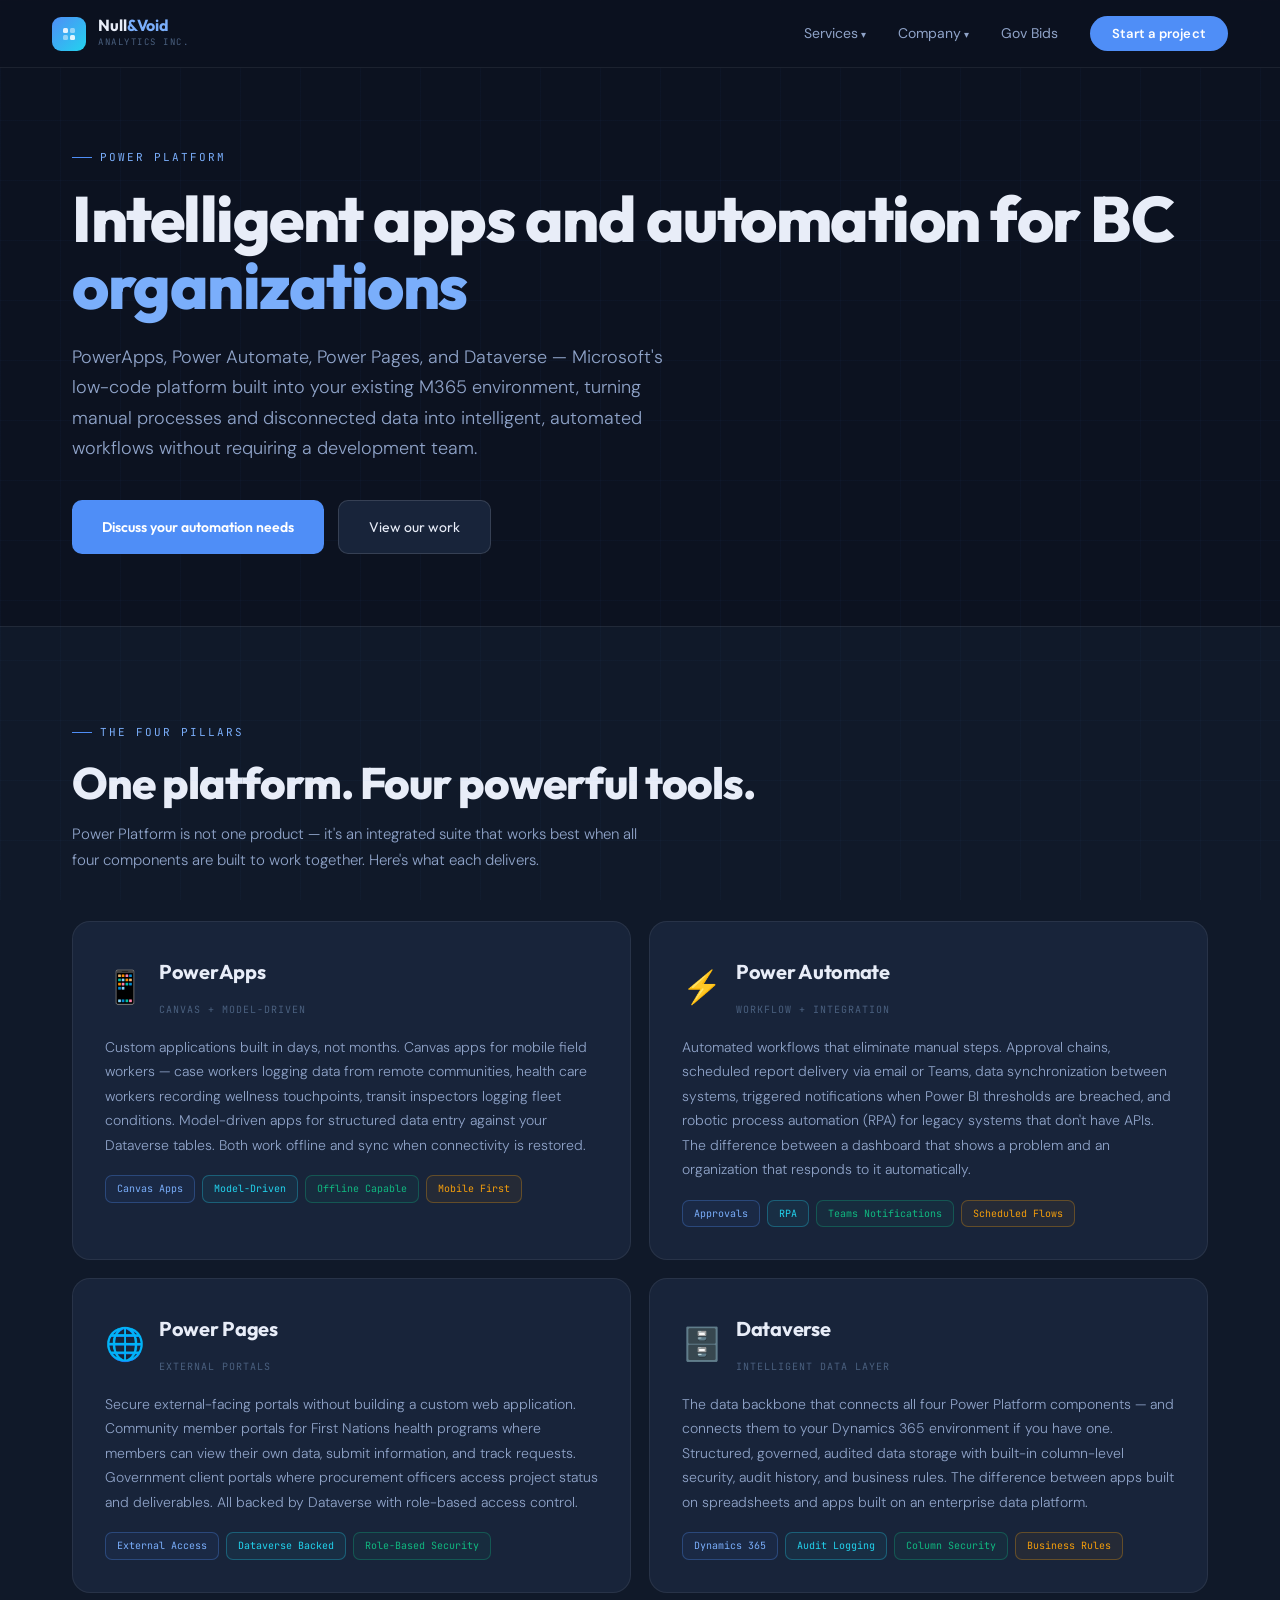
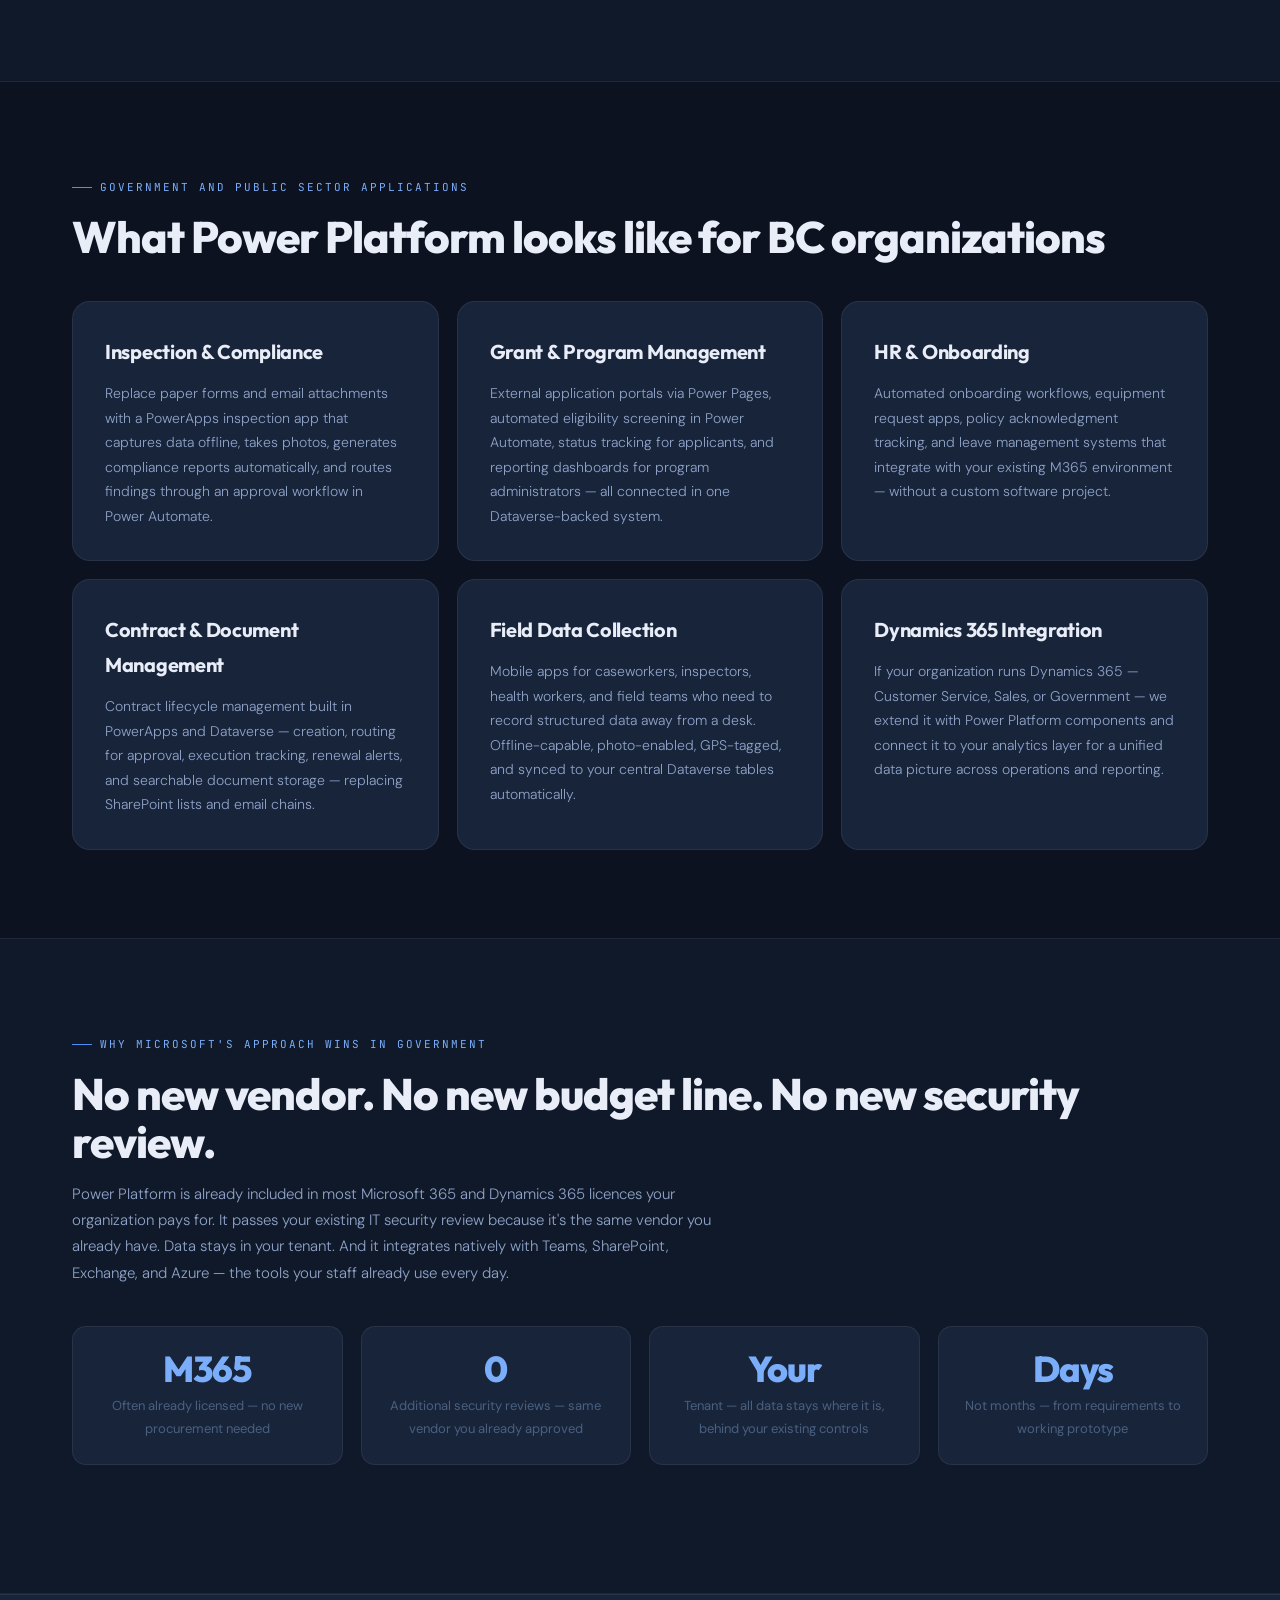
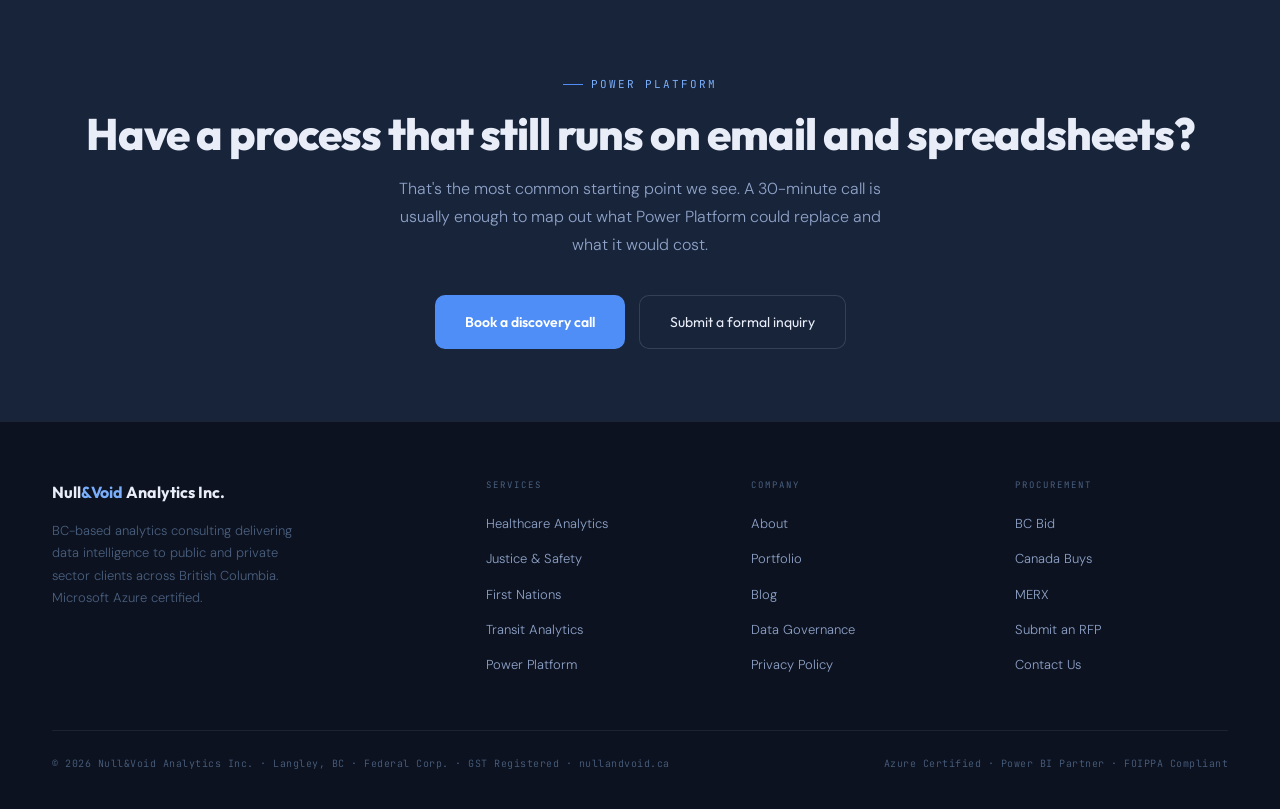
<file: power-platform.html>
<!DOCTYPE html>
<html lang="en">
<head>
<meta charset="UTF-8">
<meta name="viewport" content="width=device-width, initial-scale=1.0">
<meta name="description" content="PowerApps, Power Automate, Power Pages, and Dataverse for BC government and enterprise — intelligent apps and automation on your existing Microsoft platform.">
<title>Power Platform | Null&amp;Void Analytics Inc.</title>
<link rel="preconnect" href="https://fonts.googleapis.com"><link href="https://fonts.googleapis.com/css2?family=Outfit:wght@300;400;500;600;700;800;900&family=DM+Sans:wght@300;400;500&family=JetBrains+Mono:wght@400;500&display=swap" rel="stylesheet">
<style>

*,*::before,*::after{box-sizing:border-box;margin:0;padding:0;}
:root{
  --navy:#0c1220;--navy2:#101929;--navy3:#141f32;
  --card:#18243a;--card2:#1d2c45;
  --border:rgba(255,255,255,0.07);--border2:rgba(255,255,255,0.13);
  --blue:#4f8ef7;--blue-light:#7aaefb;--blue-glow:rgba(79,142,247,0.14);
  --cyan:#22d3ee;--emerald:#10b981;--amber:#f59e0b;--red:#f87171;--purple:#a78bfa;
  --text:#e8edf8;--text2:#8fa3c8;--text3:#4a607f;
  --mono:'JetBrains Mono',monospace;
  --display:'Outfit',sans-serif;
  --body:'DM Sans',sans-serif;
}
html{scroll-behavior:smooth;}
body{background:var(--navy);color:var(--text);font-family:var(--body);font-size:15px;line-height:1.75;overflow-x:hidden;}
body::before{content:'';position:fixed;inset:0;background-image:linear-gradient(rgba(79,142,247,0.03) 1px,transparent 1px),linear-gradient(90deg,rgba(79,142,247,0.03) 1px,transparent 1px);background-size:60px 60px;pointer-events:none;z-index:0;}

/* NAV */
nav{position:fixed;top:0;left:0;right:0;z-index:200;height:68px;display:flex;align-items:center;padding:0 52px;justify-content:space-between;background:rgba(12,18,32,0.92);backdrop-filter:blur(24px);border-bottom:1px solid var(--border);}
.logo{display:flex;align-items:center;gap:12px;text-decoration:none;}
.logo-icon{width:34px;height:34px;border-radius:9px;background:linear-gradient(135deg,var(--blue),var(--cyan));display:grid;place-items:center;flex-shrink:0;}
.logo-name{font-family:var(--display);font-size:16px;font-weight:700;color:var(--text);line-height:1;}
.logo-name span{color:var(--blue-light);}
.logo-sub{font-family:var(--mono);font-size:9px;color:var(--text3);letter-spacing:1.5px;text-transform:uppercase;margin-top:2px;}
nav ul{list-style:none;display:flex;align-items:center;gap:32px;}
nav ul a{color:var(--text2);text-decoration:none;font-size:14px;font-weight:400;transition:color 0.2s;}
nav ul a:hover{color:var(--text);}
.nav-dropdown{position:relative;}
.nav-dropdown > a::after{content:' ▾';font-size:10px;}
.nav-dropdown-menu{display:none;position:absolute;top:100%;left:0;background:var(--card);border:1px solid var(--border2);border-radius:12px;padding:8px;min-width:220px;margin-top:8px;box-shadow:0 20px 60px rgba(0,0,0,0.4);}
.nav-dropdown:hover .nav-dropdown-menu{display:flex;flex-direction:column;gap:2px;}
.nav-dropdown-menu a{display:block;padding:9px 14px;color:var(--text2);text-decoration:none;font-size:13px;border-radius:8px;transition:all 0.15s;white-space:nowrap;}
.nav-dropdown-menu a:hover{background:var(--blue-glow);color:var(--blue-light);}
.nav-pill{background:var(--blue)!important;color:#fff!important;padding:9px 22px;border-radius:100px;font-weight:600!important;font-size:13px!important;transition:all 0.2s!important;letter-spacing:0.2px;}
.nav-pill:hover{transform:translateY(-1px);box-shadow:0 6px 24px rgba(79,142,247,0.4)!important;}

/* FOOTER */
footer{background:var(--navy);border-top:1px solid var(--border);padding:56px 52px 36px;position:relative;z-index:1;}
.footer-inner{max-width:1240px;margin:0 auto;}
.footer-grid{display:grid;grid-template-columns:1.8fr 1fr 1fr 1fr;gap:52px;margin-bottom:44px;}
.footer-logo-name{font-family:var(--display);font-size:16px;font-weight:700;color:var(--text);}
.footer-logo-name span{color:var(--blue-light);}
.footer-brand p{color:var(--text3);font-size:13px;line-height:1.7;font-weight:300;margin-top:14px;max-width:240px;}
.footer-col h5{font-family:var(--mono);font-size:9px;font-weight:400;letter-spacing:2px;text-transform:uppercase;color:var(--text3);margin-bottom:16px;}
.footer-col ul{list-style:none;}
.footer-col ul li{margin-bottom:9px;}
.footer-col ul li a{color:var(--text2);text-decoration:none;font-size:13px;font-weight:300;transition:color 0.2s;}
.footer-col ul li a:hover{color:var(--text);}
.footer-bottom{display:flex;justify-content:space-between;align-items:center;padding-top:24px;border-top:1px solid var(--border);font-size:12px;color:var(--text3);font-weight:300;}
.footer-bottom span{font-family:var(--mono);font-size:10px;letter-spacing:0.5px;}

/* COMMON COMPONENTS */
.section-wrap{max-width:1240px;margin:0 auto;padding:88px 52px;}
.page-hero{padding:140px 52px 72px;max-width:1240px;margin:0 auto;position:relative;z-index:1;}
.ph-kicker{display:inline-flex;align-items:center;gap:8px;font-family:var(--mono);font-size:11px;color:var(--blue-light);letter-spacing:2px;text-transform:uppercase;margin-bottom:18px;}
.ph-kicker::before{content:'';width:20px;height:1px;background:var(--blue);}
h1{font-family:var(--display);font-size:clamp(38px,5vw,64px);font-weight:800;line-height:1.05;letter-spacing:-1.5px;margin-bottom:22px;color:var(--text);}
h1 em{font-style:normal;color:var(--blue-light);}
h2{font-family:var(--display);font-size:clamp(28px,3.5vw,44px);font-weight:800;letter-spacing:-1px;line-height:1.1;color:var(--text);}
h3{font-family:var(--display);font-size:20px;font-weight:700;letter-spacing:-0.3px;color:var(--text);}
h4{font-family:var(--display);font-size:15px;font-weight:700;color:var(--text);}
p{color:var(--text2);line-height:1.75;font-weight:300;}
.lead{font-size:18px;color:var(--text2);line-height:1.7;font-weight:300;max-width:620px;}
.sec-kicker{display:inline-flex;align-items:center;gap:8px;font-family:var(--mono);font-size:11px;color:var(--blue-light);letter-spacing:2px;text-transform:uppercase;margin-bottom:16px;}
.sec-kicker::before{content:'';width:20px;height:1px;background:var(--blue);}
.card{background:var(--card);border:1px solid var(--border);border-radius:18px;padding:32px;transition:all 0.25s;}
.card:hover{border-color:var(--border2);transform:translateY(-3px);box-shadow:0 16px 48px rgba(0,0,0,0.25);}
.card h3{margin-bottom:12px;}
.card p{font-size:14px;margin-bottom:0;}
.card-grid-3{display:grid;grid-template-columns:repeat(3,1fr);gap:18px;}
.card-grid-2{display:grid;grid-template-columns:repeat(2,1fr);gap:18px;}
.tag-row{display:flex;flex-wrap:wrap;gap:7px;margin-top:18px;}
.tag{font-family:var(--mono);font-size:10px;padding:4px 11px;border-radius:7px;border:1px solid var(--border2);color:var(--text3);}
.tag.blue{border-color:rgba(79,142,247,0.3);color:var(--blue-light);background:rgba(79,142,247,0.06);}
.tag.cyan{border-color:rgba(34,211,238,0.3);color:var(--cyan);background:rgba(34,211,238,0.06);}
.tag.green{border-color:rgba(16,185,129,0.3);color:var(--emerald);background:rgba(16,185,129,0.06);}
.tag.amber{border-color:rgba(245,158,11,0.3);color:var(--amber);background:rgba(245,158,11,0.06);}
.btn-pri{background:var(--blue);color:#fff;padding:14px 30px;border-radius:10px;font-weight:600;font-size:14px;text-decoration:none;display:inline-flex;align-items:center;gap:9px;transition:all 0.22s;font-family:var(--display);border:none;cursor:pointer;}
.btn-pri:hover{transform:translateY(-2px);box-shadow:0 8px 32px rgba(79,142,247,0.38);}
.btn-sec{background:var(--card);color:var(--text);padding:14px 30px;border-radius:10px;font-weight:400;font-size:14px;text-decoration:none;display:inline-flex;align-items:center;gap:9px;border:1px solid var(--border2);transition:all 0.22s;font-family:var(--display);}
.btn-sec:hover{background:var(--card2);border-color:rgba(255,255,255,0.2);transform:translateY(-2px);}
.callout{border-radius:14px;padding:22px;margin:24px 0;display:flex;gap:14px;align-items:flex-start;}
.callout.blue{background:var(--blue-glow);border:1px solid rgba(79,142,247,0.2);}
.callout.green{background:rgba(16,185,129,0.07);border:1px solid rgba(16,185,129,0.2);}
.callout.amber{background:rgba(245,158,11,0.07);border:1px solid rgba(245,158,11,0.2);}
.callout-icon{font-size:20px;flex-shrink:0;}
.callout h4{font-size:13px;text-transform:uppercase;letter-spacing:0.5px;margin-bottom:6px;}
.callout.blue h4{color:var(--blue-light);}
.callout.green h4{color:var(--emerald);}
.callout.amber h4{color:var(--amber);}
.callout p{font-size:14px;margin-bottom:0;}
.stat-grid{display:grid;grid-template-columns:repeat(4,1fr);gap:18px;margin:40px 0;}
.stat-card{background:var(--card);border:1px solid var(--border);border-radius:14px;padding:24px;text-align:center;}
.stat-num{font-family:var(--display);font-size:36px;font-weight:800;letter-spacing:-1px;color:var(--blue-light);line-height:1;margin-bottom:8px;}
.stat-label{font-size:13px;color:var(--text3);}
.divider{height:1px;background:var(--border);margin:56px 0;}
.cta-band{background:var(--card);border-top:1px solid var(--border);padding:72px 52px;text-align:center;position:relative;z-index:1;}
.cta-band h2{margin-bottom:16px;}
.cta-band p{max-width:520px;margin:0 auto 36px;font-size:16px;}
.cta-buttons{display:flex;gap:14px;justify-content:center;flex-wrap:wrap;}
.reveal{opacity:0;transform:translateY(20px);transition:opacity 0.6s ease,transform 0.6s ease;}
.reveal.in{opacity:1;transform:none;}
.two-col{display:grid;grid-template-columns:1fr 1fr;gap:64px;align-items:start;}
.process-steps{display:flex;flex-direction:column;gap:0;border-left:2px solid var(--border);padding-left:0;margin:32px 0;}
.step{display:flex;gap:24px;padding:0 0 32px 32px;position:relative;}
.step:last-child{padding-bottom:0;}
.step::before{content:'';position:absolute;left:-7px;top:4px;width:12px;height:12px;border-radius:50%;background:var(--blue);border:2px solid var(--navy);}
.step-num{font-family:var(--mono);font-size:9px;color:var(--text3);letter-spacing:2px;text-transform:uppercase;margin-bottom:6px;display:block;}
.step h4{margin-bottom:8px;}
.step p{font-size:14px;}
@media(max-width:1024px){.footer-grid{grid-template-columns:1fr 1fr;gap:36px;}.card-grid-3{grid-template-columns:repeat(2,1fr);}.stat-grid{grid-template-columns:repeat(2,1fr);}.two-col{grid-template-columns:1fr;gap:40px;}}
@media(max-width:768px){nav{padding:0 20px;}nav ul{display:none;}.page-hero,.section-wrap{padding-left:20px;padding-right:20px;}.card-grid-3,.card-grid-2{grid-template-columns:1fr;}footer{padding:40px 20px 24px;}.footer-grid{grid-template-columns:1fr;gap:28px;}.cta-band{padding:52px 20px;}}


.page-hero{padding:140px 52px 72px;max-width:1240px;margin:0 auto;position:relative;z-index:1;}
.hero-two{display:grid;grid-template-columns:1fr 1fr;gap:72px;align-items:start;margin-top:60px;}
.proof-box{background:var(--card);border:1px solid var(--border2);border-radius:18px;padding:32px;position:relative;overflow:hidden;}
.proof-box::before{content:'';position:absolute;top:0;left:0;right:0;height:2px;background:linear-gradient(90deg,var(--blue),var(--cyan));opacity:0.6;}
.proof-stat{margin-bottom:20px;padding-bottom:20px;border-bottom:1px solid var(--border);}
.proof-stat:last-child{margin-bottom:0;padding-bottom:0;border-bottom:none;}
.proof-num{font-family:var(--display);font-size:36px;font-weight:800;letter-spacing:-1px;color:var(--blue-light);line-height:1;margin-bottom:6px;}
.proof-label{font-size:14px;color:var(--text2);font-weight:300;}
.proof-source{font-family:var(--mono);font-size:10px;color:var(--text3);letter-spacing:1px;margin-top:4px;}
.approach-grid{display:grid;grid-template-columns:1fr 1fr;gap:16px;}
.approach-card{background:var(--card2);border:1px solid var(--border);border-radius:12px;padding:22px;}
.approach-icon{font-size:22px;margin-bottom:12px;display:block;}
.approach-card h4{margin-bottom:8px;}
.approach-card p{font-size:13px;line-height:1.65;}
.compliance-strip{background:var(--card);border:1px solid var(--border);border-radius:14px;padding:24px;margin:32px 0;}
.compliance-strip h4{font-family:var(--mono);font-size:10px;letter-spacing:2px;text-transform:uppercase;color:var(--text3);margin-bottom:16px;}
.compliance-badges{display:flex;flex-wrap:wrap;gap:10px;}
.cbadge{display:inline-flex;align-items:center;gap:7px;padding:8px 14px;border-radius:100px;font-size:12px;font-weight:600;border:1px solid;}
.cbadge.g{background:rgba(16,185,129,0.08);border-color:rgba(16,185,129,0.2);color:var(--emerald);}
.cbadge.b{background:rgba(79,142,247,0.08);border-color:rgba(79,142,247,0.2);color:var(--blue-light);}
.cbadge.a{background:rgba(245,158,11,0.08);border-color:rgba(245,158,11,0.2);color:var(--amber);}
@media(max-width:1024px){.hero-two{grid-template-columns:1fr;gap:40px;}.approach-grid{grid-template-columns:1fr;}}
@media(max-width:768px){.page-hero{padding:110px 20px 52px;}}

</style>
</head>
<body>
<nav>
  <a href="index.html" class="logo">
    <div class="logo-icon"><svg width="16" height="16" viewBox="0 0 16 16" fill="none"><rect x="2" y="2" width="5" height="5" rx="1.5" fill="rgba(255,255,255,0.85)"/><rect x="9" y="2" width="5" height="5" rx="1.5" fill="rgba(255,255,255,0.45)"/><rect x="2" y="9" width="5" height="5" rx="1.5" fill="rgba(255,255,255,0.45)"/><rect x="9" y="9" width="5" height="5" rx="1.5" fill="rgba(255,255,255,0.85)"/></svg></div>
    <div><div class="logo-name">Null<span>&amp;Void</span></div><div class="logo-sub">Analytics Inc.</div></div>
  </a>
  <ul>
    <li class="nav-dropdown"><a href="index.html#services">Services</a>
      <div class="nav-dropdown-menu">
        <a href="healthcare.html">🏥 Healthcare Analytics</a>
        <a href="justice.html">⚖️ Justice &amp; Safety</a>
        <a href="first-nations.html">🦅 First Nations</a>
        <a href="transit.html">🚇 Transit Analytics</a>
        <a href="power-platform.html">⚡ Power Platform</a>
      </div>
    </li>
    <li class="nav-dropdown"><a href="about.html">Company</a>
      <div class="nav-dropdown-menu">
        <a href="about.html">About Us</a>
        <a href="portfolio.html">Portfolio</a>
        <a href="blog.html">Blog</a>
        <a href="data-governance.html">Data Governance</a>
        <a href="privacy-policy.html">Privacy Policy</a>
      </div>
    </li>
    <li><a href="index.html#government">Gov Bids</a></li>
    <li><a href="mailto:hello@nullandvoid.ca" class="nav-pill">Start a project</a></li>
  </ul>
</nav>

<div class="page-hero">
  <div class="ph-kicker">Power Platform</div>
  <h1>Intelligent apps and automation for BC <em>organizations</em></h1>
  <p class="lead">PowerApps, Power Automate, Power Pages, and Dataverse — Microsoft's low-code platform built into your existing M365 environment, turning manual processes and disconnected data into intelligent, automated workflows without requiring a development team.</p>
  <div style="display:flex;gap:14px;margin-top:36px;flex-wrap:wrap;">
    <a href="mailto:hello@nullandvoid.ca" class="btn-pri">Discuss your automation needs</a>
    <a href="portfolio.html" class="btn-sec">View our work</a>
  </div>
</div>

<section style="background:var(--navy2);border-top:1px solid var(--border);border-bottom:1px solid var(--border);">
<div class="section-wrap">
  <div class="reveal"><div class="sec-kicker">The four pillars</div><h2>One platform. Four powerful tools.</h2><p style="margin-top:14px;max-width:580px;">Power Platform is not one product — it's an integrated suite that works best when all four components are built to work together. Here's what each delivers.</p></div>
  <div class="card-grid-2" style="margin-top:48px;">
    <div class="card reveal">
      <div style="display:flex;align-items:center;gap:14px;margin-bottom:16px;"><span style="font-size:32px;">📱</span><div><h3>PowerApps</h3><div style="font-family:var(--mono);font-size:10px;color:var(--text3);letter-spacing:1px;margin-top:3px;">CANVAS + MODEL-DRIVEN</div></div></div>
      <p>Custom applications built in days, not months. Canvas apps for mobile field workers — case workers logging data from remote communities, health care workers recording wellness touchpoints, transit inspectors logging fleet conditions. Model-driven apps for structured data entry against your Dataverse tables. Both work offline and sync when connectivity is restored.</p>
      <div class="tag-row"><span class="tag blue">Canvas Apps</span><span class="tag cyan">Model-Driven</span><span class="tag green">Offline Capable</span><span class="tag amber">Mobile First</span></div>
    </div>
    <div class="card reveal">
      <div style="display:flex;align-items:center;gap:14px;margin-bottom:16px;"><span style="font-size:32px;">⚡</span><div><h3>Power Automate</h3><div style="font-family:var(--mono);font-size:10px;color:var(--text3);letter-spacing:1px;margin-top:3px;">WORKFLOW + INTEGRATION</div></div></div>
      <p>Automated workflows that eliminate manual steps. Approval chains, scheduled report delivery via email or Teams, data synchronization between systems, triggered notifications when Power BI thresholds are breached, and robotic process automation (RPA) for legacy systems that don't have APIs. The difference between a dashboard that shows a problem and an organization that responds to it automatically.</p>
      <div class="tag-row"><span class="tag blue">Approvals</span><span class="tag cyan">RPA</span><span class="tag green">Teams Notifications</span><span class="tag amber">Scheduled Flows</span></div>
    </div>
    <div class="card reveal">
      <div style="display:flex;align-items:center;gap:14px;margin-bottom:16px;"><span style="font-size:32px;">🌐</span><div><h3>Power Pages</h3><div style="font-family:var(--mono);font-size:10px;color:var(--text3);letter-spacing:1px;margin-top:3px;">EXTERNAL PORTALS</div></div></div>
      <p>Secure external-facing portals without building a custom web application. Community member portals for First Nations health programs where members can view their own data, submit information, and track requests. Government client portals where procurement officers access project status and deliverables. All backed by Dataverse with role-based access control.</p>
      <div class="tag-row"><span class="tag blue">External Access</span><span class="tag cyan">Dataverse Backed</span><span class="tag green">Role-Based Security</span></div>
    </div>
    <div class="card reveal">
      <div style="display:flex;align-items:center;gap:14px;margin-bottom:16px;"><span style="font-size:32px;">🗄️</span><div><h3>Dataverse</h3><div style="font-family:var(--mono);font-size:10px;color:var(--text3);letter-spacing:1px;margin-top:3px;">INTELLIGENT DATA LAYER</div></div></div>
      <p>The data backbone that connects all four Power Platform components — and connects them to your Dynamics 365 environment if you have one. Structured, governed, audited data storage with built-in column-level security, audit history, and business rules. The difference between apps built on spreadsheets and apps built on an enterprise data platform.</p>
      <div class="tag-row"><span class="tag blue">Dynamics 365</span><span class="tag cyan">Audit Logging</span><span class="tag green">Column Security</span><span class="tag amber">Business Rules</span></div>
    </div>
  </div>
</div>
</section>

<section style="background:var(--navy);">
<div class="section-wrap reveal">
  <div class="sec-kicker">Government and public sector applications</div>
  <h2>What Power Platform looks like for BC organizations</h2>
  <div class="card-grid-3" style="margin-top:40px;">
    <div class="card"><h3>Inspection &amp; Compliance</h3><p>Replace paper forms and email attachments with a PowerApps inspection app that captures data offline, takes photos, generates compliance reports automatically, and routes findings through an approval workflow in Power Automate.</p></div>
    <div class="card"><h3>Grant &amp; Program Management</h3><p>External application portals via Power Pages, automated eligibility screening in Power Automate, status tracking for applicants, and reporting dashboards for program administrators — all connected in one Dataverse-backed system.</p></div>
    <div class="card"><h3>HR &amp; Onboarding</h3><p>Automated onboarding workflows, equipment request apps, policy acknowledgment tracking, and leave management systems that integrate with your existing M365 environment — without a custom software project.</p></div>
    <div class="card"><h3>Contract &amp; Document Management</h3><p>Contract lifecycle management built in PowerApps and Dataverse — creation, routing for approval, execution tracking, renewal alerts, and searchable document storage — replacing SharePoint lists and email chains.</p></div>
    <div class="card"><h3>Field Data Collection</h3><p>Mobile apps for caseworkers, inspectors, health workers, and field teams who need to record structured data away from a desk. Offline-capable, photo-enabled, GPS-tagged, and synced to your central Dataverse tables automatically.</p></div>
    <div class="card"><h3>Dynamics 365 Integration</h3><p>If your organization runs Dynamics 365 — Customer Service, Sales, or Government — we extend it with Power Platform components and connect it to your analytics layer for a unified data picture across operations and reporting.</p></div>
  </div>
</div>
</section>

<section style="background:var(--navy2);border-top:1px solid var(--border);border-bottom:1px solid var(--border);">
<div class="section-wrap reveal">
  <div class="sec-kicker">Why Microsoft's approach wins in government</div>
  <h2>No new vendor. No new budget line. No new security review.</h2>
  <p style="margin-top:14px;max-width:640px;">Power Platform is already included in most Microsoft 365 and Dynamics 365 licences your organization pays for. It passes your existing IT security review because it's the same vendor you already have. Data stays in your tenant. And it integrates natively with Teams, SharePoint, Exchange, and Azure — the tools your staff already use every day.</p>
  <div class="stat-grid" style="margin-top:40px;">
    <div class="stat-card"><div class="stat-num">M365</div><div class="stat-label">Often already licensed — no new procurement needed</div></div>
    <div class="stat-card"><div class="stat-num">0</div><div class="stat-label">Additional security reviews — same vendor you already approved</div></div>
    <div class="stat-card"><div class="stat-num">Your</div><div class="stat-label">Tenant — all data stays where it is, behind your existing controls</div></div>
    <div class="stat-card"><div class="stat-num">Days</div><div class="stat-label">Not months — from requirements to working prototype</div></div>
  </div>
</div>
</section>

<section class="cta-band reveal">
  <div class="sec-kicker" style="justify-content:center;">Power Platform</div>
  <h2>Have a process that still runs on email and spreadsheets?</h2>
  <p>That's the most common starting point we see. A 30-minute call is usually enough to map out what Power Platform could replace and what it would cost.</p>
  <div class="cta-buttons">
    <a href="mailto:hello@nullandvoid.ca" class="btn-pri">Book a discovery call</a>
    <a href="mailto:rfp@nullandvoid.ca" class="btn-sec">Submit a formal inquiry</a>
  </div>
</section>

<footer>
<div class="footer-inner">
  <div class="footer-grid">
    <div class="footer-brand">
      <div class="footer-logo-name">Null<span>&amp;Void</span> Analytics Inc.</div>
      <p>BC-based analytics consulting delivering data intelligence to public and private sector clients across British Columbia. Microsoft Azure certified.</p>
    </div>
    <div class="footer-col"><h5>Services</h5><ul>
      <li><a href="healthcare.html">Healthcare Analytics</a></li>
      <li><a href="justice.html">Justice &amp; Safety</a></li>
      <li><a href="first-nations.html">First Nations</a></li>
      <li><a href="transit.html">Transit Analytics</a></li>
      <li><a href="power-platform.html">Power Platform</a></li>
    </ul></div>
    <div class="footer-col"><h5>Company</h5><ul>
      <li><a href="about.html">About</a></li>
      <li><a href="portfolio.html">Portfolio</a></li>
      <li><a href="blog.html">Blog</a></li>
      <li><a href="data-governance.html">Data Governance</a></li>
      <li><a href="privacy-policy.html">Privacy Policy</a></li>
    </ul></div>
    <div class="footer-col"><h5>Procurement</h5><ul>
      <li><a href="https://bcbid.gov.bc.ca" target="_blank">BC Bid</a></li>
      <li><a href="https://canadabuys.canada.ca" target="_blank">Canada Buys</a></li>
      <li><a href="https://merx.com" target="_blank">MERX</a></li>
      <li><a href="mailto:rfp@nullandvoid.ca">Submit an RFP</a></li>
      <li><a href="mailto:hello@nullandvoid.ca">Contact Us</a></li>
    </ul></div>
  </div>
  <div class="footer-bottom">
    <span>© 2026 Null&amp;Void Analytics Inc. · Langley, BC · Federal Corp. · GST Registered · nullandvoid.ca</span>
    <span>Azure Certified · Power BI Partner · FOIPPA Compliant</span>
  </div>
</div>
</footer>
<script>
var obs=new IntersectionObserver(function(e){e.forEach(function(e){if(e.isIntersecting)e.target.classList.add('in')})},{threshold:0.08});
document.querySelectorAll('.reveal').forEach(function(el){obs.observe(el);});
</script>
</body>
</html>
</file>
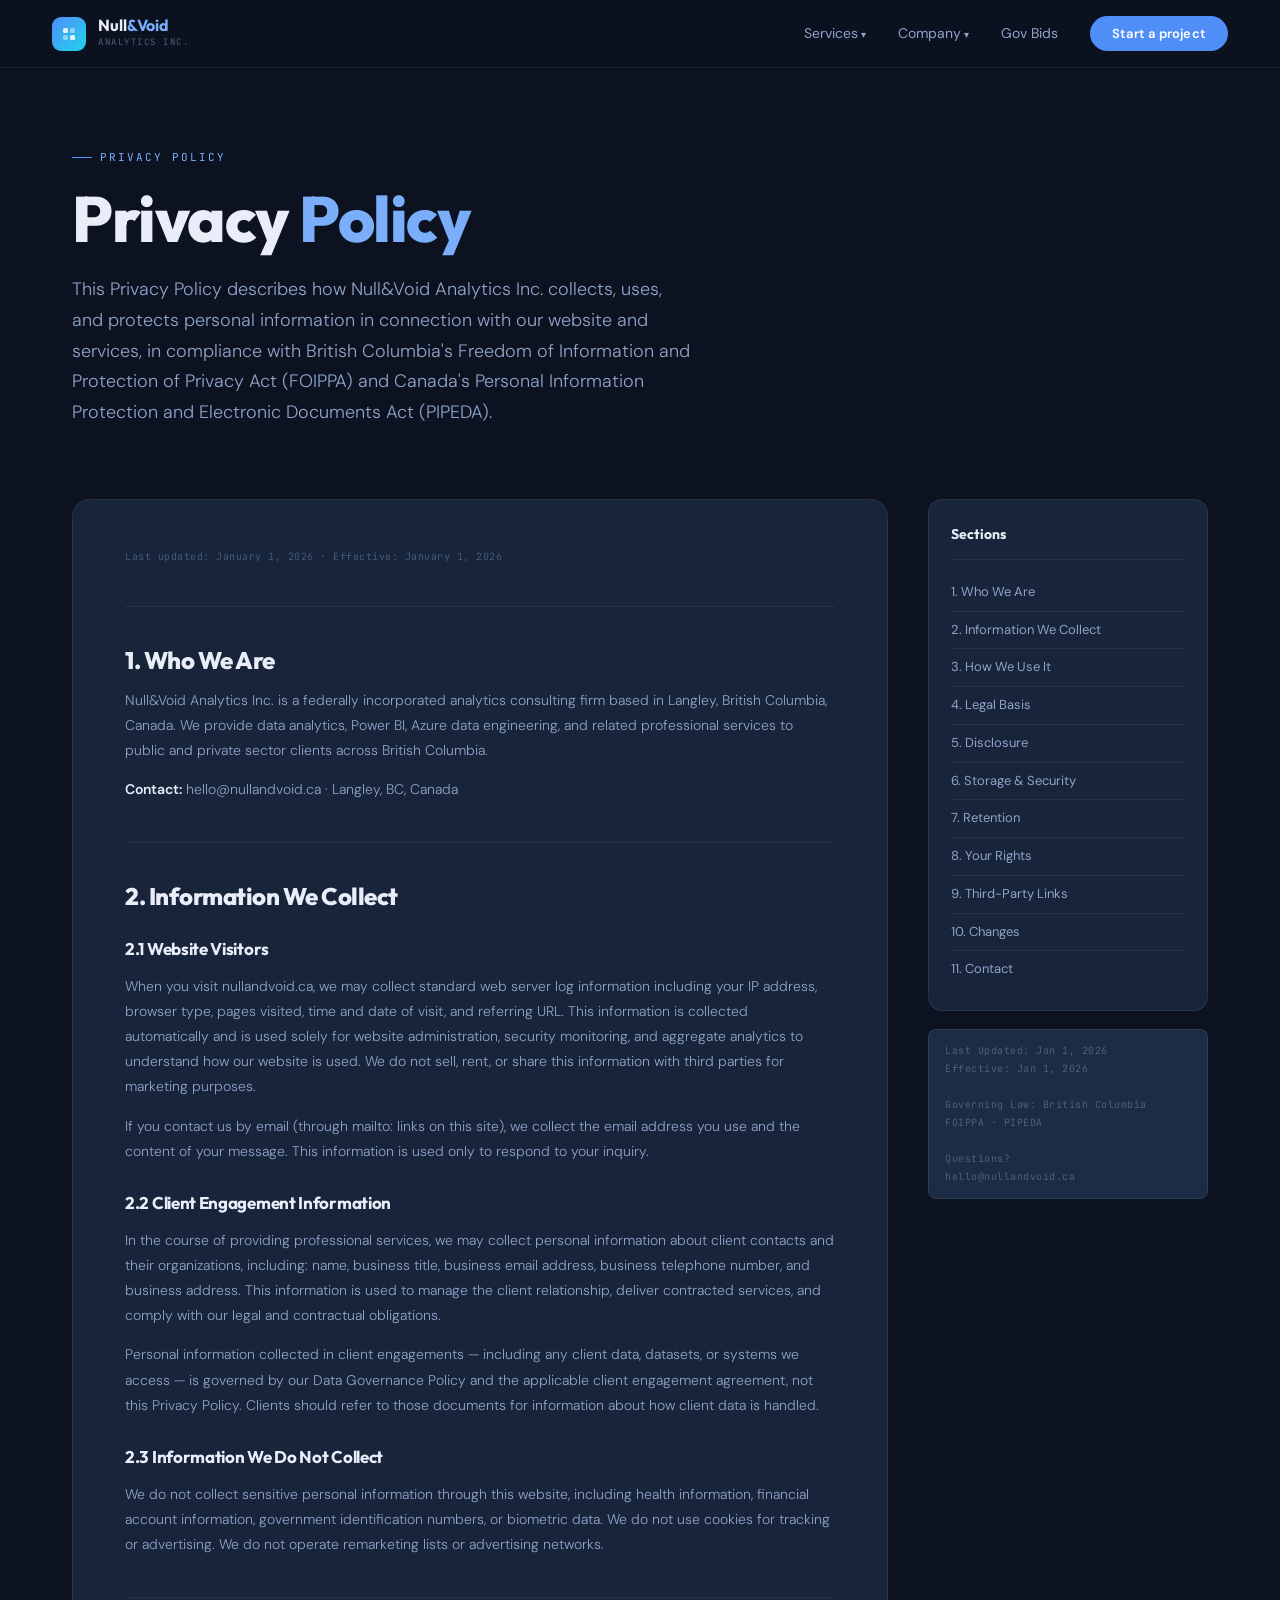
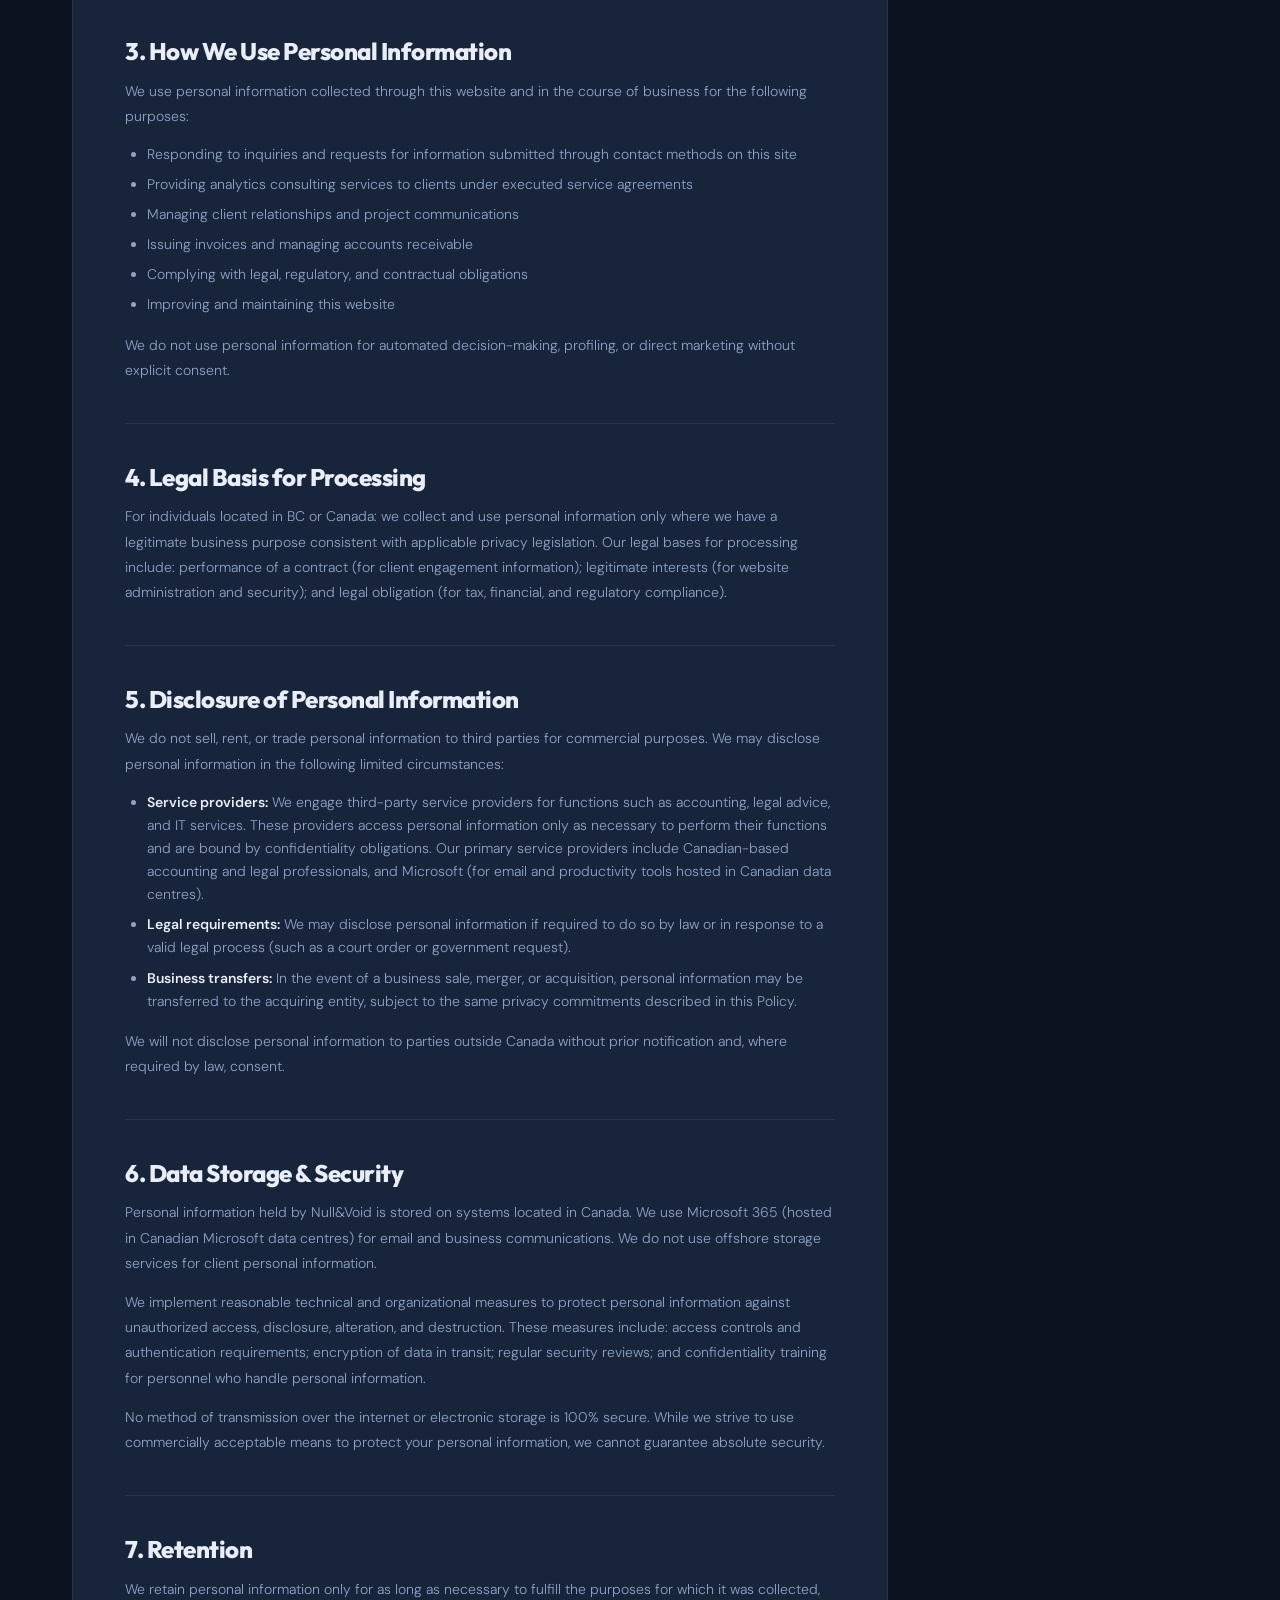
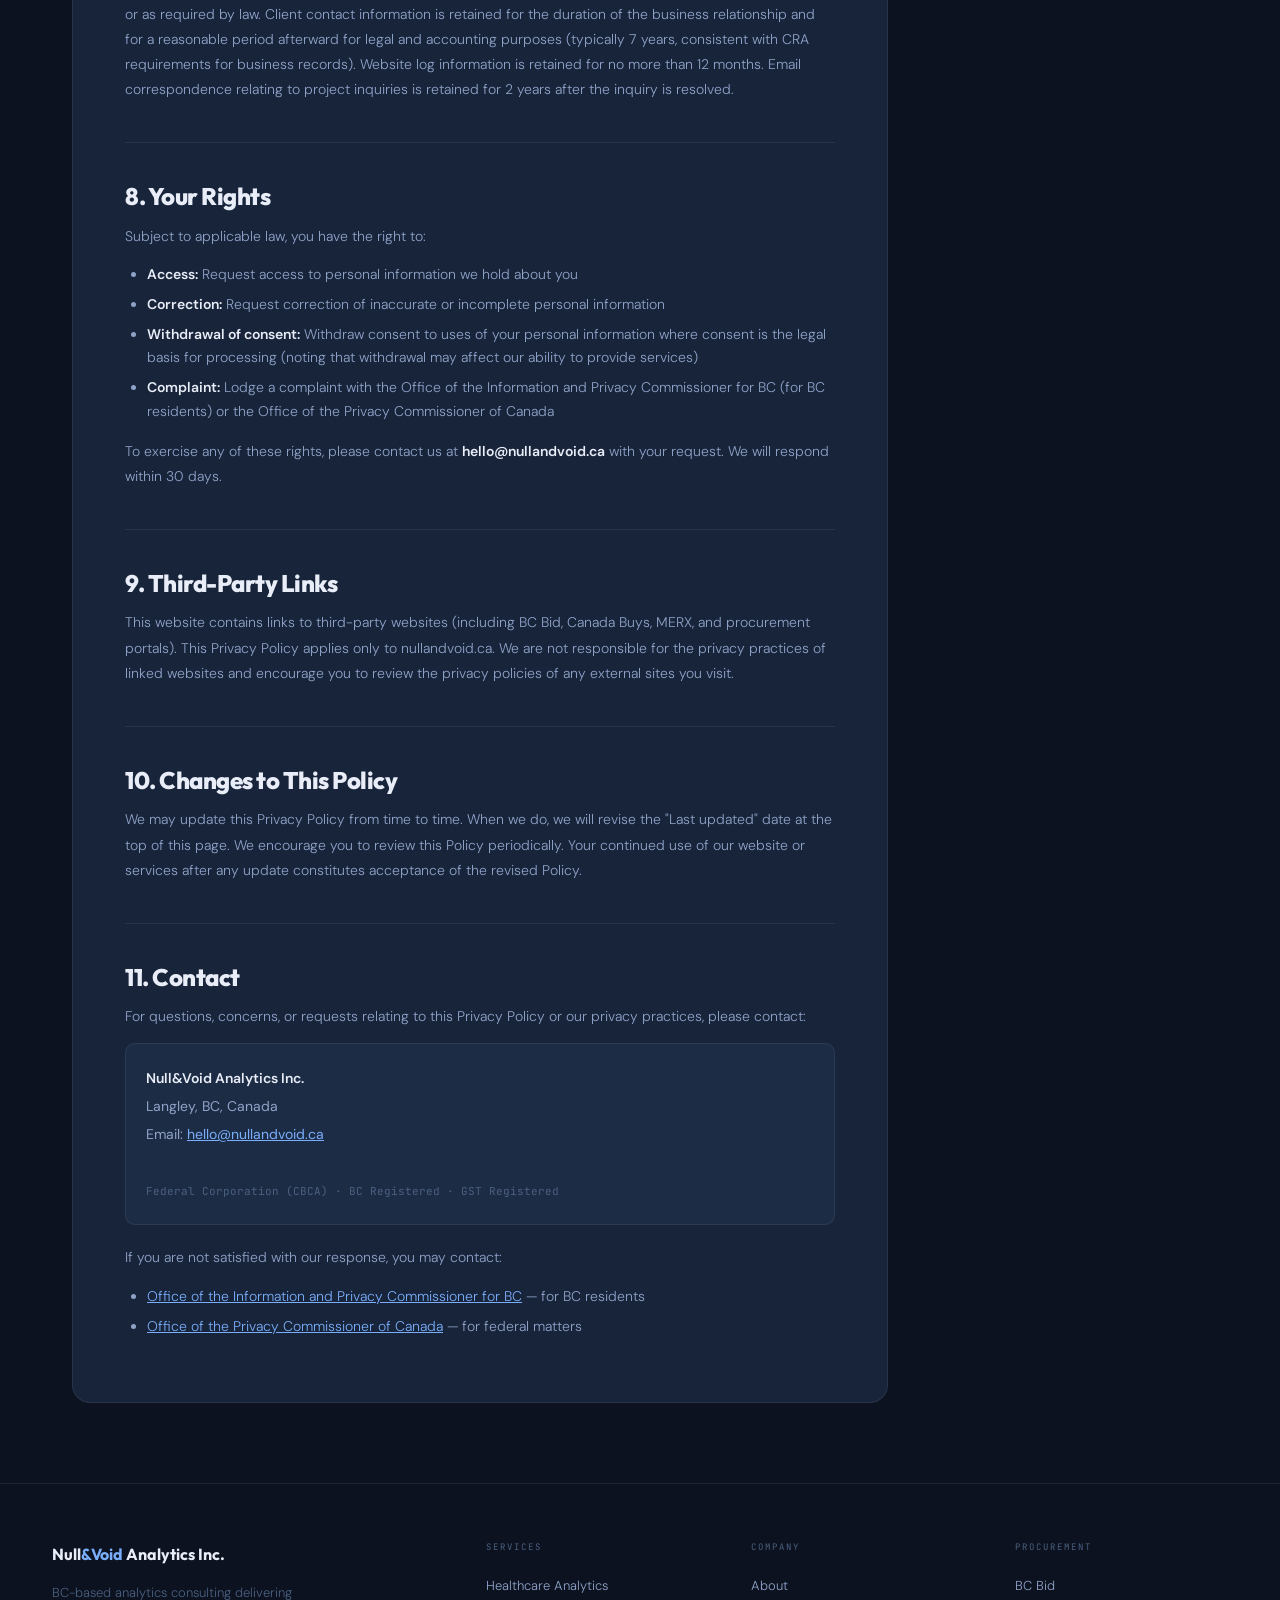
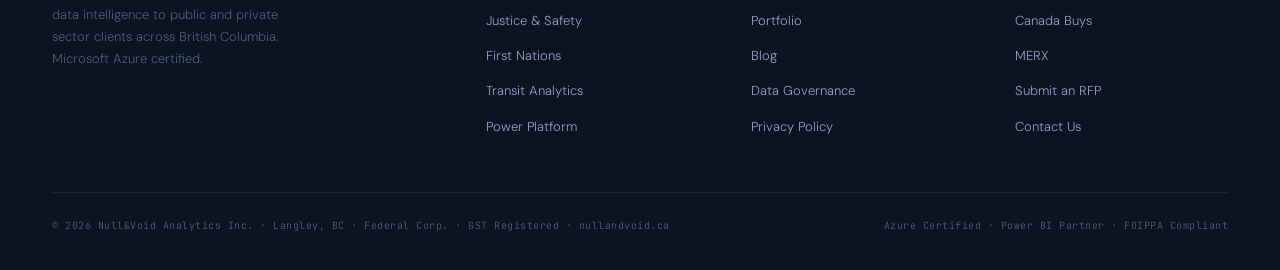
<file: privacy-policy.html>
<!DOCTYPE html>
<html lang="en">
<head>
<meta charset="UTF-8">
<meta name="viewport" content="width=device-width, initial-scale=1.0">
<meta name="description" content="Null&Void Analytics Inc. privacy policy — FOIPPA and PIPEDA compliant.">
<title>Privacy Policy | Null&amp;Void Analytics Inc.</title>
<link rel="preconnect" href="https://fonts.googleapis.com"><link href="https://fonts.googleapis.com/css2?family=Outfit:wght@300;400;500;600;700;800;900&family=DM+Sans:wght@300;400;500&family=JetBrains+Mono:wght@400;500&display=swap" rel="stylesheet">
<style>

*,*::before,*::after{box-sizing:border-box;margin:0;padding:0;}
:root{
  --navy:#0c1220;--navy2:#101929;--navy3:#141f32;
  --card:#18243a;--card2:#1d2c45;
  --border:rgba(255,255,255,0.07);--border2:rgba(255,255,255,0.13);
  --blue:#4f8ef7;--blue-light:#7aaefb;--blue-glow:rgba(79,142,247,0.14);
  --cyan:#22d3ee;--emerald:#10b981;--amber:#f59e0b;--red:#f87171;--purple:#a78bfa;
  --text:#e8edf8;--text2:#8fa3c8;--text3:#4a607f;
  --mono:'JetBrains Mono',monospace;
  --display:'Outfit',sans-serif;
  --body:'DM Sans',sans-serif;
}
html{scroll-behavior:smooth;}
body{background:var(--navy);color:var(--text);font-family:var(--body);font-size:15px;line-height:1.75;overflow-x:hidden;}
body::before{content:'';position:fixed;inset:0;background-image:linear-gradient(rgba(79,142,247,0.03) 1px,transparent 1px),linear-gradient(90deg,rgba(79,142,247,0.03) 1px,transparent 1px);background-size:60px 60px;pointer-events:none;z-index:0;}

/* NAV */
nav{position:fixed;top:0;left:0;right:0;z-index:200;height:68px;display:flex;align-items:center;padding:0 52px;justify-content:space-between;background:rgba(12,18,32,0.92);backdrop-filter:blur(24px);border-bottom:1px solid var(--border);}
.logo{display:flex;align-items:center;gap:12px;text-decoration:none;}
.logo-icon{width:34px;height:34px;border-radius:9px;background:linear-gradient(135deg,var(--blue),var(--cyan));display:grid;place-items:center;flex-shrink:0;}
.logo-name{font-family:var(--display);font-size:16px;font-weight:700;color:var(--text);line-height:1;}
.logo-name span{color:var(--blue-light);}
.logo-sub{font-family:var(--mono);font-size:9px;color:var(--text3);letter-spacing:1.5px;text-transform:uppercase;margin-top:2px;}
nav ul{list-style:none;display:flex;align-items:center;gap:32px;}
nav ul a{color:var(--text2);text-decoration:none;font-size:14px;font-weight:400;transition:color 0.2s;}
nav ul a:hover{color:var(--text);}
.nav-dropdown{position:relative;}
.nav-dropdown > a::after{content:' ▾';font-size:10px;}
.nav-dropdown-menu{display:none;position:absolute;top:100%;left:0;background:var(--card);border:1px solid var(--border2);border-radius:12px;padding:8px;min-width:220px;margin-top:8px;box-shadow:0 20px 60px rgba(0,0,0,0.4);}
.nav-dropdown:hover .nav-dropdown-menu{display:flex;flex-direction:column;gap:2px;}
.nav-dropdown-menu a{display:block;padding:9px 14px;color:var(--text2);text-decoration:none;font-size:13px;border-radius:8px;transition:all 0.15s;white-space:nowrap;}
.nav-dropdown-menu a:hover{background:var(--blue-glow);color:var(--blue-light);}
.nav-pill{background:var(--blue)!important;color:#fff!important;padding:9px 22px;border-radius:100px;font-weight:600!important;font-size:13px!important;transition:all 0.2s!important;letter-spacing:0.2px;}
.nav-pill:hover{transform:translateY(-1px);box-shadow:0 6px 24px rgba(79,142,247,0.4)!important;}

/* FOOTER */
footer{background:var(--navy);border-top:1px solid var(--border);padding:56px 52px 36px;position:relative;z-index:1;}
.footer-inner{max-width:1240px;margin:0 auto;}
.footer-grid{display:grid;grid-template-columns:1.8fr 1fr 1fr 1fr;gap:52px;margin-bottom:44px;}
.footer-logo-name{font-family:var(--display);font-size:16px;font-weight:700;color:var(--text);}
.footer-logo-name span{color:var(--blue-light);}
.footer-brand p{color:var(--text3);font-size:13px;line-height:1.7;font-weight:300;margin-top:14px;max-width:240px;}
.footer-col h5{font-family:var(--mono);font-size:9px;font-weight:400;letter-spacing:2px;text-transform:uppercase;color:var(--text3);margin-bottom:16px;}
.footer-col ul{list-style:none;}
.footer-col ul li{margin-bottom:9px;}
.footer-col ul li a{color:var(--text2);text-decoration:none;font-size:13px;font-weight:300;transition:color 0.2s;}
.footer-col ul li a:hover{color:var(--text);}
.footer-bottom{display:flex;justify-content:space-between;align-items:center;padding-top:24px;border-top:1px solid var(--border);font-size:12px;color:var(--text3);font-weight:300;}
.footer-bottom span{font-family:var(--mono);font-size:10px;letter-spacing:0.5px;}

/* COMMON COMPONENTS */
.section-wrap{max-width:1240px;margin:0 auto;padding:88px 52px;}
.page-hero{padding:140px 52px 72px;max-width:1240px;margin:0 auto;position:relative;z-index:1;}
.ph-kicker{display:inline-flex;align-items:center;gap:8px;font-family:var(--mono);font-size:11px;color:var(--blue-light);letter-spacing:2px;text-transform:uppercase;margin-bottom:18px;}
.ph-kicker::before{content:'';width:20px;height:1px;background:var(--blue);}
h1{font-family:var(--display);font-size:clamp(38px,5vw,64px);font-weight:800;line-height:1.05;letter-spacing:-1.5px;margin-bottom:22px;color:var(--text);}
h1 em{font-style:normal;color:var(--blue-light);}
h2{font-family:var(--display);font-size:clamp(28px,3.5vw,44px);font-weight:800;letter-spacing:-1px;line-height:1.1;color:var(--text);}
h3{font-family:var(--display);font-size:20px;font-weight:700;letter-spacing:-0.3px;color:var(--text);}
h4{font-family:var(--display);font-size:15px;font-weight:700;color:var(--text);}
p{color:var(--text2);line-height:1.75;font-weight:300;}
.lead{font-size:18px;color:var(--text2);line-height:1.7;font-weight:300;max-width:620px;}
.sec-kicker{display:inline-flex;align-items:center;gap:8px;font-family:var(--mono);font-size:11px;color:var(--blue-light);letter-spacing:2px;text-transform:uppercase;margin-bottom:16px;}
.sec-kicker::before{content:'';width:20px;height:1px;background:var(--blue);}
.card{background:var(--card);border:1px solid var(--border);border-radius:18px;padding:32px;transition:all 0.25s;}
.card:hover{border-color:var(--border2);transform:translateY(-3px);box-shadow:0 16px 48px rgba(0,0,0,0.25);}
.card h3{margin-bottom:12px;}
.card p{font-size:14px;margin-bottom:0;}
.card-grid-3{display:grid;grid-template-columns:repeat(3,1fr);gap:18px;}
.card-grid-2{display:grid;grid-template-columns:repeat(2,1fr);gap:18px;}
.tag-row{display:flex;flex-wrap:wrap;gap:7px;margin-top:18px;}
.tag{font-family:var(--mono);font-size:10px;padding:4px 11px;border-radius:7px;border:1px solid var(--border2);color:var(--text3);}
.tag.blue{border-color:rgba(79,142,247,0.3);color:var(--blue-light);background:rgba(79,142,247,0.06);}
.tag.cyan{border-color:rgba(34,211,238,0.3);color:var(--cyan);background:rgba(34,211,238,0.06);}
.tag.green{border-color:rgba(16,185,129,0.3);color:var(--emerald);background:rgba(16,185,129,0.06);}
.tag.amber{border-color:rgba(245,158,11,0.3);color:var(--amber);background:rgba(245,158,11,0.06);}
.btn-pri{background:var(--blue);color:#fff;padding:14px 30px;border-radius:10px;font-weight:600;font-size:14px;text-decoration:none;display:inline-flex;align-items:center;gap:9px;transition:all 0.22s;font-family:var(--display);border:none;cursor:pointer;}
.btn-pri:hover{transform:translateY(-2px);box-shadow:0 8px 32px rgba(79,142,247,0.38);}
.btn-sec{background:var(--card);color:var(--text);padding:14px 30px;border-radius:10px;font-weight:400;font-size:14px;text-decoration:none;display:inline-flex;align-items:center;gap:9px;border:1px solid var(--border2);transition:all 0.22s;font-family:var(--display);}
.btn-sec:hover{background:var(--card2);border-color:rgba(255,255,255,0.2);transform:translateY(-2px);}
.callout{border-radius:14px;padding:22px;margin:24px 0;display:flex;gap:14px;align-items:flex-start;}
.callout.blue{background:var(--blue-glow);border:1px solid rgba(79,142,247,0.2);}
.callout.green{background:rgba(16,185,129,0.07);border:1px solid rgba(16,185,129,0.2);}
.callout.amber{background:rgba(245,158,11,0.07);border:1px solid rgba(245,158,11,0.2);}
.callout-icon{font-size:20px;flex-shrink:0;}
.callout h4{font-size:13px;text-transform:uppercase;letter-spacing:0.5px;margin-bottom:6px;}
.callout.blue h4{color:var(--blue-light);}
.callout.green h4{color:var(--emerald);}
.callout.amber h4{color:var(--amber);}
.callout p{font-size:14px;margin-bottom:0;}
.stat-grid{display:grid;grid-template-columns:repeat(4,1fr);gap:18px;margin:40px 0;}
.stat-card{background:var(--card);border:1px solid var(--border);border-radius:14px;padding:24px;text-align:center;}
.stat-num{font-family:var(--display);font-size:36px;font-weight:800;letter-spacing:-1px;color:var(--blue-light);line-height:1;margin-bottom:8px;}
.stat-label{font-size:13px;color:var(--text3);}
.divider{height:1px;background:var(--border);margin:56px 0;}
.cta-band{background:var(--card);border-top:1px solid var(--border);padding:72px 52px;text-align:center;position:relative;z-index:1;}
.cta-band h2{margin-bottom:16px;}
.cta-band p{max-width:520px;margin:0 auto 36px;font-size:16px;}
.cta-buttons{display:flex;gap:14px;justify-content:center;flex-wrap:wrap;}
.reveal{opacity:0;transform:translateY(20px);transition:opacity 0.6s ease,transform 0.6s ease;}
.reveal.in{opacity:1;transform:none;}
.two-col{display:grid;grid-template-columns:1fr 1fr;gap:64px;align-items:start;}
.process-steps{display:flex;flex-direction:column;gap:0;border-left:2px solid var(--border);padding-left:0;margin:32px 0;}
.step{display:flex;gap:24px;padding:0 0 32px 32px;position:relative;}
.step:last-child{padding-bottom:0;}
.step::before{content:'';position:absolute;left:-7px;top:4px;width:12px;height:12px;border-radius:50%;background:var(--blue);border:2px solid var(--navy);}
.step-num{font-family:var(--mono);font-size:9px;color:var(--text3);letter-spacing:2px;text-transform:uppercase;margin-bottom:6px;display:block;}
.step h4{margin-bottom:8px;}
.step p{font-size:14px;}
@media(max-width:1024px){.footer-grid{grid-template-columns:1fr 1fr;gap:36px;}.card-grid-3{grid-template-columns:repeat(2,1fr);}.stat-grid{grid-template-columns:repeat(2,1fr);}.two-col{grid-template-columns:1fr;gap:40px;}}
@media(max-width:768px){nav{padding:0 20px;}nav ul{display:none;}.page-hero,.section-wrap{padding-left:20px;padding-right:20px;}.card-grid-3,.card-grid-2{grid-template-columns:1fr;}footer{padding:40px 20px 24px;}.footer-grid{grid-template-columns:1fr;gap:28px;}.cta-band{padding:52px 20px;}}


.page-hero{padding:140px 52px 72px;max-width:1240px;margin:0 auto;position:relative;z-index:1;}
.policy-layout{max-width:1240px;margin:0 auto;padding:0 52px 80px;display:grid;grid-template-columns:1fr 280px;gap:40px;position:relative;z-index:1;}
.policy-doc{background:var(--card);border:1px solid var(--border);border-radius:18px;padding:48px 52px;}
.policy-doc h2{font-family:var(--display);font-size:24px;font-weight:800;letter-spacing:-0.5px;margin:40px 0 14px;padding-top:40px;border-top:1px solid var(--border);}
.policy-doc h2:first-child{margin-top:0;padding-top:0;border-top:none;}
.policy-doc h3{font-family:var(--display);font-size:17px;font-weight:700;margin:24px 0 10px;}
.policy-doc p{color:var(--text2);font-size:14px;line-height:1.8;margin-bottom:14px;font-weight:300;}
.policy-doc ul,.policy-doc ol{margin:12px 0 16px 22px;display:flex;flex-direction:column;gap:7px;}
.policy-doc li{color:var(--text2);font-size:14px;line-height:1.65;font-weight:300;}
.policy-doc strong{color:var(--text);font-weight:600;}
.policy-sidebar{position:sticky;top:88px;align-self:flex-start;display:flex;flex-direction:column;gap:18px;}
.toc-card{background:var(--card);border:1px solid var(--border);border-radius:14px;padding:22px;}
.toc-card h4{font-family:var(--display);font-size:14px;font-weight:700;margin-bottom:14px;padding-bottom:12px;border-bottom:1px solid var(--border);}
.toc-card a{display:block;color:var(--text2);text-decoration:none;font-size:13px;padding:7px 0;border-bottom:1px solid var(--border);transition:color 0.2s;}
.toc-card a:last-child{border-bottom:none;}
.toc-card a:hover{color:var(--blue-light);}
.policy-badge{display:inline-flex;align-items:center;gap:6px;padding:5px 12px;border-radius:100px;border:1px solid;font-size:12px;font-weight:600;margin:4px;}
.pb-g{background:rgba(16,185,129,0.08);border-color:rgba(16,185,129,0.2);color:var(--emerald);}
.pb-b{background:rgba(79,142,247,0.08);border-color:rgba(79,142,247,0.2);color:var(--blue-light);}
.pb-a{background:rgba(245,158,11,0.08);border-color:rgba(245,158,11,0.2);color:var(--amber);}
.version-badge{background:var(--card2);border:1px solid var(--border);border-radius:8px;padding:12px 16px;font-family:var(--mono);font-size:10px;color:var(--text3);letter-spacing:0.5px;line-height:1.8;}
@media(max-width:1024px){.policy-layout{grid-template-columns:1fr;}.policy-sidebar{position:static;}}
@media(max-width:768px){.page-hero,.policy-layout{padding-left:20px;padding-right:20px;}.policy-doc{padding:28px 20px;}}

</style>
</head>
<body>
<nav>
  <a href="index.html" class="logo">
    <div class="logo-icon"><svg width="16" height="16" viewBox="0 0 16 16" fill="none"><rect x="2" y="2" width="5" height="5" rx="1.5" fill="rgba(255,255,255,0.85)"/><rect x="9" y="2" width="5" height="5" rx="1.5" fill="rgba(255,255,255,0.45)"/><rect x="2" y="9" width="5" height="5" rx="1.5" fill="rgba(255,255,255,0.45)"/><rect x="9" y="9" width="5" height="5" rx="1.5" fill="rgba(255,255,255,0.85)"/></svg></div>
    <div><div class="logo-name">Null<span>&amp;Void</span></div><div class="logo-sub">Analytics Inc.</div></div>
  </a>
  <ul>
    <li class="nav-dropdown"><a href="index.html#services">Services</a>
      <div class="nav-dropdown-menu">
        <a href="healthcare.html">🏥 Healthcare Analytics</a>
        <a href="justice.html">⚖️ Justice &amp; Safety</a>
        <a href="first-nations.html">🦅 First Nations</a>
        <a href="transit.html">🚇 Transit Analytics</a>
        <a href="power-platform.html">⚡ Power Platform</a>
      </div>
    </li>
    <li class="nav-dropdown"><a href="about.html">Company</a>
      <div class="nav-dropdown-menu">
        <a href="about.html">About Us</a>
        <a href="portfolio.html">Portfolio</a>
        <a href="blog.html">Blog</a>
        <a href="data-governance.html">Data Governance</a>
        <a href="privacy-policy.html">Privacy Policy</a>
      </div>
    </li>
    <li><a href="index.html#government">Gov Bids</a></li>
    <li><a href="mailto:hello@nullandvoid.ca" class="nav-pill">Start a project</a></li>
  </ul>
</nav>

<div class="page-hero">
  <div class="ph-kicker">Privacy Policy</div>
  <h1>Privacy <em>Policy</em></h1>
  <p class="lead">This Privacy Policy describes how Null&amp;Void Analytics Inc. collects, uses, and protects personal information in connection with our website and services, in compliance with British Columbia's Freedom of Information and Protection of Privacy Act (FOIPPA) and Canada's Personal Information Protection and Electronic Documents Act (PIPEDA).</p>
</div>
<div class="policy-layout">
  <div class="policy-doc">
    <p style="font-family:var(--mono);font-size:10px;color:var(--text3);letter-spacing:0.5px;margin-bottom:24px;">Last updated: January 1, 2026 · Effective: January 1, 2026</p>

    <h2>1. Who We Are</h2>
    <p>Null&amp;Void Analytics Inc. is a federally incorporated analytics consulting firm based in Langley, British Columbia, Canada. We provide data analytics, Power BI, Azure data engineering, and related professional services to public and private sector clients across British Columbia.</p>
    <p><strong>Contact:</strong> hello@nullandvoid.ca · Langley, BC, Canada</p>

    <h2>2. Information We Collect</h2>
    <h3>2.1 Website Visitors</h3>
    <p>When you visit nullandvoid.ca, we may collect standard web server log information including your IP address, browser type, pages visited, time and date of visit, and referring URL. This information is collected automatically and is used solely for website administration, security monitoring, and aggregate analytics to understand how our website is used. We do not sell, rent, or share this information with third parties for marketing purposes.</p>
    <p>If you contact us by email (through mailto: links on this site), we collect the email address you use and the content of your message. This information is used only to respond to your inquiry.</p>
    <h3>2.2 Client Engagement Information</h3>
    <p>In the course of providing professional services, we may collect personal information about client contacts and their organizations, including: name, business title, business email address, business telephone number, and business address. This information is used to manage the client relationship, deliver contracted services, and comply with our legal and contractual obligations.</p>
    <p>Personal information collected in client engagements — including any client data, datasets, or systems we access — is governed by our Data Governance Policy and the applicable client engagement agreement, not this Privacy Policy. Clients should refer to those documents for information about how client data is handled.</p>
    <h3>2.3 Information We Do Not Collect</h3>
    <p>We do not collect sensitive personal information through this website, including health information, financial account information, government identification numbers, or biometric data. We do not use cookies for tracking or advertising. We do not operate remarketing lists or advertising networks.</p>

    <h2>3. How We Use Personal Information</h2>
    <p>We use personal information collected through this website and in the course of business for the following purposes:</p>
    <ul>
      <li>Responding to inquiries and requests for information submitted through contact methods on this site</li>
      <li>Providing analytics consulting services to clients under executed service agreements</li>
      <li>Managing client relationships and project communications</li>
      <li>Issuing invoices and managing accounts receivable</li>
      <li>Complying with legal, regulatory, and contractual obligations</li>
      <li>Improving and maintaining this website</li>
    </ul>
    <p>We do not use personal information for automated decision-making, profiling, or direct marketing without explicit consent.</p>

    <h2>4. Legal Basis for Processing</h2>
    <p>For individuals located in BC or Canada: we collect and use personal information only where we have a legitimate business purpose consistent with applicable privacy legislation. Our legal bases for processing include: performance of a contract (for client engagement information); legitimate interests (for website administration and security); and legal obligation (for tax, financial, and regulatory compliance).</p>

    <h2>5. Disclosure of Personal Information</h2>
    <p>We do not sell, rent, or trade personal information to third parties for commercial purposes. We may disclose personal information in the following limited circumstances:</p>
    <ul>
      <li><strong>Service providers:</strong> We engage third-party service providers for functions such as accounting, legal advice, and IT services. These providers access personal information only as necessary to perform their functions and are bound by confidentiality obligations. Our primary service providers include Canadian-based accounting and legal professionals, and Microsoft (for email and productivity tools hosted in Canadian data centres).</li>
      <li><strong>Legal requirements:</strong> We may disclose personal information if required to do so by law or in response to a valid legal process (such as a court order or government request).</li>
      <li><strong>Business transfers:</strong> In the event of a business sale, merger, or acquisition, personal information may be transferred to the acquiring entity, subject to the same privacy commitments described in this Policy.</li>
    </ul>
    <p>We will not disclose personal information to parties outside Canada without prior notification and, where required by law, consent.</p>

    <h2>6. Data Storage &amp; Security</h2>
    <p>Personal information held by Null&amp;Void is stored on systems located in Canada. We use Microsoft 365 (hosted in Canadian Microsoft data centres) for email and business communications. We do not use offshore storage services for client personal information.</p>
    <p>We implement reasonable technical and organizational measures to protect personal information against unauthorized access, disclosure, alteration, and destruction. These measures include: access controls and authentication requirements; encryption of data in transit; regular security reviews; and confidentiality training for personnel who handle personal information.</p>
    <p>No method of transmission over the internet or electronic storage is 100% secure. While we strive to use commercially acceptable means to protect your personal information, we cannot guarantee absolute security.</p>

    <h2>7. Retention</h2>
    <p>We retain personal information only for as long as necessary to fulfill the purposes for which it was collected, or as required by law. Client contact information is retained for the duration of the business relationship and for a reasonable period afterward for legal and accounting purposes (typically 7 years, consistent with CRA requirements for business records). Website log information is retained for no more than 12 months. Email correspondence relating to project inquiries is retained for 2 years after the inquiry is resolved.</p>

    <h2>8. Your Rights</h2>
    <p>Subject to applicable law, you have the right to:</p>
    <ul>
      <li><strong>Access:</strong> Request access to personal information we hold about you</li>
      <li><strong>Correction:</strong> Request correction of inaccurate or incomplete personal information</li>
      <li><strong>Withdrawal of consent:</strong> Withdraw consent to uses of your personal information where consent is the legal basis for processing (noting that withdrawal may affect our ability to provide services)</li>
      <li><strong>Complaint:</strong> Lodge a complaint with the Office of the Information and Privacy Commissioner for BC (for BC residents) or the Office of the Privacy Commissioner of Canada</li>
    </ul>
    <p>To exercise any of these rights, please contact us at <strong>hello@nullandvoid.ca</strong> with your request. We will respond within 30 days.</p>

    <h2>9. Third-Party Links</h2>
    <p>This website contains links to third-party websites (including BC Bid, Canada Buys, MERX, and procurement portals). This Privacy Policy applies only to nullandvoid.ca. We are not responsible for the privacy practices of linked websites and encourage you to review the privacy policies of any external sites you visit.</p>

    <h2>10. Changes to This Policy</h2>
    <p>We may update this Privacy Policy from time to time. When we do, we will revise the "Last updated" date at the top of this page. We encourage you to review this Policy periodically. Your continued use of our website or services after any update constitutes acceptance of the revised Policy.</p>

    <h2>11. Contact</h2>
    <p>For questions, concerns, or requests relating to this Privacy Policy or our privacy practices, please contact:</p>
    <div style="background:var(--card2);border:1px solid var(--border);border-radius:10px;padding:20px;margin-top:12px;font-size:14px;line-height:2;color:var(--text2);">
      <strong style="color:var(--text);">Null&amp;Void Analytics Inc.</strong><br>
      Langley, BC, Canada<br>
      Email: <a href="mailto:hello@nullandvoid.ca" style="color:var(--blue-light);">hello@nullandvoid.ca</a><br>
      <br>
      <span style="font-family:var(--mono);font-size:11px;color:var(--text3);">Federal Corporation (CBCA) · BC Registered · GST Registered</span>
    </div>
    <p style="margin-top:20px;">If you are not satisfied with our response, you may contact:</p>
    <ul>
      <li><a href="https://www.oipc.bc.ca" target="_blank" style="color:var(--blue-light);">Office of the Information and Privacy Commissioner for BC</a> — for BC residents</li>
      <li><a href="https://www.priv.gc.ca" target="_blank" style="color:var(--blue-light);">Office of the Privacy Commissioner of Canada</a> — for federal matters</li>
    </ul>
  </div>
  <aside class="policy-sidebar">
    <div class="toc-card">
      <h4>Sections</h4>
      <a href="#">1. Who We Are</a>
      <a href="#">2. Information We Collect</a>
      <a href="#">3. How We Use It</a>
      <a href="#">4. Legal Basis</a>
      <a href="#">5. Disclosure</a>
      <a href="#">6. Storage &amp; Security</a>
      <a href="#">7. Retention</a>
      <a href="#">8. Your Rights</a>
      <a href="#">9. Third-Party Links</a>
      <a href="#">10. Changes</a>
      <a href="#">11. Contact</a>
    </div>
    <div class="version-badge">
      Last Updated: Jan 1, 2026<br>
      Effective: Jan 1, 2026<br><br>
      Governing Law: British Columbia<br>
      FOIPPA · PIPEDA<br><br>
      Questions?<br>
      hello@nullandvoid.ca
    </div>
  </aside>
</div>

<footer>
<div class="footer-inner">
  <div class="footer-grid">
    <div class="footer-brand">
      <div class="footer-logo-name">Null<span>&amp;Void</span> Analytics Inc.</div>
      <p>BC-based analytics consulting delivering data intelligence to public and private sector clients across British Columbia. Microsoft Azure certified.</p>
    </div>
    <div class="footer-col"><h5>Services</h5><ul>
      <li><a href="healthcare.html">Healthcare Analytics</a></li>
      <li><a href="justice.html">Justice &amp; Safety</a></li>
      <li><a href="first-nations.html">First Nations</a></li>
      <li><a href="transit.html">Transit Analytics</a></li>
      <li><a href="power-platform.html">Power Platform</a></li>
    </ul></div>
    <div class="footer-col"><h5>Company</h5><ul>
      <li><a href="about.html">About</a></li>
      <li><a href="portfolio.html">Portfolio</a></li>
      <li><a href="blog.html">Blog</a></li>
      <li><a href="data-governance.html">Data Governance</a></li>
      <li><a href="privacy-policy.html">Privacy Policy</a></li>
    </ul></div>
    <div class="footer-col"><h5>Procurement</h5><ul>
      <li><a href="https://bcbid.gov.bc.ca" target="_blank">BC Bid</a></li>
      <li><a href="https://canadabuys.canada.ca" target="_blank">Canada Buys</a></li>
      <li><a href="https://merx.com" target="_blank">MERX</a></li>
      <li><a href="mailto:rfp@nullandvoid.ca">Submit an RFP</a></li>
      <li><a href="mailto:hello@nullandvoid.ca">Contact Us</a></li>
    </ul></div>
  </div>
  <div class="footer-bottom">
    <span>© 2026 Null&amp;Void Analytics Inc. · Langley, BC · Federal Corp. · GST Registered · nullandvoid.ca</span>
    <span>Azure Certified · Power BI Partner · FOIPPA Compliant</span>
  </div>
</div>
</footer>
<script>
var obs=new IntersectionObserver(function(e){e.forEach(function(e){if(e.isIntersecting)e.target.classList.add('in')})},{threshold:0.08});
document.querySelectorAll('.reveal').forEach(function(el){obs.observe(el);});
</script>
</body>
</html>
</file>
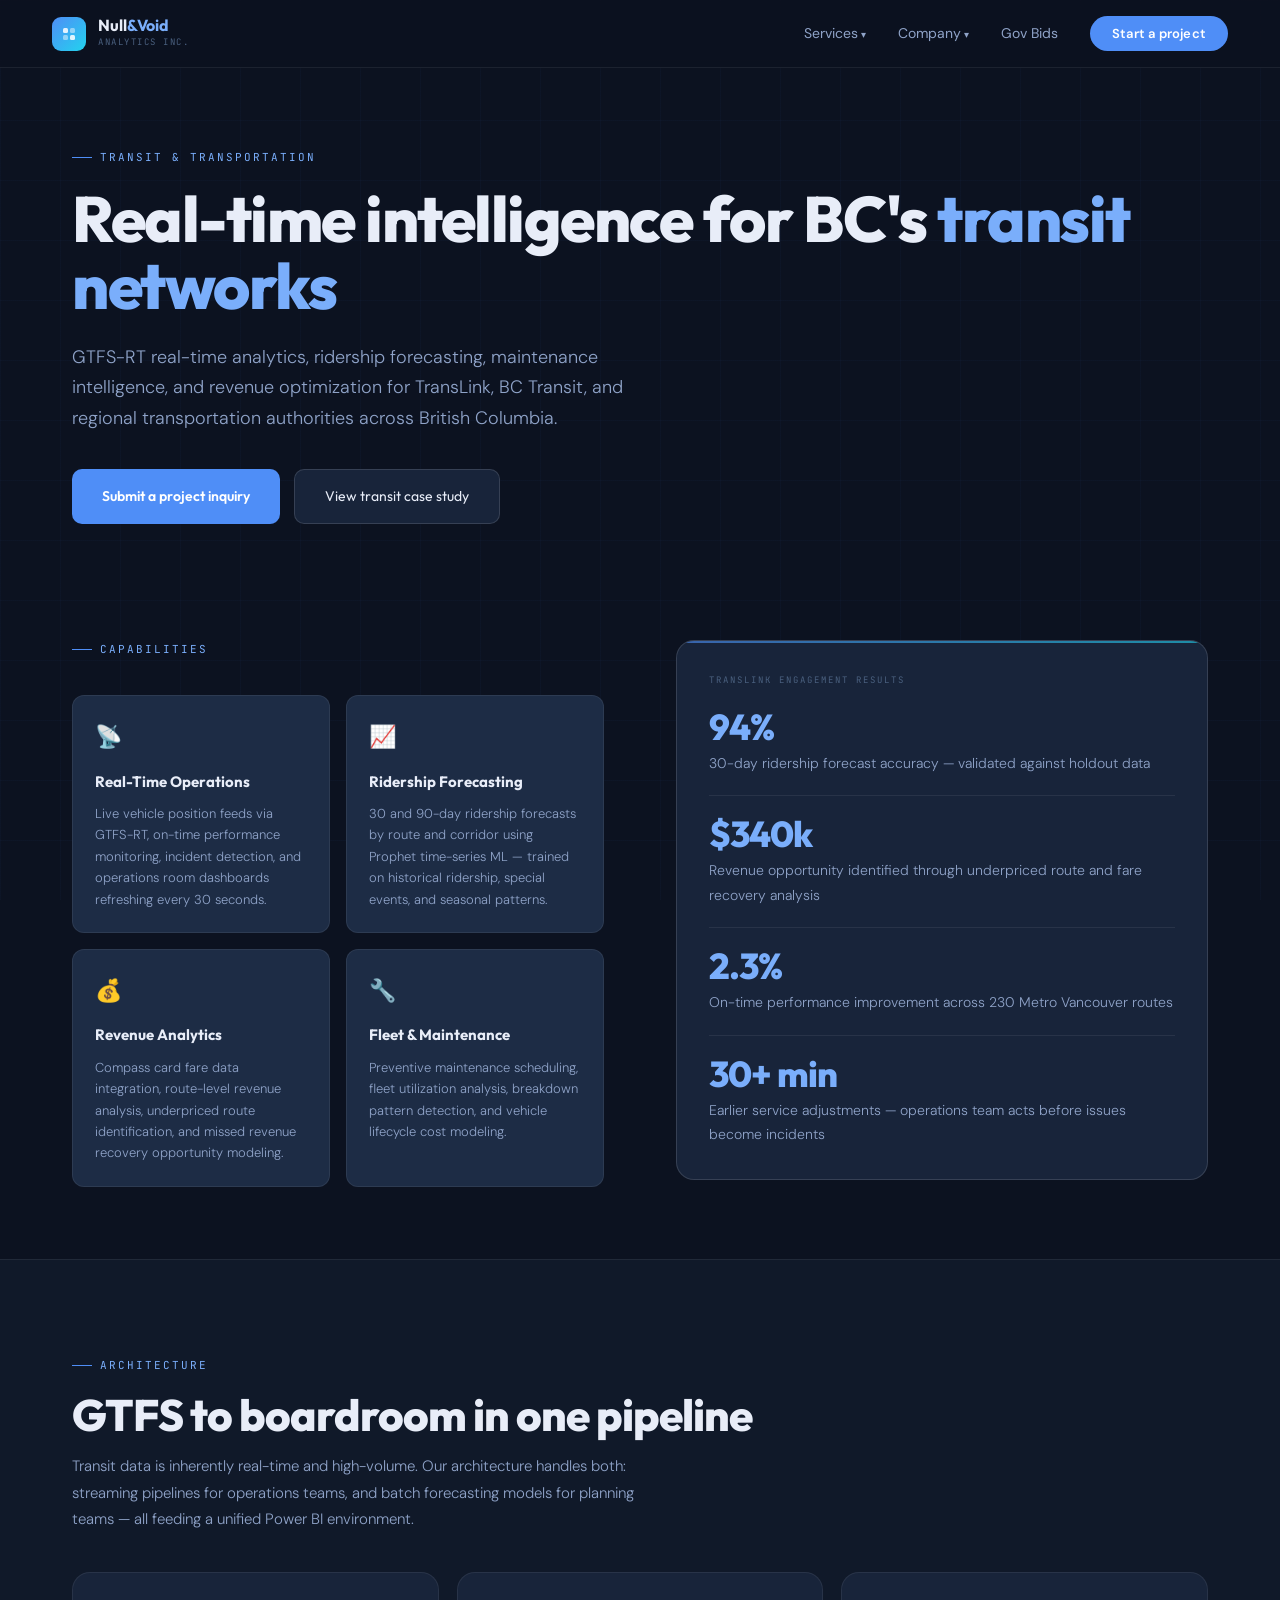
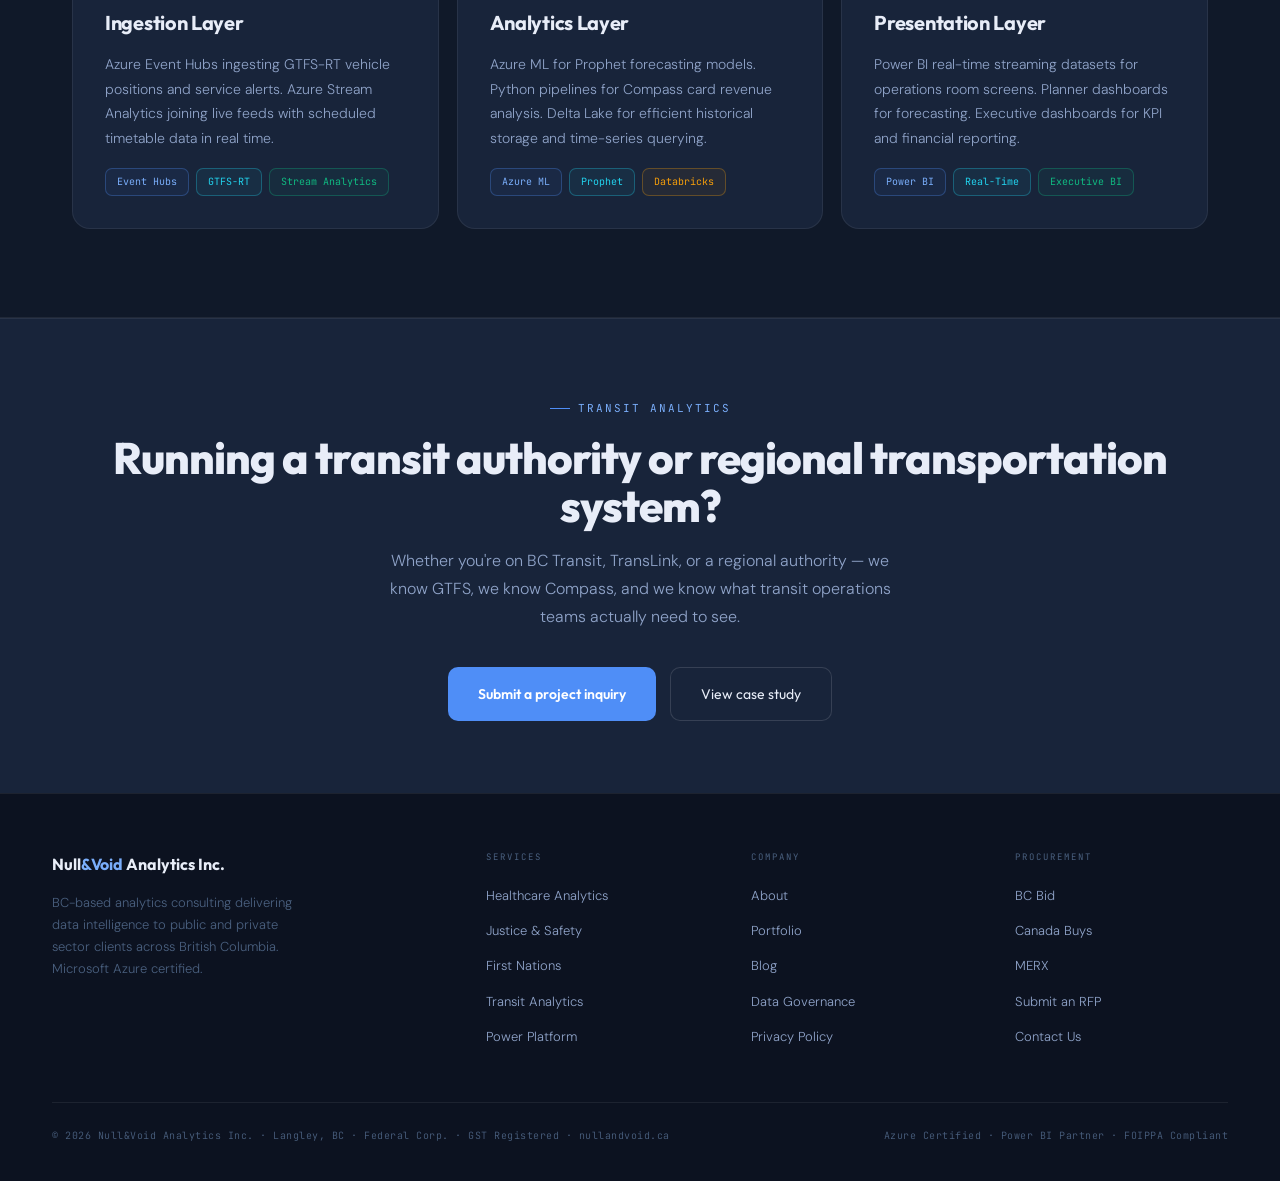
<file: transit.html>
<!DOCTYPE html>
<html lang="en">
<head>
<meta charset="UTF-8">
<meta name="viewport" content="width=device-width, initial-scale=1.0">
<meta name="description" content="GTFS-RT real-time analytics, ridership forecasting, and revenue optimization for BC transit authorities.">
<title>Transit Analytics | Null&amp;Void Analytics Inc.</title>
<link rel="preconnect" href="https://fonts.googleapis.com"><link href="https://fonts.googleapis.com/css2?family=Outfit:wght@300;400;500;600;700;800;900&family=DM+Sans:wght@300;400;500&family=JetBrains+Mono:wght@400;500&display=swap" rel="stylesheet">
<style>

*,*::before,*::after{box-sizing:border-box;margin:0;padding:0;}
:root{
  --navy:#0c1220;--navy2:#101929;--navy3:#141f32;
  --card:#18243a;--card2:#1d2c45;
  --border:rgba(255,255,255,0.07);--border2:rgba(255,255,255,0.13);
  --blue:#4f8ef7;--blue-light:#7aaefb;--blue-glow:rgba(79,142,247,0.14);
  --cyan:#22d3ee;--emerald:#10b981;--amber:#f59e0b;--red:#f87171;--purple:#a78bfa;
  --text:#e8edf8;--text2:#8fa3c8;--text3:#4a607f;
  --mono:'JetBrains Mono',monospace;
  --display:'Outfit',sans-serif;
  --body:'DM Sans',sans-serif;
}
html{scroll-behavior:smooth;}
body{background:var(--navy);color:var(--text);font-family:var(--body);font-size:15px;line-height:1.75;overflow-x:hidden;}
body::before{content:'';position:fixed;inset:0;background-image:linear-gradient(rgba(79,142,247,0.03) 1px,transparent 1px),linear-gradient(90deg,rgba(79,142,247,0.03) 1px,transparent 1px);background-size:60px 60px;pointer-events:none;z-index:0;}

/* NAV */
nav{position:fixed;top:0;left:0;right:0;z-index:200;height:68px;display:flex;align-items:center;padding:0 52px;justify-content:space-between;background:rgba(12,18,32,0.92);backdrop-filter:blur(24px);border-bottom:1px solid var(--border);}
.logo{display:flex;align-items:center;gap:12px;text-decoration:none;}
.logo-icon{width:34px;height:34px;border-radius:9px;background:linear-gradient(135deg,var(--blue),var(--cyan));display:grid;place-items:center;flex-shrink:0;}
.logo-name{font-family:var(--display);font-size:16px;font-weight:700;color:var(--text);line-height:1;}
.logo-name span{color:var(--blue-light);}
.logo-sub{font-family:var(--mono);font-size:9px;color:var(--text3);letter-spacing:1.5px;text-transform:uppercase;margin-top:2px;}
nav ul{list-style:none;display:flex;align-items:center;gap:32px;}
nav ul a{color:var(--text2);text-decoration:none;font-size:14px;font-weight:400;transition:color 0.2s;}
nav ul a:hover{color:var(--text);}
.nav-dropdown{position:relative;}
.nav-dropdown > a::after{content:' ▾';font-size:10px;}
.nav-dropdown-menu{display:none;position:absolute;top:100%;left:0;background:var(--card);border:1px solid var(--border2);border-radius:12px;padding:8px;min-width:220px;margin-top:8px;box-shadow:0 20px 60px rgba(0,0,0,0.4);}
.nav-dropdown:hover .nav-dropdown-menu{display:flex;flex-direction:column;gap:2px;}
.nav-dropdown-menu a{display:block;padding:9px 14px;color:var(--text2);text-decoration:none;font-size:13px;border-radius:8px;transition:all 0.15s;white-space:nowrap;}
.nav-dropdown-menu a:hover{background:var(--blue-glow);color:var(--blue-light);}
.nav-pill{background:var(--blue)!important;color:#fff!important;padding:9px 22px;border-radius:100px;font-weight:600!important;font-size:13px!important;transition:all 0.2s!important;letter-spacing:0.2px;}
.nav-pill:hover{transform:translateY(-1px);box-shadow:0 6px 24px rgba(79,142,247,0.4)!important;}

/* FOOTER */
footer{background:var(--navy);border-top:1px solid var(--border);padding:56px 52px 36px;position:relative;z-index:1;}
.footer-inner{max-width:1240px;margin:0 auto;}
.footer-grid{display:grid;grid-template-columns:1.8fr 1fr 1fr 1fr;gap:52px;margin-bottom:44px;}
.footer-logo-name{font-family:var(--display);font-size:16px;font-weight:700;color:var(--text);}
.footer-logo-name span{color:var(--blue-light);}
.footer-brand p{color:var(--text3);font-size:13px;line-height:1.7;font-weight:300;margin-top:14px;max-width:240px;}
.footer-col h5{font-family:var(--mono);font-size:9px;font-weight:400;letter-spacing:2px;text-transform:uppercase;color:var(--text3);margin-bottom:16px;}
.footer-col ul{list-style:none;}
.footer-col ul li{margin-bottom:9px;}
.footer-col ul li a{color:var(--text2);text-decoration:none;font-size:13px;font-weight:300;transition:color 0.2s;}
.footer-col ul li a:hover{color:var(--text);}
.footer-bottom{display:flex;justify-content:space-between;align-items:center;padding-top:24px;border-top:1px solid var(--border);font-size:12px;color:var(--text3);font-weight:300;}
.footer-bottom span{font-family:var(--mono);font-size:10px;letter-spacing:0.5px;}

/* COMMON COMPONENTS */
.section-wrap{max-width:1240px;margin:0 auto;padding:88px 52px;}
.page-hero{padding:140px 52px 72px;max-width:1240px;margin:0 auto;position:relative;z-index:1;}
.ph-kicker{display:inline-flex;align-items:center;gap:8px;font-family:var(--mono);font-size:11px;color:var(--blue-light);letter-spacing:2px;text-transform:uppercase;margin-bottom:18px;}
.ph-kicker::before{content:'';width:20px;height:1px;background:var(--blue);}
h1{font-family:var(--display);font-size:clamp(38px,5vw,64px);font-weight:800;line-height:1.05;letter-spacing:-1.5px;margin-bottom:22px;color:var(--text);}
h1 em{font-style:normal;color:var(--blue-light);}
h2{font-family:var(--display);font-size:clamp(28px,3.5vw,44px);font-weight:800;letter-spacing:-1px;line-height:1.1;color:var(--text);}
h3{font-family:var(--display);font-size:20px;font-weight:700;letter-spacing:-0.3px;color:var(--text);}
h4{font-family:var(--display);font-size:15px;font-weight:700;color:var(--text);}
p{color:var(--text2);line-height:1.75;font-weight:300;}
.lead{font-size:18px;color:var(--text2);line-height:1.7;font-weight:300;max-width:620px;}
.sec-kicker{display:inline-flex;align-items:center;gap:8px;font-family:var(--mono);font-size:11px;color:var(--blue-light);letter-spacing:2px;text-transform:uppercase;margin-bottom:16px;}
.sec-kicker::before{content:'';width:20px;height:1px;background:var(--blue);}
.card{background:var(--card);border:1px solid var(--border);border-radius:18px;padding:32px;transition:all 0.25s;}
.card:hover{border-color:var(--border2);transform:translateY(-3px);box-shadow:0 16px 48px rgba(0,0,0,0.25);}
.card h3{margin-bottom:12px;}
.card p{font-size:14px;margin-bottom:0;}
.card-grid-3{display:grid;grid-template-columns:repeat(3,1fr);gap:18px;}
.card-grid-2{display:grid;grid-template-columns:repeat(2,1fr);gap:18px;}
.tag-row{display:flex;flex-wrap:wrap;gap:7px;margin-top:18px;}
.tag{font-family:var(--mono);font-size:10px;padding:4px 11px;border-radius:7px;border:1px solid var(--border2);color:var(--text3);}
.tag.blue{border-color:rgba(79,142,247,0.3);color:var(--blue-light);background:rgba(79,142,247,0.06);}
.tag.cyan{border-color:rgba(34,211,238,0.3);color:var(--cyan);background:rgba(34,211,238,0.06);}
.tag.green{border-color:rgba(16,185,129,0.3);color:var(--emerald);background:rgba(16,185,129,0.06);}
.tag.amber{border-color:rgba(245,158,11,0.3);color:var(--amber);background:rgba(245,158,11,0.06);}
.btn-pri{background:var(--blue);color:#fff;padding:14px 30px;border-radius:10px;font-weight:600;font-size:14px;text-decoration:none;display:inline-flex;align-items:center;gap:9px;transition:all 0.22s;font-family:var(--display);border:none;cursor:pointer;}
.btn-pri:hover{transform:translateY(-2px);box-shadow:0 8px 32px rgba(79,142,247,0.38);}
.btn-sec{background:var(--card);color:var(--text);padding:14px 30px;border-radius:10px;font-weight:400;font-size:14px;text-decoration:none;display:inline-flex;align-items:center;gap:9px;border:1px solid var(--border2);transition:all 0.22s;font-family:var(--display);}
.btn-sec:hover{background:var(--card2);border-color:rgba(255,255,255,0.2);transform:translateY(-2px);}
.callout{border-radius:14px;padding:22px;margin:24px 0;display:flex;gap:14px;align-items:flex-start;}
.callout.blue{background:var(--blue-glow);border:1px solid rgba(79,142,247,0.2);}
.callout.green{background:rgba(16,185,129,0.07);border:1px solid rgba(16,185,129,0.2);}
.callout.amber{background:rgba(245,158,11,0.07);border:1px solid rgba(245,158,11,0.2);}
.callout-icon{font-size:20px;flex-shrink:0;}
.callout h4{font-size:13px;text-transform:uppercase;letter-spacing:0.5px;margin-bottom:6px;}
.callout.blue h4{color:var(--blue-light);}
.callout.green h4{color:var(--emerald);}
.callout.amber h4{color:var(--amber);}
.callout p{font-size:14px;margin-bottom:0;}
.stat-grid{display:grid;grid-template-columns:repeat(4,1fr);gap:18px;margin:40px 0;}
.stat-card{background:var(--card);border:1px solid var(--border);border-radius:14px;padding:24px;text-align:center;}
.stat-num{font-family:var(--display);font-size:36px;font-weight:800;letter-spacing:-1px;color:var(--blue-light);line-height:1;margin-bottom:8px;}
.stat-label{font-size:13px;color:var(--text3);}
.divider{height:1px;background:var(--border);margin:56px 0;}
.cta-band{background:var(--card);border-top:1px solid var(--border);padding:72px 52px;text-align:center;position:relative;z-index:1;}
.cta-band h2{margin-bottom:16px;}
.cta-band p{max-width:520px;margin:0 auto 36px;font-size:16px;}
.cta-buttons{display:flex;gap:14px;justify-content:center;flex-wrap:wrap;}
.reveal{opacity:0;transform:translateY(20px);transition:opacity 0.6s ease,transform 0.6s ease;}
.reveal.in{opacity:1;transform:none;}
.two-col{display:grid;grid-template-columns:1fr 1fr;gap:64px;align-items:start;}
.process-steps{display:flex;flex-direction:column;gap:0;border-left:2px solid var(--border);padding-left:0;margin:32px 0;}
.step{display:flex;gap:24px;padding:0 0 32px 32px;position:relative;}
.step:last-child{padding-bottom:0;}
.step::before{content:'';position:absolute;left:-7px;top:4px;width:12px;height:12px;border-radius:50%;background:var(--blue);border:2px solid var(--navy);}
.step-num{font-family:var(--mono);font-size:9px;color:var(--text3);letter-spacing:2px;text-transform:uppercase;margin-bottom:6px;display:block;}
.step h4{margin-bottom:8px;}
.step p{font-size:14px;}
@media(max-width:1024px){.footer-grid{grid-template-columns:1fr 1fr;gap:36px;}.card-grid-3{grid-template-columns:repeat(2,1fr);}.stat-grid{grid-template-columns:repeat(2,1fr);}.two-col{grid-template-columns:1fr;gap:40px;}}
@media(max-width:768px){nav{padding:0 20px;}nav ul{display:none;}.page-hero,.section-wrap{padding-left:20px;padding-right:20px;}.card-grid-3,.card-grid-2{grid-template-columns:1fr;}footer{padding:40px 20px 24px;}.footer-grid{grid-template-columns:1fr;gap:28px;}.cta-band{padding:52px 20px;}}


.page-hero{padding:140px 52px 72px;max-width:1240px;margin:0 auto;position:relative;z-index:1;}
.hero-two{display:grid;grid-template-columns:1fr 1fr;gap:72px;align-items:start;margin-top:60px;}
.proof-box{background:var(--card);border:1px solid var(--border2);border-radius:18px;padding:32px;position:relative;overflow:hidden;}
.proof-box::before{content:'';position:absolute;top:0;left:0;right:0;height:2px;background:linear-gradient(90deg,var(--blue),var(--cyan));opacity:0.6;}
.proof-stat{margin-bottom:20px;padding-bottom:20px;border-bottom:1px solid var(--border);}
.proof-stat:last-child{margin-bottom:0;padding-bottom:0;border-bottom:none;}
.proof-num{font-family:var(--display);font-size:36px;font-weight:800;letter-spacing:-1px;color:var(--blue-light);line-height:1;margin-bottom:6px;}
.proof-label{font-size:14px;color:var(--text2);font-weight:300;}
.proof-source{font-family:var(--mono);font-size:10px;color:var(--text3);letter-spacing:1px;margin-top:4px;}
.approach-grid{display:grid;grid-template-columns:1fr 1fr;gap:16px;}
.approach-card{background:var(--card2);border:1px solid var(--border);border-radius:12px;padding:22px;}
.approach-icon{font-size:22px;margin-bottom:12px;display:block;}
.approach-card h4{margin-bottom:8px;}
.approach-card p{font-size:13px;line-height:1.65;}
.compliance-strip{background:var(--card);border:1px solid var(--border);border-radius:14px;padding:24px;margin:32px 0;}
.compliance-strip h4{font-family:var(--mono);font-size:10px;letter-spacing:2px;text-transform:uppercase;color:var(--text3);margin-bottom:16px;}
.compliance-badges{display:flex;flex-wrap:wrap;gap:10px;}
.cbadge{display:inline-flex;align-items:center;gap:7px;padding:8px 14px;border-radius:100px;font-size:12px;font-weight:600;border:1px solid;}
.cbadge.g{background:rgba(16,185,129,0.08);border-color:rgba(16,185,129,0.2);color:var(--emerald);}
.cbadge.b{background:rgba(79,142,247,0.08);border-color:rgba(79,142,247,0.2);color:var(--blue-light);}
.cbadge.a{background:rgba(245,158,11,0.08);border-color:rgba(245,158,11,0.2);color:var(--amber);}
@media(max-width:1024px){.hero-two{grid-template-columns:1fr;gap:40px;}.approach-grid{grid-template-columns:1fr;}}
@media(max-width:768px){.page-hero{padding:110px 20px 52px;}}

</style>
</head>
<body>
<nav>
  <a href="index.html" class="logo">
    <div class="logo-icon"><svg width="16" height="16" viewBox="0 0 16 16" fill="none"><rect x="2" y="2" width="5" height="5" rx="1.5" fill="rgba(255,255,255,0.85)"/><rect x="9" y="2" width="5" height="5" rx="1.5" fill="rgba(255,255,255,0.45)"/><rect x="2" y="9" width="5" height="5" rx="1.5" fill="rgba(255,255,255,0.45)"/><rect x="9" y="9" width="5" height="5" rx="1.5" fill="rgba(255,255,255,0.85)"/></svg></div>
    <div><div class="logo-name">Null<span>&amp;Void</span></div><div class="logo-sub">Analytics Inc.</div></div>
  </a>
  <ul>
    <li class="nav-dropdown"><a href="index.html#services">Services</a>
      <div class="nav-dropdown-menu">
        <a href="healthcare.html">🏥 Healthcare Analytics</a>
        <a href="justice.html">⚖️ Justice &amp; Safety</a>
        <a href="first-nations.html">🦅 First Nations</a>
        <a href="transit.html">🚇 Transit Analytics</a>
        <a href="power-platform.html">⚡ Power Platform</a>
      </div>
    </li>
    <li class="nav-dropdown"><a href="about.html">Company</a>
      <div class="nav-dropdown-menu">
        <a href="about.html">About Us</a>
        <a href="portfolio.html">Portfolio</a>
        <a href="blog.html">Blog</a>
        <a href="data-governance.html">Data Governance</a>
        <a href="privacy-policy.html">Privacy Policy</a>
      </div>
    </li>
    <li><a href="index.html#government">Gov Bids</a></li>
    <li><a href="mailto:hello@nullandvoid.ca" class="nav-pill">Start a project</a></li>
  </ul>
</nav>

<div class="page-hero">
  <div class="ph-kicker">Transit &amp; Transportation</div>
  <h1>Real-time intelligence for BC's <em>transit networks</em></h1>
  <p class="lead">GTFS-RT real-time analytics, ridership forecasting, maintenance intelligence, and revenue optimization for TransLink, BC Transit, and regional transportation authorities across British Columbia.</p>
  <div style="display:flex;gap:14px;margin-top:36px;flex-wrap:wrap;">
    <a href="mailto:rfp@nullandvoid.ca" class="btn-pri">Submit a project inquiry</a>
    <a href="portfolio.html#transit" class="btn-sec">View transit case study</a>
  </div>
  <div class="hero-two">
    <div>
      <div class="sec-kicker" style="margin-top:56px;">Capabilities</div>
      <div class="approach-grid" style="margin-top:20px;">
        <div class="approach-card"><span class="approach-icon">📡</span><h4>Real-Time Operations</h4><p>Live vehicle position feeds via GTFS-RT, on-time performance monitoring, incident detection, and operations room dashboards refreshing every 30 seconds.</p></div>
        <div class="approach-card"><span class="approach-icon">📈</span><h4>Ridership Forecasting</h4><p>30 and 90-day ridership forecasts by route and corridor using Prophet time-series ML — trained on historical ridership, special events, and seasonal patterns.</p></div>
        <div class="approach-card"><span class="approach-icon">💰</span><h4>Revenue Analytics</h4><p>Compass card fare data integration, route-level revenue analysis, underpriced route identification, and missed revenue recovery opportunity modeling.</p></div>
        <div class="approach-card"><span class="approach-icon">🔧</span><h4>Fleet &amp; Maintenance</h4><p>Preventive maintenance scheduling, fleet utilization analysis, breakdown pattern detection, and vehicle lifecycle cost modeling.</p></div>
      </div>
    </div>
    <div>
      <div class="proof-box" style="margin-top:56px;">
        <div style="font-family:var(--mono);font-size:9px;color:var(--text3);letter-spacing:2px;text-transform:uppercase;margin-bottom:20px;">TransLink engagement results</div>
        <div class="proof-stat"><div class="proof-num">94%</div><div class="proof-label">30-day ridership forecast accuracy — validated against holdout data</div></div>
        <div class="proof-stat"><div class="proof-num">$340k</div><div class="proof-label">Revenue opportunity identified through underpriced route and fare recovery analysis</div></div>
        <div class="proof-stat"><div class="proof-num">2.3%</div><div class="proof-label">On-time performance improvement across 230 Metro Vancouver routes</div></div>
        <div class="proof-stat"><div class="proof-num">30+ min</div><div class="proof-label">Earlier service adjustments — operations team acts before issues become incidents</div></div>
      </div>
    </div>
  </div>
</div>

<section style="background:var(--navy2);border-top:1px solid var(--border);border-bottom:1px solid var(--border);">
<div class="section-wrap reveal">
  <div class="sec-kicker">Architecture</div>
  <h2>GTFS to boardroom in one pipeline</h2>
  <p style="margin-top:14px;max-width:600px;">Transit data is inherently real-time and high-volume. Our architecture handles both: streaming pipelines for operations teams, and batch forecasting models for planning teams — all feeding a unified Power BI environment.</p>
  <div class="card-grid-3" style="margin-top:40px;">
    <div class="card"><h3>Ingestion Layer</h3><p>Azure Event Hubs ingesting GTFS-RT vehicle positions and service alerts. Azure Stream Analytics joining live feeds with scheduled timetable data in real time.</p><div class="tag-row"><span class="tag blue">Event Hubs</span><span class="tag cyan">GTFS-RT</span><span class="tag green">Stream Analytics</span></div></div>
    <div class="card"><h3>Analytics Layer</h3><p>Azure ML for Prophet forecasting models. Python pipelines for Compass card revenue analysis. Delta Lake for efficient historical storage and time-series querying.</p><div class="tag-row"><span class="tag blue">Azure ML</span><span class="tag cyan">Prophet</span><span class="tag amber">Databricks</span></div></div>
    <div class="card"><h3>Presentation Layer</h3><p>Power BI real-time streaming datasets for operations room screens. Planner dashboards for forecasting. Executive dashboards for KPI and financial reporting.</p><div class="tag-row"><span class="tag blue">Power BI</span><span class="tag cyan">Real-Time</span><span class="tag green">Executive BI</span></div></div>
  </div>
</div>
</section>

<section class="cta-band reveal">
  <div class="sec-kicker" style="justify-content:center;">Transit analytics</div>
  <h2>Running a transit authority or regional transportation system?</h2>
  <p>Whether you're on BC Transit, TransLink, or a regional authority — we know GTFS, we know Compass, and we know what transit operations teams actually need to see.</p>
  <div class="cta-buttons">
    <a href="mailto:rfp@nullandvoid.ca" class="btn-pri">Submit a project inquiry</a>
    <a href="portfolio.html" class="btn-sec">View case study</a>
  </div>
</section>

<footer>
<div class="footer-inner">
  <div class="footer-grid">
    <div class="footer-brand">
      <div class="footer-logo-name">Null<span>&amp;Void</span> Analytics Inc.</div>
      <p>BC-based analytics consulting delivering data intelligence to public and private sector clients across British Columbia. Microsoft Azure certified.</p>
    </div>
    <div class="footer-col"><h5>Services</h5><ul>
      <li><a href="healthcare.html">Healthcare Analytics</a></li>
      <li><a href="justice.html">Justice &amp; Safety</a></li>
      <li><a href="first-nations.html">First Nations</a></li>
      <li><a href="transit.html">Transit Analytics</a></li>
      <li><a href="power-platform.html">Power Platform</a></li>
    </ul></div>
    <div class="footer-col"><h5>Company</h5><ul>
      <li><a href="about.html">About</a></li>
      <li><a href="portfolio.html">Portfolio</a></li>
      <li><a href="blog.html">Blog</a></li>
      <li><a href="data-governance.html">Data Governance</a></li>
      <li><a href="privacy-policy.html">Privacy Policy</a></li>
    </ul></div>
    <div class="footer-col"><h5>Procurement</h5><ul>
      <li><a href="https://bcbid.gov.bc.ca" target="_blank">BC Bid</a></li>
      <li><a href="https://canadabuys.canada.ca" target="_blank">Canada Buys</a></li>
      <li><a href="https://merx.com" target="_blank">MERX</a></li>
      <li><a href="mailto:rfp@nullandvoid.ca">Submit an RFP</a></li>
      <li><a href="mailto:hello@nullandvoid.ca">Contact Us</a></li>
    </ul></div>
  </div>
  <div class="footer-bottom">
    <span>© 2026 Null&amp;Void Analytics Inc. · Langley, BC · Federal Corp. · GST Registered · nullandvoid.ca</span>
    <span>Azure Certified · Power BI Partner · FOIPPA Compliant</span>
  </div>
</div>
</footer>
<script>
var obs=new IntersectionObserver(function(e){e.forEach(function(e){if(e.isIntersecting)e.target.classList.add('in')})},{threshold:0.08});
document.querySelectorAll('.reveal').forEach(function(el){obs.observe(el);});
</script>
</body>
</html>
</file>
